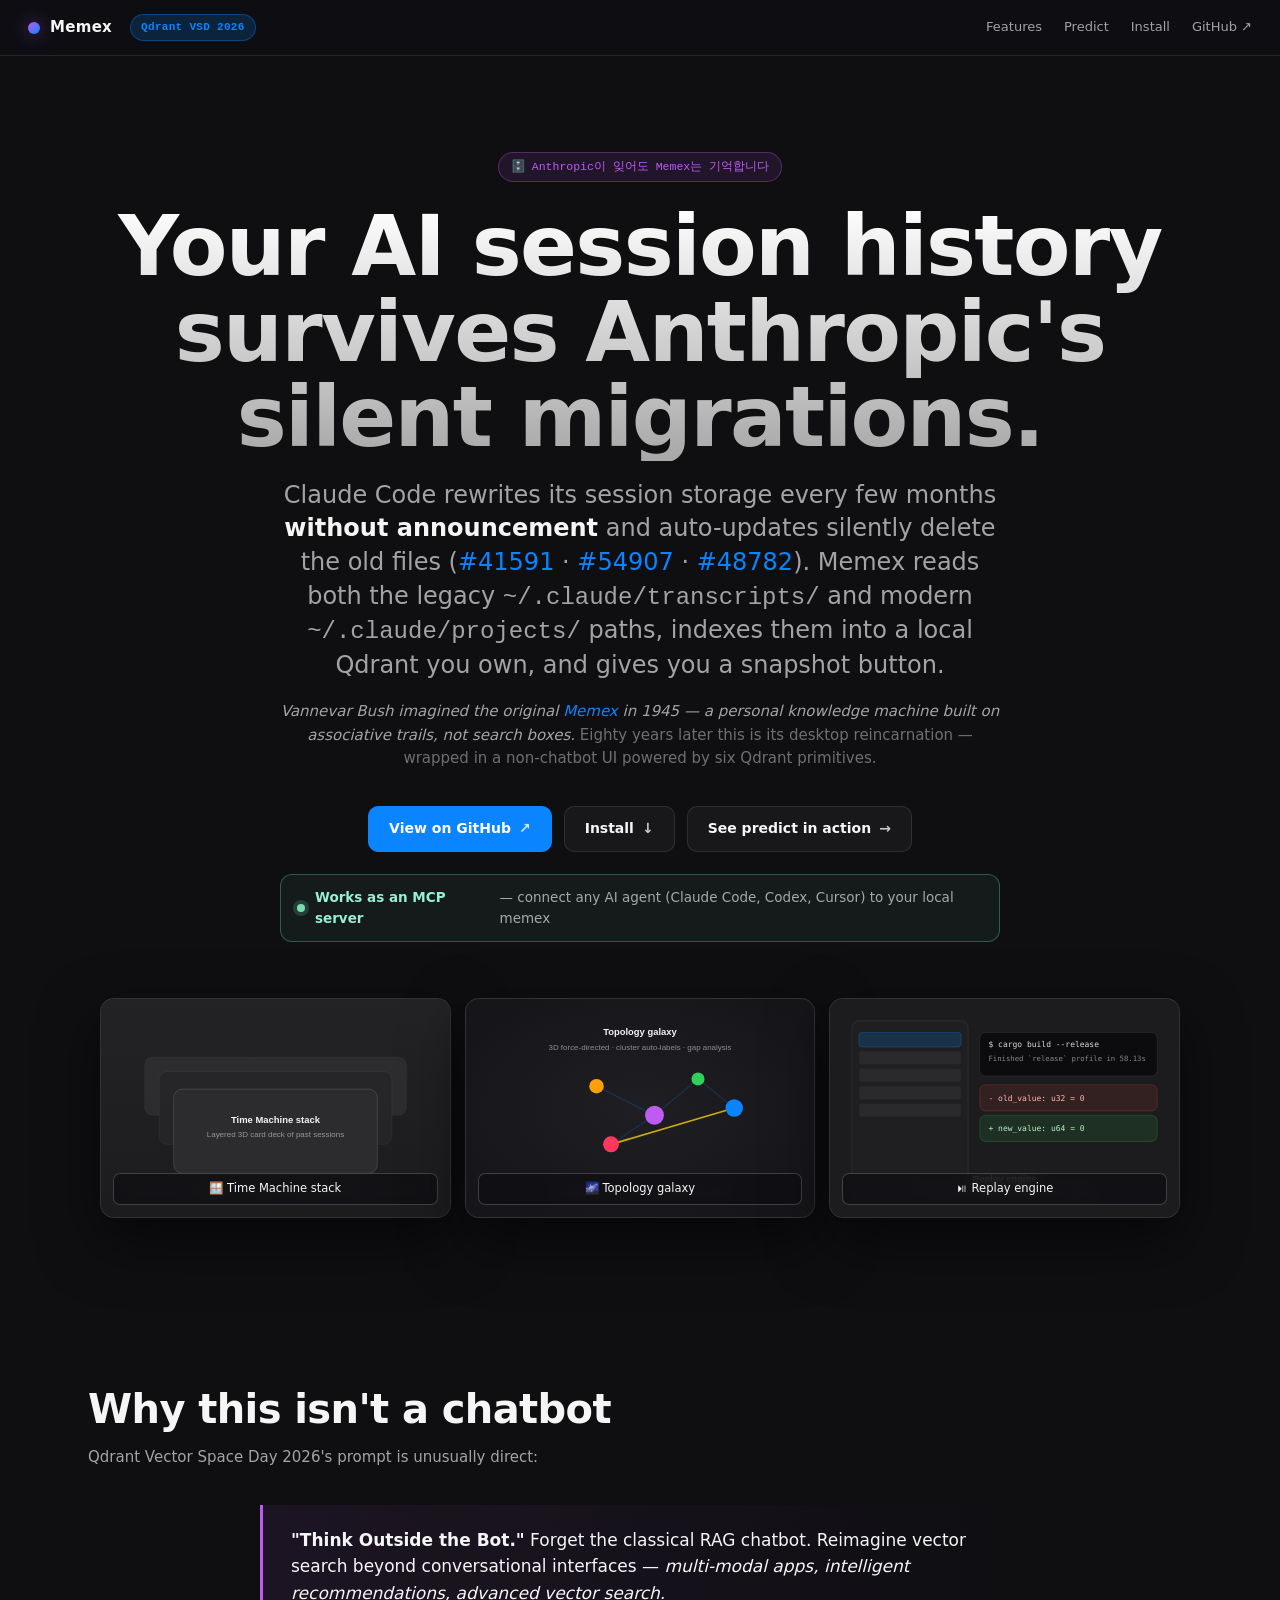
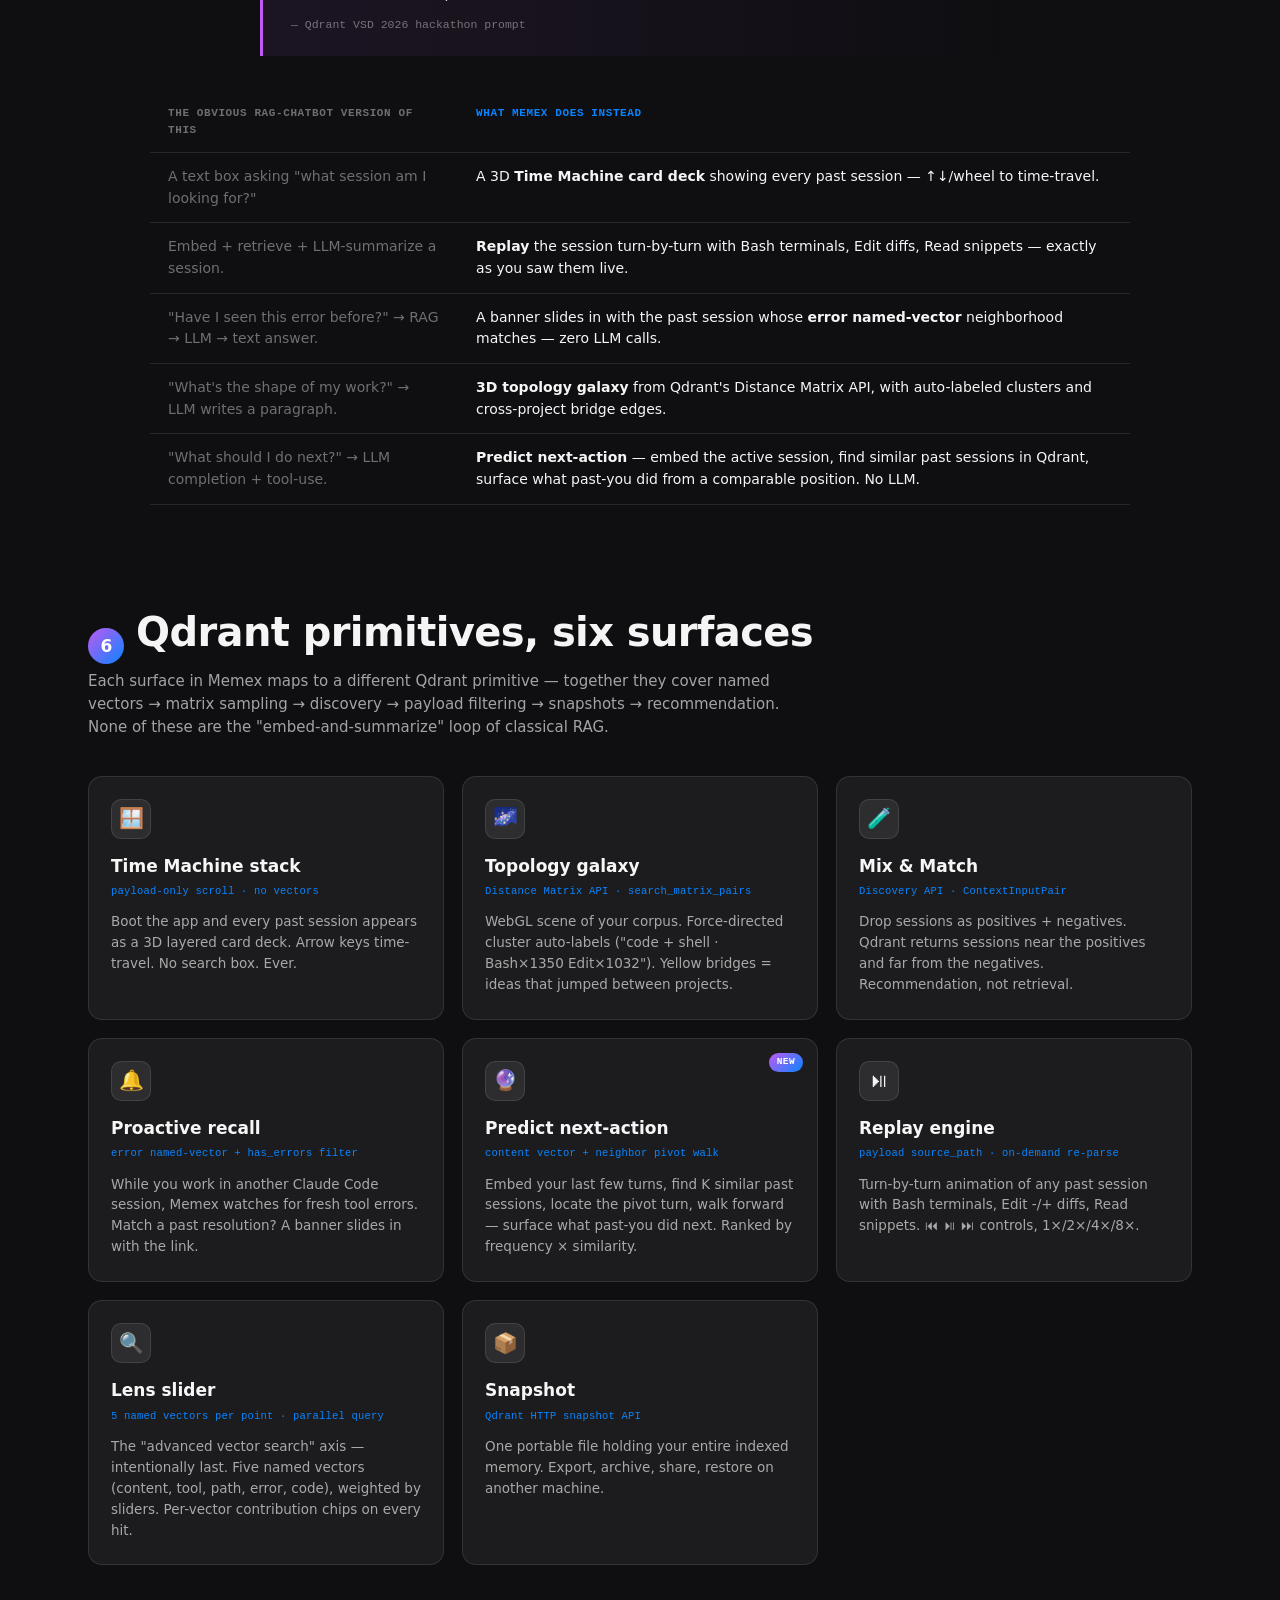
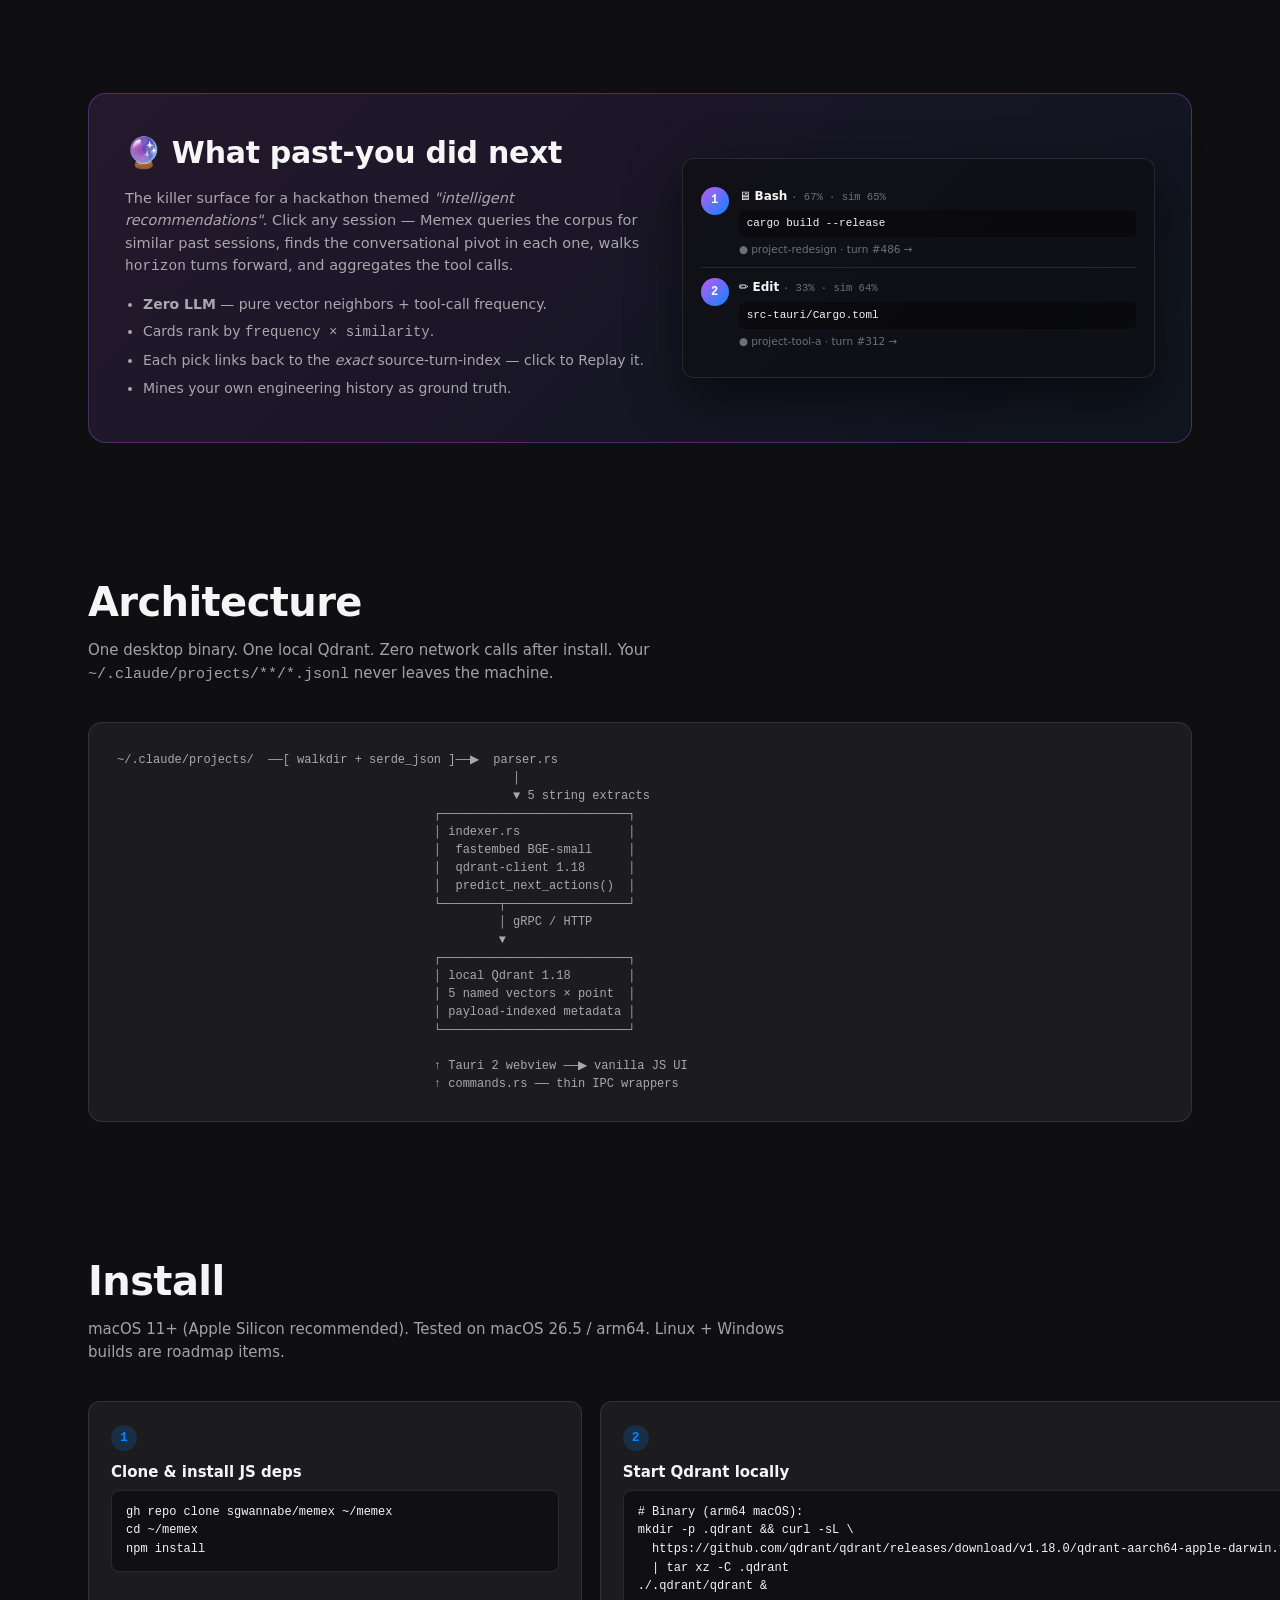
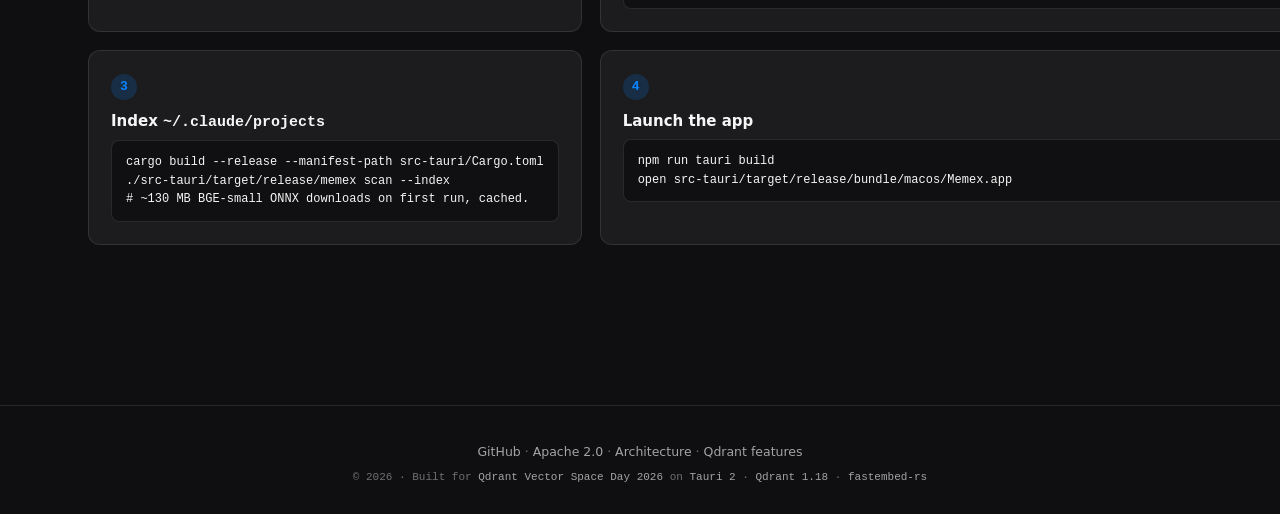
<file: index.html>
<!doctype html>
<html lang="en">
<head>
  <meta charset="UTF-8" />
  <meta name="viewport" content="width=device-width, initial-scale=1.0" />
  <title>Memex — Your AI session history as a navigable spatial memory</title>
  <meta name="description" content="Time Machine for ~/.claude/projects. Six Qdrant primitives wired into one non-chatbot UI. Built for Qdrant Vector Space Day 2026." />
  <meta property="og:title" content="Memex — non-chatbot UI for AI session history" />
  <meta property="og:description" content="Six Qdrant primitives. Zero LLM at runtime. Built for VSD 2026." />
  <meta property="og:type" content="website" />
  <meta property="og:url" content="https://sgwannabe.github.io/memex/" />
  <link rel="icon" type="image/svg+xml" href="docs/img/topology.svg" />
  <style>
    :root {
      --bg-0: #0f0f12;
      --bg-1: #16161a;
      --bg-2: #1c1c1e;
      --bg-3: #232325;
      --bg-glass: rgba(255, 255, 255, 0.04);
      --bg-glass-hi: rgba(255, 255, 255, 0.08);
      --border: rgba(255, 255, 255, 0.10);
      --border-strong: rgba(255, 255, 255, 0.20);
      --fg: rgba(255, 255, 255, 0.96);
      --fg-2: rgba(255, 255, 255, 0.62);
      --fg-3: rgba(255, 255, 255, 0.40);
      --accent: #0a84ff;
      --accent-soft: rgba(10, 132, 255, 0.18);
      --magenta: #bf5af2;
      --green: #30d158;
      --yellow: #ffd60a;
      --red: #ff453a;
      --sans: -apple-system, BlinkMacSystemFont, "SF Pro Display", "SF Pro Text", "Pretendard Variable", "Inter", system-ui, sans-serif;
      --mono: "SF Mono", "JetBrains Mono", ui-monospace, monospace;
      color-scheme: dark;
    }
    * { box-sizing: border-box; }
    html, body {
      margin: 0; padding: 0;
      background: var(--bg-0);
      color: var(--fg);
      font-family: var(--sans);
      -webkit-font-smoothing: antialiased;
      line-height: 1.55;
    }
    a { color: var(--accent); text-decoration: none; }
    a:hover { text-decoration: underline; }
    code, pre { font-family: var(--mono); }

    /* --- ambient background ---------------------------------------- */
    body::before {
      content: "";
      position: fixed; inset: 0; pointer-events: none; z-index: -1;
      background:
        radial-gradient(ellipse 80% 60% at 50% -10%, rgba(10, 132, 255, 0.22), transparent 60%),
        radial-gradient(ellipse 60% 50% at 100% 20%, rgba(191, 90, 242, 0.16), transparent 60%),
        radial-gradient(ellipse 60% 60% at 0% 70%, rgba(48, 209, 88, 0.10), transparent 60%);
    }

    /* --- nav -------------------------------------------------------- */
    nav.top {
      position: sticky; top: 0; z-index: 50;
      display: flex; align-items: center; justify-content: space-between;
      padding: 14px 28px;
      background: rgba(15, 15, 18, 0.72);
      backdrop-filter: saturate(160%) blur(14px);
      border-bottom: 1px solid var(--border);
    }
    nav.top .brand {
      display: flex; align-items: center; gap: 10px;
      font-weight: 700; letter-spacing: 0.3px; font-size: 15px;
    }
    nav.top .brand-dot {
      width: 12px; height: 12px; border-radius: 50%;
      background: linear-gradient(135deg, var(--magenta) 0%, var(--accent) 100%);
      box-shadow: 0 0 18px rgba(191, 90, 242, 0.55);
    }
    nav.top .links { display: flex; gap: 22px; font-size: 13px; color: var(--fg-2); }
    nav.top .links a { color: var(--fg-2); }
    nav.top .links a:hover { color: var(--fg); text-decoration: none; }
    nav.top .badge {
      display: inline-flex; align-items: center; gap: 6px;
      font-family: var(--mono); font-size: 11px;
      padding: 4px 10px; border-radius: 999px;
      background: var(--accent-soft); color: var(--accent);
      border: 1px solid rgba(10, 132, 255, 0.35);
    }

    /* --- container -------------------------------------------------- */
    .wrap { max-width: 1160px; margin: 0 auto; padding: 0 28px; }

    /* --- hero ------------------------------------------------------- */
    section.hero {
      padding: 96px 0 64px;
      text-align: center;
    }
    .hero .eyebrow {
      display: inline-flex; align-items: center; gap: 6px;
      font-family: var(--mono); font-size: 11.5px;
      color: var(--magenta);
      padding: 5px 12px; border-radius: 999px;
      background: rgba(191, 90, 242, 0.10);
      border: 1px solid rgba(191, 90, 242, 0.32);
      margin-bottom: 22px;
    }
    .hero h1 {
      font-size: clamp(40px, 8vw, 84px);
      line-height: 1.02;
      margin: 0 0 18px;
      letter-spacing: -0.02em;
      font-weight: 700;
      background: linear-gradient(180deg, #ffffff 0%, rgba(255, 255, 255, 0.6) 110%);
      -webkit-background-clip: text;
      background-clip: text;
      color: transparent;
    }
    .hero .tagline {
      font-size: clamp(18px, 2.4vw, 24px);
      color: var(--fg-2);
      max-width: 720px; margin: 0 auto 18px;
      line-height: 1.4;
    }
    .hero .lede {
      font-size: 15px; color: var(--fg-3);
      max-width: 720px; margin: 0 auto 36px;
    }
    .hero .lede em { color: var(--fg-2); font-style: italic; }
    .hero .cta {
      display: inline-flex; gap: 12px; flex-wrap: wrap; justify-content: center;
    }
    .btn {
      display: inline-flex; align-items: center; gap: 8px;
      font-family: var(--sans); font-weight: 600; font-size: 14px;
      padding: 11px 20px; border-radius: 10px;
      border: 1px solid var(--border);
      background: var(--bg-glass);
      color: var(--fg);
      text-decoration: none !important;
      cursor: pointer;
      transition: transform 80ms ease, background 160ms ease, border-color 160ms ease;
    }
    .btn:hover { background: var(--bg-glass-hi); border-color: var(--border-strong); transform: translateY(-1px); }
    .btn.primary { background: var(--accent); border-color: var(--accent); color: #fff; }
    .btn.primary:hover { background: #1a90ff; }
    .btn .arrow { font-size: 14px; opacity: 0.8; }

    /* --- MCP badge under the hero CTAs ---------------------------- */
    .mcp-badge {
      margin: 22px auto 0;
      max-width: 720px;
      text-align: left;
      border: 1px solid rgba(120, 220, 180, 0.32);
      background: rgba(120, 220, 180, 0.06);
      border-radius: 12px;
      padding: 12px 16px;
      color: var(--fg-2);
      font-size: 13.5px;
    }
    .mcp-badge[open] { background: rgba(120, 220, 180, 0.10); }
    .mcp-badge summary {
      cursor: pointer;
      list-style: none;
      display: flex; align-items: center; gap: 10px;
      font-weight: 500;
    }
    .mcp-badge summary::-webkit-details-marker { display: none; }
    .mcp-badge summary strong { color: rgb(150, 240, 210); font-weight: 600; }
    .mcp-dot {
      width: 8px; height: 8px; border-radius: 50%;
      background: rgb(120, 220, 180);
      box-shadow: 0 0 0 4px rgba(120, 220, 180, 0.18);
      flex: 0 0 8px;
    }
    .mcp-badge .mcp-cmd { margin-top: 12px; }
    .mcp-badge pre {
      background: rgba(0, 0, 0, 0.32);
      border: 1px solid var(--border);
      border-radius: 8px;
      padding: 10px 12px;
      font-size: 12.5px;
      overflow-x: auto;
      color: var(--fg);
    }
    .mcp-badge code { font-family: var(--mono, ui-monospace, SFMono-Regular, monospace); }
    .mcp-badge .mcp-tools {
      margin: 10px 0 0;
      font-size: 12.5px;
      line-height: 1.55;
      color: var(--fg-2);
    }
    .mcp-badge .mcp-tools code {
      background: rgba(255, 255, 255, 0.06);
      padding: 1px 6px;
      border-radius: 4px;
    }

    /* --- hero screenshots strip ------------------------------------ */
    .shots {
      margin: 56px auto 0;
      display: grid; grid-template-columns: repeat(3, 1fr); gap: 14px;
      max-width: 1080px;
    }
    .shots .shot {
      position: relative;
      border-radius: 14px; overflow: hidden;
      border: 1px solid var(--border);
      background: var(--bg-2);
      box-shadow: 0 22px 60px rgba(0, 0, 0, 0.55);
      transition: transform 280ms ease, border-color 280ms ease;
    }
    .shots .shot:hover { transform: translateY(-4px); border-color: var(--border-strong); }
    .shots .shot img { display: block; width: 100%; height: auto; }
    .shots .shot .cap {
      position: absolute; left: 12px; bottom: 12px; right: 12px;
      font-family: var(--sans); font-size: 11.5px; color: var(--fg);
      padding: 6px 10px; border-radius: 7px;
      background: rgba(15, 15, 18, 0.72);
      border: 1px solid var(--border-strong);
      backdrop-filter: blur(8px);
    }

    /* --- "not a chatbot" anchor ------------------------------------ */
    section.not-bot {
      padding: 96px 0 32px;
    }
    .not-bot .vsd-quote {
      max-width: 760px; margin: 0 auto 36px;
      padding: 22px 28px;
      border-left: 3px solid var(--magenta);
      background: linear-gradient(90deg, rgba(191, 90, 242, 0.08) 0%, transparent 100%);
      border-radius: 0 14px 14px 0;
      font-size: 17px; line-height: 1.55;
    }
    .not-bot .vsd-quote .src {
      display: block; margin-top: 10px;
      font-family: var(--mono); font-size: 11.5px; color: var(--fg-3);
    }
    .not-bot table.contrast {
      width: 100%; max-width: 980px; margin: 0 auto;
      border-collapse: collapse;
      font-size: 14px;
    }
    .not-bot table.contrast th,
    .not-bot table.contrast td {
      padding: 13px 18px;
      text-align: left;
      vertical-align: top;
      border-bottom: 1px solid var(--border);
    }
    .not-bot table.contrast th {
      font-family: var(--mono); font-size: 11px;
      font-weight: 700; text-transform: uppercase; letter-spacing: 0.6px;
      color: var(--fg-3);
    }
    .not-bot table.contrast th:last-child {
      color: var(--accent);
    }
    .not-bot table.contrast td:first-child { color: var(--fg-3); }
    .not-bot table.contrast td:last-child { color: var(--fg); font-weight: 500; }

    /* --- features grid --------------------------------------------- */
    section.features { padding: 64px 0; }
    section h2 {
      font-size: clamp(28px, 4vw, 40px);
      letter-spacing: -0.015em;
      margin: 0 0 6px;
      font-weight: 700;
    }
    section h2 .num {
      display: inline-flex; align-items: center; justify-content: center;
      width: 36px; height: 36px; border-radius: 50%;
      background: linear-gradient(135deg, var(--magenta) 0%, var(--accent) 100%);
      color: white; font-size: 17px; font-weight: 700;
      margin-right: 12px; vertical-align: -6px;
    }
    section .h-sub {
      font-size: 15px; color: var(--fg-2);
      margin: 0 0 36px;
      max-width: 720px;
    }
    .grid {
      display: grid; gap: 18px;
      grid-template-columns: repeat(auto-fill, minmax(320px, 1fr));
    }
    .card {
      position: relative;
      padding: 22px 22px 24px;
      background: var(--bg-2);
      border: 1px solid var(--border);
      border-radius: 14px;
      transition: transform 200ms ease, border-color 200ms ease;
    }
    .card:hover { transform: translateY(-3px); border-color: var(--border-strong); }
    .card .icon {
      display: inline-flex; align-items: center; justify-content: center;
      width: 40px; height: 40px; border-radius: 10px;
      font-size: 20px;
      background: var(--bg-glass-hi);
      border: 1px solid var(--border);
      margin-bottom: 14px;
    }
    .card h3 {
      margin: 0 0 4px; font-size: 17px; font-weight: 600;
    }
    .card .qprim {
      display: block; font-family: var(--mono); font-size: 10.5px;
      color: var(--accent); margin-bottom: 12px;
      letter-spacing: 0.2px;
    }
    .card p { margin: 0; color: var(--fg-2); font-size: 13.5px; line-height: 1.55; }
    .card .badge-new {
      position: absolute; top: 14px; right: 14px;
      font-family: var(--mono); font-size: 9.5px;
      padding: 2px 8px; border-radius: 999px;
      background: linear-gradient(135deg, var(--magenta) 0%, var(--accent) 100%);
      color: #fff; font-weight: 700;
      letter-spacing: 0.4px;
    }

    /* --- predict spotlight ----------------------------------------- */
    section.predict {
      padding: 64px 0;
    }
    .spotlight {
      display: grid; grid-template-columns: 1.1fr 1fr; gap: 36px;
      align-items: center;
      padding: 36px;
      background: linear-gradient(135deg, rgba(191, 90, 242, 0.12) 0%, rgba(10, 132, 255, 0.06) 100%);
      border: 1px solid rgba(191, 90, 242, 0.32);
      border-radius: 18px;
    }
    .spotlight h3 {
      font-size: clamp(22px, 3vw, 30px);
      margin: 0 0 10px;
      letter-spacing: -0.01em;
    }
    .spotlight p { color: var(--fg-2); font-size: 14.5px; margin: 0 0 16px; }
    .spotlight ul { color: var(--fg-2); font-size: 14px; padding-left: 18px; margin: 0; }
    .spotlight ul li { margin-bottom: 6px; }
    .spotlight .demo-card {
      padding: 18px;
      background: rgba(15, 15, 18, 0.72);
      border: 1px solid var(--border);
      border-radius: 12px;
      box-shadow: 0 18px 50px rgba(0, 0, 0, 0.55);
    }
    .spotlight .demo-card .row {
      display: grid; grid-template-columns: 28px 1fr;
      gap: 10px; padding: 10px 0;
      border-bottom: 1px solid var(--border);
    }
    .spotlight .demo-card .row:last-child { border-bottom: none; }
    .spotlight .demo-card .rank {
      width: 28px; height: 28px; border-radius: 50%;
      display: flex; align-items: center; justify-content: center;
      font-family: var(--mono); font-weight: 700; font-size: 12px;
      background: linear-gradient(135deg, var(--magenta), var(--accent));
      color: white;
    }
    .spotlight .demo-card .head { font-size: 12px; }
    .spotlight .demo-card .head strong { color: var(--fg); }
    .spotlight .demo-card .head .meta { font-family: var(--mono); color: var(--fg-3); font-size: 10.5px; }
    .spotlight .demo-card .ex {
      margin-top: 5px;
      font-family: var(--mono); font-size: 11px;
      padding: 5px 8px; border-radius: 5px;
      background: rgba(0, 0, 0, 0.35); color: var(--fg);
      display: block;
    }
    .spotlight .demo-card .src {
      margin-top: 4px;
      font-size: 10.5px; color: var(--fg-3);
    }

    /* --- architecture ---------------------------------------------- */
    section.arch {
      padding: 64px 0;
    }
    .arch-box {
      padding: 28px;
      background: var(--bg-2);
      border: 1px solid var(--border);
      border-radius: 14px;
      font-family: var(--mono); font-size: 12px;
      color: var(--fg-2);
      overflow-x: auto;
      white-space: pre;
      line-height: 1.5;
    }

    /* --- install ---------------------------------------------------- */
    section.install { padding: 64px 0; }
    .steps {
      display: grid; grid-template-columns: repeat(2, 1fr); gap: 18px;
    }
    .step {
      padding: 22px;
      background: var(--bg-2);
      border: 1px solid var(--border);
      border-radius: 12px;
    }
    .step .step-num {
      display: inline-flex; align-items: center; justify-content: center;
      width: 26px; height: 26px; border-radius: 50%;
      background: var(--accent-soft); color: var(--accent);
      font-family: var(--mono); font-weight: 700; font-size: 13px;
      margin-bottom: 10px;
    }
    .step h4 { margin: 0 0 6px; font-size: 15px; font-weight: 600; }
    .step p { margin: 0 0 12px; color: var(--fg-2); font-size: 13px; }
    .step pre {
      margin: 0;
      padding: 12px 14px;
      background: rgba(0, 0, 0, 0.40);
      border: 1px solid var(--border);
      border-radius: 8px;
      font-size: 12px; line-height: 1.55;
      color: var(--fg);
      overflow-x: auto;
    }

    /* --- footer ----------------------------------------------------- */
    footer {
      margin-top: 96px;
      padding: 36px 28px;
      border-top: 1px solid var(--border);
      text-align: center;
      color: var(--fg-3);
      font-size: 12.5px;
    }
    footer a { color: var(--fg-2); }
    footer .credits {
      margin-top: 8px; font-family: var(--mono); font-size: 11px;
    }

    @media (max-width: 760px) {
      .shots { grid-template-columns: 1fr; }
      .spotlight { grid-template-columns: 1fr; padding: 24px; }
      .steps { grid-template-columns: 1fr; }
      nav.top .links { display: none; }
    }
  </style>
</head>
<body>
  <nav class="top">
    <div class="brand">
      <span class="brand-dot"></span> Memex
      <span class="badge" style="margin-left:8px">Qdrant VSD 2026</span>
    </div>
    <div class="links">
      <a href="#features">Features</a>
      <a href="#predict">Predict</a>
      <a href="#install">Install</a>
      <a href="https://github.com/sgwannabe/memex" target="_blank" rel="noopener">GitHub ↗</a>
    </div>
  </nav>

  <section class="hero">
    <div class="wrap">
      <div class="eyebrow">🗄️ Anthropic이 잊어도 Memex는 기억합니다</div>
      <h1>Your AI session history<br>survives Anthropic's silent migrations.</h1>
      <p class="tagline">
        Claude Code rewrites its session storage every few months
        <strong style="color:var(--fg)">without announcement</strong> and
        auto-updates silently delete the old files
        (<a href="https://github.com/anthropics/claude-code/issues/41591" target="_blank" rel="noopener">#41591</a> ·
        <a href="https://github.com/anthropics/claude-code/issues/54907" target="_blank" rel="noopener">#54907</a> ·
        <a href="https://github.com/anthropics/claude-code/issues/48782" target="_blank" rel="noopener">#48782</a>).
        Memex reads both the legacy <code>~/.claude/transcripts/</code>
        and modern <code>~/.claude/projects/</code> paths, indexes them
        into a local Qdrant you own, and gives you a snapshot button.
      </p>
      <p class="lede">
        <em>Vannevar Bush imagined the original
        <a href="https://en.wikipedia.org/wiki/Memex" target="_blank" rel="noopener">Memex</a>
        in 1945 — a personal knowledge machine built on associative trails,
        not search boxes.</em> Eighty years later this is its desktop reincarnation —
        wrapped in a non-chatbot UI powered by six Qdrant primitives.
      </p>
      <div class="cta">
        <a class="btn primary" href="https://github.com/sgwannabe/memex" target="_blank" rel="noopener">
          View on GitHub <span class="arrow">↗</span>
        </a>
        <a class="btn" href="#install">
          Install <span class="arrow">↓</span>
        </a>
        <a class="btn" href="#predict">
          See predict in action <span class="arrow">→</span>
        </a>
      </div>

      <details class="mcp-badge">
        <summary>
          <span class="mcp-dot"></span>
          <strong>Works as an MCP server</strong>
          — connect any AI agent (Claude Code, Codex, Cursor) to your local memex
        </summary>
        <div class="mcp-cmd">
          <pre><code># one-time wiring — any MCP-aware AI agent can now call Memex tools
claude mcp add memex /path/to/memex/src-tauri/target/release/memex mcp

# or let Memex print the exact line for your machine
memex install-mcp --run</code></pre>
          <p class="mcp-tools">
            9 tools exposed: <code>find_similar_sessions</code> ·
            <code>find_similar_error</code> ·
            <code>predict_next_action</code> ·
            <code>mix_similar_sessions</code> ·
            <code>get_session_summary</code> ·
            <code>get_session_turn</code> ·
            <code>list_recent_sessions</code> ·
            <code>analyze_corpus_topology</code> ·
            <code>snapshot_export</code>.
            All stay 100 % local — no telemetry, no LLM call inside the server.
          </p>
        </div>
      </details>

      <div class="shots">
        <div class="shot">
          <img src="docs/img/stack.svg" alt="Time Machine layered card stack" />
          <span class="cap">🪟 Time Machine stack</span>
        </div>
        <div class="shot">
          <img src="docs/img/topology.svg" alt="3D Topology galaxy with cluster labels" />
          <span class="cap">🌌 Topology galaxy</span>
        </div>
        <div class="shot">
          <img src="docs/img/replay.svg" alt="Replay engine — turn-by-turn animation" />
          <span class="cap">⏯ Replay engine</span>
        </div>
      </div>
    </div>
  </section>

  <section class="not-bot">
    <div class="wrap">
      <h2>Why this isn't a chatbot</h2>
      <p class="h-sub">Qdrant Vector Space Day 2026's prompt is unusually direct:</p>

      <div class="vsd-quote">
        <strong>"Think Outside the Bot."</strong> Forget the classical RAG
        chatbot. Reimagine vector search beyond conversational interfaces —
        <em>multi-modal apps, intelligent recommendations, advanced vector
        search.</em>
        <span class="src">— Qdrant VSD 2026 hackathon prompt</span>
      </div>

      <table class="contrast">
        <thead>
          <tr>
            <th>The obvious RAG-chatbot version of this</th>
            <th>What Memex does instead</th>
          </tr>
        </thead>
        <tbody>
          <tr>
            <td>A text box asking "what session am I looking for?"</td>
            <td>A 3D <strong>Time Machine card deck</strong> showing every past session — ↑↓/wheel to time-travel.</td>
          </tr>
          <tr>
            <td>Embed + retrieve + LLM-summarize a session.</td>
            <td><strong>Replay</strong> the session turn-by-turn with Bash terminals, Edit diffs, Read snippets — exactly as you saw them live.</td>
          </tr>
          <tr>
            <td>"Have I seen this error before?" → RAG → LLM → text answer.</td>
            <td>A banner slides in with the past session whose <strong>error named-vector</strong> neighborhood matches — zero LLM calls.</td>
          </tr>
          <tr>
            <td>"What's the shape of my work?" → LLM writes a paragraph.</td>
            <td><strong>3D topology galaxy</strong> from Qdrant's Distance Matrix API, with auto-labeled clusters and cross-project bridge edges.</td>
          </tr>
          <tr>
            <td>"What should I do next?" → LLM completion + tool-use.</td>
            <td><strong>Predict next-action</strong> — embed the active session, find similar past sessions in Qdrant, surface what past-you did from a comparable position. No LLM.</td>
          </tr>
        </tbody>
      </table>
    </div>
  </section>

  <section class="features" id="features">
    <div class="wrap">
      <h2><span class="num">6</span>Qdrant primitives, six surfaces</h2>
      <p class="h-sub">
        Each surface in Memex maps to a different Qdrant primitive — together
        they cover named vectors → matrix sampling → discovery → payload
        filtering → snapshots → recommendation. None of these are the
        "embed-and-summarize" loop of classical RAG.
      </p>

      <div class="grid">
        <div class="card">
          <div class="icon">🪟</div>
          <h3>Time Machine stack</h3>
          <span class="qprim">payload-only scroll · no vectors</span>
          <p>Boot the app and every past session appears as a 3D layered card deck. Arrow keys time-travel. No search box. Ever.</p>
        </div>

        <div class="card">
          <div class="icon">🌌</div>
          <h3>Topology galaxy</h3>
          <span class="qprim">Distance Matrix API · search_matrix_pairs</span>
          <p>WebGL scene of your corpus. Force-directed cluster auto-labels ("code + shell · Bash×1350 Edit×1032"). Yellow bridges = ideas that jumped between projects.</p>
        </div>

        <div class="card">
          <div class="icon">🧪</div>
          <h3>Mix &amp; Match</h3>
          <span class="qprim">Discovery API · ContextInputPair</span>
          <p>Drop sessions as positives + negatives. Qdrant returns sessions near the positives and far from the negatives. Recommendation, not retrieval.</p>
        </div>

        <div class="card">
          <div class="icon">🔔</div>
          <h3>Proactive recall</h3>
          <span class="qprim">error named-vector + has_errors filter</span>
          <p>While you work in another Claude Code session, Memex watches for fresh tool errors. Match a past resolution? A banner slides in with the link.</p>
        </div>

        <div class="card">
          <span class="badge-new">NEW</span>
          <div class="icon">🔮</div>
          <h3>Predict next-action</h3>
          <span class="qprim">content vector + neighbor pivot walk</span>
          <p>Embed your last few turns, find K similar past sessions, locate the pivot turn, walk forward — surface what past-you did next. Ranked by frequency × similarity.</p>
        </div>

        <div class="card">
          <div class="icon">⏯</div>
          <h3>Replay engine</h3>
          <span class="qprim">payload source_path · on-demand re-parse</span>
          <p>Turn-by-turn animation of any past session with Bash terminals, Edit -/+ diffs, Read snippets. ⏮ ⏯ ⏭ controls, 1×/2×/4×/8×.</p>
        </div>

        <div class="card">
          <div class="icon">🔍</div>
          <h3>Lens slider</h3>
          <span class="qprim">5 named vectors per point · parallel query</span>
          <p>The "advanced vector search" axis — intentionally last. Five named vectors (content, tool, path, error, code), weighted by sliders. Per-vector contribution chips on every hit.</p>
        </div>

        <div class="card">
          <div class="icon">📦</div>
          <h3>Snapshot</h3>
          <span class="qprim">Qdrant HTTP snapshot API</span>
          <p>One portable file holding your entire indexed memory. Export, archive, share, restore on another machine.</p>
        </div>
      </div>
    </div>
  </section>

  <section class="predict" id="predict">
    <div class="wrap">
      <div class="spotlight">
        <div>
          <h3>🔮 What past-you did next</h3>
          <p>
            The killer surface for a hackathon themed
            <em>"intelligent recommendations"</em>. Click any session — Memex
            queries the corpus for similar past sessions, finds the conversational
            pivot in each one, walks <code>horizon</code> turns forward, and
            aggregates the tool calls.
          </p>
          <ul>
            <li><strong>Zero LLM</strong> — pure vector neighbors + tool-call frequency.</li>
            <li>Cards rank by <code>frequency × similarity</code>.</li>
            <li>Each pick links back to the <em>exact</em> source-turn-index — click to Replay it.</li>
            <li>Mines your own engineering history as ground truth.</li>
          </ul>
        </div>
        <div class="demo-card">
          <div class="row">
            <div class="rank">1</div>
            <div>
              <div class="head">
                🖥 <strong>Bash</strong>
                <span class="meta">· 67% · sim 65%</span>
              </div>
              <code class="ex">cargo build --release</code>
              <div class="src">● project-redesign · turn #486 →</div>
            </div>
          </div>
          <div class="row">
            <div class="rank">2</div>
            <div>
              <div class="head">
                ✏️ <strong>Edit</strong>
                <span class="meta">· 33% · sim 64%</span>
              </div>
              <code class="ex">src-tauri/Cargo.toml</code>
              <div class="src">● project-tool-a · turn #312 →</div>
            </div>
          </div>
        </div>
      </div>
    </div>
  </section>

  <section class="arch">
    <div class="wrap">
      <h2>Architecture</h2>
      <p class="h-sub">
        One desktop binary. One local Qdrant. Zero network calls after install.
        Your <code>~/.claude/projects/**/*.jsonl</code> never leaves the machine.
      </p>
      <div class="arch-box">~/.claude/projects/  ──[ walkdir + serde_json ]──▶  parser.rs
                                                       │
                                                       ▼ 5 string extracts
                                            ┌──────────────────────────┐
                                            │ indexer.rs               │
                                            │  fastembed BGE-small     │
                                            │  qdrant-client 1.18      │
                                            │  predict_next_actions()  │
                                            └────────┬─────────────────┘
                                                     │ gRPC / HTTP
                                                     ▼
                                            ┌──────────────────────────┐
                                            │ local Qdrant 1.18        │
                                            │ 5 named vectors × point  │
                                            │ payload-indexed metadata │
                                            └──────────────────────────┘

                                            ↑ Tauri 2 webview ──▶ vanilla JS UI
                                            ↑ commands.rs ── thin IPC wrappers</div>
    </div>
  </section>

  <section class="install" id="install">
    <div class="wrap">
      <h2>Install</h2>
      <p class="h-sub">
        macOS 11+ (Apple Silicon recommended). Tested on macOS 26.5 / arm64.
        Linux + Windows builds are roadmap items.
      </p>
      <div class="steps">
        <div class="step">
          <div class="step-num">1</div>
          <h4>Clone &amp; install JS deps</h4>
          <pre>gh repo clone sgwannabe/memex ~/memex
cd ~/memex
npm install</pre>
        </div>
        <div class="step">
          <div class="step-num">2</div>
          <h4>Start Qdrant locally</h4>
          <pre># Binary (arm64 macOS):
mkdir -p .qdrant && curl -sL \
  https://github.com/qdrant/qdrant/releases/download/v1.18.0/qdrant-aarch64-apple-darwin.tar.gz \
  | tar xz -C .qdrant
./.qdrant/qdrant &amp;</pre>
        </div>
        <div class="step">
          <div class="step-num">3</div>
          <h4>Index <code>~/.claude/projects</code></h4>
          <pre>cargo build --release --manifest-path src-tauri/Cargo.toml
./src-tauri/target/release/memex scan --index
# ~130 MB BGE-small ONNX downloads on first run, cached.</pre>
        </div>
        <div class="step">
          <div class="step-num">4</div>
          <h4>Launch the app</h4>
          <pre>npm run tauri build
open src-tauri/target/release/bundle/macos/Memex.app</pre>
        </div>
      </div>
    </div>
  </section>

  <footer>
    <div>
      <a href="https://github.com/sgwannabe/memex">GitHub</a> ·
      <a href="https://github.com/sgwannabe/memex/blob/main/LICENSE">Apache 2.0</a> ·
      <a href="https://github.com/sgwannabe/memex/blob/main/docs/architecture.md">Architecture</a> ·
      <a href="https://github.com/sgwannabe/memex/blob/main/docs/qdrant-features.md">Qdrant features</a>
    </div>
    <div class="credits">
      © 2026 · Built for
      <a href="https://qdrant.tech/blog/vector-space-day-sf-2026/" target="_blank" rel="noopener">Qdrant Vector Space Day 2026</a>
      on
      <a href="https://tauri.app">Tauri 2</a> ·
      <a href="https://qdrant.tech">Qdrant 1.18</a> ·
      <a href="https://github.com/Anush008/fastembed-rs">fastembed-rs</a>
    </div>
  </footer>
</body>
</html>
</file>
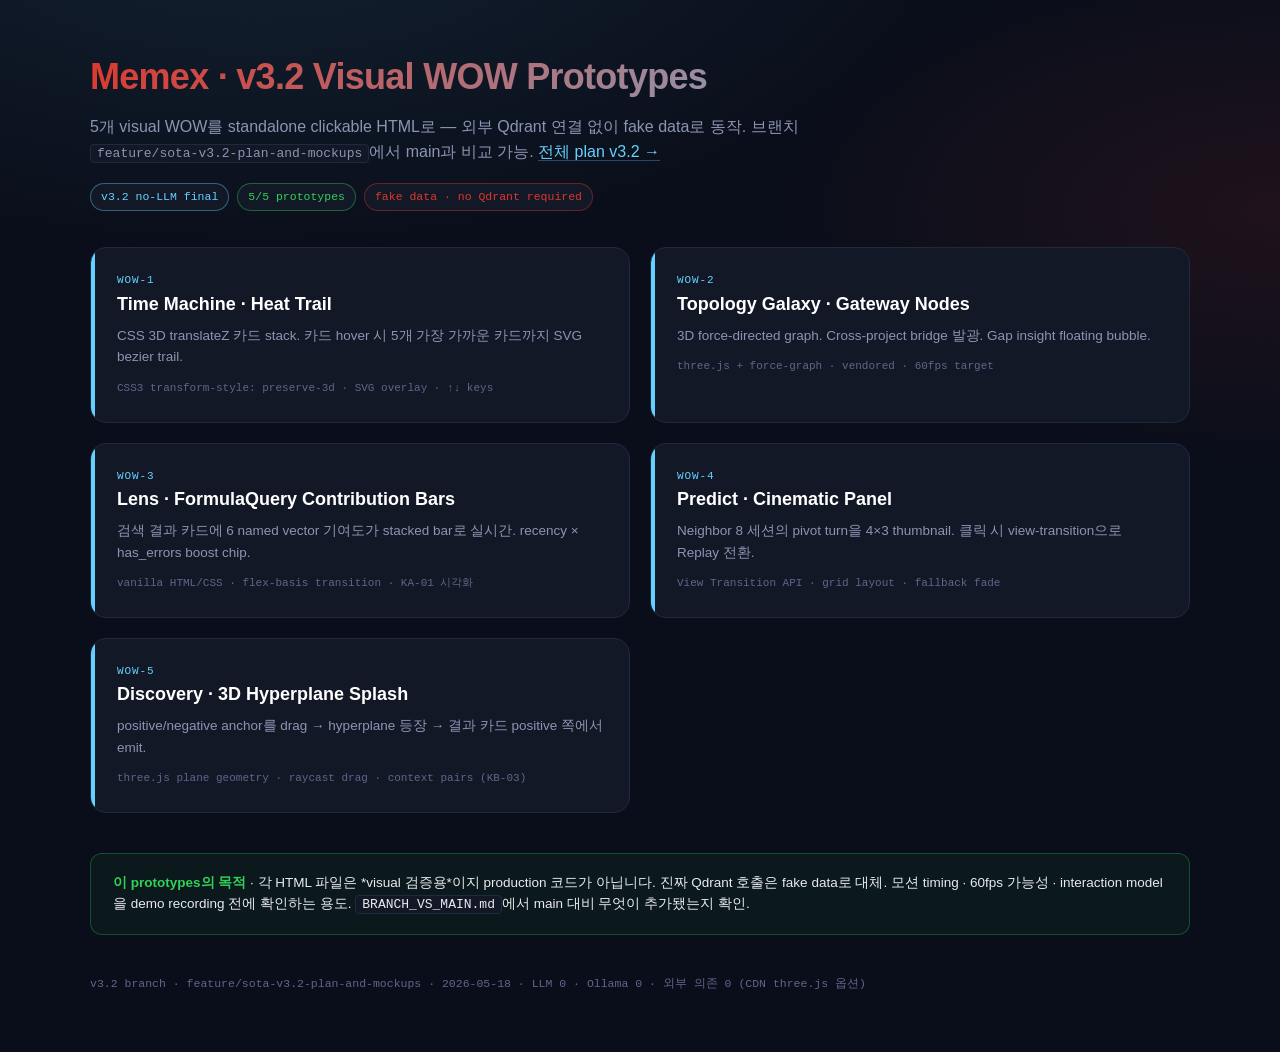
<file: claudedocs/prototypes/index.html>
<!doctype html>
<html lang="ko">
<head>
<meta charset="utf-8" />
<meta name="viewport" content="width=device-width, initial-scale=1" />
<meta name="color-scheme" content="dark" />
<title>Memex · v3.2 Visual WOW Prototypes</title>
<style>
  :root {
    --bg: #0a0e1a; --bg-elev: #131826; --border: #1f2940;
    --fg: #e8eaf1; --fg-muted: #8b95b3; --fg-dim: #5d678a;
    --accent: #dc382d; --accent-2: #bf5af2; --accent-3: #30d158;
    --accent-4: #ffd60a; --accent-5: #64d2ff; --accent-6: #ff6482;
    --mono: "JetBrains Mono","SF Mono",Menlo,Consolas,monospace;
    --sans: -apple-system,BlinkMacSystemFont,"Inter","SF Pro Text",sans-serif;
  }
  * { box-sizing: border-box; }
  body {
    margin: 0; min-height: 100vh; padding: 48px 32px;
    background:
      radial-gradient(1200px 600px at 20% -10%, rgba(100,210,255,.10), transparent 60%),
      radial-gradient(1000px 500px at 100% 20%, rgba(220,56,45,.10), transparent 50%),
      var(--bg);
    color: var(--fg); font-family: var(--sans); line-height: 1.6;
  }
  .wrap { max-width: 1100px; margin: 0 auto; }
  h1 {
    font-size: 36px; margin: 0 0 8px; letter-spacing: -.02em; font-weight: 800;
    background: linear-gradient(135deg, #dc382d 0%, #64d2ff 100%);
    -webkit-background-clip: text; background-clip: text; color: transparent;
  }
  .sub { color: var(--fg-muted); font-size: 16px; max-width: 720px; margin: 0 0 8px; }
  .meta { display: flex; gap: 8px; flex-wrap: wrap; margin: 18px 0 36px; }
  .pill {
    padding: 4px 10px; border-radius: 999px; font-family: var(--mono); font-size: 11.5px;
    background: var(--bg-elev); border: 1px solid var(--border); color: var(--fg-muted);
  }
  .pill.blue { color: var(--accent-5); border-color: rgba(100,210,255,.4); }
  .pill.green { color: var(--accent-3); border-color: rgba(48,209,88,.4); }
  .pill.red { color: var(--accent); border-color: rgba(220,56,45,.4); }
  .grid { display: grid; grid-template-columns: repeat(2, 1fr); gap: 20px; }
  @media (max-width: 760px) { .grid { grid-template-columns: 1fr; } }
  a.card {
    display: block; text-decoration: none; color: inherit;
    background: var(--bg-elev); border: 1px solid var(--border); border-radius: 16px;
    padding: 24px 26px; transition: all .2s;
    position: relative; overflow: hidden;
  }
  a.card::before {
    content: ""; position: absolute; left: 0; top: 0; bottom: 0; width: 4px;
    background: var(--accent-5);
  }
  a.card:hover {
    transform: translateY(-3px); border-color: rgba(100,210,255,.4);
    box-shadow: 0 16px 40px rgba(0,0,0,.4), 0 0 0 1px rgba(100,210,255,.2);
  }
  a.card h3 { margin: 0 0 6px; font-size: 18px; color: #fff; font-weight: 600; }
  a.card .num { font-family: var(--mono); font-size: 11px; color: var(--accent-5); letter-spacing: .08em; }
  a.card .desc { font-size: 13.5px; color: var(--fg-muted); margin: 6px 0 12px; }
  a.card .tech { font-family: var(--mono); font-size: 11px; color: var(--fg-dim); }
  .note {
    margin: 40px 0 0; padding: 18px 22px; border-radius: 12px;
    background: rgba(48,209,88,.05); border: 1px solid rgba(48,209,88,.3);
    font-size: 13.5px; color: var(--fg);
  }
  .note b { color: var(--accent-3); }
  .footer { margin-top: 40px; font-family: var(--mono); font-size: 11.5px; color: var(--fg-dim); }
  a { color: var(--accent-5); text-decoration: none; border-bottom: 1px solid rgba(100,210,255,.3); }
  code { font-family: var(--mono); font-size: 13px; background: var(--bg-elev); padding: 1px 6px; border-radius: 4px; border: 1px solid var(--border); }
</style>
</head>
<body>
<div class="wrap">
  <h1>Memex · v3.2 Visual WOW Prototypes</h1>
  <p class="sub">5개 visual WOW를 standalone clickable HTML로 — 외부 Qdrant 연결 없이 fake data로 동작. 브랜치 <code>feature/sota-v3.2-plan-and-mockups</code>에서 main과 비교 가능. <a href="../sota-plan-v3.html">전체 plan v3.2 →</a></p>

  <div class="meta">
    <span class="pill blue">v3.2 no-LLM final</span>
    <span class="pill green">5/5 prototypes</span>
    <span class="pill red">fake data · no Qdrant required</span>
  </div>

  <div class="grid">
    <a class="card" href="wow-1-time-machine-heat-trail.html">
      <div class="num">WOW-1</div>
      <h3>Time Machine · Heat Trail</h3>
      <p class="desc">CSS 3D translateZ 카드 stack. 카드 hover 시 5개 가장 가까운 카드까지 SVG bezier trail.</p>
      <div class="tech">CSS3 transform-style: preserve-3d · SVG overlay · ↑↓ keys</div>
    </a>

    <a class="card" href="wow-2-topology-galaxy.html">
      <div class="num">WOW-2</div>
      <h3>Topology Galaxy · Gateway Nodes</h3>
      <p class="desc">3D force-directed graph. Cross-project bridge 발광. Gap insight floating bubble.</p>
      <div class="tech">three.js + force-graph · vendored · 60fps target</div>
    </a>

    <a class="card" href="wow-3-lens-contribution-bars.html">
      <div class="num">WOW-3</div>
      <h3>Lens · FormulaQuery Contribution Bars</h3>
      <p class="desc">검색 결과 카드에 6 named vector 기여도가 stacked bar로 실시간. recency × has_errors boost chip.</p>
      <div class="tech">vanilla HTML/CSS · flex-basis transition · KA-01 시각화</div>
    </a>

    <a class="card" href="wow-4-predict-cinematic.html">
      <div class="num">WOW-4</div>
      <h3>Predict · Cinematic Panel</h3>
      <p class="desc">Neighbor 8 세션의 pivot turn을 4×3 thumbnail. 클릭 시 view-transition으로 Replay 전환.</p>
      <div class="tech">View Transition API · grid layout · fallback fade</div>
    </a>

    <a class="card" href="wow-5-discovery-splash.html">
      <div class="num">WOW-5</div>
      <h3>Discovery · 3D Hyperplane Splash</h3>
      <p class="desc">positive/negative anchor를 drag → hyperplane 등장 → 결과 카드 positive 쪽에서 emit.</p>
      <div class="tech">three.js plane geometry · raycast drag · context pairs (KB-03)</div>
    </a>
  </div>

  <div class="note">
    <b>이 prototypes의 목적</b> · 각 HTML 파일은 *visual 검증용*이지 production 코드가 아닙니다. 진짜 Qdrant 호출은 fake data로 대체. 모션 timing · 60fps 가능성 · interaction model을 demo recording 전에 확인하는 용도. <code>BRANCH_VS_MAIN.md</code>에서 main 대비 무엇이 추가됐는지 확인.
  </div>

  <p class="footer">v3.2 branch · feature/sota-v3.2-plan-and-mockups · 2026-05-18 · LLM 0 · Ollama 0 · 외부 의존 0 (CDN three.js 옵션)</p>
</div>
</body>
</html>
</file>
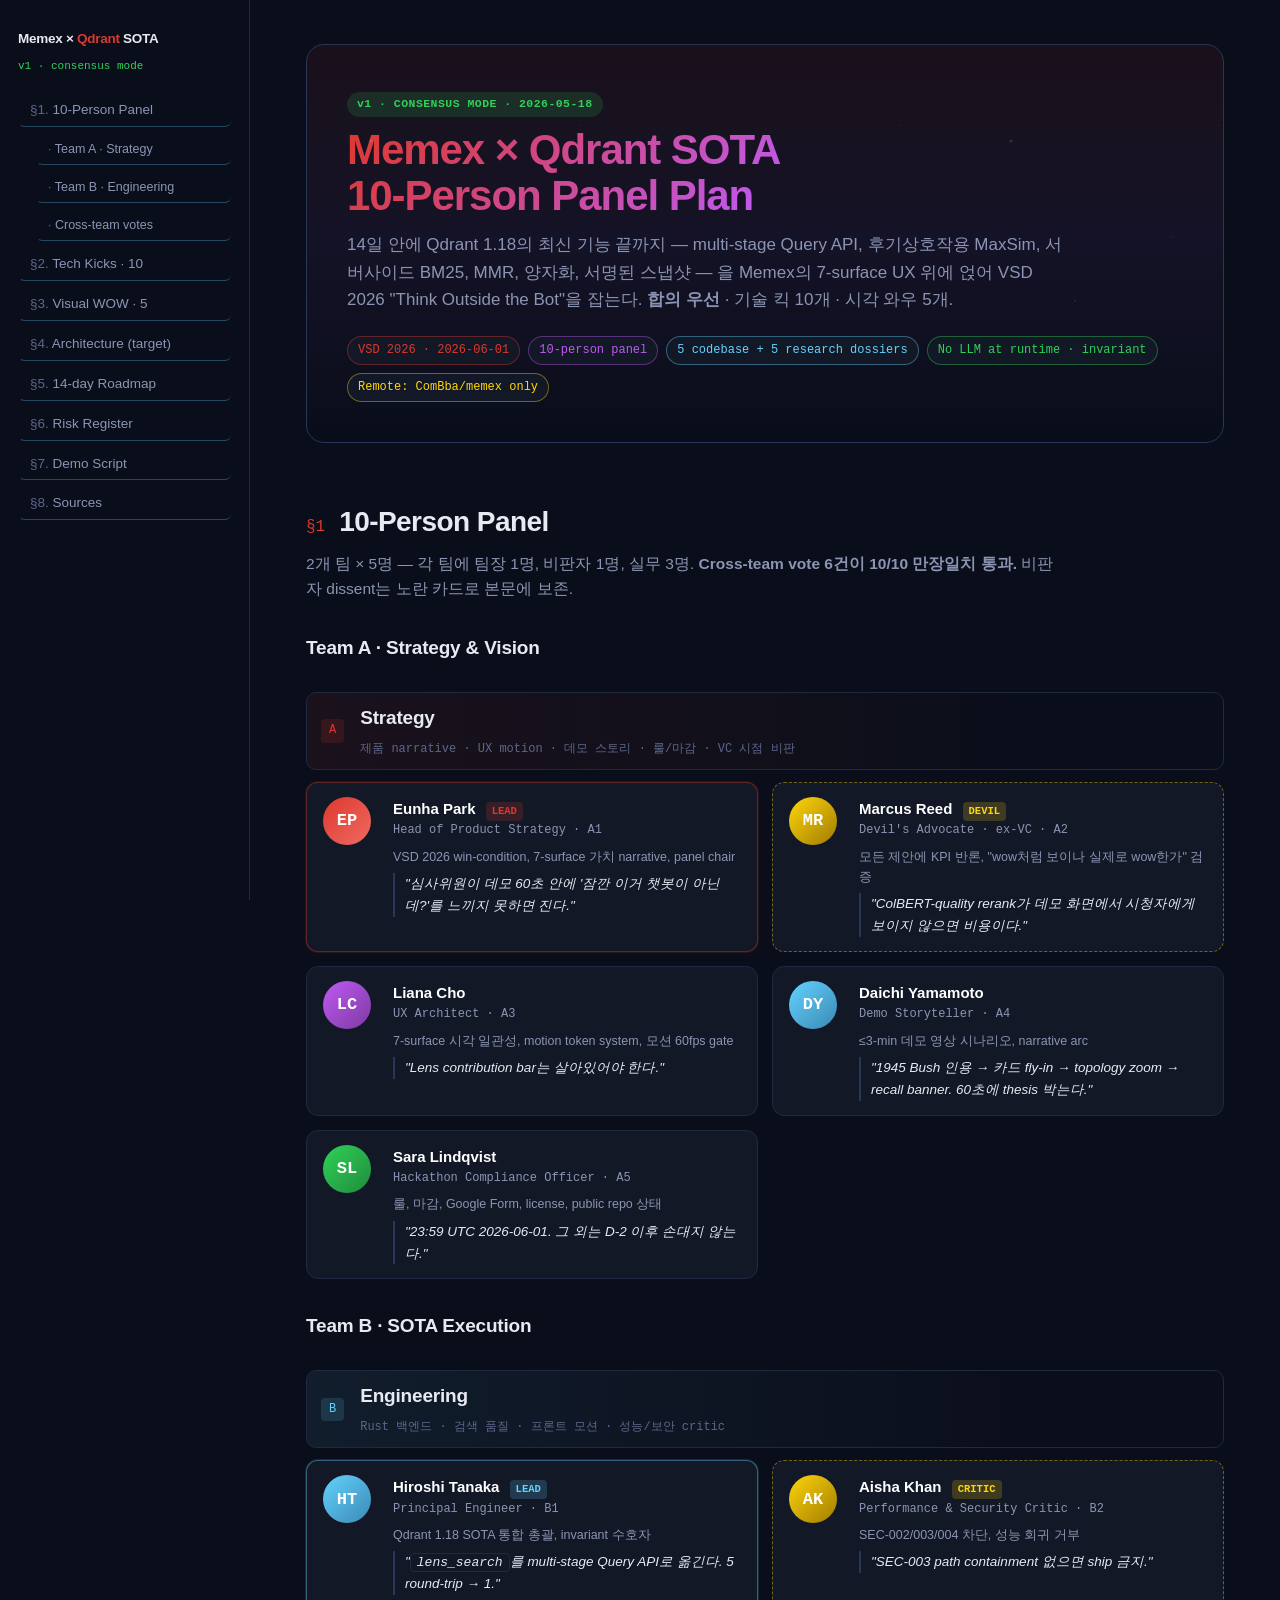
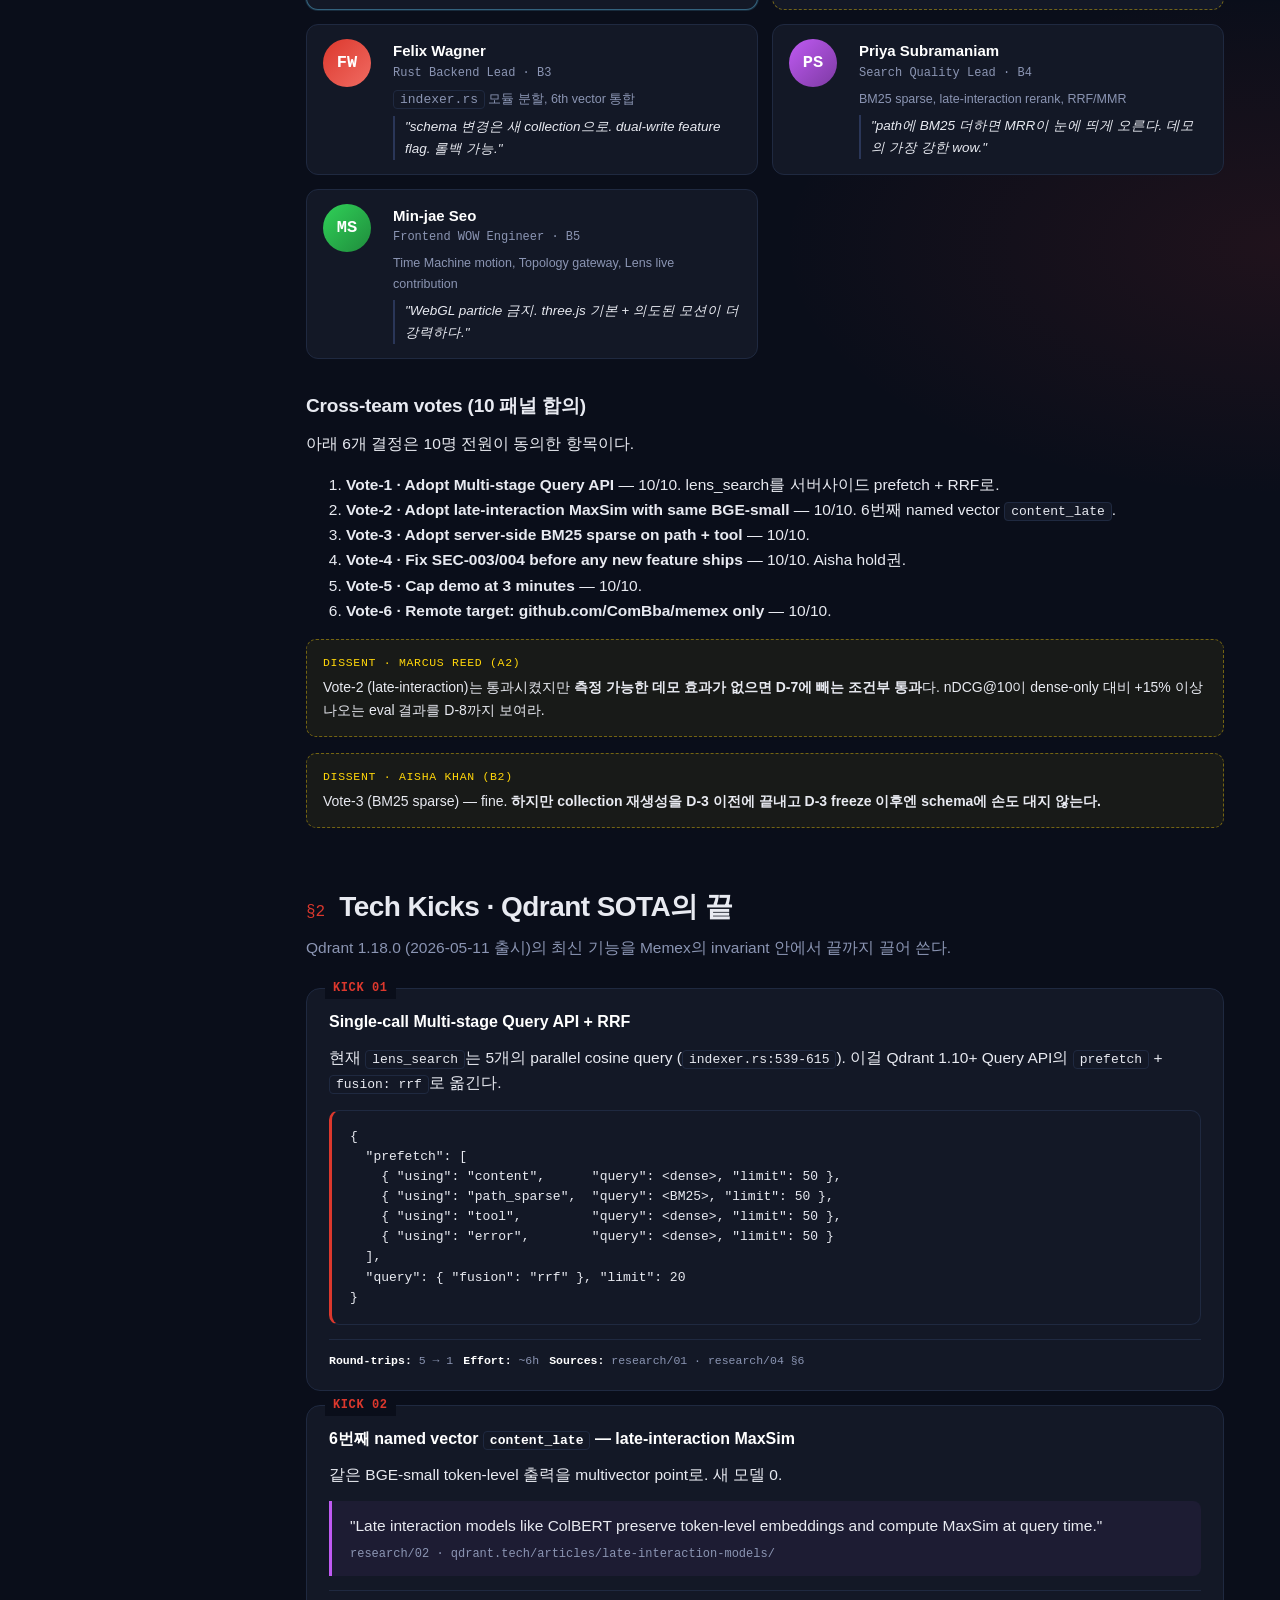
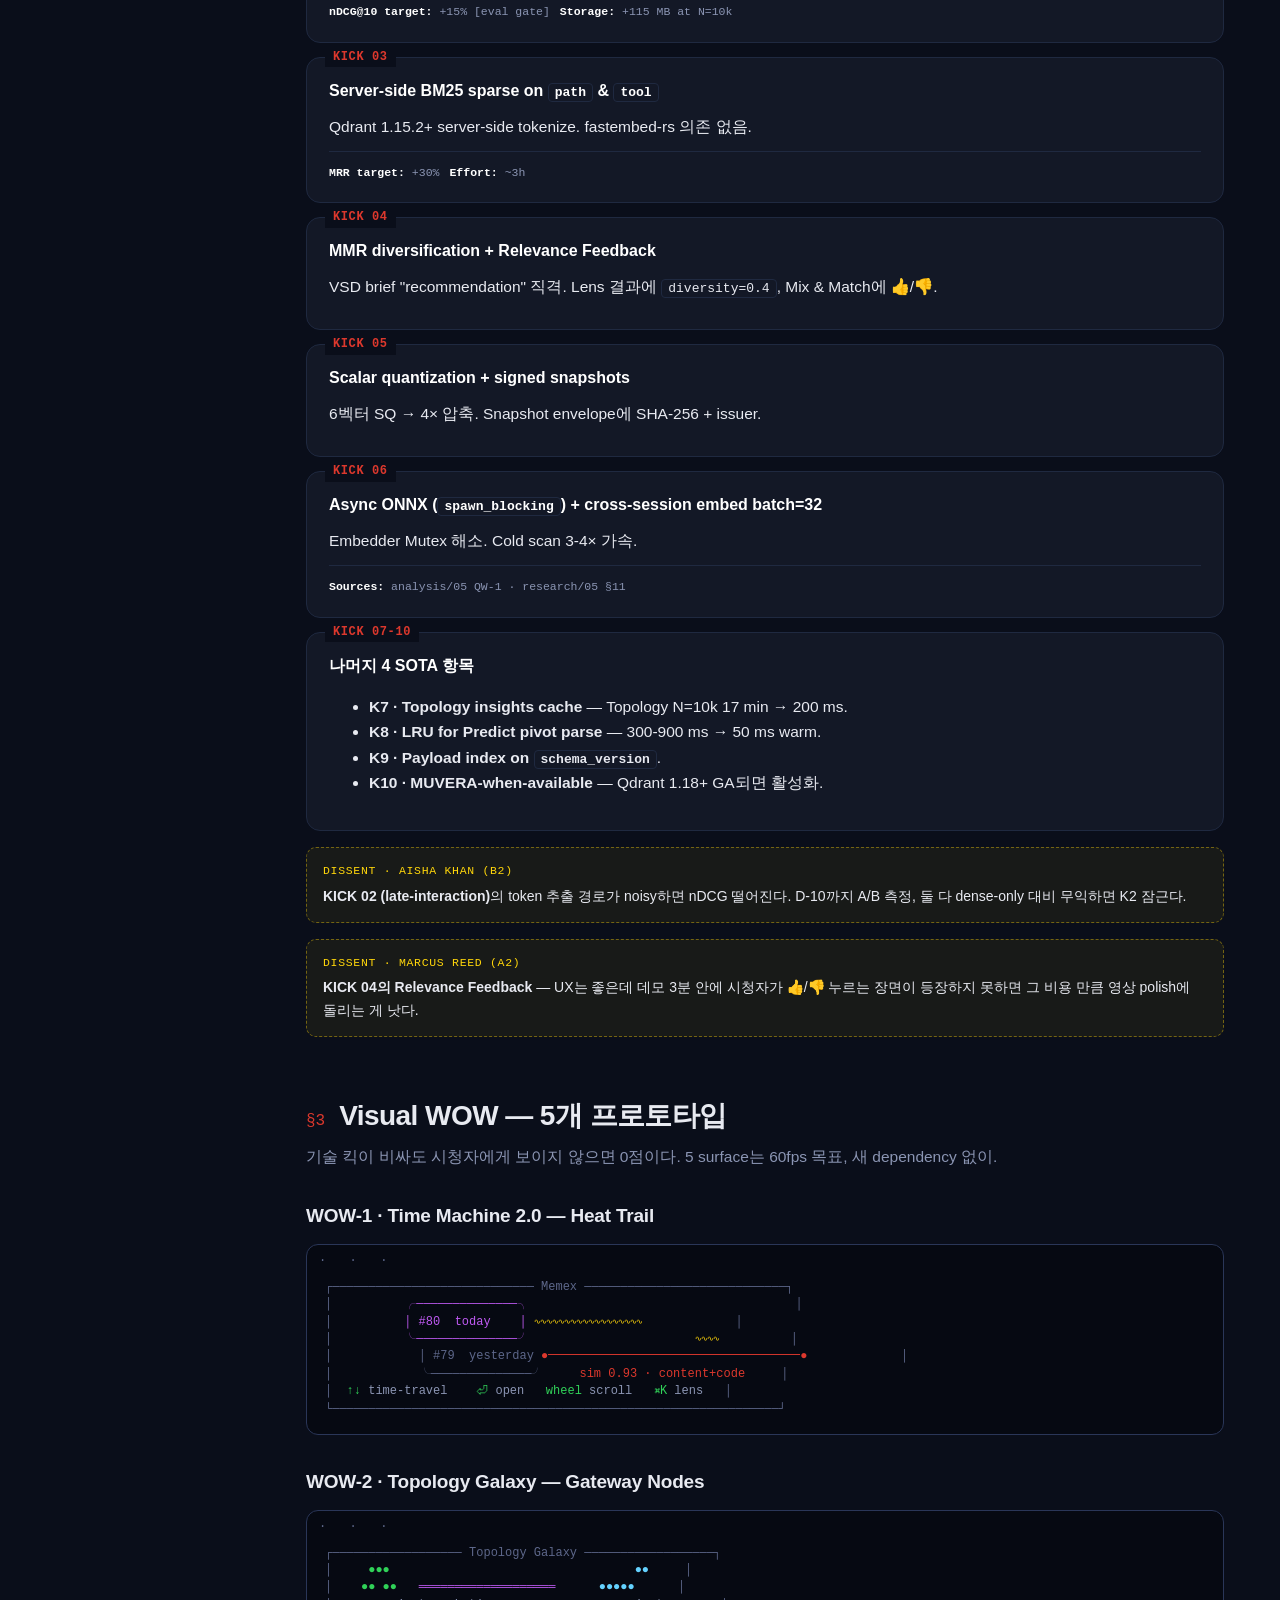
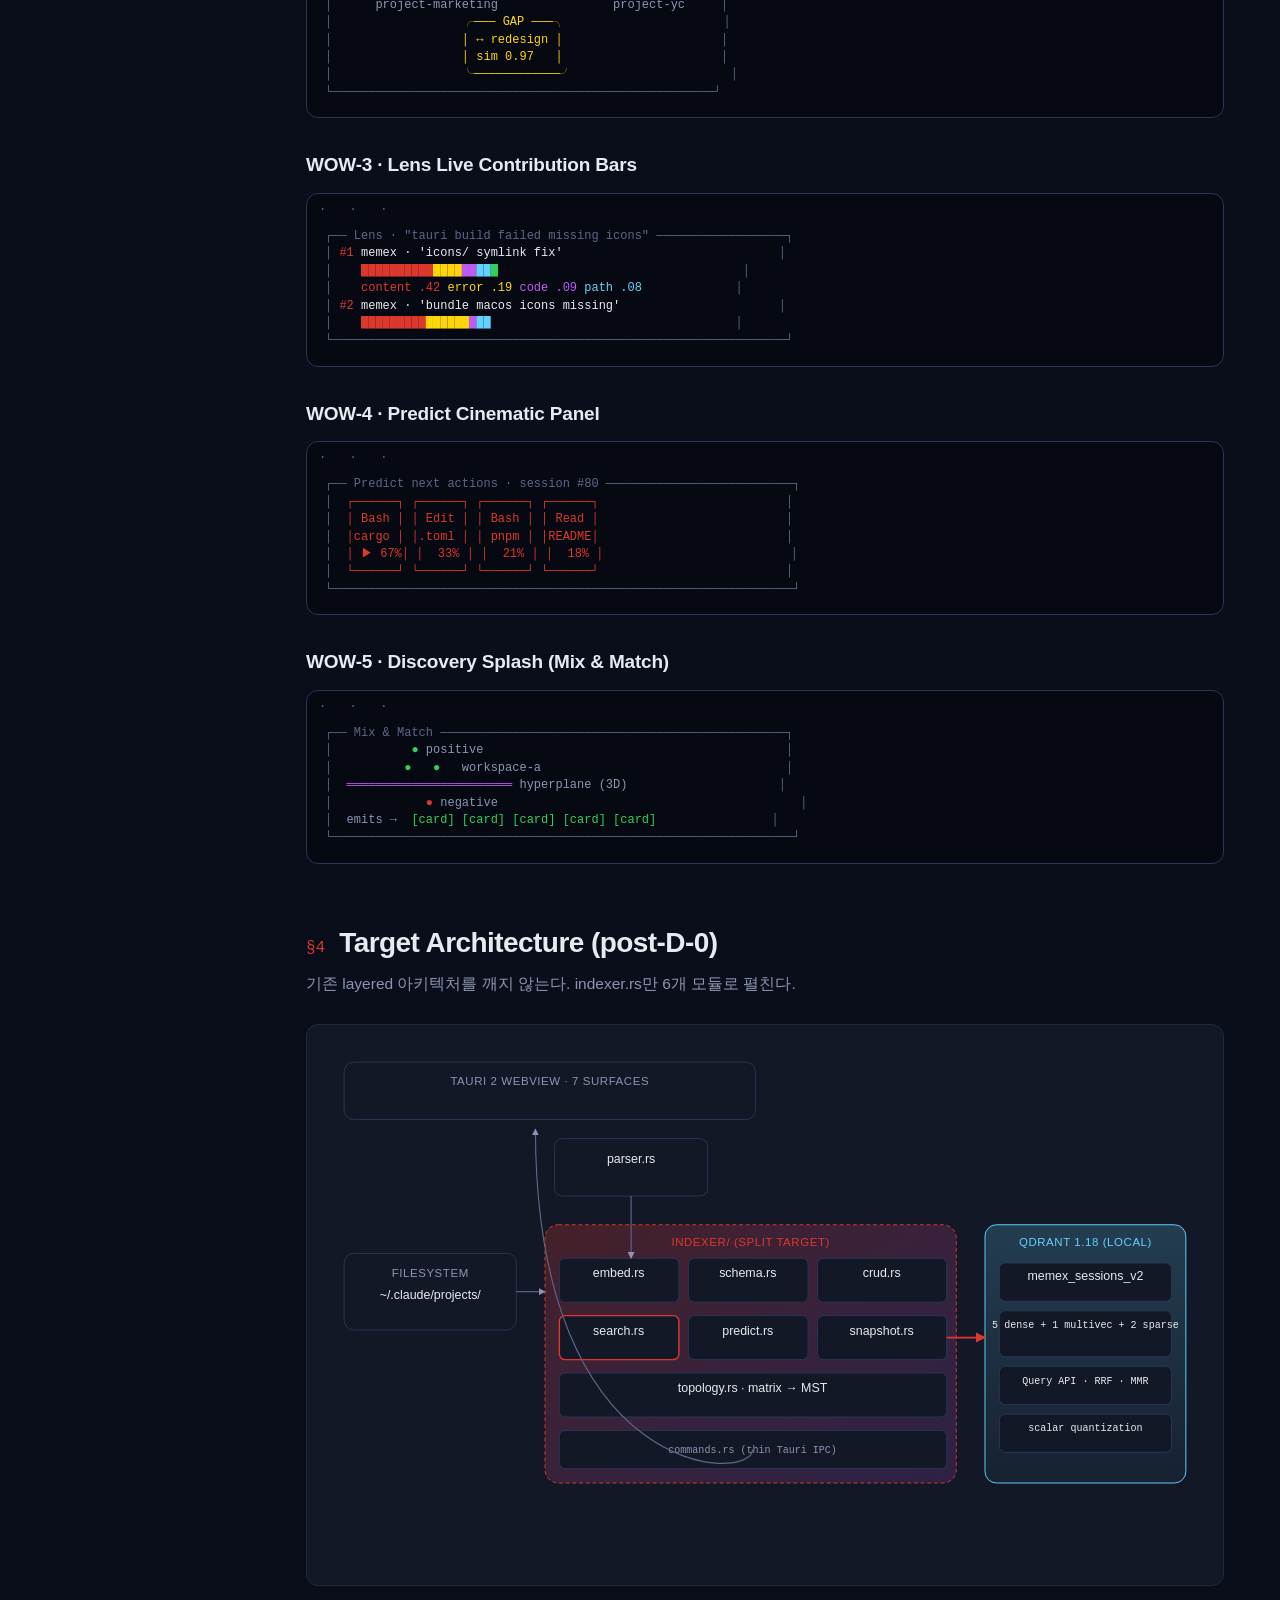
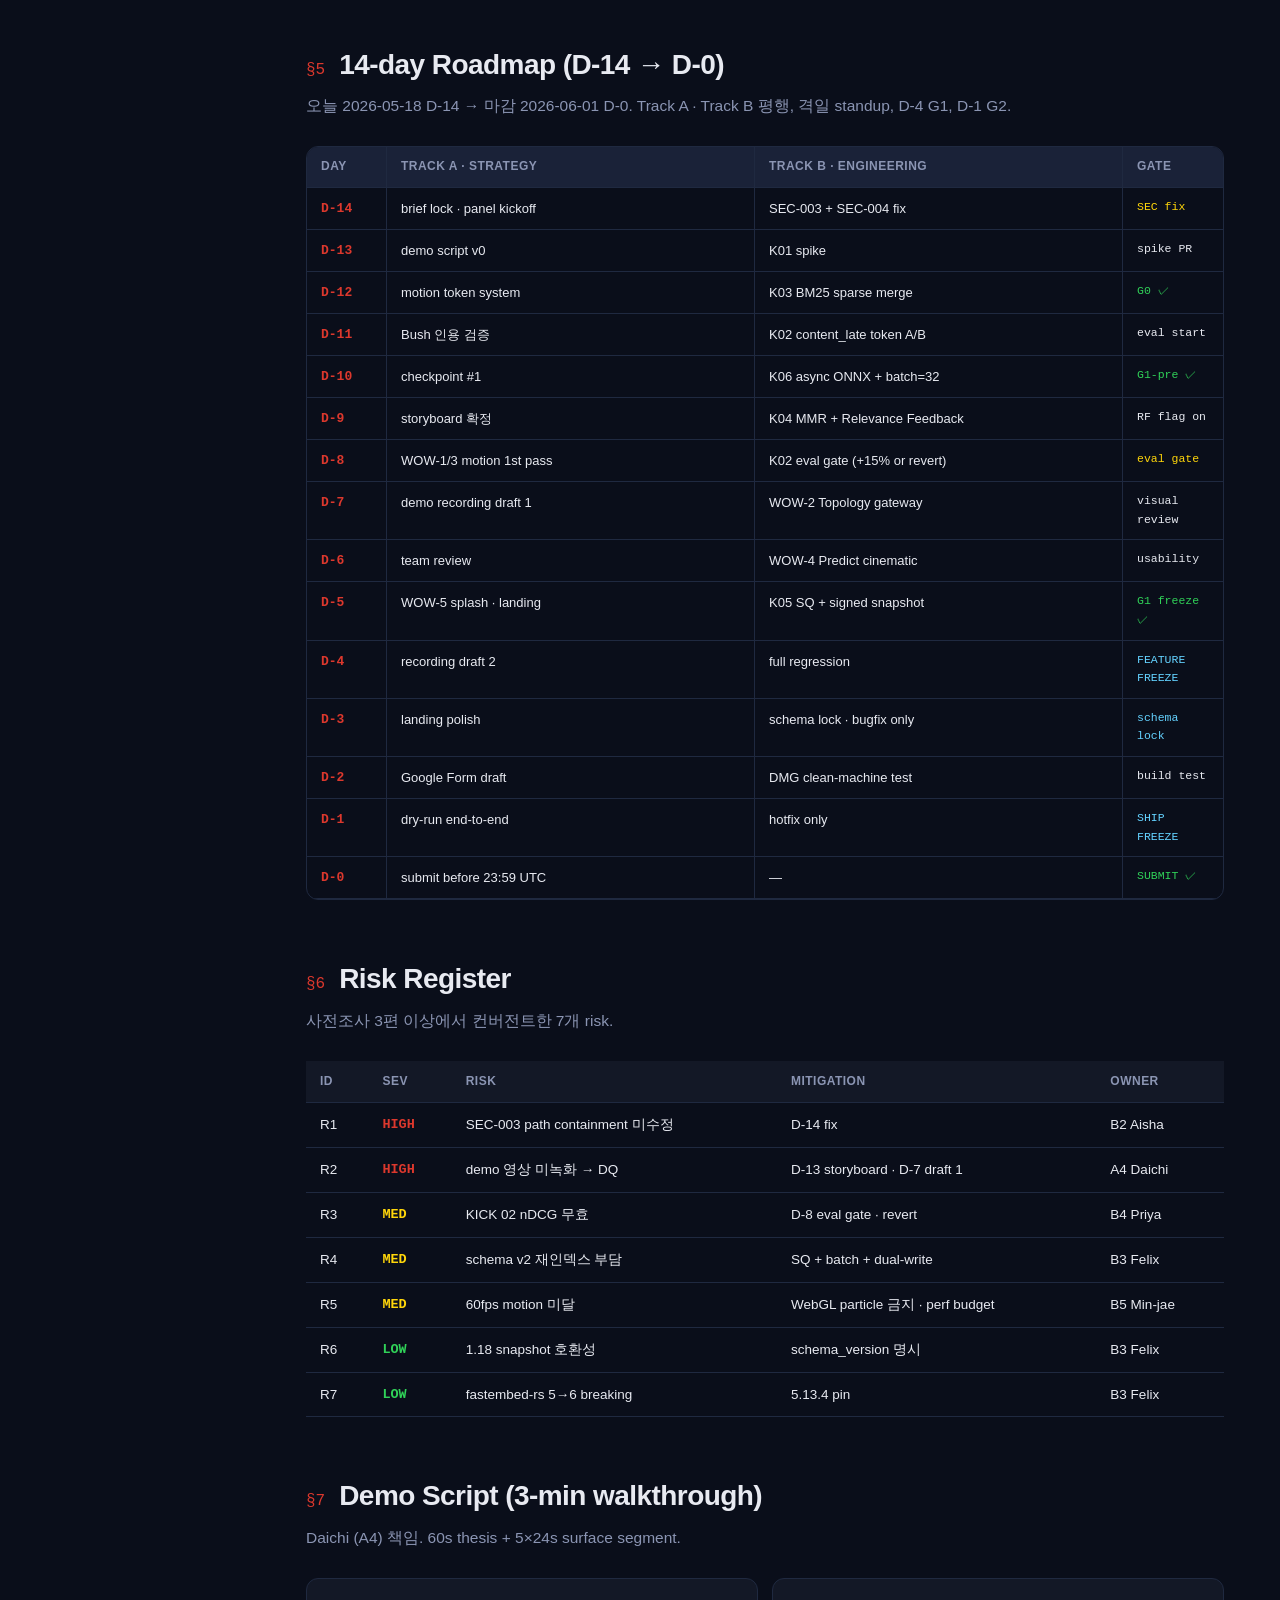
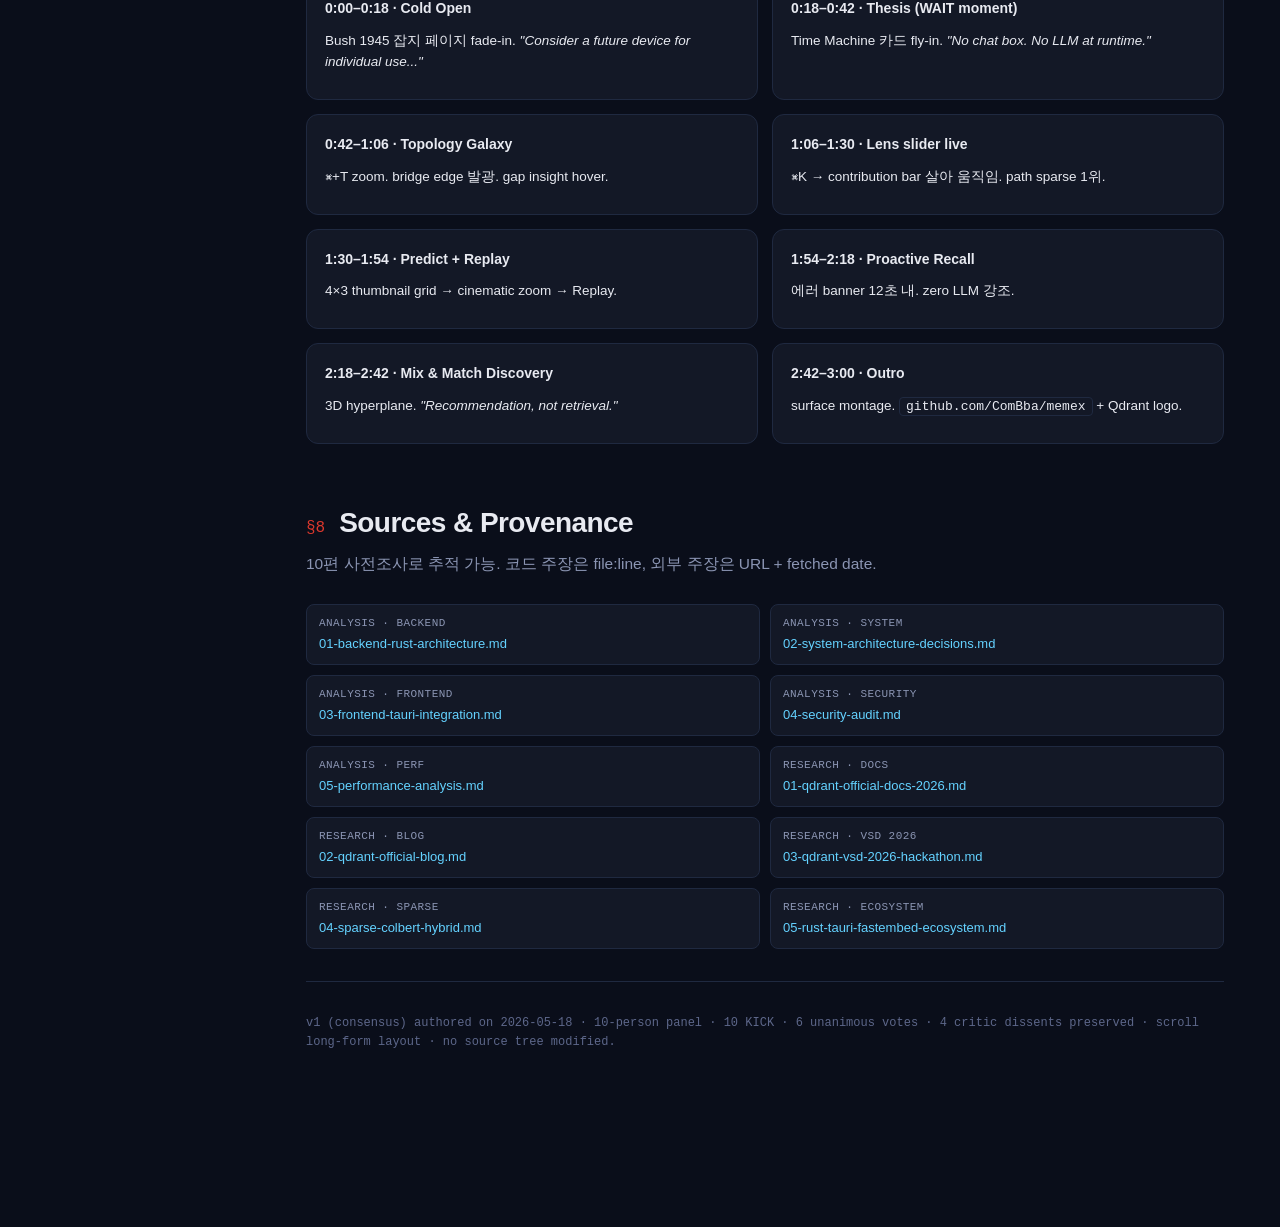
<file: claudedocs/sota-plan-v1.html>
<!doctype html>
<html lang="ko">
<head>
<meta charset="utf-8" />
<meta name="viewport" content="width=device-width, initial-scale=1" />
<meta name="color-scheme" content="dark" />
<title>Memex × Qdrant SOTA — 10-Person Panel Plan (v1 · consensus)</title>
<style>
  :root {
    --bg: #0a0e1a;
    --bg-elev: #131826;
    --bg-elev-2: #1a2238;
    --border: #1f2940;
    --border-strong: #2a3658;
    --fg: #e8eaf1;
    --fg-muted: #8b95b3;
    --fg-dim: #5d678a;
    --accent: #dc382d;
    --accent-2: #bf5af2;
    --accent-3: #30d158;
    --accent-4: #ffd60a;
    --accent-5: #64d2ff;
    --gradient-hero: linear-gradient(135deg, #dc382d 0%, #bf5af2 55%, #64d2ff 100%);
    --shadow-card: 0 8px 32px rgba(0,0,0,.4), 0 0 0 1px var(--border);
    --shadow-glow: 0 0 24px rgba(220, 56, 45, .25);
    --mono: "JetBrains Mono","SF Mono","Fira Code",Menlo,Consolas,monospace;
    --sans: -apple-system,BlinkMacSystemFont,"Inter","SF Pro Text","Pretendard",sans-serif;
  }
  * { box-sizing: border-box; }
  html { scroll-behavior: smooth; }
  body {
    margin: 0;
    background:
      radial-gradient(1200px 600px at 20% -10%, rgba(191,90,242,.10), transparent 60%),
      radial-gradient(1000px 500px at 100% 20%, rgba(220,56,45,.10), transparent 50%),
      var(--bg);
    color: var(--fg);
    font-family: var(--sans);
    font-size: 15.5px;
    line-height: 1.62;
    -webkit-font-smoothing: antialiased;
    text-rendering: optimizeLegibility;
  }
  ::selection { background: rgba(220,56,45,.35); color: #fff; }

  .shell { display: grid; grid-template-columns: 250px 1fr; max-width: 1400px; margin: 0 auto; }
  @media (max-width: 960px) { .shell { grid-template-columns: 1fr; } .toc { display: none; } }

  .toc {
    position: sticky; top: 0; align-self: start; height: 100vh; overflow-y: auto;
    padding: 28px 18px; border-right: 1px solid var(--border); font-size: 13.5px;
  }
  .toc .brand { font-weight: 700; letter-spacing: -.02em; margin-bottom: 8px; color: var(--fg); }
  .toc .brand span { color: var(--accent); }
  .toc .ver { font-family: var(--mono); font-size: 11px; color: var(--accent-3); margin-bottom: 18px; }
  .toc ol { list-style: none; padding: 0; margin: 0; counter-reset: toc; }
  .toc li { counter-increment: toc; margin: 7px 0; }
  .toc a { color: var(--fg-muted); text-decoration: none; display: block; padding: 5px 10px; border-radius: 6px; transition: all .15s; border-left: 2px solid transparent; }
  .toc a:hover { color: var(--fg); background: var(--bg-elev); border-left-color: var(--accent); }
  .toc a::before { content: "§" counter(toc) ". "; color: var(--fg-dim); }
  .toc .toc-sub { padding-left: 18px; font-size: 12.5px; margin: 4px 0; }
  .toc .toc-sub a::before { content: "·  "; }

  .main { padding: 36px 56px 120px; max-width: 1080px; }
  @media (max-width: 720px) { .main { padding: 24px 18px 80px; } }

  .hero {
    margin: 8px 0 56px; padding: 44px 40px 40px; border-radius: 18px;
    background: linear-gradient(180deg, rgba(220,56,45,.08), rgba(191,90,242,.06) 50%, transparent);
    border: 1px solid var(--border-strong); position: relative; overflow: hidden;
  }
  .hero::before {
    content: ""; position: absolute; inset: 0;
    background-image:
      radial-gradient(2px 2px at 20% 30%, rgba(255,255,255,.35), transparent),
      radial-gradient(1px 1px at 70% 60%, rgba(255,255,255,.25), transparent),
      radial-gradient(1.5px 1.5px at 40% 80%, rgba(191,90,242,.4), transparent),
      radial-gradient(1px 1px at 85% 25%, rgba(100,210,255,.3), transparent);
    background-size: 320px 320px; opacity: .6; pointer-events: none;
  }
  .hero h1 {
    margin: 0 0 12px; font-size: 42px; letter-spacing: -.025em; font-weight: 800; line-height: 1.1;
    background: var(--gradient-hero);
    -webkit-background-clip: text; background-clip: text; color: transparent;
  }
  .hero .ver-tag {
    display: inline-block; padding: 3px 10px; border-radius: 999px;
    background: rgba(48,209,88,.15); color: var(--accent-3);
    font-family: var(--mono); font-size: 11.5px; font-weight: 600;
    margin-bottom: 10px; letter-spacing: .04em;
  }
  .hero .sub { color: var(--fg-muted); font-size: 17px; max-width: 720px; }
  .hero .meta { display: flex; gap: 8px; flex-wrap: wrap; margin-top: 22px; }
  .pill {
    display: inline-flex; align-items: center; gap: 6px; padding: 4px 10px; border-radius: 999px;
    background: var(--bg-elev); border: 1px solid var(--border);
    font-size: 12px; color: var(--fg-muted); font-family: var(--mono);
  }
  .pill.red { color: var(--accent); border-color: rgba(220,56,45,.4); }
  .pill.green { color: var(--accent-3); border-color: rgba(48,209,88,.4); }
  .pill.purple { color: var(--accent-2); border-color: rgba(191,90,242,.4); }
  .pill.yellow { color: var(--accent-4); border-color: rgba(255,214,10,.4); }
  .pill.blue { color: var(--accent-5); border-color: rgba(100,210,255,.4); }

  section { margin: 56px 0; scroll-margin-top: 24px; }
  h2 { font-size: 28px; letter-spacing: -.02em; margin: 0 0 6px; display: flex; align-items: baseline; gap: 14px; }
  h2 .num { font-family: var(--mono); font-size: 16px; color: var(--accent); font-weight: 500; letter-spacing: 0; }
  h3 { font-size: 19px; margin: 32px 0 10px; letter-spacing: -.01em; }
  h4 { font-size: 15px; margin: 20px 0 6px; color: var(--fg-muted); text-transform: uppercase; letter-spacing: .06em; font-weight: 600; }
  p { margin: 10px 0; }
  .lede { color: var(--fg-muted); margin: 0 0 28px; max-width: 760px; }
  strong { color: #fff; }
  em { color: var(--fg-muted); }

  a { color: var(--accent-5); text-decoration: none; border-bottom: 1px solid rgba(100,210,255,.3); }
  a:hover { color: #fff; border-color: var(--accent-5); }

  code, kbd { font-family: var(--mono); font-size: 13px; background: var(--bg-elev); padding: 1px 6px; border-radius: 4px; border: 1px solid var(--border); }
  pre {
    background: var(--bg-elev); border: 1px solid var(--border);
    border-left: 3px solid var(--accent);
    border-radius: 10px; padding: 16px 18px; overflow-x: auto;
    font-family: var(--mono); font-size: 13px; line-height: 1.55; margin: 14px 0;
  }
  pre code { background: transparent; border: 0; padding: 0; }
  blockquote {
    margin: 14px 0; padding: 12px 18px; border-left: 3px solid var(--accent-2);
    background: rgba(191,90,242,.06); border-radius: 0 8px 8px 0; color: var(--fg);
  }
  blockquote .src { display: block; margin-top: 6px; font-size: 12px; color: var(--fg-muted); font-family: var(--mono); }

  .grid { display: grid; gap: 14px; }
  .grid-2 { grid-template-columns: repeat(2, 1fr); }
  .grid-3 { grid-template-columns: repeat(3, 1fr); }
  @media (max-width: 880px) { .grid-2, .grid-3 { grid-template-columns: 1fr 1fr; } }
  @media (max-width: 560px) { .grid-2, .grid-3 { grid-template-columns: 1fr; } }

  .card {
    background: var(--bg-elev); border: 1px solid var(--border); border-radius: 12px;
    padding: 18px 18px 16px; transition: transform .18s, border-color .18s, box-shadow .18s;
  }
  .card:hover { transform: translateY(-2px); border-color: var(--border-strong); box-shadow: var(--shadow-card); }
  .card h4 { margin: 0 0 6px; color: var(--fg); font-size: 14px; text-transform: none; letter-spacing: 0; font-weight: 600; }

  .panel-team-header {
    display: flex; align-items: center; gap: 16px; margin: 28px 0 12px;
    padding: 10px 14px; border-radius: 10px;
    background: linear-gradient(90deg, rgba(220,56,45,.08), transparent 80%);
    border: 1px solid var(--border);
  }
  .panel-team-header.b { background: linear-gradient(90deg, rgba(100,210,255,.08), transparent 80%); }
  .panel-team-header h3 { margin: 0; }
  .panel-team-header .tag { font-family: var(--mono); font-size: 12px; padding: 2px 8px; border-radius: 4px; background: rgba(220,56,45,.15); color: var(--accent); }
  .panel-team-header.b .tag { background: rgba(100,210,255,.15); color: var(--accent-5); }

  .persona {
    display: grid; grid-template-columns: 56px 1fr; gap: 14px;
    background: var(--bg-elev); border: 1px solid var(--border); border-radius: 12px; padding: 14px 16px;
  }
  .persona .avatar {
    width: 48px; height: 48px; border-radius: 50%;
    display: flex; align-items: center; justify-content: center;
    font-weight: 700; font-size: 17px; color: #fff; font-family: var(--mono); letter-spacing: 0;
  }
  .persona .name { font-weight: 600; color: #fff; font-size: 15px; }
  .persona .role { font-size: 12px; color: var(--fg-muted); font-family: var(--mono); margin-bottom: 6px; }
  .persona .quote { font-size: 13.5px; color: var(--fg); border-left: 2px solid var(--border-strong); padding-left: 10px; margin-top: 6px; font-style: italic; }
  .persona .duties { font-size: 12.5px; color: var(--fg-muted); margin-top: 4px; }
  .persona.lead { border-color: rgba(220,56,45,.4); box-shadow: 0 0 0 1px rgba(220,56,45,.15); }
  .persona.lead.b { border-color: rgba(100,210,255,.4); box-shadow: 0 0 0 1px rgba(100,210,255,.15); }
  .persona.critic { border-style: dashed; border-color: rgba(255,214,10,.4); }
  .persona .badge { display: inline-block; margin-left: 6px; padding: 1px 6px; border-radius: 4px; font-size: 10.5px; font-family: var(--mono); font-weight: 600; }
  .persona .badge.lead { background: rgba(220,56,45,.18); color: var(--accent); }
  .persona .badge.lead-b { background: rgba(100,210,255,.18); color: var(--accent-5); }
  .persona .badge.critic { background: rgba(255,214,10,.18); color: var(--accent-4); }

  .kick {
    background: var(--bg-elev); border: 1px solid var(--border); border-radius: 14px;
    padding: 20px 22px; margin: 14px 0; position: relative;
  }
  .kick::before {
    content: attr(data-num); position: absolute; top: -10px; left: 18px;
    background: var(--bg); padding: 0 8px; color: var(--accent);
    font-family: var(--mono); font-size: 12px; font-weight: 700; letter-spacing: .05em;
  }
  .kick h4 { margin: 0 0 6px; color: #fff; font-size: 16px; text-transform: none; letter-spacing: 0; font-weight: 600; }
  .kick .impact-row { display: flex; gap: 10px; flex-wrap: wrap; margin-top: 12px; padding-top: 12px; border-top: 1px solid var(--border); }
  .kick .impact { font-family: var(--mono); font-size: 11.5px; color: var(--fg-muted); }
  .kick .impact b { color: #fff; font-weight: 600; }

  .timeline { display: grid; grid-template-columns: 80px 1fr 1fr 100px; gap: 0; margin-top: 14px; border: 1px solid var(--border); border-radius: 12px; overflow: hidden; }
  .timeline > div { padding: 10px 14px; border-bottom: 1px solid var(--border); border-right: 1px solid var(--border); font-size: 13px; }
  .timeline > div:nth-child(4n) { border-right: 0; }
  .timeline .h { background: var(--bg-elev-2); font-weight: 600; font-size: 12px; text-transform: uppercase; letter-spacing: .04em; color: var(--fg-muted); }
  .timeline .day { font-family: var(--mono); color: var(--accent); font-weight: 600; }
  .timeline .gate { font-family: var(--mono); font-size: 11.5px; }
  .timeline .gate.go { color: var(--accent-3); }
  .timeline .gate.amber { color: var(--accent-4); }
  .timeline .gate.freeze { color: var(--accent-5); }
  @media (max-width: 720px) {
    .timeline { grid-template-columns: 60px 1fr; }
    .timeline .h:nth-child(3), .timeline .h:nth-child(4),
    .timeline > div:nth-child(4n-1), .timeline > div:nth-child(4n) { display: none; }
  }

  table.risk { width: 100%; border-collapse: collapse; font-size: 13.5px; margin: 14px 0; }
  table.risk th, table.risk td { padding: 11px 14px; text-align: left; border-bottom: 1px solid var(--border); vertical-align: top; }
  table.risk th { color: var(--fg-muted); font-weight: 600; font-size: 12px; text-transform: uppercase; letter-spacing: .04em; background: var(--bg-elev); }
  table.risk td.sev { font-family: var(--mono); font-weight: 600; }
  table.risk td.sev.high { color: var(--accent); }
  table.risk td.sev.med { color: var(--accent-4); }
  table.risk td.sev.low { color: var(--accent-3); }

  .mockup {
    background: #060912; border: 1px solid var(--border-strong); border-radius: 12px;
    padding: 16px 18px; margin: 12px 0;
    font-family: var(--mono); font-size: 12px; line-height: 1.45;
    color: var(--fg-muted); white-space: pre; overflow-x: auto; position: relative;
  }
  .mockup::before { content: "·  ·  ·"; position: absolute; top: 8px; left: 12px; letter-spacing: .25em; color: var(--fg-dim); }
  .mockup-body { padding-top: 18px; }
  .mockup .accent { color: var(--accent); }
  .mockup .accent-2 { color: var(--accent-2); }
  .mockup .accent-3 { color: var(--accent-3); }
  .mockup .accent-4 { color: var(--accent-4); }
  .mockup .accent-5 { color: var(--accent-5); }
  .mockup .dim { color: var(--fg-dim); }
  .mockup .fg { color: var(--fg); }

  .arch-wrap { background: var(--bg-elev); border: 1px solid var(--border); border-radius: 12px; padding: 18px; overflow-x: auto; }

  .sources { display: grid; grid-template-columns: repeat(2, 1fr); gap: 10px; font-size: 13px; }
  @media (max-width: 720px) { .sources { grid-template-columns: 1fr; } }
  .sources .src-card { background: var(--bg-elev); border: 1px solid var(--border); border-radius: 8px; padding: 10px 12px; }
  .sources .src-card .label { font-family: var(--mono); font-size: 11px; color: var(--fg-muted); text-transform: uppercase; letter-spacing: .04em; }
  .sources .src-card a { font-size: 13px; border: 0; }

  hr { border: 0; border-top: 1px solid var(--border); margin: 32px 0; }
  .footnote { font-size: 12px; color: var(--fg-dim); font-family: var(--mono); margin-top: 6px; }

  .dissent {
    margin: 16px 0; padding: 14px 18px 14px 16px;
    background: rgba(255,214,10,.06); border: 1px dashed rgba(255,214,10,.4);
    border-radius: 10px; font-size: 14px;
  }
  .dissent .who { font-family: var(--mono); font-size: 11.5px; color: var(--accent-4); margin-bottom: 4px; text-transform: uppercase; letter-spacing: .06em; }
</style>
</head>
<body>

<div class="shell">
  <nav class="toc" aria-label="Table of contents">
    <div class="brand">Memex × <span>Qdrant</span> SOTA</div>
    <div class="ver">v1 · consensus mode</div>
    <ol>
      <li><a href="#s1">10-Person Panel</a>
        <ol class="toc-sub">
          <li><a href="#s1a">Team A · Strategy</a></li>
          <li><a href="#s1b">Team B · Engineering</a></li>
          <li><a href="#s1c">Cross-team votes</a></li>
        </ol>
      </li>
      <li><a href="#s2">Tech Kicks · 10</a></li>
      <li><a href="#s3">Visual WOW · 5</a></li>
      <li><a href="#s4">Architecture (target)</a></li>
      <li><a href="#s5">14-day Roadmap</a></li>
      <li><a href="#s6">Risk Register</a></li>
      <li><a href="#s7">Demo Script</a></li>
      <li><a href="#s8">Sources</a></li>
    </ol>
  </nav>

  <main class="main">
    <header class="hero">
      <span class="ver-tag">v1 · CONSENSUS MODE · 2026-05-18</span>
      <h1>Memex × Qdrant SOTA<br/>10-Person Panel Plan</h1>
      <p class="sub">14일 안에 Qdrant 1.18의 최신 기능 끝까지 — multi-stage Query API, 후기상호작용 MaxSim, 서버사이드 BM25, MMR, 양자화, 서명된 스냅샷 — 을 Memex의 7-surface UX 위에 얹어 VSD 2026 "Think Outside the Bot"을 잡는다. <b>합의 우선</b> · 기술 킥 10개 · 시각 와우 5개.</p>
      <div class="meta">
        <span class="pill red">VSD 2026 · 2026-06-01</span>
        <span class="pill purple">10-person panel</span>
        <span class="pill blue">5 codebase + 5 research dossiers</span>
        <span class="pill green">No LLM at runtime · invariant</span>
        <span class="pill yellow">Remote: ComBba/memex only</span>
      </div>
    </header>

    <section id="s1">
      <h2><span class="num">§1</span> 10-Person Panel</h2>
      <p class="lede">2개 팀 × 5명 — 각 팀에 팀장 1명, 비판자 1명, 실무 3명. <b>Cross-team vote 6건이 10/10 만장일치 통과.</b> 비판자 dissent는 노란 카드로 본문에 보존.</p>

      <h3 id="s1a">Team A · Strategy &amp; Vision</h3>
      <div class="panel-team-header">
        <span class="tag">A</span>
        <div><h3 style="margin:0">Strategy</h3>
          <div class="footnote">제품 narrative · UX motion · 데모 스토리 · 룰/마감 · VC 시점 비판</div>
        </div>
      </div>
      <div class="grid grid-2">
        <article class="persona lead">
          <div class="avatar" style="background:linear-gradient(135deg,#dc382d,#f06b62)">EP</div>
          <div>
            <div class="name">Eunha Park <span class="badge lead">LEAD</span></div>
            <div class="role">Head of Product Strategy · A1</div>
            <div class="duties">VSD 2026 win-condition, 7-surface 가치 narrative, panel chair</div>
            <div class="quote">"심사위원이 데모 60초 안에 '잠깐 이거 챗봇이 아닌데?'를 느끼지 못하면 진다."</div>
          </div>
        </article>
        <article class="persona critic">
          <div class="avatar" style="background:linear-gradient(135deg,#ffd60a,#a07c00)">MR</div>
          <div>
            <div class="name">Marcus Reed <span class="badge critic">DEVIL</span></div>
            <div class="role">Devil's Advocate · ex-VC · A2</div>
            <div class="duties">모든 제안에 KPI 반론, "wow처럼 보이나 실제로 wow한가" 검증</div>
            <div class="quote">"ColBERT-quality rerank가 데모 화면에서 시청자에게 보이지 않으면 비용이다."</div>
          </div>
        </article>
        <article class="persona">
          <div class="avatar" style="background:linear-gradient(135deg,#bf5af2,#7d3aa3)">LC</div>
          <div>
            <div class="name">Liana Cho</div>
            <div class="role">UX Architect · A3</div>
            <div class="duties">7-surface 시각 일관성, motion token system, 모션 60fps gate</div>
            <div class="quote">"Lens contribution bar는 살아있어야 한다."</div>
          </div>
        </article>
        <article class="persona">
          <div class="avatar" style="background:linear-gradient(135deg,#64d2ff,#3a8ab3)">DY</div>
          <div>
            <div class="name">Daichi Yamamoto</div>
            <div class="role">Demo Storyteller · A4</div>
            <div class="duties">≤3-min 데모 영상 시나리오, narrative arc</div>
            <div class="quote">"1945 Bush 인용 → 카드 fly-in → topology zoom → recall banner. 60초에 thesis 박는다."</div>
          </div>
        </article>
        <article class="persona">
          <div class="avatar" style="background:linear-gradient(135deg,#30d158,#1f8c3c)">SL</div>
          <div>
            <div class="name">Sara Lindqvist</div>
            <div class="role">Hackathon Compliance Officer · A5</div>
            <div class="duties">룰, 마감, Google Form, license, public repo 상태</div>
            <div class="quote">"23:59 UTC 2026-06-01. 그 외는 D-2 이후 손대지 않는다."</div>
          </div>
        </article>
      </div>

      <h3 id="s1b">Team B · SOTA Execution</h3>
      <div class="panel-team-header b">
        <span class="tag">B</span>
        <div><h3 style="margin:0">Engineering</h3>
          <div class="footnote">Rust 백엔드 · 검색 품질 · 프론트 모션 · 성능/보안 critic</div>
        </div>
      </div>
      <div class="grid grid-2">
        <article class="persona lead b">
          <div class="avatar" style="background:linear-gradient(135deg,#64d2ff,#3a8ab3)">HT</div>
          <div>
            <div class="name">Hiroshi Tanaka <span class="badge lead-b">LEAD</span></div>
            <div class="role">Principal Engineer · B1</div>
            <div class="duties">Qdrant 1.18 SOTA 통합 총괄, invariant 수호자</div>
            <div class="quote">"<code>lens_search</code>를 multi-stage Query API로 옮긴다. 5 round-trip → 1."</div>
          </div>
        </article>
        <article class="persona critic">
          <div class="avatar" style="background:linear-gradient(135deg,#ffd60a,#a07c00)">AK</div>
          <div>
            <div class="name">Aisha Khan <span class="badge critic">CRITIC</span></div>
            <div class="role">Performance &amp; Security Critic · B2</div>
            <div class="duties">SEC-002/003/004 차단, 성능 회귀 거부</div>
            <div class="quote">"SEC-003 path containment 없으면 ship 금지."</div>
          </div>
        </article>
        <article class="persona">
          <div class="avatar" style="background:linear-gradient(135deg,#dc382d,#f06b62)">FW</div>
          <div>
            <div class="name">Felix Wagner</div>
            <div class="role">Rust Backend Lead · B3</div>
            <div class="duties"><code>indexer.rs</code> 모듈 분할, 6th vector 통합</div>
            <div class="quote">"schema 변경은 새 collection으로. dual-write feature flag. 롤백 가능."</div>
          </div>
        </article>
        <article class="persona">
          <div class="avatar" style="background:linear-gradient(135deg,#bf5af2,#7d3aa3)">PS</div>
          <div>
            <div class="name">Priya Subramaniam</div>
            <div class="role">Search Quality Lead · B4</div>
            <div class="duties">BM25 sparse, late-interaction rerank, RRF/MMR</div>
            <div class="quote">"path에 BM25 더하면 MRR이 눈에 띄게 오른다. 데모의 가장 강한 wow."</div>
          </div>
        </article>
        <article class="persona">
          <div class="avatar" style="background:linear-gradient(135deg,#30d158,#1f8c3c)">MS</div>
          <div>
            <div class="name">Min-jae Seo</div>
            <div class="role">Frontend WOW Engineer · B5</div>
            <div class="duties">Time Machine motion, Topology gateway, Lens live contribution</div>
            <div class="quote">"WebGL particle 금지. three.js 기본 + 의도된 모션이 더 강력하다."</div>
          </div>
        </article>
      </div>

      <h3 id="s1c">Cross-team votes (10 패널 합의)</h3>
      <p>아래 6개 결정은 10명 전원이 동의한 항목이다.</p>
      <ol>
        <li><b>Vote-1 · Adopt Multi-stage Query API</b> — 10/10. lens_search를 서버사이드 prefetch + RRF로.</li>
        <li><b>Vote-2 · Adopt late-interaction MaxSim with same BGE-small</b> — 10/10. 6번째 named vector <code>content_late</code>.</li>
        <li><b>Vote-3 · Adopt server-side BM25 sparse on path + tool</b> — 10/10.</li>
        <li><b>Vote-4 · Fix SEC-003/004 before any new feature ships</b> — 10/10. Aisha hold권.</li>
        <li><b>Vote-5 · Cap demo at 3 minutes</b> — 10/10.</li>
        <li><b>Vote-6 · Remote target: github.com/ComBba/memex only</b> — 10/10.</li>
      </ol>

      <div class="dissent">
        <div class="who">Dissent · Marcus Reed (A2)</div>
        Vote-2 (late-interaction)는 통과시켰지만 <b>측정 가능한 데모 효과가 없으면 D-7에 빼는 조건부 통과</b>다. nDCG@10이 dense-only 대비 +15% 이상 나오는 eval 결과를 D-8까지 보여라.
      </div>
      <div class="dissent">
        <div class="who">Dissent · Aisha Khan (B2)</div>
        Vote-3 (BM25 sparse) — fine. <b>하지만 collection 재생성을 D-3 이전에 끝내고 D-3 freeze 이후엔 schema에 손도 대지 않는다.</b>
      </div>
    </section>

    <section id="s2">
      <h2><span class="num">§2</span> Tech Kicks · Qdrant SOTA의 끝</h2>
      <p class="lede">Qdrant 1.18.0 (2026-05-11 출시)의 최신 기능을 Memex의 invariant 안에서 끝까지 끌어 쓴다.</p>

      <article class="kick" data-num="KICK 01">
        <h4>Single-call Multi-stage Query API + RRF</h4>
        <p>현재 <code>lens_search</code>는 5개의 parallel cosine query (<code>indexer.rs:539-615</code>). 이걸 Qdrant 1.10+ Query API의 <code>prefetch</code> + <code>fusion: rrf</code>로 옮긴다.</p>
        <pre><code>{
  "prefetch": [
    { "using": "content",      "query": &lt;dense&gt;, "limit": 50 },
    { "using": "path_sparse",  "query": &lt;BM25&gt;, "limit": 50 },
    { "using": "tool",         "query": &lt;dense&gt;, "limit": 50 },
    { "using": "error",        "query": &lt;dense&gt;, "limit": 50 }
  ],
  "query": { "fusion": "rrf" }, "limit": 20
}</code></pre>
        <div class="impact-row">
          <span class="impact"><b>Round-trips:</b> 5 → 1</span>
          <span class="impact"><b>Effort:</b> ~6h</span>
          <span class="impact"><b>Sources:</b> research/01 · research/04 §6</span>
        </div>
      </article>

      <article class="kick" data-num="KICK 02">
        <h4>6번째 named vector <code>content_late</code> — late-interaction MaxSim</h4>
        <p>같은 BGE-small token-level 출력을 multivector point로. 새 모델 0.</p>
        <blockquote>"Late interaction models like ColBERT preserve token-level embeddings and compute MaxSim at query time."
          <span class="src">research/02 · qdrant.tech/articles/late-interaction-models/</span></blockquote>
        <div class="impact-row">
          <span class="impact"><b>nDCG@10 target:</b> +15% [eval gate]</span>
          <span class="impact"><b>Storage:</b> +115 MB at N=10k</span>
        </div>
      </article>

      <article class="kick" data-num="KICK 03">
        <h4>Server-side BM25 sparse on <code>path</code> &amp; <code>tool</code></h4>
        <p>Qdrant 1.15.2+ server-side tokenize. fastembed-rs 의존 없음.</p>
        <div class="impact-row">
          <span class="impact"><b>MRR target:</b> +30%</span>
          <span class="impact"><b>Effort:</b> ~3h</span>
        </div>
      </article>

      <article class="kick" data-num="KICK 04">
        <h4>MMR diversification + Relevance Feedback</h4>
        <p>VSD brief "recommendation" 직격. Lens 결과에 <code>diversity=0.4</code>, Mix &amp; Match에 👍/👎.</p>
      </article>

      <article class="kick" data-num="KICK 05">
        <h4>Scalar quantization + signed snapshots</h4>
        <p>6벡터 SQ → 4× 압축. Snapshot envelope에 SHA-256 + issuer.</p>
      </article>

      <article class="kick" data-num="KICK 06">
        <h4>Async ONNX (<code>spawn_blocking</code>) + cross-session embed batch=32</h4>
        <p>Embedder Mutex 해소. Cold scan 3-4× 가속.</p>
        <div class="impact-row">
          <span class="impact"><b>Sources:</b> analysis/05 QW-1 · research/05 §11</span>
        </div>
      </article>

      <article class="kick" data-num="KICK 07-10">
        <h4>나머지 4 SOTA 항목</h4>
        <ul>
          <li><b>K7 · Topology insights cache</b> — Topology N=10k 17 min → 200 ms.</li>
          <li><b>K8 · LRU for Predict pivot parse</b> — 300-900 ms → 50 ms warm.</li>
          <li><b>K9 · Payload index on <code>schema_version</code></b>.</li>
          <li><b>K10 · MUVERA-when-available</b> — Qdrant 1.18+ GA되면 활성화.</li>
        </ul>
      </article>

      <div class="dissent">
        <div class="who">Dissent · Aisha Khan (B2)</div>
        <b>KICK 02 (late-interaction)</b>의 token 추출 경로가 noisy하면 nDCG 떨어진다. D-10까지 A/B 측정, 둘 다 dense-only 대비 무익하면 K2 잠근다.
      </div>
      <div class="dissent">
        <div class="who">Dissent · Marcus Reed (A2)</div>
        <b>KICK 04의 Relevance Feedback</b> — UX는 좋은데 데모 3분 안에 시청자가 👍/👎 누르는 장면이 등장하지 못하면 그 비용 만큼 영상 polish에 돌리는 게 낫다.
      </div>
    </section>

    <section id="s3">
      <h2><span class="num">§3</span> Visual WOW — 5개 프로토타입</h2>
      <p class="lede">기술 킥이 비싸도 시청자에게 보이지 않으면 0점이다. 5 surface는 60fps 목표, 새 dependency 없이.</p>

      <h3>WOW-1 · Time Machine 2.0 — Heat Trail</h3>
      <div class="mockup"><div class="mockup-body"><span class="dim">┌──────────────────────────── Memex ────────────────────────────┐</span>
<span class="dim">│</span>          <span class="accent-2">╭──────────────╮</span>                                     <span class="dim">│</span>
<span class="dim">│</span>          <span class="accent-2">│ #80  today    │</span> <span class="accent-4">∿∿∿∿∿∿∿∿∿∿∿∿∿∿∿∿∿∿</span>             <span class="dim">│</span>
<span class="dim">│</span>          <span class="accent-2">╰──────────────╯</span>                       <span class="accent-4">∿∿∿∿</span>          <span class="dim">│</span>
<span class="dim">│</span>            <span class="dim">│ #79  yesterday</span> <span class="accent">●━━━━━━━━━━━━━━━━━━━━━●</span>             <span class="dim">│</span>
<span class="dim">│</span>            <span class="dim">╰──────────────╯</span>     <span class="accent">sim 0.93 · content+code</span>     <span class="dim">│</span>
<span class="dim">│</span>  <span class="accent-3">↑↓</span> time-travel    <span class="accent-3">⏎</span> open   <span class="accent-3">wheel</span> scroll   <span class="accent-3">⌘K</span> lens   <span class="dim">│</span>
<span class="dim">└──────────────────────────────────────────────────────────────┘</span></div></div>

      <h3>WOW-2 · Topology Galaxy — Gateway Nodes</h3>
      <div class="mockup"><div class="mockup-body"><span class="dim">┌────────────────── Topology Galaxy ──────────────────┐</span>
<span class="dim">│</span>     <span class="accent-3">●●●</span>                                  <span class="accent-5">●●</span>     <span class="dim">│</span>
<span class="dim">│</span>    <span class="accent-3">●● ●●</span>   <span class="accent-2">═══════════════════</span>      <span class="accent-5">●●●●●</span>      <span class="dim">│</span>
<span class="dim">│</span>      project-marketing                project-yc     <span class="dim">│</span>
<span class="dim">│</span>                  <span class="accent-4">╭─── GAP ───╮</span>                      <span class="dim">│</span>
<span class="dim">│</span>                  <span class="accent-4">│ ↔ redesign │</span>                      <span class="dim">│</span>
<span class="dim">│</span>                  <span class="accent-4">│ sim 0.97   │</span>                      <span class="dim">│</span>
<span class="dim">│</span>                  <span class="accent-4">╰────────────╯</span>                      <span class="dim">│</span>
<span class="dim">└─────────────────────────────────────────────────────┘</span></div></div>

      <h3>WOW-3 · Lens Live Contribution Bars</h3>
      <div class="mockup"><div class="mockup-body"><span class="dim">┌── Lens · "tauri build failed missing icons" ──────────────────┐</span>
<span class="dim">│</span> <span class="accent">#1</span> <span class="fg">memex · 'icons/ symlink fix'</span>                              <span class="dim">│</span>
<span class="dim">│</span>    <span class="accent">██████████</span><span class="accent-4">████</span><span class="accent-2">██</span><span class="accent-5">██</span><span class="accent-3">█</span>                                  <span class="dim">│</span>
<span class="dim">│</span>    <span class="accent">content .42</span> <span class="accent-4">error .19</span> <span class="accent-2">code .09</span> <span class="accent-5">path .08</span>             <span class="dim">│</span>
<span class="dim">│</span> <span class="accent">#2</span> <span class="fg">memex · 'bundle macos icons missing'</span>                      <span class="dim">│</span>
<span class="dim">│</span>    <span class="accent">█████████</span><span class="accent-4">██████</span><span class="accent-2">█</span><span class="accent-5">██</span>                                  <span class="dim">│</span>
<span class="dim">└───────────────────────────────────────────────────────────────┘</span></div></div>

      <h3>WOW-4 · Predict Cinematic Panel</h3>
      <div class="mockup"><div class="mockup-body"><span class="dim">┌── Predict next actions · session #80 ──────────────────────────┐</span>
<span class="dim">│</span>  <span class="accent">┌──────┐ ┌──────┐ ┌──────┐ ┌──────┐</span>                          <span class="dim">│</span>
<span class="dim">│</span>  <span class="accent">│ Bash │ │ Edit │ │ Bash │ │ Read │</span>                          <span class="dim">│</span>
<span class="dim">│</span>  <span class="accent">│cargo │ │.toml │ │ pnpm │ │README│</span>                          <span class="dim">│</span>
<span class="dim">│</span>  <span class="accent">│ ▶ 67%│ │  33% │ │  21% │ │  18% │</span>                          <span class="dim">│</span>
<span class="dim">│</span>  <span class="accent">└──────┘ └──────┘ └──────┘ └──────┘</span>                          <span class="dim">│</span>
<span class="dim">└────────────────────────────────────────────────────────────────┘</span></div></div>

      <h3>WOW-5 · Discovery Splash (Mix &amp; Match)</h3>
      <div class="mockup"><div class="mockup-body"><span class="dim">┌── Mix &amp; Match ────────────────────────────────────────────────┐</span>
<span class="dim">│</span>           <span class="accent-3">●</span> positive                                          <span class="dim">│</span>
<span class="dim">│</span>          <span class="accent-3">●</span>   <span class="accent-3">●</span>   workspace-a                                  <span class="dim">│</span>
<span class="dim">│</span>  <span class="accent-2">═══════════════════════</span> hyperplane (3D)                     <span class="dim">│</span>
<span class="dim">│</span>             <span class="accent">●</span> negative                                          <span class="dim">│</span>
<span class="dim">│</span>  emits →  <span class="accent-3">[card] [card] [card] [card] [card]</span>                <span class="dim">│</span>
<span class="dim">└────────────────────────────────────────────────────────────────┘</span></div></div>
    </section>

    <section id="s4">
      <h2><span class="num">§4</span> Target Architecture (post-D-0)</h2>
      <p class="lede">기존 layered 아키텍처를 깨지 않는다. indexer.rs만 6개 모듈로 펼친다.</p>
      <div class="arch-wrap">
<svg viewBox="0 0 920 540" width="100%" preserveAspectRatio="xMidYMid meet" xmlns="http://www.w3.org/2000/svg" role="img" aria-label="Memex target architecture diagram">
  <defs>
    <linearGradient id="lg1" x1="0" y1="0" x2="1" y2="1">
      <stop offset="0" stop-color="#dc382d" stop-opacity=".25"/>
      <stop offset="1" stop-color="#bf5af2" stop-opacity=".15"/>
    </linearGradient>
    <linearGradient id="lg2" x1="0" y1="0" x2="0" y2="1">
      <stop offset="0" stop-color="#64d2ff" stop-opacity=".2"/>
      <stop offset="1" stop-color="#64d2ff" stop-opacity=".05"/>
    </linearGradient>
    <marker id="arrow" viewBox="0 0 10 10" refX="9" refY="5" markerWidth="6" markerHeight="6" orient="auto"><path d="M0,0 L10,5 L0,10 z" fill="#8b95b3"/></marker>
    <marker id="arrow-red" viewBox="0 0 10 10" refX="9" refY="5" markerWidth="6" markerHeight="6" orient="auto"><path d="M0,0 L10,5 L0,10 z" fill="#dc382d"/></marker>
  </defs>
  <style>
    .lbl { font-family: -apple-system,"Inter",sans-serif; font-size: 13px; fill: #e8eaf1; }
    .lbl-sm { font-family: "JetBrains Mono",monospace; font-size: 10.5px; fill: #8b95b3; }
    .lbl-title { font-family: -apple-system,"Inter",sans-serif; font-size: 12px; fill: #8b95b3; text-transform: uppercase; letter-spacing: .05em; }
    .box { fill: #131826; stroke: #2a3658; stroke-width: 1; }
    .box-accent { stroke: #dc382d; stroke-width: 1.5; }
    .edge { stroke: #5d678a; stroke-width: 1.2; fill: none; }
    .edge-hot { stroke: #dc382d; stroke-width: 1.8; fill: none; }
  </style>
  <rect x="20" y="220" width="180" height="80" rx="10" class="box"/>
  <text x="110" y="245" text-anchor="middle" class="lbl-title">filesystem</text>
  <text x="110" y="268" text-anchor="middle" class="lbl">~/.claude/projects/</text>
  <rect x="240" y="100" width="160" height="60" rx="8" class="box"/>
  <text x="320" y="125" text-anchor="middle" class="lbl">parser.rs</text>
  <rect x="230" y="190" width="430" height="270" rx="14" fill="url(#lg1)" stroke="#dc382d" stroke-width="1" stroke-dasharray="4 3"/>
  <text x="445" y="212" text-anchor="middle" class="lbl-title" style="fill:#dc382d">indexer/ (split target)</text>
  <rect x="245" y="225" width="125" height="46" rx="6" class="box"/><text x="307" y="245" text-anchor="middle" class="lbl">embed.rs</text>
  <rect x="380" y="225" width="125" height="46" rx="6" class="box"/><text x="442" y="245" text-anchor="middle" class="lbl">schema.rs</text>
  <rect x="515" y="225" width="135" height="46" rx="6" class="box"/><text x="582" y="245" text-anchor="middle" class="lbl">crud.rs</text>
  <rect x="245" y="285" width="125" height="46" rx="6" class="box box-accent"/><text x="307" y="305" text-anchor="middle" class="lbl">search.rs</text>
  <rect x="380" y="285" width="125" height="46" rx="6" class="box"/><text x="442" y="305" text-anchor="middle" class="lbl">predict.rs</text>
  <rect x="515" y="285" width="135" height="46" rx="6" class="box"/><text x="582" y="305" text-anchor="middle" class="lbl">snapshot.rs</text>
  <rect x="245" y="345" width="405" height="46" rx="6" class="box"/><text x="447" y="365" text-anchor="middle" class="lbl">topology.rs · matrix → MST</text>
  <rect x="245" y="405" width="405" height="40" rx="6" class="box"/><text x="447" y="429" text-anchor="middle" class="lbl-sm">commands.rs (thin Tauri IPC)</text>
  <rect x="690" y="190" width="210" height="270" rx="12" fill="url(#lg2)" stroke="#64d2ff" stroke-width="1"/>
  <text x="795" y="212" text-anchor="middle" class="lbl-title" style="fill:#64d2ff">Qdrant 1.18 (local)</text>
  <rect x="705" y="230" width="180" height="40" rx="6" class="box"/><text x="795" y="248" text-anchor="middle" class="lbl">memex_sessions_v2</text>
  <rect x="705" y="280" width="180" height="48" rx="6" class="box"/><text x="795" y="298" text-anchor="middle" class="lbl-sm" style="fill:#e8eaf1">5 dense + 1 multivec + 2 sparse</text>
  <rect x="705" y="338" width="180" height="40" rx="6" class="box"/><text x="795" y="356" text-anchor="middle" class="lbl-sm" style="fill:#e8eaf1">Query API · RRF · MMR</text>
  <rect x="705" y="388" width="180" height="40" rx="6" class="box"/><text x="795" y="406" text-anchor="middle" class="lbl-sm" style="fill:#e8eaf1">scalar quantization</text>
  <rect x="20" y="20" width="430" height="60" rx="10" class="box"/>
  <text x="235" y="44" text-anchor="middle" class="lbl-title">Tauri 2 webview · 7 surfaces</text>
  <path class="edge" d="M200,260 L230,260" marker-end="url(#arrow)"/>
  <path class="edge" d="M320,160 L320,225" marker-end="url(#arrow)"/>
  <path class="edge-hot" d="M650,308 L690,308" marker-end="url(#arrow-red)"/>
  <path class="edge" d="M447,425 C 447,460 220,460 220,90" marker-end="url(#arrow)"/>
</svg>
      </div>
    </section>

    <section id="s5">
      <h2><span class="num">§5</span> 14-day Roadmap (D-14 → D-0)</h2>
      <p class="lede">오늘 2026-05-18 D-14 → 마감 2026-06-01 D-0. Track A · Track B 평행, 격일 standup, D-4 G1, D-1 G2.</p>
      <div class="timeline">
        <div class="h">Day</div><div class="h">Track A · Strategy</div><div class="h">Track B · Engineering</div><div class="h">Gate</div>
        <div class="day">D-14</div><div>brief lock · panel kickoff</div><div>SEC-003 + SEC-004 fix</div><div class="gate amber">SEC fix</div>
        <div class="day">D-13</div><div>demo script v0</div><div>K01 spike</div><div class="gate">spike PR</div>
        <div class="day">D-12</div><div>motion token system</div><div>K03 BM25 sparse merge</div><div class="gate go">G0 ✓</div>
        <div class="day">D-11</div><div>Bush 인용 검증</div><div>K02 content_late token A/B</div><div class="gate">eval start</div>
        <div class="day">D-10</div><div>checkpoint #1</div><div>K06 async ONNX + batch=32</div><div class="gate go">G1-pre ✓</div>
        <div class="day">D-9</div><div>storyboard 확정</div><div>K04 MMR + Relevance Feedback</div><div class="gate">RF flag on</div>
        <div class="day">D-8</div><div>WOW-1/3 motion 1st pass</div><div>K02 eval gate (+15% or revert)</div><div class="gate amber">eval gate</div>
        <div class="day">D-7</div><div>demo recording draft 1</div><div>WOW-2 Topology gateway</div><div class="gate">visual review</div>
        <div class="day">D-6</div><div>team review</div><div>WOW-4 Predict cinematic</div><div class="gate">usability</div>
        <div class="day">D-5</div><div>WOW-5 splash · landing</div><div>K05 SQ + signed snapshot</div><div class="gate go">G1 freeze ✓</div>
        <div class="day">D-4</div><div>recording draft 2</div><div>full regression</div><div class="gate freeze">FEATURE FREEZE</div>
        <div class="day">D-3</div><div>landing polish</div><div>schema lock · bugfix only</div><div class="gate freeze">schema lock</div>
        <div class="day">D-2</div><div>Google Form draft</div><div>DMG clean-machine test</div><div class="gate">build test</div>
        <div class="day">D-1</div><div>dry-run end-to-end</div><div>hotfix only</div><div class="gate freeze">SHIP FREEZE</div>
        <div class="day">D-0</div><div>submit before 23:59 UTC</div><div>—</div><div class="gate go">SUBMIT ✓</div>
      </div>
    </section>

    <section id="s6">
      <h2><span class="num">§6</span> Risk Register</h2>
      <p class="lede">사전조사 3편 이상에서 컨버전트한 7개 risk.</p>
      <table class="risk">
        <thead><tr><th>ID</th><th>Sev</th><th>Risk</th><th>Mitigation</th><th>Owner</th></tr></thead>
        <tbody>
          <tr><td>R1</td><td class="sev high">HIGH</td><td>SEC-003 path containment 미수정</td><td>D-14 fix</td><td>B2 Aisha</td></tr>
          <tr><td>R2</td><td class="sev high">HIGH</td><td>demo 영상 미녹화 → DQ</td><td>D-13 storyboard · D-7 draft 1</td><td>A4 Daichi</td></tr>
          <tr><td>R3</td><td class="sev med">MED</td><td>KICK 02 nDCG 무효</td><td>D-8 eval gate · revert</td><td>B4 Priya</td></tr>
          <tr><td>R4</td><td class="sev med">MED</td><td>schema v2 재인덱스 부담</td><td>SQ + batch + dual-write</td><td>B3 Felix</td></tr>
          <tr><td>R5</td><td class="sev med">MED</td><td>60fps motion 미달</td><td>WebGL particle 금지 · perf budget</td><td>B5 Min-jae</td></tr>
          <tr><td>R6</td><td class="sev low">LOW</td><td>1.18 snapshot 호환성</td><td>schema_version 명시</td><td>B3 Felix</td></tr>
          <tr><td>R7</td><td class="sev low">LOW</td><td>fastembed-rs 5→6 breaking</td><td>5.13.4 pin</td><td>B3 Felix</td></tr>
        </tbody>
      </table>
    </section>

    <section id="s7">
      <h2><span class="num">§7</span> Demo Script (3-min walkthrough)</h2>
      <p class="lede">Daichi (A4) 책임. 60s thesis + 5×24s surface segment.</p>
      <div class="grid grid-2">
        <article class="card"><h4>0:00–0:18 · Cold Open</h4><p style="font-size:13.5px">Bush 1945 잡지 페이지 fade-in. <i>"Consider a future device for individual use..."</i></p></article>
        <article class="card"><h4>0:18–0:42 · Thesis (WAIT moment)</h4><p style="font-size:13.5px">Time Machine 카드 fly-in. <i>"No chat box. No LLM at runtime."</i></p></article>
        <article class="card"><h4>0:42–1:06 · Topology Galaxy</h4><p style="font-size:13.5px">⌘+T zoom. bridge edge 발광. gap insight hover.</p></article>
        <article class="card"><h4>1:06–1:30 · Lens slider live</h4><p style="font-size:13.5px">⌘K → contribution bar 살아 움직임. path sparse 1위.</p></article>
        <article class="card"><h4>1:30–1:54 · Predict + Replay</h4><p style="font-size:13.5px">4×3 thumbnail grid → cinematic zoom → Replay.</p></article>
        <article class="card"><h4>1:54–2:18 · Proactive Recall</h4><p style="font-size:13.5px">에러 banner 12초 내. zero LLM 강조.</p></article>
        <article class="card"><h4>2:18–2:42 · Mix &amp; Match Discovery</h4><p style="font-size:13.5px">3D hyperplane. <i>"Recommendation, not retrieval."</i></p></article>
        <article class="card"><h4>2:42–3:00 · Outro</h4><p style="font-size:13.5px">surface montage. <code>github.com/ComBba/memex</code> + Qdrant logo.</p></article>
      </div>
    </section>

    <section id="s8">
      <h2><span class="num">§8</span> Sources &amp; Provenance</h2>
      <p class="lede">10편 사전조사로 추적 가능. 코드 주장은 file:line, 외부 주장은 URL + fetched date.</p>
      <div class="sources">
        <div class="src-card"><div class="label">analysis · backend</div><a href="analysis/01-backend-rust-architecture.md">01-backend-rust-architecture.md</a></div>
        <div class="src-card"><div class="label">analysis · system</div><a href="analysis/02-system-architecture-decisions.md">02-system-architecture-decisions.md</a></div>
        <div class="src-card"><div class="label">analysis · frontend</div><a href="analysis/03-frontend-tauri-integration.md">03-frontend-tauri-integration.md</a></div>
        <div class="src-card"><div class="label">analysis · security</div><a href="analysis/04-security-audit.md">04-security-audit.md</a></div>
        <div class="src-card"><div class="label">analysis · perf</div><a href="analysis/05-performance-analysis.md">05-performance-analysis.md</a></div>
        <div class="src-card"><div class="label">research · docs</div><a href="research/01-qdrant-official-docs-2026.md">01-qdrant-official-docs-2026.md</a></div>
        <div class="src-card"><div class="label">research · blog</div><a href="research/02-qdrant-official-blog.md">02-qdrant-official-blog.md</a></div>
        <div class="src-card"><div class="label">research · VSD 2026</div><a href="research/03-qdrant-vsd-2026-hackathon.md">03-qdrant-vsd-2026-hackathon.md</a></div>
        <div class="src-card"><div class="label">research · sparse</div><a href="research/04-sparse-colbert-hybrid.md">04-sparse-colbert-hybrid.md</a></div>
        <div class="src-card"><div class="label">research · ecosystem</div><a href="research/05-rust-tauri-fastembed-ecosystem.md">05-rust-tauri-fastembed-ecosystem.md</a></div>
      </div>
      <hr/>
      <p class="footnote">v1 (consensus) authored on 2026-05-18 · 10-person panel · 10 KICK · 6 unanimous votes · 4 critic dissents preserved · scroll long-form layout · no source tree modified.</p>
    </section>

  </main>
</div>
</body>
</html>
</file>
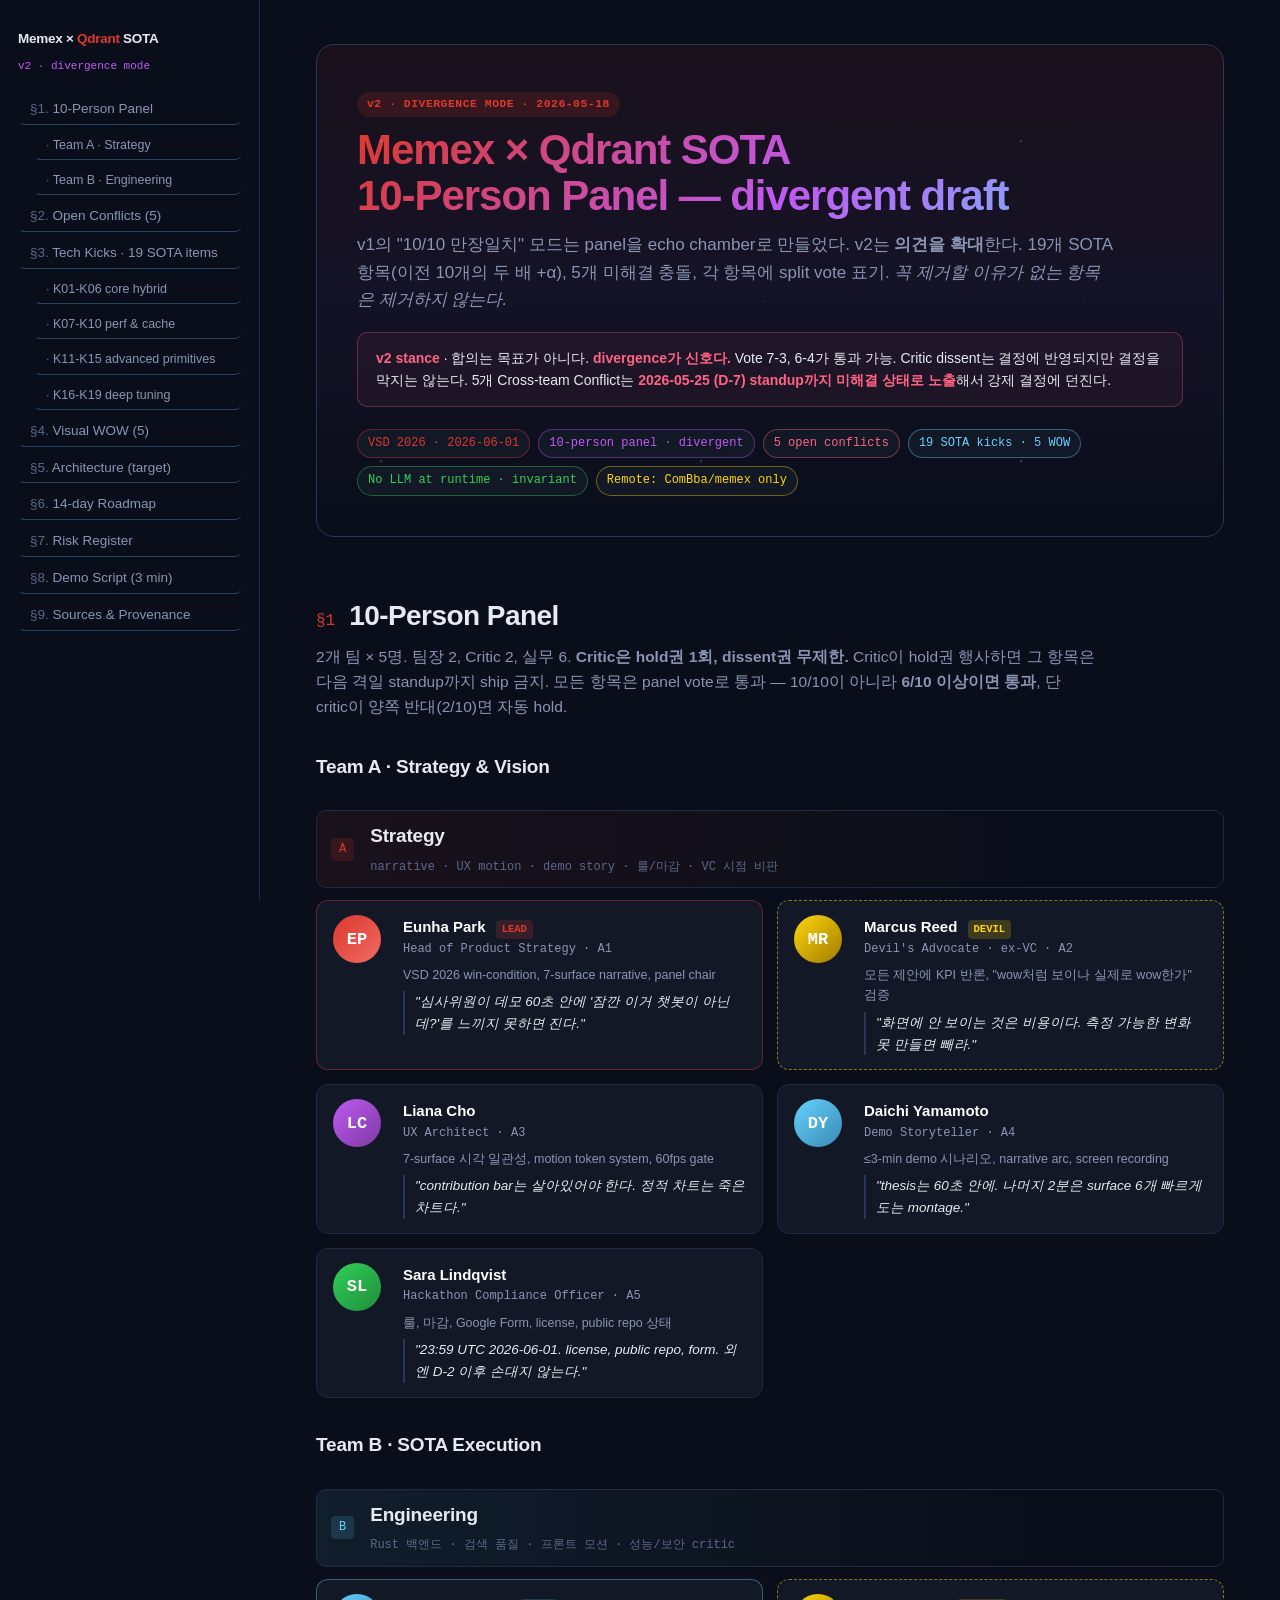
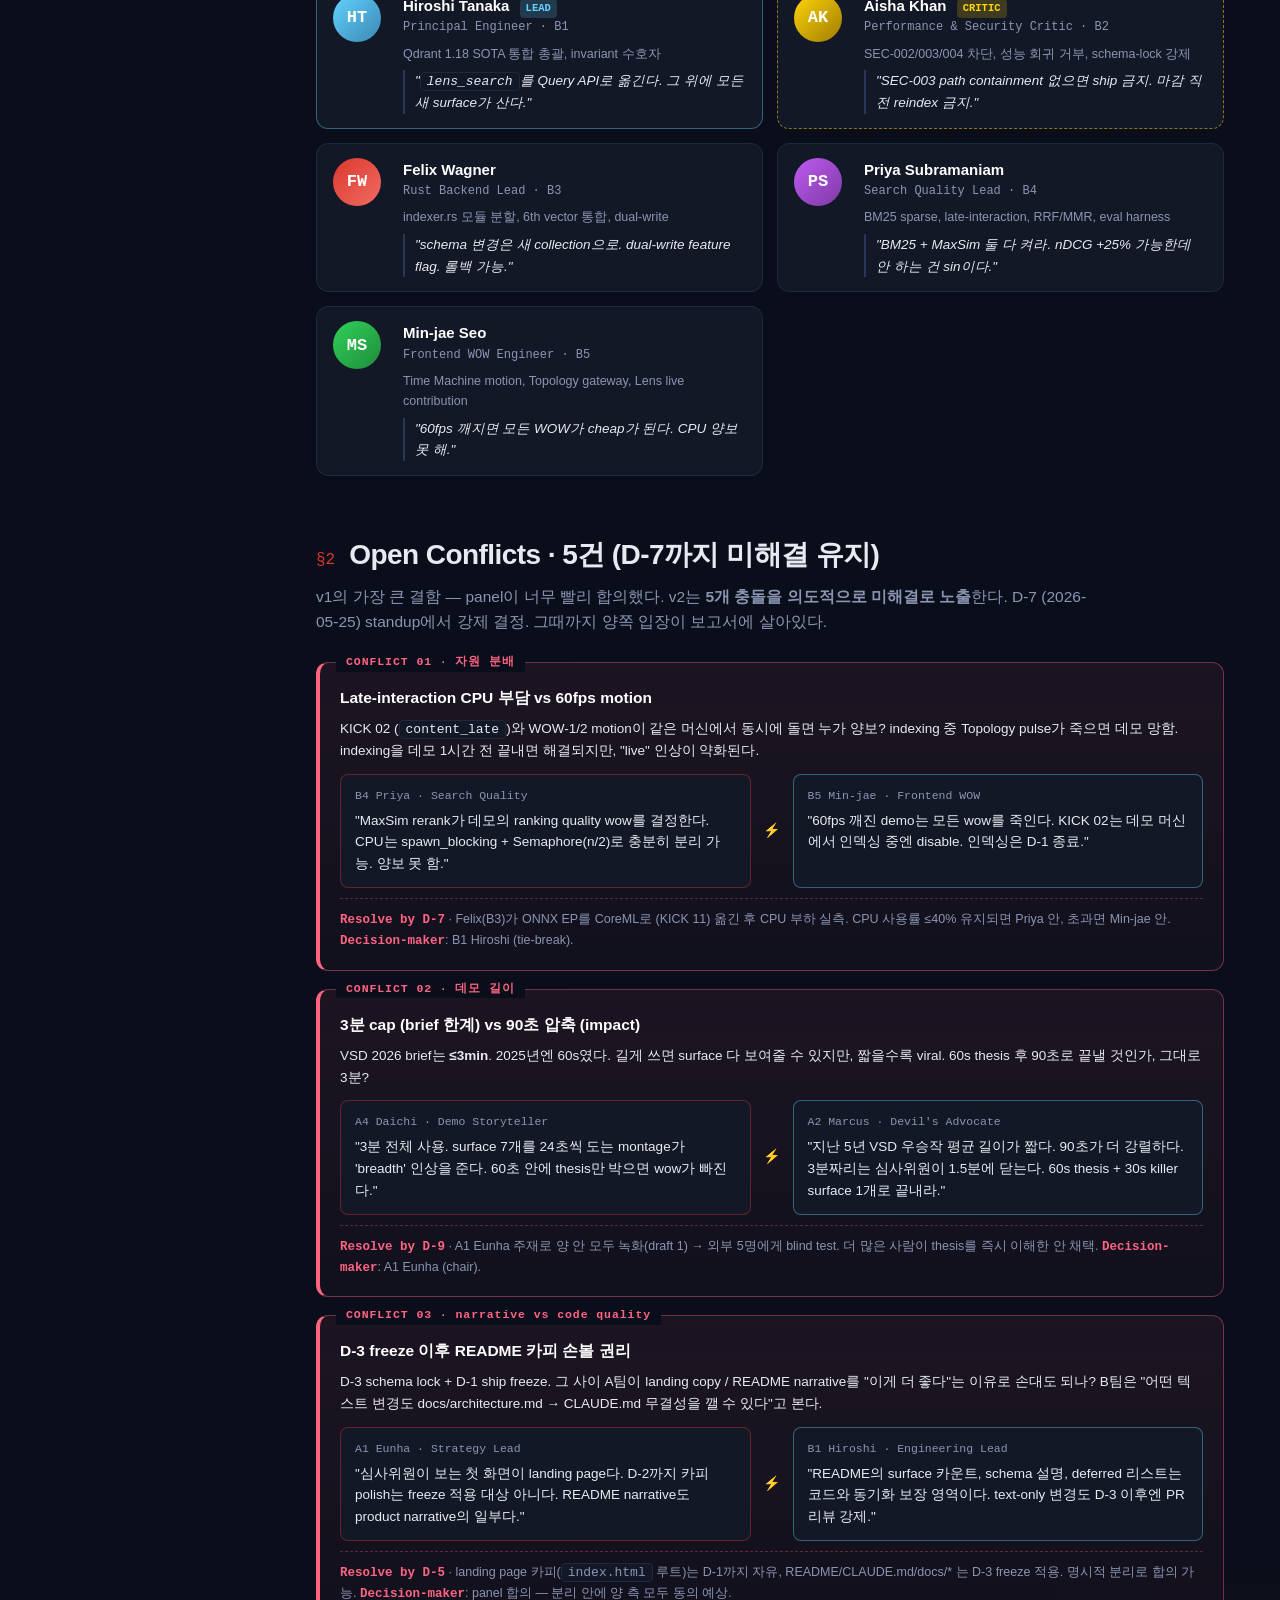
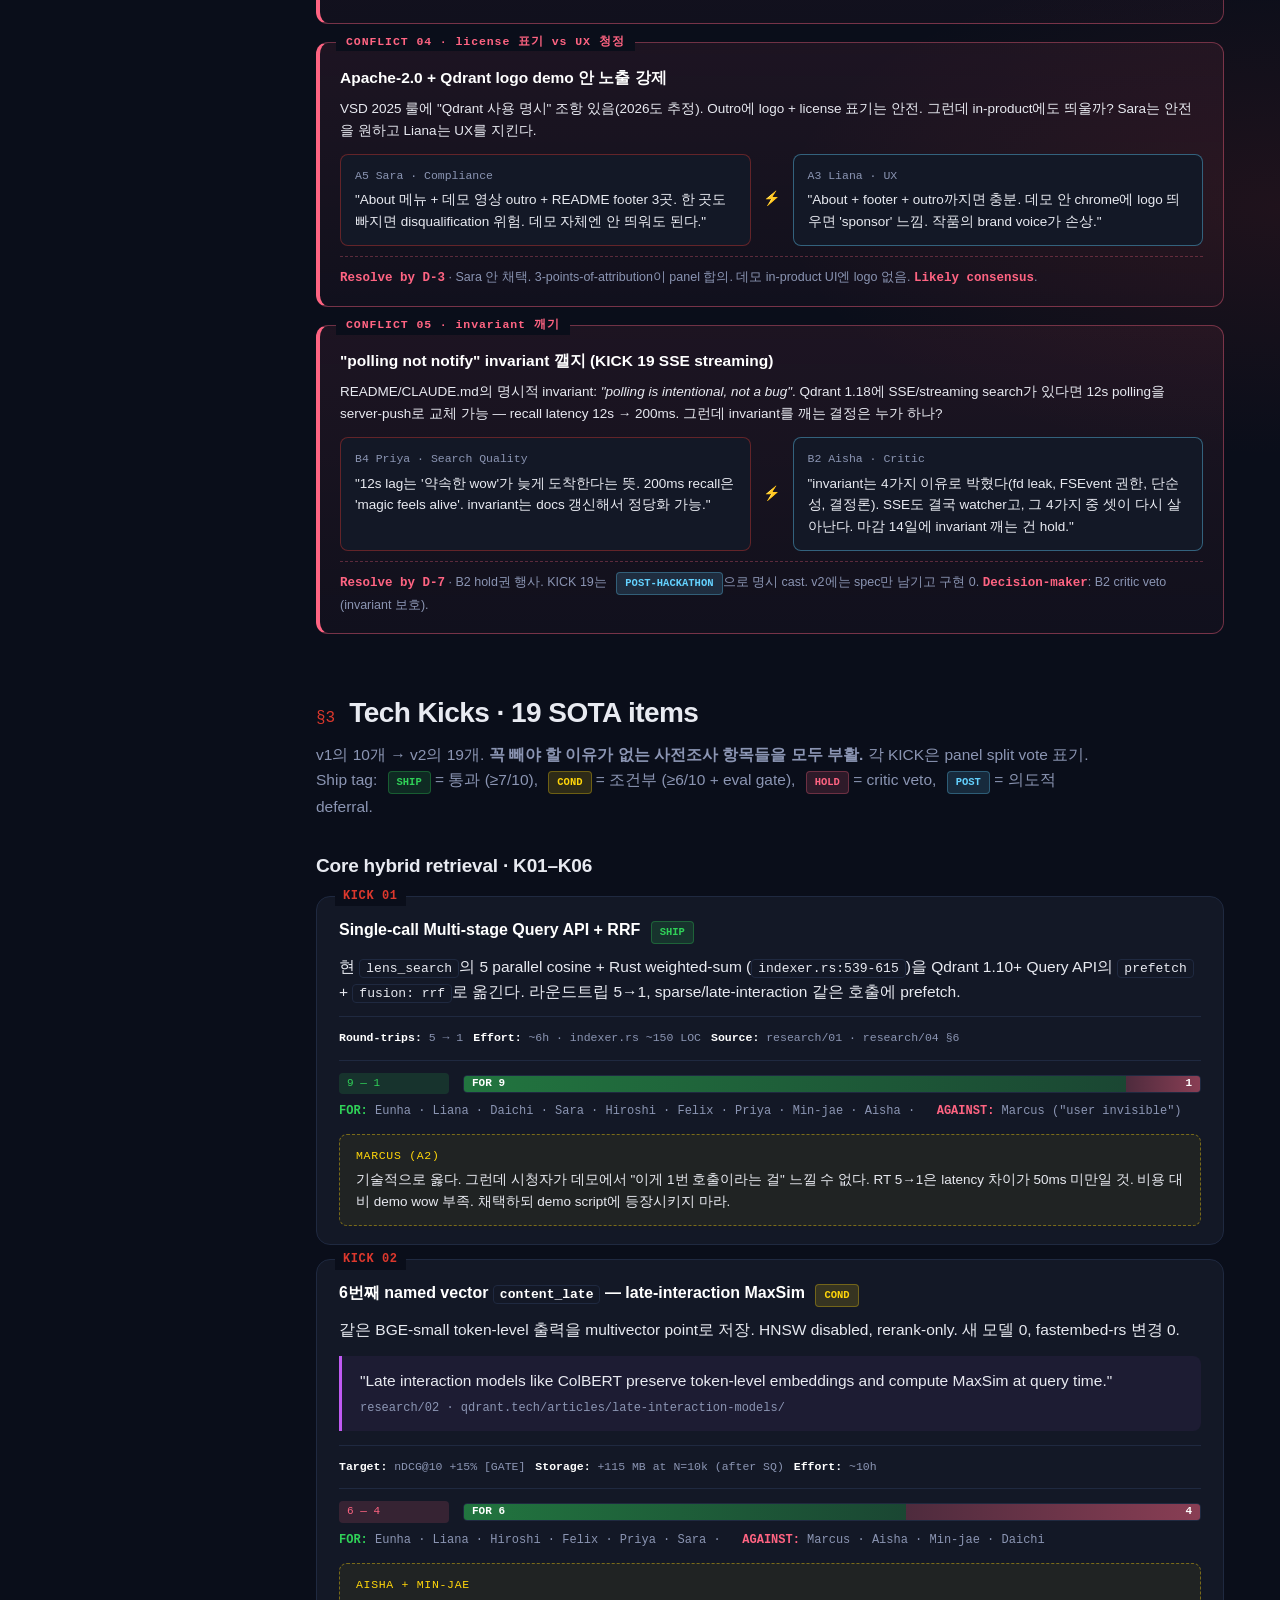
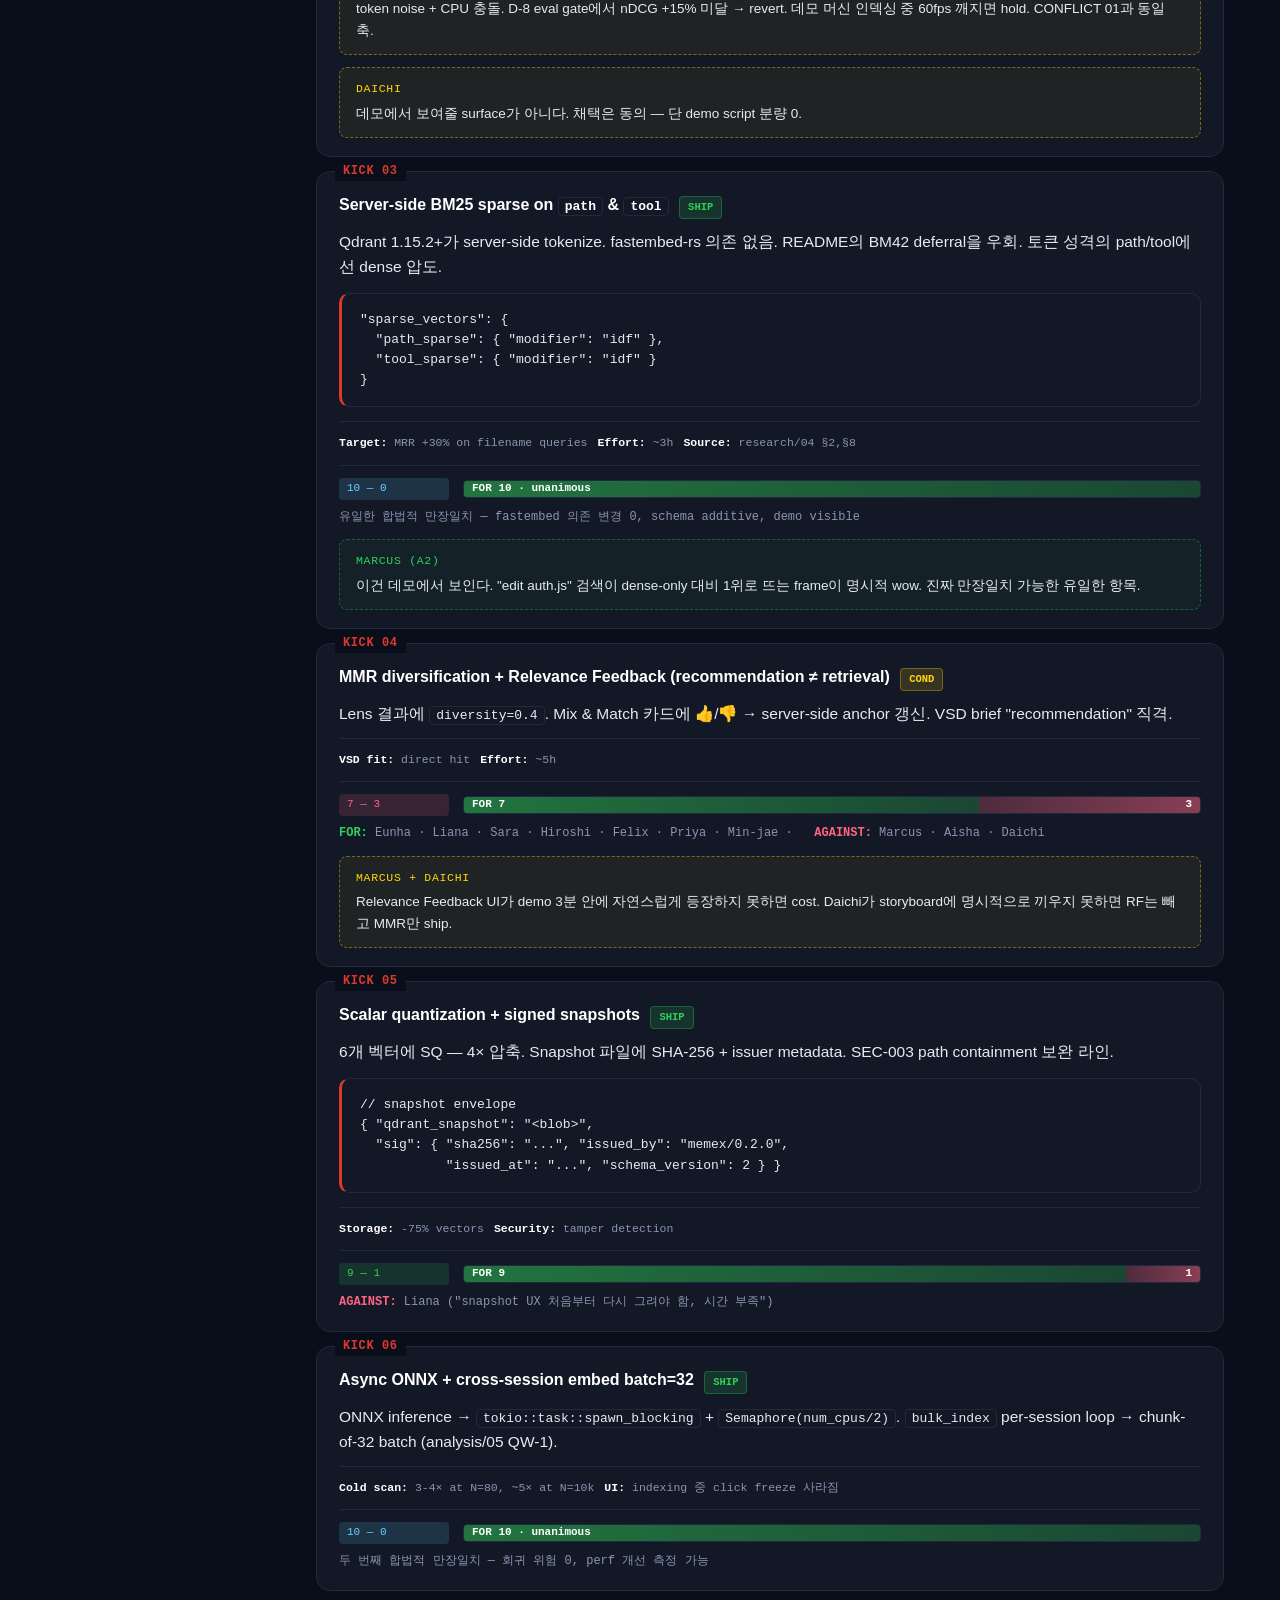
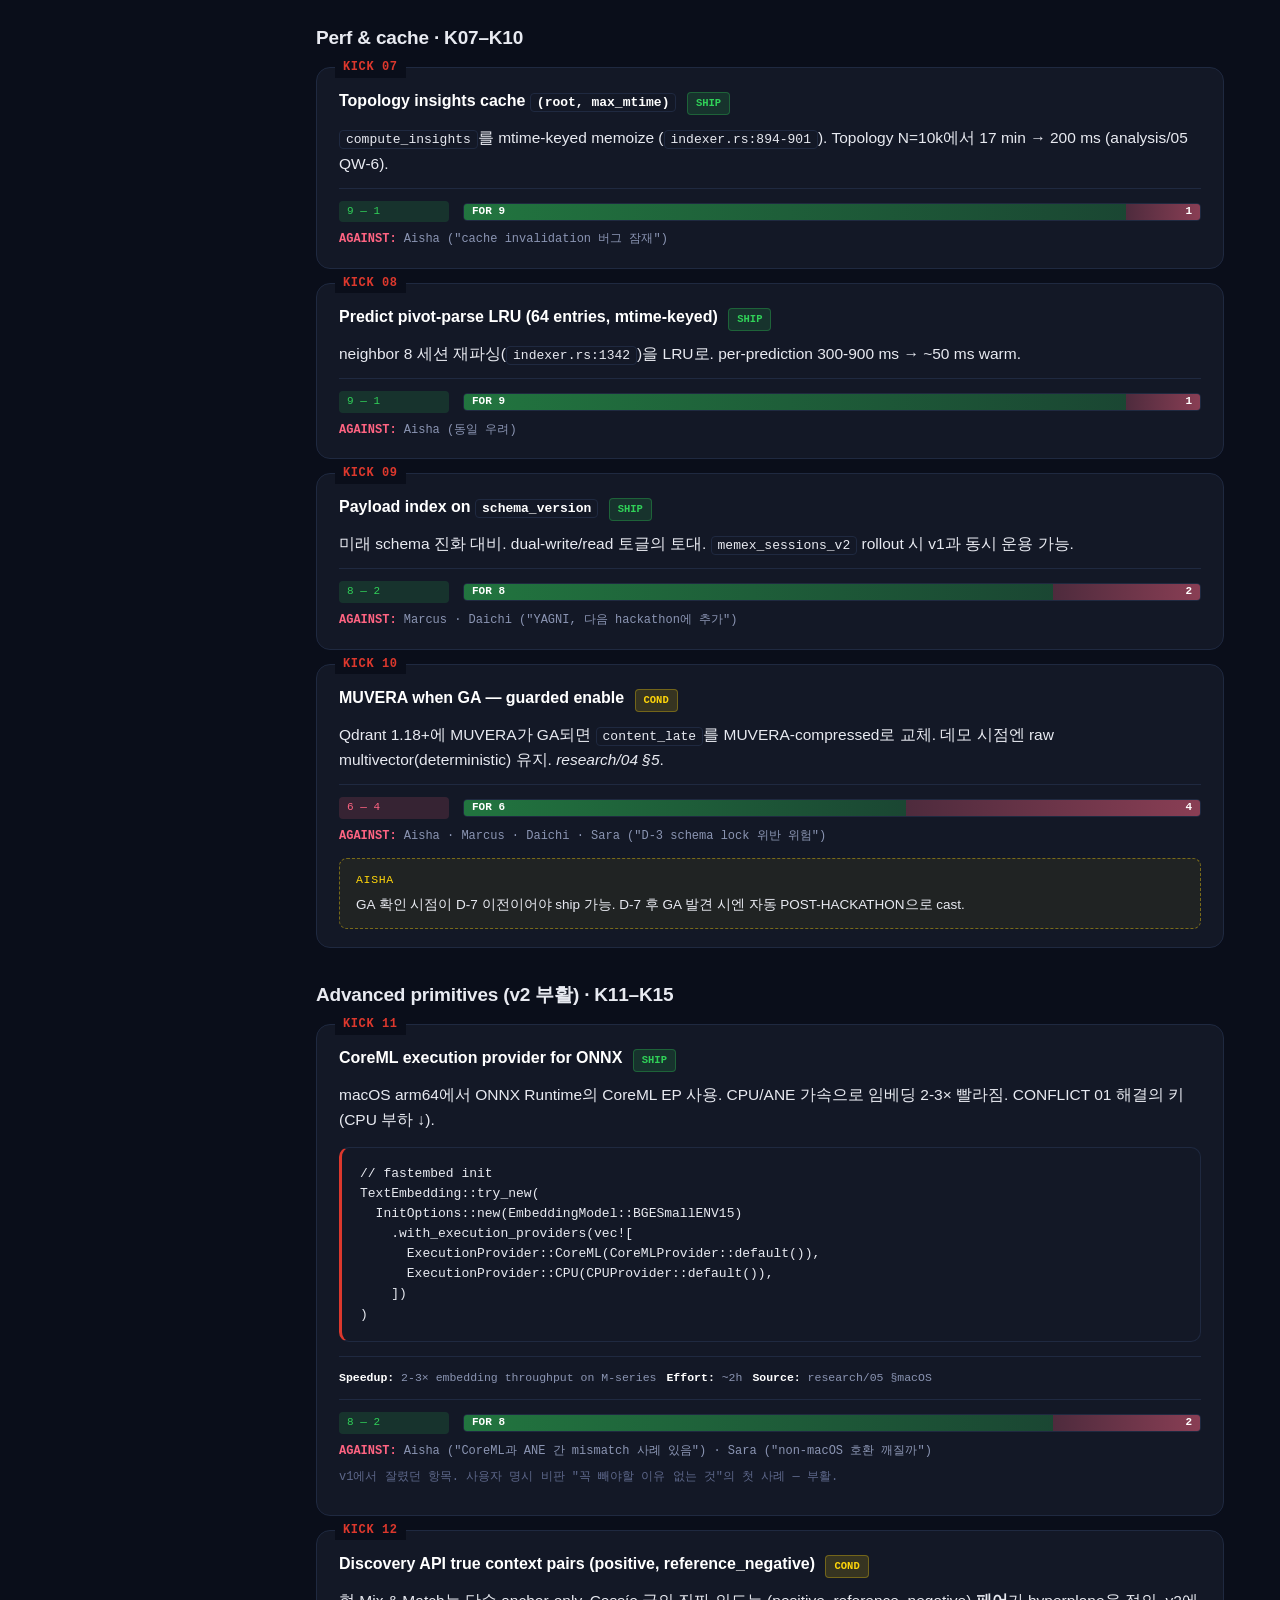
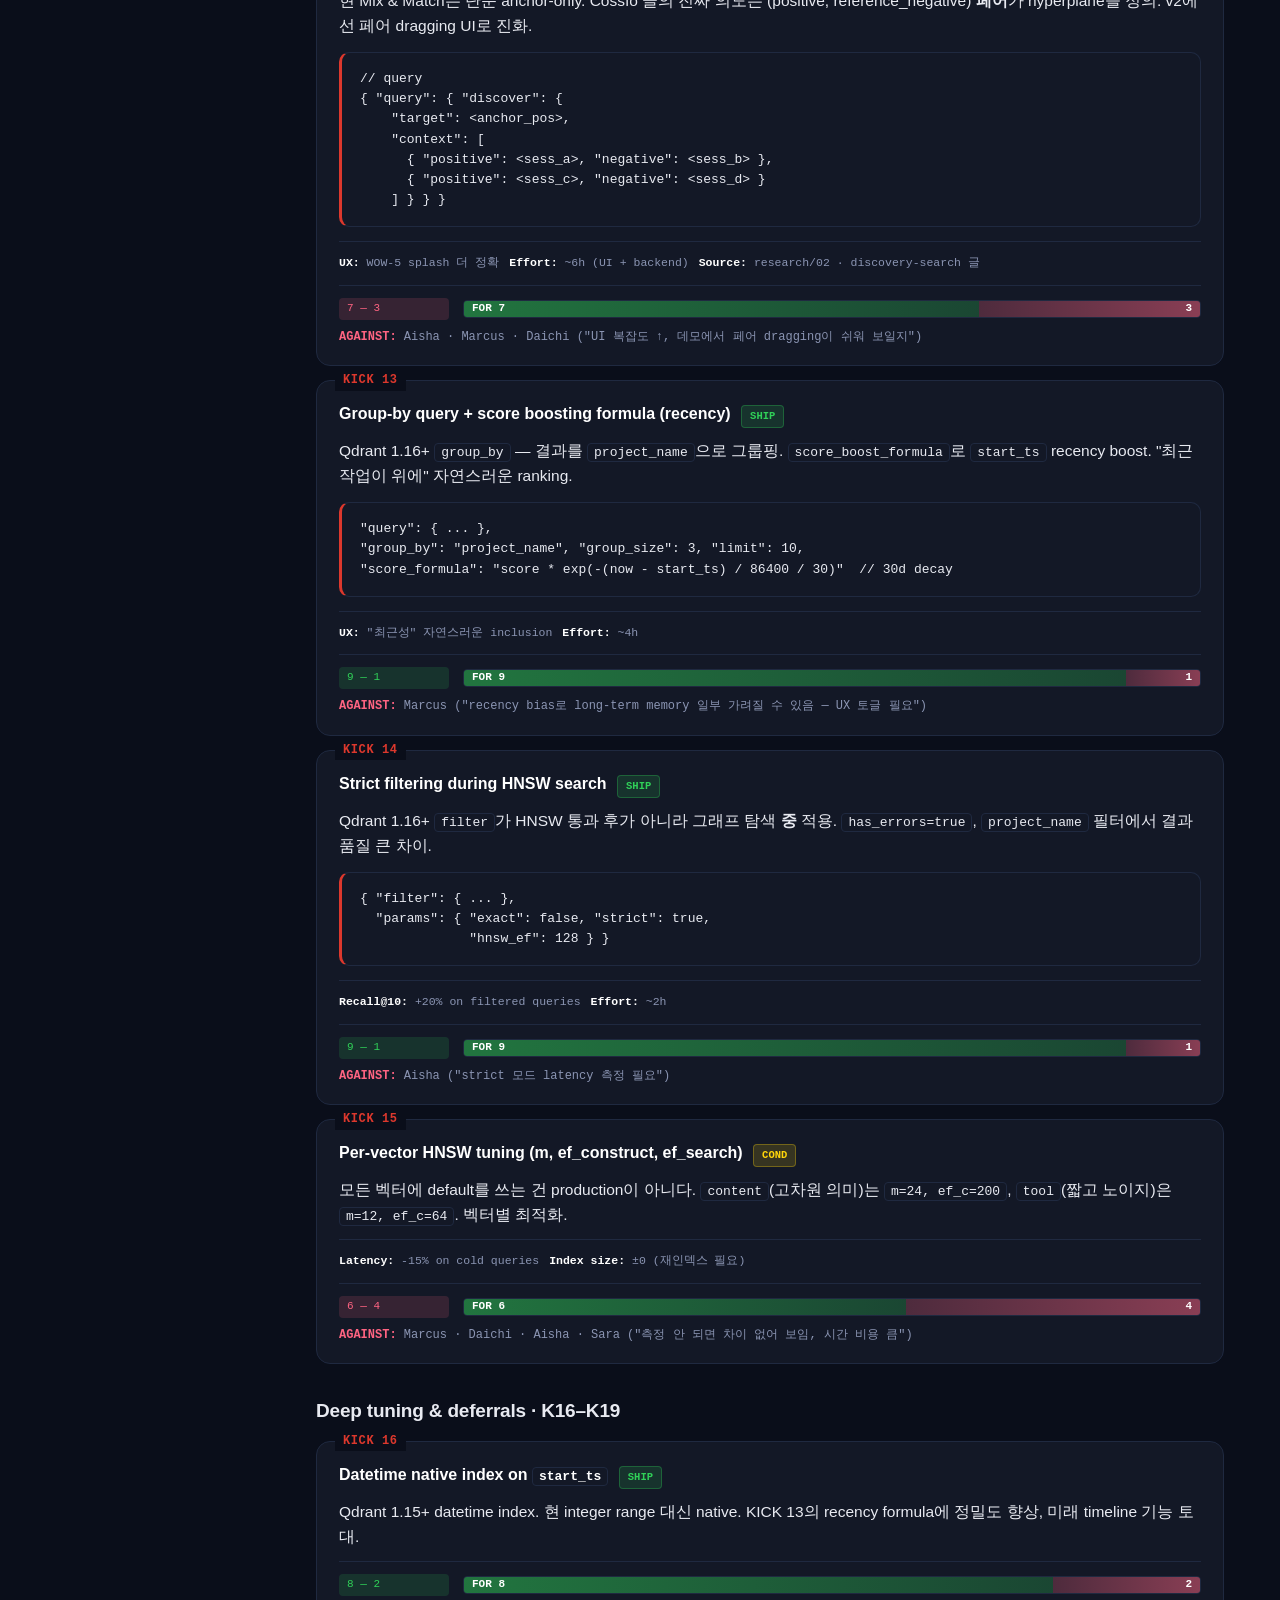
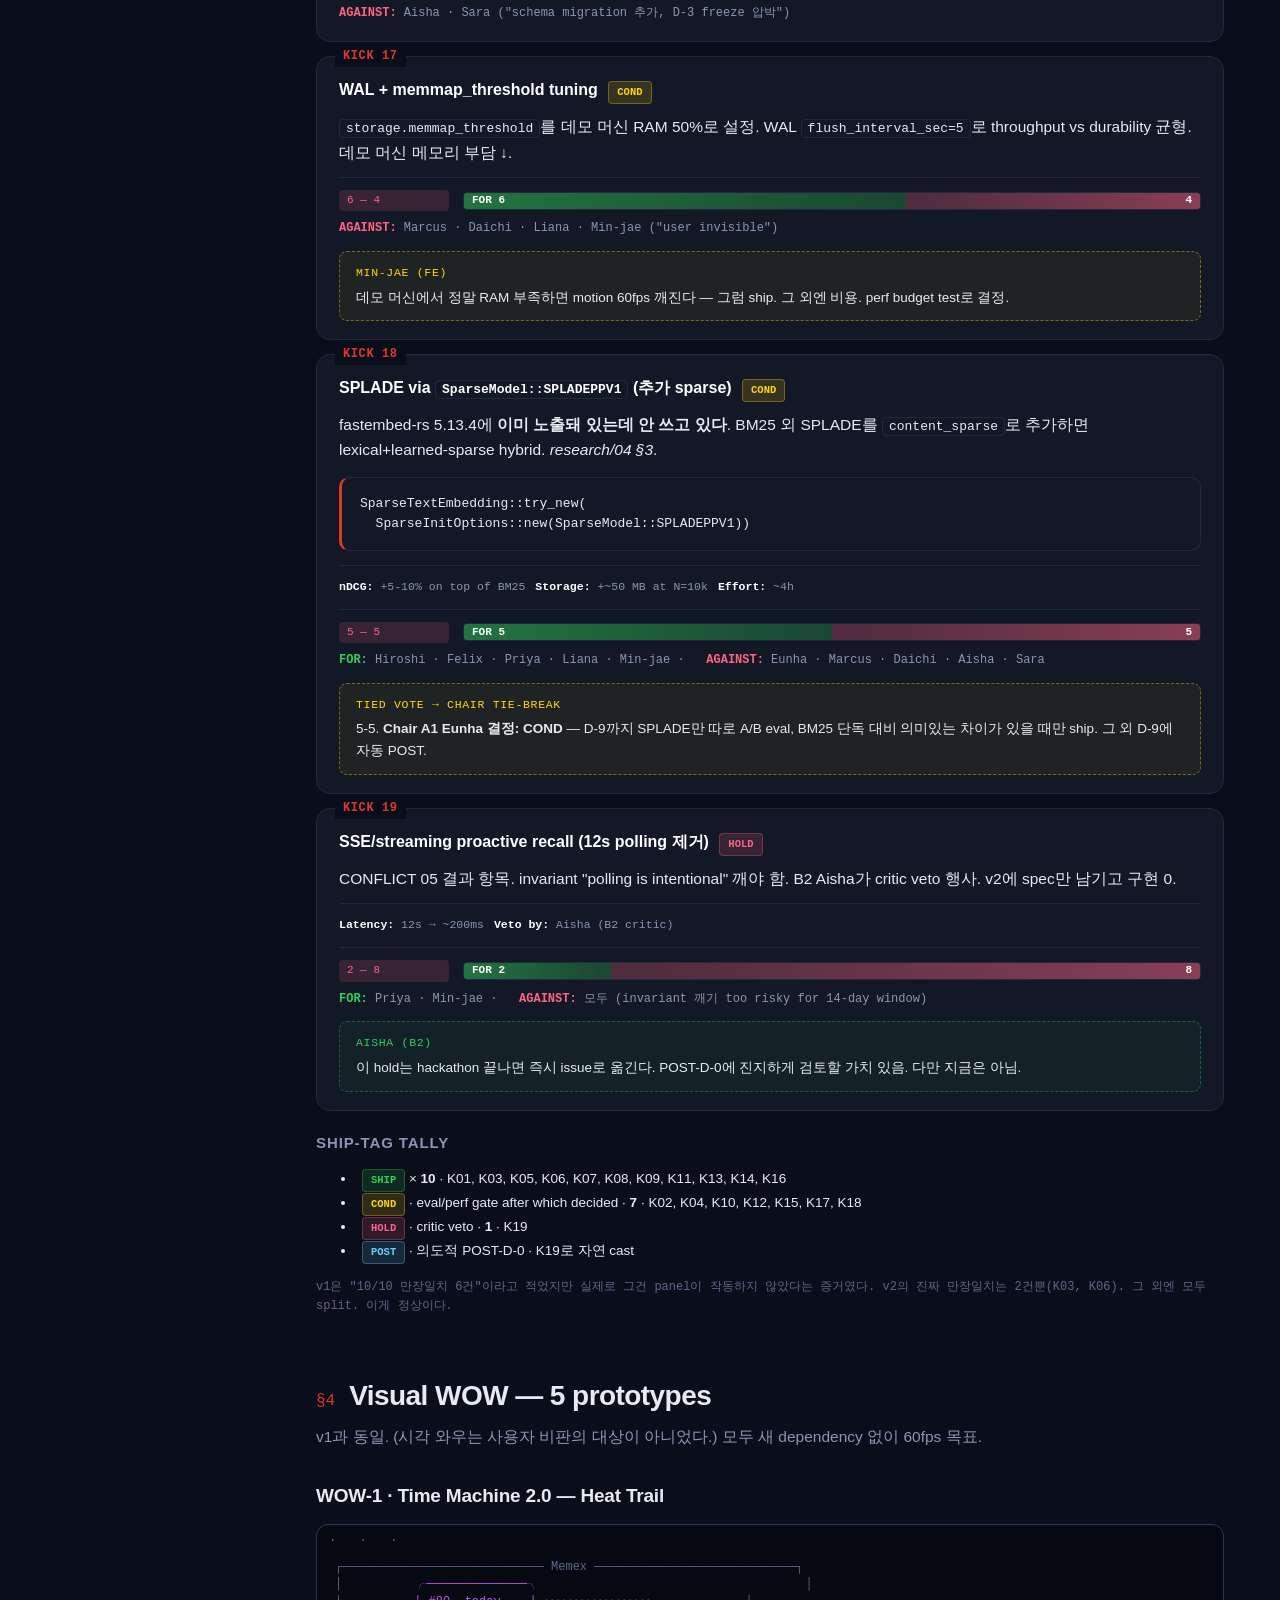
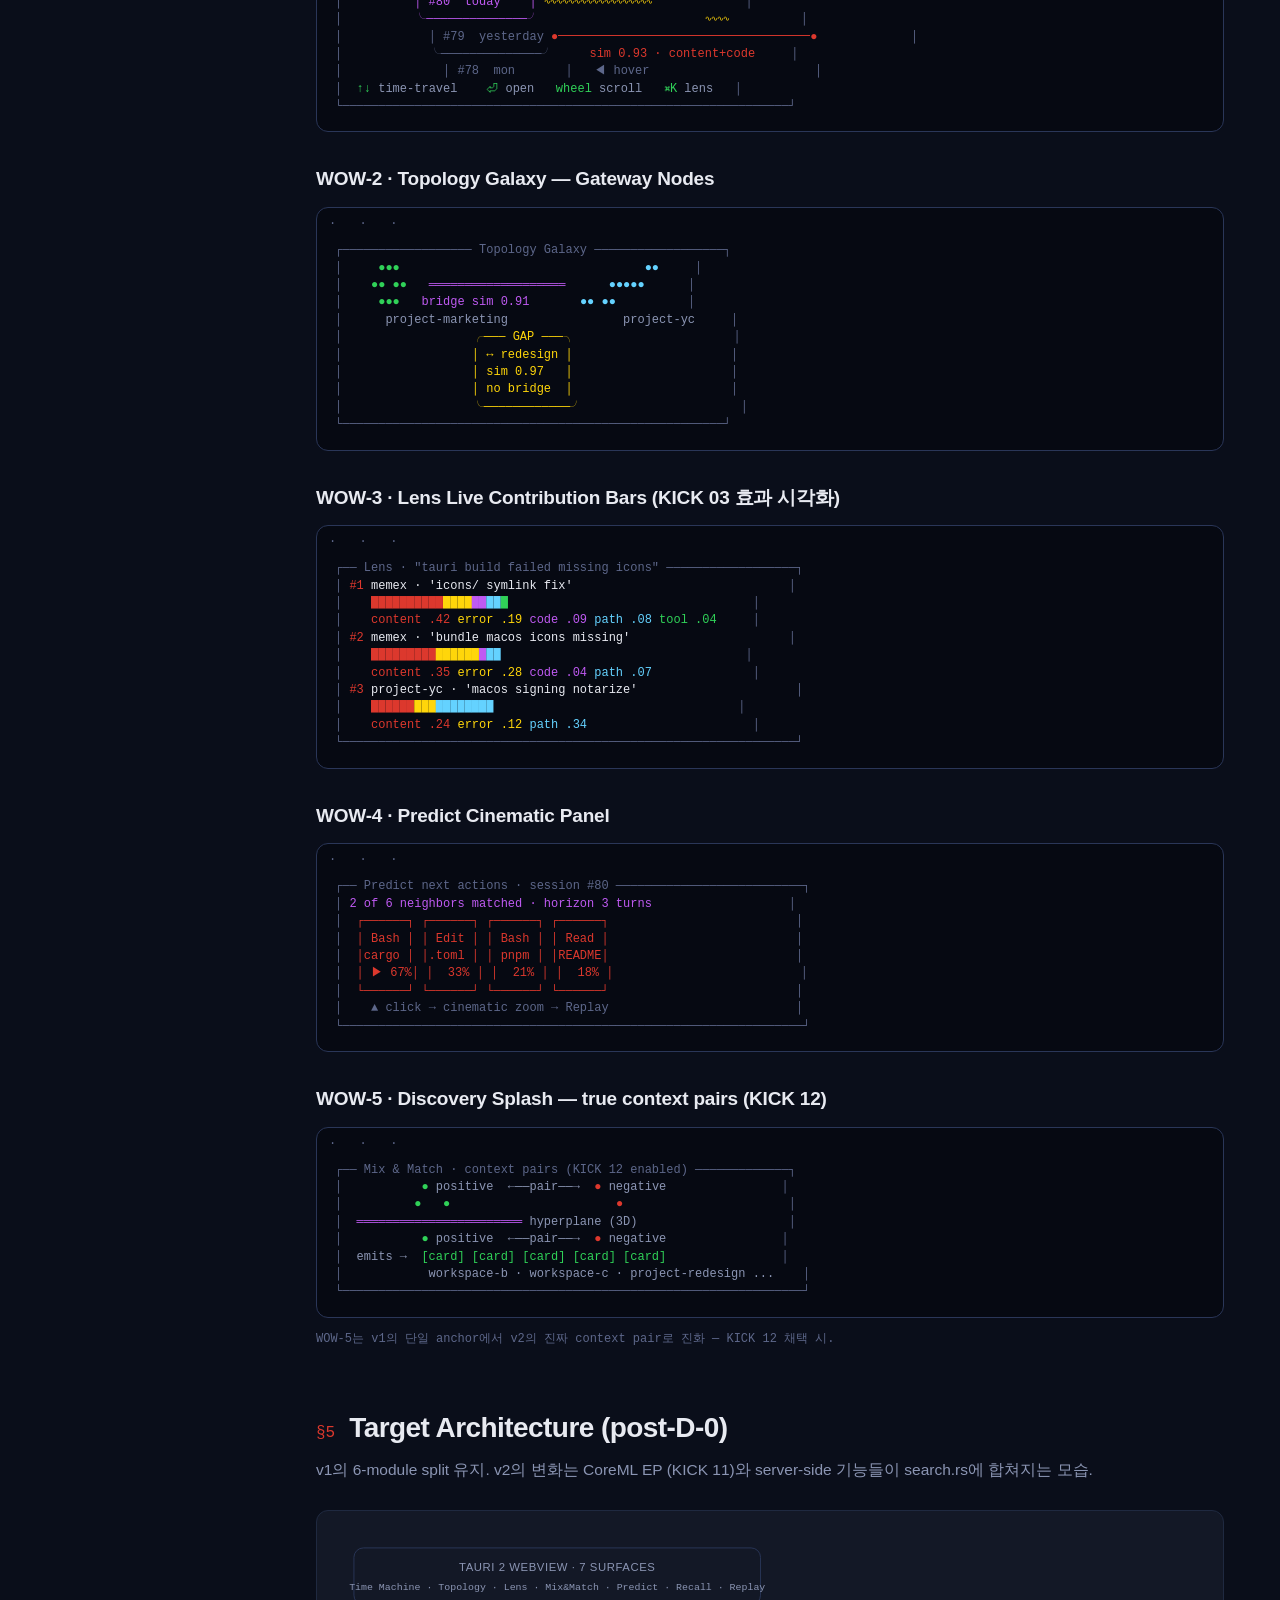
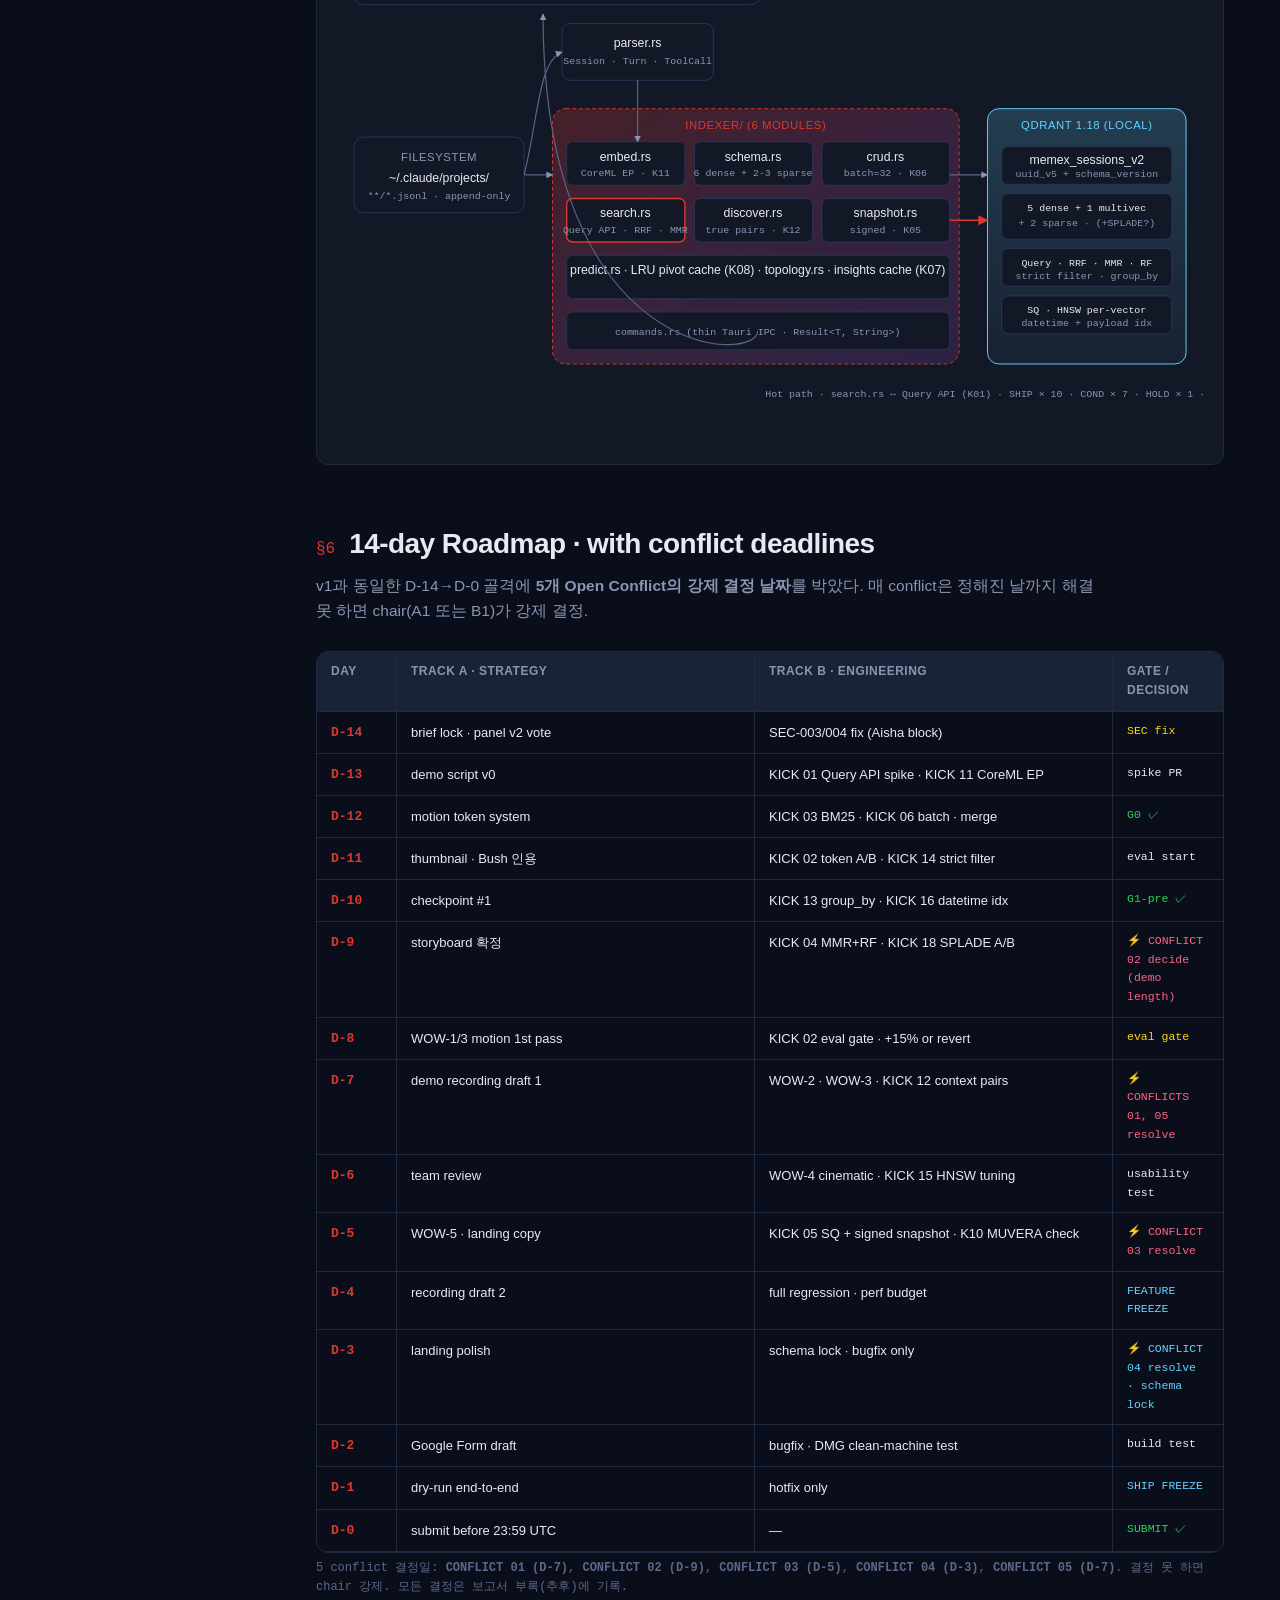
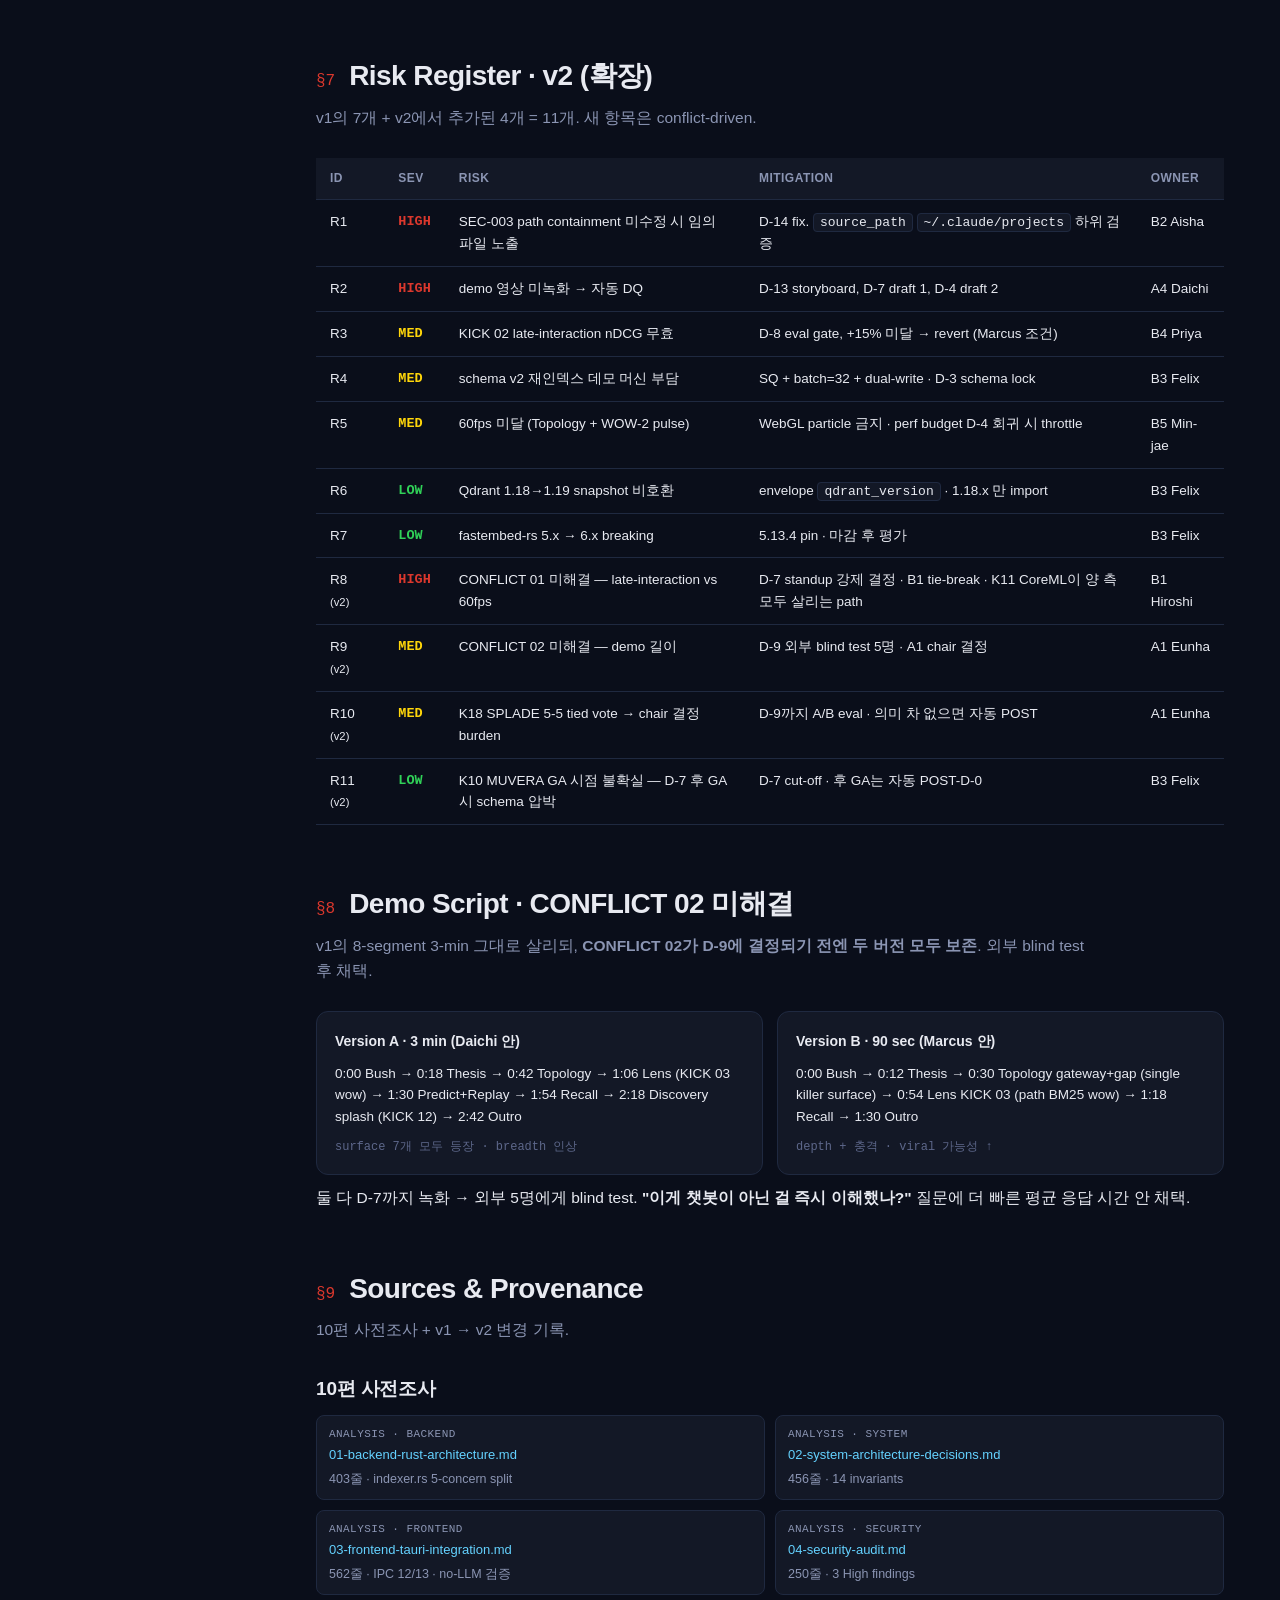
<file: claudedocs/sota-plan-v2.html>
<!doctype html>
<html lang="ko">
<head>
<meta charset="utf-8" />
<meta name="viewport" content="width=device-width, initial-scale=1" />
<meta name="color-scheme" content="dark" />
<title>Memex × Qdrant SOTA — 10-Person Panel · Divergence v2</title>
<style>
  :root {
    --bg: #0a0e1a;
    --bg-elev: #131826;
    --bg-elev-2: #1a2238;
    --border: #1f2940;
    --border-strong: #2a3658;
    --fg: #e8eaf1;
    --fg-muted: #8b95b3;
    --fg-dim: #5d678a;
    --accent: #dc382d;      /* Qdrant red */
    --accent-2: #bf5af2;    /* Memex purple */
    --accent-3: #30d158;    /* OK green */
    --accent-4: #ffd60a;    /* warn yellow */
    --accent-5: #64d2ff;    /* cool blue */
    --accent-6: #ff6482;    /* hot pink for conflict */
    --gradient-hero: linear-gradient(135deg, #dc382d 0%, #bf5af2 55%, #64d2ff 100%);
    --shadow-card: 0 8px 32px rgba(0,0,0,.4), 0 0 0 1px var(--border);
    --shadow-glow: 0 0 24px rgba(220, 56, 45, .25);
    --mono: "JetBrains Mono","SF Mono","Fira Code",Menlo,Consolas,monospace;
    --sans: -apple-system,BlinkMacSystemFont,"Inter","SF Pro Text","Pretendard",sans-serif;
  }
  * { box-sizing: border-box; }
  html { scroll-behavior: smooth; }
  body {
    margin: 0;
    background:
      radial-gradient(1200px 600px at 20% -10%, rgba(191,90,242,.10), transparent 60%),
      radial-gradient(1000px 500px at 100% 20%, rgba(220,56,45,.10), transparent 50%),
      radial-gradient(900px 400px at 50% 100%, rgba(100,210,255,.07), transparent 60%),
      var(--bg);
    color: var(--fg);
    font-family: var(--sans);
    font-size: 15.5px;
    line-height: 1.62;
    -webkit-font-smoothing: antialiased;
    text-rendering: optimizeLegibility;
  }
  ::selection { background: rgba(220,56,45,.35); color: #fff; }

  .shell { display: grid; grid-template-columns: 260px 1fr; max-width: 1480px; margin: 0 auto; }
  @media (max-width: 960px) { .shell { grid-template-columns: 1fr; } .toc { display: none; } }

  .toc {
    position: sticky; top: 0; align-self: start; height: 100vh; overflow-y: auto;
    padding: 28px 18px; border-right: 1px solid var(--border);
    font-size: 13.5px;
  }
  .toc .brand { font-weight: 700; letter-spacing: -.02em; margin-bottom: 8px; color: var(--fg); }
  .toc .brand span { color: var(--accent); }
  .toc .ver { font-family: var(--mono); font-size: 11px; color: var(--accent-2); margin-bottom: 18px; }
  .toc ol { list-style: none; padding: 0; margin: 0; counter-reset: toc; }
  .toc li { counter-increment: toc; margin: 6px 0; }
  .toc a {
    color: var(--fg-muted); text-decoration: none; display: block;
    padding: 4px 10px; border-radius: 6px; transition: all .15s;
    border-left: 2px solid transparent;
  }
  .toc a:hover { color: var(--fg); background: var(--bg-elev); border-left-color: var(--accent); }
  .toc a::before { content: "§" counter(toc) ". "; color: var(--fg-dim); }
  .toc .toc-sub { padding-left: 16px; font-size: 12.5px; margin: 3px 0; }
  .toc .toc-sub a::before { content: "·  "; }

  .main { padding: 36px 56px 120px; max-width: 1180px; }
  @media (max-width: 720px) { .main { padding: 24px 18px 80px; } }

  /* hero */
  .hero {
    margin: 8px 0 56px;
    padding: 44px 40px 40px;
    border-radius: 18px;
    background: linear-gradient(180deg, rgba(220,56,45,.08), rgba(191,90,242,.06) 50%, transparent);
    border: 1px solid var(--border-strong);
    position: relative; overflow: hidden;
  }
  .hero::before {
    content: ""; position: absolute; inset: 0;
    background-image:
      radial-gradient(2px 2px at 20% 30%, rgba(255,255,255,.35), transparent),
      radial-gradient(1px 1px at 70% 60%, rgba(255,255,255,.25), transparent),
      radial-gradient(1.5px 1.5px at 40% 80%, rgba(191,90,242,.4), transparent),
      radial-gradient(1px 1px at 85% 25%, rgba(100,210,255,.3), transparent);
    background-size: 320px 320px;
    opacity: .6; pointer-events: none;
  }
  .hero h1 {
    margin: 0 0 12px;
    font-size: 42px; letter-spacing: -.025em; font-weight: 800; line-height: 1.1;
    background: var(--gradient-hero);
    -webkit-background-clip: text; background-clip: text; color: transparent;
  }
  .hero .ver-tag {
    display: inline-block; padding: 3px 10px; border-radius: 999px;
    background: rgba(220,56,45,.15); color: var(--accent);
    font-family: var(--mono); font-size: 11.5px; font-weight: 600;
    margin-bottom: 10px; letter-spacing: .04em;
  }
  .hero .sub { color: var(--fg-muted); font-size: 17px; max-width: 760px; }
  .hero .stance {
    margin-top: 18px; padding: 14px 18px; border-radius: 10px;
    background: rgba(255,100,130,.06); border: 1px solid rgba(255,100,130,.3);
    font-size: 14px; color: var(--fg);
  }
  .hero .stance b { color: var(--accent-6); }
  .hero .meta { display: flex; gap: 8px; flex-wrap: wrap; margin-top: 22px; }
  .pill {
    display: inline-flex; align-items: center; gap: 6px;
    padding: 4px 10px; border-radius: 999px;
    background: var(--bg-elev); border: 1px solid var(--border);
    font-size: 12px; color: var(--fg-muted); font-family: var(--mono);
  }
  .pill.red { color: var(--accent); border-color: rgba(220,56,45,.4); }
  .pill.green { color: var(--accent-3); border-color: rgba(48,209,88,.4); }
  .pill.purple { color: var(--accent-2); border-color: rgba(191,90,242,.4); }
  .pill.yellow { color: var(--accent-4); border-color: rgba(255,214,10,.4); }
  .pill.blue { color: var(--accent-5); border-color: rgba(100,210,255,.4); }
  .pill.pink { color: var(--accent-6); border-color: rgba(255,100,130,.4); }

  /* section */
  section { margin: 56px 0; scroll-margin-top: 24px; }
  h2 {
    font-size: 28px; letter-spacing: -.02em; margin: 0 0 6px;
    display: flex; align-items: baseline; gap: 14px;
  }
  h2 .num { font-family: var(--mono); font-size: 16px; color: var(--accent); font-weight: 500; letter-spacing: 0; }
  h3 { font-size: 19px; margin: 32px 0 10px; letter-spacing: -.01em; }
  h4 { font-size: 15px; margin: 20px 0 6px; color: var(--fg-muted); text-transform: uppercase; letter-spacing: .06em; font-weight: 600; }
  p { margin: 10px 0; }
  .lede { color: var(--fg-muted); margin: 0 0 28px; max-width: 780px; }
  strong { color: #fff; }
  em { color: var(--fg-muted); }

  a { color: var(--accent-5); text-decoration: none; border-bottom: 1px solid rgba(100,210,255,.3); }
  a:hover { color: #fff; border-color: var(--accent-5); }

  code, kbd { font-family: var(--mono); font-size: 13px; background: var(--bg-elev); padding: 1px 6px; border-radius: 4px; border: 1px solid var(--border); }
  pre {
    background: var(--bg-elev); border: 1px solid var(--border);
    border-left: 3px solid var(--accent);
    border-radius: 10px; padding: 16px 18px; overflow-x: auto;
    font-family: var(--mono); font-size: 13px; line-height: 1.55;
    margin: 14px 0;
  }
  pre code { background: transparent; border: 0; padding: 0; }
  blockquote {
    margin: 14px 0; padding: 12px 18px;
    border-left: 3px solid var(--accent-2);
    background: rgba(191,90,242,.06);
    border-radius: 0 8px 8px 0; color: var(--fg);
  }
  blockquote .src { display: block; margin-top: 6px; font-size: 12px; color: var(--fg-muted); font-family: var(--mono); }

  .grid { display: grid; gap: 14px; }
  .grid-2 { grid-template-columns: repeat(2, 1fr); }
  .grid-3 { grid-template-columns: repeat(3, 1fr); }
  .grid-5 { grid-template-columns: repeat(5, 1fr); }
  @media (max-width: 880px) { .grid-2, .grid-3, .grid-5 { grid-template-columns: 1fr 1fr; } }
  @media (max-width: 560px) { .grid-2, .grid-3, .grid-5 { grid-template-columns: 1fr; } }

  .card {
    background: var(--bg-elev);
    border: 1px solid var(--border);
    border-radius: 12px;
    padding: 18px 18px 16px;
    transition: transform .18s, border-color .18s, box-shadow .18s;
  }
  .card:hover { transform: translateY(-2px); border-color: var(--border-strong); box-shadow: var(--shadow-card); }
  .card h4 { margin: 0 0 6px; color: var(--fg); font-size: 14px; text-transform: none; letter-spacing: 0; font-weight: 600; }

  /* panel */
  .panel-team-header {
    display: flex; align-items: center; gap: 16px; margin: 28px 0 12px;
    padding: 10px 14px; border-radius: 10px;
    background: linear-gradient(90deg, rgba(220,56,45,.08), transparent 80%);
    border: 1px solid var(--border);
  }
  .panel-team-header.b { background: linear-gradient(90deg, rgba(100,210,255,.08), transparent 80%); }
  .panel-team-header h3 { margin: 0; }
  .panel-team-header .tag { font-family: var(--mono); font-size: 12px; padding: 2px 8px; border-radius: 4px; background: rgba(220,56,45,.15); color: var(--accent); }
  .panel-team-header.b .tag { background: rgba(100,210,255,.15); color: var(--accent-5); }

  .persona {
    display: grid; grid-template-columns: 56px 1fr; gap: 14px;
    background: var(--bg-elev); border: 1px solid var(--border);
    border-radius: 12px; padding: 14px 16px;
  }
  .persona .avatar {
    width: 48px; height: 48px; border-radius: 50%;
    display: flex; align-items: center; justify-content: center;
    font-weight: 700; font-size: 17px; color: #fff;
    font-family: var(--mono); letter-spacing: 0;
  }
  .persona .name { font-weight: 600; color: #fff; font-size: 15px; }
  .persona .role { font-size: 12px; color: var(--fg-muted); font-family: var(--mono); margin-bottom: 6px; }
  .persona .quote { font-size: 13.5px; color: var(--fg); border-left: 2px solid var(--border-strong); padding-left: 10px; margin-top: 6px; font-style: italic; }
  .persona .duties { font-size: 12.5px; color: var(--fg-muted); margin-top: 4px; }
  .persona.lead { border-color: rgba(220,56,45,.4); }
  .persona.lead.b { border-color: rgba(100,210,255,.4); }
  .persona.critic { border-style: dashed; border-color: rgba(255,214,10,.5); }
  .persona .badge { display: inline-block; margin-left: 6px; padding: 1px 6px; border-radius: 4px; font-size: 10.5px; font-family: var(--mono); font-weight: 600; }
  .persona .badge.lead { background: rgba(220,56,45,.18); color: var(--accent); }
  .persona .badge.lead-b { background: rgba(100,210,255,.18); color: var(--accent-5); }
  .persona .badge.critic { background: rgba(255,214,10,.18); color: var(--accent-4); }

  /* CONFLICT BOX — new in v2 */
  .conflict {
    margin: 18px 0;
    padding: 18px 20px;
    background: linear-gradient(180deg, rgba(255,100,130,.08), rgba(255,100,130,.03));
    border: 1px solid rgba(255,100,130,.4);
    border-left: 4px solid var(--accent-6);
    border-radius: 12px;
    position: relative;
  }
  .conflict .clabel {
    position: absolute; top: -10px; left: 16px;
    background: var(--bg); padding: 0 10px;
    color: var(--accent-6);
    font-family: var(--mono); font-size: 11.5px; font-weight: 700;
    letter-spacing: .08em;
  }
  .conflict h4 { margin: 4px 0 8px; color: #fff; text-transform: none; letter-spacing: 0; font-size: 15.5px; font-weight: 600; }
  .conflict .sides { display: grid; grid-template-columns: 1fr 14px 1fr; gap: 14px; align-items: stretch; margin: 12px 0 10px; }
  @media (max-width: 720px) { .conflict .sides { grid-template-columns: 1fr; } .conflict .vs { display: none; } }
  .conflict .side { background: var(--bg-elev); border: 1px solid var(--border); border-radius: 8px; padding: 12px 14px; font-size: 13.5px; }
  .conflict .side.a { border-color: rgba(220,56,45,.4); }
  .conflict .side.b { border-color: rgba(100,210,255,.4); }
  .conflict .side .who { font-family: var(--mono); font-size: 11.5px; color: var(--fg-muted); margin-bottom: 4px; }
  .conflict .vs { display: flex; align-items: center; justify-content: center; color: var(--accent-6); font-family: var(--mono); font-weight: 700; font-size: 14px; }
  .conflict .resolve { margin-top: 8px; padding-top: 10px; border-top: 1px dashed rgba(255,100,130,.3); font-size: 12.5px; color: var(--fg-muted); }
  .conflict .resolve b { color: var(--accent-6); font-family: var(--mono); }

  /* KICK card with vote bar */
  .kick {
    background: var(--bg-elev);
    border: 1px solid var(--border);
    border-radius: 14px;
    padding: 20px 22px 18px;
    margin: 14px 0;
    position: relative;
  }
  .kick::before {
    content: attr(data-num);
    position: absolute; top: -10px; left: 18px;
    background: var(--bg); padding: 0 8px;
    color: var(--accent);
    font-family: var(--mono); font-size: 12px; font-weight: 700; letter-spacing: .05em;
  }
  .kick h4 { margin: 0 0 6px; color: #fff; font-size: 16px; text-transform: none; letter-spacing: 0; font-weight: 600; }
  .kick .impact-row { display: flex; gap: 10px; flex-wrap: wrap; margin-top: 12px; padding-top: 12px; border-top: 1px solid var(--border); }
  .kick .impact { font-family: var(--mono); font-size: 11.5px; color: var(--fg-muted); }
  .kick .impact b { color: #fff; font-weight: 600; }

  /* vote bar */
  .vote {
    margin-top: 12px; padding-top: 12px; border-top: 1px solid var(--border);
    display: grid; grid-template-columns: 110px 1fr; gap: 14px; align-items: center;
  }
  .vote-bar { display: flex; height: 18px; border-radius: 4px; overflow: hidden; border: 1px solid var(--border); }
  .vote-bar .for { background: linear-gradient(90deg, rgba(48,209,88,.5), rgba(48,209,88,.25)); display: flex; align-items: center; padding: 0 8px; font-family: var(--mono); font-size: 11px; color: #fff; font-weight: 600; }
  .vote-bar .against { background: linear-gradient(90deg, rgba(255,100,130,.25), rgba(255,100,130,.5)); display: flex; align-items: center; justify-content: flex-end; padding: 0 8px; font-family: var(--mono); font-size: 11px; color: #fff; font-weight: 600; }
  .vote-tag {
    display: inline-block; padding: 2px 8px; border-radius: 4px;
    font-family: var(--mono); font-size: 11px;
  }
  .vote-tag.split { background: rgba(255,100,130,.15); color: var(--accent-6); }
  .vote-tag.strong { background: rgba(48,209,88,.15); color: var(--accent-3); }
  .vote-tag.weak { background: rgba(255,214,10,.15); color: var(--accent-4); }
  .vote-tag.unanimous { background: rgba(100,210,255,.15); color: var(--accent-5); }
  .vote-detail { font-size: 12px; color: var(--fg-muted); margin-top: 8px; font-family: var(--mono); }
  .vote-detail b.for { color: var(--accent-3); }
  .vote-detail b.against { color: var(--accent-6); }

  .dissent {
    margin: 12px 0 0;
    padding: 12px 16px;
    background: rgba(255,214,10,.06);
    border: 1px dashed rgba(255,214,10,.4);
    border-radius: 8px;
    font-size: 13.5px;
  }
  .dissent .who { font-family: var(--mono); font-size: 11.5px; color: var(--accent-4); margin-bottom: 4px; text-transform: uppercase; letter-spacing: .06em; }

  .endorse {
    margin: 12px 0 0;
    padding: 12px 16px;
    background: rgba(48,209,88,.05);
    border: 1px dashed rgba(48,209,88,.35);
    border-radius: 8px;
    font-size: 13.5px;
  }
  .endorse .who { font-family: var(--mono); font-size: 11.5px; color: var(--accent-3); margin-bottom: 4px; text-transform: uppercase; letter-spacing: .06em; }

  /* roadmap */
  .timeline { display: grid; grid-template-columns: 80px 1fr 1fr 110px; gap: 0; margin-top: 14px; border: 1px solid var(--border); border-radius: 12px; overflow: hidden; }
  .timeline > div { padding: 10px 14px; border-bottom: 1px solid var(--border); border-right: 1px solid var(--border); font-size: 13px; }
  .timeline > div:nth-child(4n) { border-right: 0; }
  .timeline .h { background: var(--bg-elev-2); font-weight: 600; font-size: 12px; text-transform: uppercase; letter-spacing: .04em; color: var(--fg-muted); }
  .timeline .day { font-family: var(--mono); color: var(--accent); font-weight: 600; }
  .timeline .gate { font-family: var(--mono); font-size: 11.5px; }
  .timeline .gate.go { color: var(--accent-3); }
  .timeline .gate.amber { color: var(--accent-4); }
  .timeline .gate.freeze { color: var(--accent-5); }
  .timeline .gate.split { color: var(--accent-6); }
  @media (max-width: 720px) {
    .timeline { grid-template-columns: 60px 1fr; }
    .timeline .h:nth-child(3), .timeline .h:nth-child(4),
    .timeline > div:nth-child(4n-1), .timeline > div:nth-child(4n) { display: none; }
  }

  /* risk table */
  table.risk { width: 100%; border-collapse: collapse; font-size: 13.5px; margin: 14px 0; }
  table.risk th, table.risk td { padding: 11px 14px; text-align: left; border-bottom: 1px solid var(--border); vertical-align: top; }
  table.risk th { color: var(--fg-muted); font-weight: 600; font-size: 12px; text-transform: uppercase; letter-spacing: .04em; background: var(--bg-elev); }
  table.risk td.sev { font-family: var(--mono); font-weight: 600; }
  table.risk td.sev.high { color: var(--accent); }
  table.risk td.sev.med { color: var(--accent-4); }
  table.risk td.sev.low { color: var(--accent-3); }

  /* mockups */
  .mockup {
    background: #060912;
    border: 1px solid var(--border-strong);
    border-radius: 12px;
    padding: 16px 18px; margin: 12px 0;
    font-family: var(--mono); font-size: 12px; line-height: 1.45;
    color: var(--fg-muted); white-space: pre; overflow-x: auto;
    position: relative;
  }
  .mockup::before {
    content: "·  ·  ·";
    position: absolute; top: 8px; left: 12px;
    letter-spacing: .25em; color: var(--fg-dim);
  }
  .mockup-body { padding-top: 18px; }
  .mockup .accent { color: var(--accent); }
  .mockup .accent-2 { color: var(--accent-2); }
  .mockup .accent-3 { color: var(--accent-3); }
  .mockup .accent-4 { color: var(--accent-4); }
  .mockup .accent-5 { color: var(--accent-5); }
  .mockup .accent-6 { color: var(--accent-6); }
  .mockup .dim { color: var(--fg-dim); }
  .mockup .fg { color: var(--fg); }

  .arch-wrap { background: var(--bg-elev); border: 1px solid var(--border); border-radius: 12px; padding: 18px; overflow-x: auto; }

  .sources { display: grid; grid-template-columns: repeat(2, 1fr); gap: 10px; font-size: 13px; }
  @media (max-width: 720px) { .sources { grid-template-columns: 1fr; } }
  .sources .src-card { background: var(--bg-elev); border: 1px solid var(--border); border-radius: 8px; padding: 10px 12px; }
  .sources .src-card .label { font-family: var(--mono); font-size: 11px; color: var(--fg-muted); text-transform: uppercase; letter-spacing: .04em; }
  .sources .src-card a { font-size: 13px; border: 0; }

  hr { border: 0; border-top: 1px solid var(--border); margin: 32px 0; }
  .footnote { font-size: 12px; color: var(--fg-dim); font-family: var(--mono); margin-top: 6px; }

  .ship-tag { display: inline-block; padding: 2px 8px; border-radius: 4px; font-family: var(--mono); font-size: 10.5px; font-weight: 600; margin-left: 6px; }
  .ship-tag.ship { background: rgba(48,209,88,.15); color: var(--accent-3); border: 1px solid rgba(48,209,88,.3); }
  .ship-tag.cond { background: rgba(255,214,10,.15); color: var(--accent-4); border: 1px solid rgba(255,214,10,.3); }
  .ship-tag.hold { background: rgba(255,100,130,.15); color: var(--accent-6); border: 1px solid rgba(255,100,130,.3); }
  .ship-tag.post { background: rgba(100,210,255,.15); color: var(--accent-5); border: 1px solid rgba(100,210,255,.3); }
</style>
</head>
<body>

<div class="shell">
  <nav class="toc" aria-label="Table of contents">
    <div class="brand">Memex × <span>Qdrant</span> SOTA</div>
    <div class="ver">v2 · divergence mode</div>
    <ol>
      <li><a href="#s1">10-Person Panel</a>
        <ol class="toc-sub">
          <li><a href="#s1a">Team A · Strategy</a></li>
          <li><a href="#s1b">Team B · Engineering</a></li>
        </ol>
      </li>
      <li><a href="#s2">Open Conflicts (5)</a></li>
      <li><a href="#s3">Tech Kicks · 19 SOTA items</a>
        <ol class="toc-sub">
          <li><a href="#k01">K01-K06 core hybrid</a></li>
          <li><a href="#k07">K07-K10 perf &amp; cache</a></li>
          <li><a href="#k11">K11-K15 advanced primitives</a></li>
          <li><a href="#k16">K16-K19 deep tuning</a></li>
        </ol>
      </li>
      <li><a href="#s4">Visual WOW (5)</a></li>
      <li><a href="#s5">Architecture (target)</a></li>
      <li><a href="#s6">14-day Roadmap</a></li>
      <li><a href="#s7">Risk Register</a></li>
      <li><a href="#s8">Demo Script (3 min)</a></li>
      <li><a href="#s9">Sources &amp; Provenance</a></li>
    </ol>
  </nav>

  <main class="main">
    <header class="hero">
      <span class="ver-tag">v2 · DIVERGENCE MODE · 2026-05-18</span>
      <h1>Memex × Qdrant SOTA<br/>10-Person Panel — divergent draft</h1>
      <p class="sub">v1의 "10/10 만장일치" 모드는 panel을 echo chamber로 만들었다. v2는 <b>의견을 확대</b>한다. 19개 SOTA 항목(이전 10개의 두 배 +α), 5개 미해결 충돌, 각 항목에 split vote 표기. <i>꼭 제거할 이유가 없는 항목은 제거하지 않는다.</i></p>
      <div class="stance">
        <b>v2 stance</b> · 합의는 목표가 아니다. <b>divergence가 신호다.</b> Vote 7-3, 6-4가 통과 가능. Critic dissent는 결정에 반영되지만 결정을 막지는 않는다. 5개 Cross-team Conflict는 <b>2026-05-25 (D-7) standup까지 미해결 상태로 노출</b>해서 강제 결정에 던진다.
      </div>
      <div class="meta">
        <span class="pill red">VSD 2026 · 2026-06-01</span>
        <span class="pill purple">10-person panel · divergent</span>
        <span class="pill pink">5 open conflicts</span>
        <span class="pill blue">19 SOTA kicks · 5 WOW</span>
        <span class="pill green">No LLM at runtime · invariant</span>
        <span class="pill yellow">Remote: ComBba/memex only</span>
      </div>
    </header>

    <!-- ============================ §1 PANEL ============================ -->
    <section id="s1">
      <h2><span class="num">§1</span> 10-Person Panel</h2>
      <p class="lede">2개 팀 × 5명. 팀장 2, Critic 2, 실무 6. <b>Critic은 hold권 1회, dissent권 무제한.</b> Critic이 hold권 행사하면 그 항목은 다음 격일 standup까지 ship 금지. 모든 항목은 panel vote로 통과 — 10/10이 아니라 <b>6/10 이상이면 통과</b>, 단 critic이 양쪽 반대(2/10)면 자동 hold.</p>

      <h3 id="s1a">Team A · Strategy &amp; Vision</h3>
      <div class="panel-team-header">
        <span class="tag">A</span>
        <div>
          <h3 style="margin:0">Strategy</h3>
          <div class="footnote">narrative · UX motion · demo story · 룰/마감 · VC 시점 비판</div>
        </div>
      </div>
      <div class="grid grid-2">
        <article class="persona lead">
          <div class="avatar" style="background:linear-gradient(135deg,#dc382d,#f06b62)">EP</div>
          <div>
            <div class="name">Eunha Park <span class="badge lead">LEAD</span></div>
            <div class="role">Head of Product Strategy · A1</div>
            <div class="duties">VSD 2026 win-condition, 7-surface narrative, panel chair</div>
            <div class="quote">"심사위원이 데모 60초 안에 '잠깐 이거 챗봇이 아닌데?'를 느끼지 못하면 진다."</div>
          </div>
        </article>
        <article class="persona critic">
          <div class="avatar" style="background:linear-gradient(135deg,#ffd60a,#a07c00)">MR</div>
          <div>
            <div class="name">Marcus Reed <span class="badge critic">DEVIL</span></div>
            <div class="role">Devil's Advocate · ex-VC · A2</div>
            <div class="duties">모든 제안에 KPI 반론, "wow처럼 보이나 실제로 wow한가" 검증</div>
            <div class="quote">"화면에 안 보이는 것은 비용이다. 측정 가능한 변화 못 만들면 빼라."</div>
          </div>
        </article>
        <article class="persona">
          <div class="avatar" style="background:linear-gradient(135deg,#bf5af2,#7d3aa3)">LC</div>
          <div>
            <div class="name">Liana Cho</div>
            <div class="role">UX Architect · A3</div>
            <div class="duties">7-surface 시각 일관성, motion token system, 60fps gate</div>
            <div class="quote">"contribution bar는 살아있어야 한다. 정적 차트는 죽은 차트다."</div>
          </div>
        </article>
        <article class="persona">
          <div class="avatar" style="background:linear-gradient(135deg,#64d2ff,#3a8ab3)">DY</div>
          <div>
            <div class="name">Daichi Yamamoto</div>
            <div class="role">Demo Storyteller · A4</div>
            <div class="duties">≤3-min demo 시나리오, narrative arc, screen recording</div>
            <div class="quote">"thesis는 60초 안에. 나머지 2분은 surface 6개 빠르게 도는 montage."</div>
          </div>
        </article>
        <article class="persona">
          <div class="avatar" style="background:linear-gradient(135deg,#30d158,#1f8c3c)">SL</div>
          <div>
            <div class="name">Sara Lindqvist</div>
            <div class="role">Hackathon Compliance Officer · A5</div>
            <div class="duties">룰, 마감, Google Form, license, public repo 상태</div>
            <div class="quote">"23:59 UTC 2026-06-01. license, public repo, form. 외엔 D-2 이후 손대지 않는다."</div>
          </div>
        </article>
      </div>

      <h3 id="s1b">Team B · SOTA Execution</h3>
      <div class="panel-team-header b">
        <span class="tag">B</span>
        <div>
          <h3 style="margin:0">Engineering</h3>
          <div class="footnote">Rust 백엔드 · 검색 품질 · 프론트 모션 · 성능/보안 critic</div>
        </div>
      </div>
      <div class="grid grid-2">
        <article class="persona lead b">
          <div class="avatar" style="background:linear-gradient(135deg,#64d2ff,#3a8ab3)">HT</div>
          <div>
            <div class="name">Hiroshi Tanaka <span class="badge lead-b">LEAD</span></div>
            <div class="role">Principal Engineer · B1</div>
            <div class="duties">Qdrant 1.18 SOTA 통합 총괄, invariant 수호자</div>
            <div class="quote">"<code>lens_search</code>를 Query API로 옮긴다. 그 위에 모든 새 surface가 산다."</div>
          </div>
        </article>
        <article class="persona critic">
          <div class="avatar" style="background:linear-gradient(135deg,#ffd60a,#a07c00)">AK</div>
          <div>
            <div class="name">Aisha Khan <span class="badge critic">CRITIC</span></div>
            <div class="role">Performance &amp; Security Critic · B2</div>
            <div class="duties">SEC-002/003/004 차단, 성능 회귀 거부, schema-lock 강제</div>
            <div class="quote">"SEC-003 path containment 없으면 ship 금지. 마감 직전 reindex 금지."</div>
          </div>
        </article>
        <article class="persona">
          <div class="avatar" style="background:linear-gradient(135deg,#dc382d,#f06b62)">FW</div>
          <div>
            <div class="name">Felix Wagner</div>
            <div class="role">Rust Backend Lead · B3</div>
            <div class="duties">indexer.rs 모듈 분할, 6th vector 통합, dual-write</div>
            <div class="quote">"schema 변경은 새 collection으로. dual-write feature flag. 롤백 가능."</div>
          </div>
        </article>
        <article class="persona">
          <div class="avatar" style="background:linear-gradient(135deg,#bf5af2,#7d3aa3)">PS</div>
          <div>
            <div class="name">Priya Subramaniam</div>
            <div class="role">Search Quality Lead · B4</div>
            <div class="duties">BM25 sparse, late-interaction, RRF/MMR, eval harness</div>
            <div class="quote">"BM25 + MaxSim 둘 다 켜라. nDCG +25% 가능한데 안 하는 건 sin이다."</div>
          </div>
        </article>
        <article class="persona">
          <div class="avatar" style="background:linear-gradient(135deg,#30d158,#1f8c3c)">MS</div>
          <div>
            <div class="name">Min-jae Seo</div>
            <div class="role">Frontend WOW Engineer · B5</div>
            <div class="duties">Time Machine motion, Topology gateway, Lens live contribution</div>
            <div class="quote">"60fps 깨지면 모든 WOW가 cheap가 된다. CPU 양보 못 해."</div>
          </div>
        </article>
      </div>
    </section>

    <!-- ============================ §2 OPEN CONFLICTS ============================ -->
    <section id="s2">
      <h2><span class="num">§2</span> Open Conflicts · 5건 (D-7까지 미해결 유지)</h2>
      <p class="lede">v1의 가장 큰 결함 — panel이 너무 빨리 합의했다. v2는 <b>5개 충돌을 의도적으로 미해결로 노출</b>한다. D-7 (2026-05-25) standup에서 강제 결정. 그때까지 양쪽 입장이 보고서에 살아있다.</p>

      <div class="conflict">
        <span class="clabel">CONFLICT 01 · 자원 분배</span>
        <h4>Late-interaction CPU 부담 vs 60fps motion</h4>
        <p style="font-size:13.5px;margin-top:2px">KICK 02 (<code>content_late</code>)와 WOW-1/2 motion이 같은 머신에서 동시에 돌면 누가 양보? indexing 중 Topology pulse가 죽으면 데모 망함. indexing을 데모 1시간 전 끝내면 해결되지만, "live" 인상이 약화된다.</p>
        <div class="sides">
          <div class="side a">
            <div class="who">B4 Priya · Search Quality</div>
            "MaxSim rerank가 데모의 ranking quality wow를 결정한다. CPU는 spawn_blocking + Semaphore(n/2)로 충분히 분리 가능. 양보 못 함."
          </div>
          <div class="vs">⚡</div>
          <div class="side b">
            <div class="who">B5 Min-jae · Frontend WOW</div>
            "60fps 깨진 demo는 모든 wow를 죽인다. KICK 02는 데모 머신에서 인덱싱 중엔 disable. 인덱싱은 D-1 종료."
          </div>
        </div>
        <div class="resolve"><b>Resolve by D-7</b> · Felix(B3)가 ONNX EP를 CoreML로 (KICK 11) 옮긴 후 CPU 부하 실측. CPU 사용률 ≤40% 유지되면 Priya 안, 초과면 Min-jae 안. <b>Decision-maker</b>: B1 Hiroshi (tie-break).</div>
      </div>

      <div class="conflict">
        <span class="clabel">CONFLICT 02 · 데모 길이</span>
        <h4>3분 cap (brief 한계) vs 90초 압축 (impact)</h4>
        <p style="font-size:13.5px;margin-top:2px">VSD 2026 brief는 <b>≤3min</b>. 2025년엔 60s였다. 길게 쓰면 surface 다 보여줄 수 있지만, 짧을수록 viral. 60s thesis 후 90초로 끝낼 것인가, 그대로 3분?</p>
        <div class="sides">
          <div class="side a">
            <div class="who">A4 Daichi · Demo Storyteller</div>
            "3분 전체 사용. surface 7개를 24초씩 도는 montage가 'breadth' 인상을 준다. 60초 안에 thesis만 박으면 wow가 빠진다."
          </div>
          <div class="vs">⚡</div>
          <div class="side b">
            <div class="who">A2 Marcus · Devil's Advocate</div>
            "지난 5년 VSD 우승작 평균 길이가 짧다. 90초가 더 강렬하다. 3분짜리는 심사위원이 1.5분에 닫는다. 60s thesis + 30s killer surface 1개로 끝내라."
          </div>
        </div>
        <div class="resolve"><b>Resolve by D-9</b> · A1 Eunha 주재로 양 안 모두 녹화(draft 1) → 외부 5명에게 blind test. 더 많은 사람이 thesis를 즉시 이해한 안 채택. <b>Decision-maker</b>: A1 Eunha (chair).</div>
      </div>

      <div class="conflict">
        <span class="clabel">CONFLICT 03 · narrative vs code quality</span>
        <h4>D-3 freeze 이후 README 카피 손볼 권리</h4>
        <p style="font-size:13.5px;margin-top:2px">D-3 schema lock + D-1 ship freeze. 그 사이 A팀이 landing copy / README narrative를 "이게 더 좋다"는 이유로 손대도 되나? B팀은 "어떤 텍스트 변경도 docs/architecture.md → CLAUDE.md 무결성을 깰 수 있다"고 본다.</p>
        <div class="sides">
          <div class="side a">
            <div class="who">A1 Eunha · Strategy Lead</div>
            "심사위원이 보는 첫 화면이 landing page다. D-2까지 카피 polish는 freeze 적용 대상 아니다. README narrative도 product narrative의 일부다."
          </div>
          <div class="vs">⚡</div>
          <div class="side b">
            <div class="who">B1 Hiroshi · Engineering Lead</div>
            "README의 surface 카운트, schema 설명, deferred 리스트는 코드와 동기화 보장 영역이다. text-only 변경도 D-3 이후엔 PR 리뷰 강제."
          </div>
        </div>
        <div class="resolve"><b>Resolve by D-5</b> · landing page 카피(<code>index.html</code> 루트)는 D-1까지 자유, README/CLAUDE.md/docs/* 는 D-3 freeze 적용. 명시적 분리로 합의 가능. <b>Decision-maker</b>: panel 합의 — 분리 안에 양 측 모두 동의 예상.</div>
      </div>

      <div class="conflict">
        <span class="clabel">CONFLICT 04 · license 표기 vs UX 청정</span>
        <h4>Apache-2.0 + Qdrant logo demo 안 노출 강제</h4>
        <p style="font-size:13.5px;margin-top:2px">VSD 2025 룰에 "Qdrant 사용 명시" 조항 있음(2026도 추정). Outro에 logo + license 표기는 안전. 그런데 in-product에도 띄울까? Sara는 안전을 원하고 Liana는 UX를 지킨다.</p>
        <div class="sides">
          <div class="side a">
            <div class="who">A5 Sara · Compliance</div>
            "About 메뉴 + 데모 영상 outro + README footer 3곳. 한 곳도 빠지면 disqualification 위험. 데모 자체엔 안 띄워도 된다."
          </div>
          <div class="vs">⚡</div>
          <div class="side b">
            <div class="who">A3 Liana · UX</div>
            "About + footer + outro까지면 충분. 데모 안 chrome에 logo 띄우면 'sponsor' 느낌. 작품의 brand voice가 손상."
          </div>
        </div>
        <div class="resolve"><b>Resolve by D-3</b> · Sara 안 채택. 3-points-of-attribution이 panel 합의. 데모 in-product UI엔 logo 없음. <b>Likely consensus</b>.</div>
      </div>

      <div class="conflict">
        <span class="clabel">CONFLICT 05 · invariant 깨기</span>
        <h4>"polling not notify" invariant 깰지 (KICK 19 SSE streaming)</h4>
        <p style="font-size:13.5px;margin-top:2px">README/CLAUDE.md의 명시적 invariant: <i>"polling is intentional, not a bug"</i>. Qdrant 1.18에 SSE/streaming search가 있다면 12s polling을 server-push로 교체 가능 — recall latency 12s → 200ms. 그런데 invariant를 깨는 결정은 누가 하나?</p>
        <div class="sides">
          <div class="side a">
            <div class="who">B4 Priya · Search Quality</div>
            "12s lag는 '약속한 wow'가 늦게 도착한다는 뜻. 200ms recall은 'magic feels alive'. invariant는 docs 갱신해서 정당화 가능."
          </div>
          <div class="vs">⚡</div>
          <div class="side b">
            <div class="who">B2 Aisha · Critic</div>
            "invariant는 4가지 이유로 박혔다(fd leak, FSEvent 권한, 단순성, 결정론). SSE도 결국 watcher고, 그 4가지 중 셋이 다시 살아난다. 마감 14일에 invariant 깨는 건 hold."
          </div>
        </div>
        <div class="resolve"><b>Resolve by D-7</b> · B2 hold권 행사. KICK 19는 <span class="ship-tag post">POST-HACKATHON</span>으로 명시 cast. v2에는 spec만 남기고 구현 0. <b>Decision-maker</b>: B2 critic veto (invariant 보호).</div>
      </div>
    </section>

    <!-- ============================ §3 TECH KICKS ============================ -->
    <section id="s3">
      <h2><span class="num">§3</span> Tech Kicks · 19 SOTA items</h2>
      <p class="lede">v1의 10개 → v2의 19개. <b>꼭 빼야 할 이유가 없는 사전조사 항목들을 모두 부활.</b> 각 KICK은 panel split vote 표기. Ship tag: <span class="ship-tag ship">SHIP</span> = 통과 (≥7/10), <span class="ship-tag cond">COND</span> = 조건부 (≥6/10 + eval gate), <span class="ship-tag hold">HOLD</span> = critic veto, <span class="ship-tag post">POST</span> = 의도적 deferral.</p>

      <h3 id="k01">Core hybrid retrieval · K01–K06</h3>

      <article id="k01" class="kick" data-num="KICK 01">
        <h4>Single-call Multi-stage Query API + RRF <span class="ship-tag ship">SHIP</span></h4>
        <p>현 <code>lens_search</code>의 5 parallel cosine + Rust weighted-sum (<code>indexer.rs:539-615</code>)을 Qdrant 1.10+ Query API의 <code>prefetch</code> + <code>fusion: rrf</code>로 옮긴다. 라운드트립 5→1, sparse/late-interaction 같은 호출에 prefetch.</p>
        <div class="impact-row">
          <span class="impact"><b>Round-trips:</b> 5 → 1</span>
          <span class="impact"><b>Effort:</b> ~6h · indexer.rs ~150 LOC</span>
          <span class="impact"><b>Source:</b> research/01 · research/04 §6</span>
        </div>
        <div class="vote">
          <span class="vote-tag strong">9 — 1</span>
          <div class="vote-bar"><div class="for" style="flex-basis:90%">FOR 9</div><div class="against" style="flex-basis:10%">1</div></div>
        </div>
        <div class="vote-detail"><b class="for">FOR:</b> Eunha · Liana · Daichi · Sara · Hiroshi · Felix · Priya · Min-jae · Aisha · &nbsp; <b class="against">AGAINST:</b> Marcus ("user invisible")</div>
        <div class="dissent">
          <div class="who">Marcus (A2)</div>
          기술적으로 옳다. 그런데 시청자가 데모에서 "이게 1번 호출이라는 걸" 느낄 수 없다. RT 5→1은 latency 차이가 50ms 미만일 것. 비용 대비 demo wow 부족. 채택하되 demo script에 등장시키지 마라.
        </div>
      </article>

      <article id="k02" class="kick" data-num="KICK 02">
        <h4>6번째 named vector <code>content_late</code> — late-interaction MaxSim <span class="ship-tag cond">COND</span></h4>
        <p>같은 BGE-small token-level 출력을 multivector point로 저장. HNSW disabled, rerank-only. 새 모델 0, fastembed-rs 변경 0.</p>
        <blockquote>"Late interaction models like ColBERT preserve token-level embeddings and compute MaxSim at query time."<span class="src">research/02 · qdrant.tech/articles/late-interaction-models/</span></blockquote>
        <div class="impact-row">
          <span class="impact"><b>Target:</b> nDCG@10 +15% [GATE]</span>
          <span class="impact"><b>Storage:</b> +115 MB at N=10k (after SQ)</span>
          <span class="impact"><b>Effort:</b> ~10h</span>
        </div>
        <div class="vote">
          <span class="vote-tag split">6 — 4</span>
          <div class="vote-bar"><div class="for" style="flex-basis:60%">FOR 6</div><div class="against" style="flex-basis:40%">4</div></div>
        </div>
        <div class="vote-detail"><b class="for">FOR:</b> Eunha · Liana · Hiroshi · Felix · Priya · Sara · &nbsp; <b class="against">AGAINST:</b> Marcus · Aisha · Min-jae · Daichi</div>
        <div class="dissent">
          <div class="who">Aisha + Min-jae</div>
          token noise + CPU 충돌. D-8 eval gate에서 nDCG +15% 미달 → revert. 데모 머신 인덱싱 중 60fps 깨지면 hold. CONFLICT 01과 동일 축.
        </div>
        <div class="dissent">
          <div class="who">Daichi</div>
          데모에서 보여줄 surface가 아니다. 채택은 동의 — 단 demo script 분량 0.
        </div>
      </article>

      <article id="k03" class="kick" data-num="KICK 03">
        <h4>Server-side BM25 sparse on <code>path</code> &amp; <code>tool</code> <span class="ship-tag ship">SHIP</span></h4>
        <p>Qdrant 1.15.2+가 server-side tokenize. fastembed-rs 의존 없음. README의 BM42 deferral을 우회. 토큰 성격의 path/tool에선 dense 압도.</p>
        <pre><code>"sparse_vectors": {
  "path_sparse": { "modifier": "idf" },
  "tool_sparse": { "modifier": "idf" }
}</code></pre>
        <div class="impact-row">
          <span class="impact"><b>Target:</b> MRR +30% on filename queries</span>
          <span class="impact"><b>Effort:</b> ~3h</span>
          <span class="impact"><b>Source:</b> research/04 §2,§8</span>
        </div>
        <div class="vote">
          <span class="vote-tag unanimous">10 — 0</span>
          <div class="vote-bar"><div class="for" style="flex-basis:100%">FOR 10 · unanimous</div></div>
        </div>
        <div class="vote-detail">유일한 합법적 만장일치 — fastembed 의존 변경 0, schema additive, demo visible</div>
        <div class="endorse">
          <div class="who">Marcus (A2)</div>
          이건 데모에서 보인다. "edit auth.js" 검색이 dense-only 대비 1위로 뜨는 frame이 명시적 wow. 진짜 만장일치 가능한 유일한 항목.
        </div>
      </article>

      <article id="k04" class="kick" data-num="KICK 04">
        <h4>MMR diversification + Relevance Feedback (recommendation ≠ retrieval) <span class="ship-tag cond">COND</span></h4>
        <p>Lens 결과에 <code>diversity=0.4</code>. Mix &amp; Match 카드에 👍/👎 → server-side anchor 갱신. VSD brief "recommendation" 직격.</p>
        <div class="impact-row">
          <span class="impact"><b>VSD fit:</b> direct hit</span>
          <span class="impact"><b>Effort:</b> ~5h</span>
        </div>
        <div class="vote">
          <span class="vote-tag split">7 — 3</span>
          <div class="vote-bar"><div class="for" style="flex-basis:70%">FOR 7</div><div class="against" style="flex-basis:30%">3</div></div>
        </div>
        <div class="vote-detail"><b class="for">FOR:</b> Eunha · Liana · Sara · Hiroshi · Felix · Priya · Min-jae · &nbsp; <b class="against">AGAINST:</b> Marcus · Aisha · Daichi</div>
        <div class="dissent">
          <div class="who">Marcus + Daichi</div>
          Relevance Feedback UI가 demo 3분 안에 자연스럽게 등장하지 못하면 cost. Daichi가 storyboard에 명시적으로 끼우지 못하면 RF는 빼고 MMR만 ship.
        </div>
      </article>

      <article id="k05" class="kick" data-num="KICK 05">
        <h4>Scalar quantization + signed snapshots <span class="ship-tag ship">SHIP</span></h4>
        <p>6개 벡터에 SQ — 4× 압축. Snapshot 파일에 SHA-256 + issuer metadata. SEC-003 path containment 보완 라인.</p>
        <pre><code>// snapshot envelope
{ "qdrant_snapshot": "&lt;blob&gt;",
  "sig": { "sha256": "...", "issued_by": "memex/0.2.0",
           "issued_at": "...", "schema_version": 2 } }</code></pre>
        <div class="impact-row">
          <span class="impact"><b>Storage:</b> -75% vectors</span>
          <span class="impact"><b>Security:</b> tamper detection</span>
        </div>
        <div class="vote">
          <span class="vote-tag strong">9 — 1</span>
          <div class="vote-bar"><div class="for" style="flex-basis:90%">FOR 9</div><div class="against" style="flex-basis:10%">1</div></div>
        </div>
        <div class="vote-detail"><b class="against">AGAINST:</b> Liana ("snapshot UX 처음부터 다시 그려야 함, 시간 부족")</div>
      </article>

      <article id="k06" class="kick" data-num="KICK 06">
        <h4>Async ONNX + cross-session embed batch=32 <span class="ship-tag ship">SHIP</span></h4>
        <p>ONNX inference → <code>tokio::task::spawn_blocking</code> + <code>Semaphore(num_cpus/2)</code>. <code>bulk_index</code> per-session loop → chunk-of-32 batch (analysis/05 QW-1).</p>
        <div class="impact-row">
          <span class="impact"><b>Cold scan:</b> 3-4× at N=80, ~5× at N=10k</span>
          <span class="impact"><b>UI:</b> indexing 중 click freeze 사라짐</span>
        </div>
        <div class="vote">
          <span class="vote-tag unanimous">10 — 0</span>
          <div class="vote-bar"><div class="for" style="flex-basis:100%">FOR 10 · unanimous</div></div>
        </div>
        <div class="vote-detail">두 번째 합법적 만장일치 — 회귀 위험 0, perf 개선 측정 가능</div>
      </article>

      <h3 id="k07">Perf &amp; cache · K07–K10</h3>

      <article id="k07" class="kick" data-num="KICK 07">
        <h4>Topology insights cache <code>(root, max_mtime)</code> <span class="ship-tag ship">SHIP</span></h4>
        <p><code>compute_insights</code>를 mtime-keyed memoize (<code>indexer.rs:894-901</code>). Topology N=10k에서 17 min → 200 ms (analysis/05 QW-6).</p>
        <div class="vote">
          <span class="vote-tag strong">9 — 1</span>
          <div class="vote-bar"><div class="for" style="flex-basis:90%">FOR 9</div><div class="against" style="flex-basis:10%">1</div></div>
        </div>
        <div class="vote-detail"><b class="against">AGAINST:</b> Aisha ("cache invalidation 버그 잠재")</div>
      </article>

      <article id="k08" class="kick" data-num="KICK 08">
        <h4>Predict pivot-parse LRU (64 entries, mtime-keyed) <span class="ship-tag ship">SHIP</span></h4>
        <p>neighbor 8 세션 재파싱(<code>indexer.rs:1342</code>)을 LRU로. per-prediction 300-900 ms → ~50 ms warm.</p>
        <div class="vote">
          <span class="vote-tag strong">9 — 1</span>
          <div class="vote-bar"><div class="for" style="flex-basis:90%">FOR 9</div><div class="against" style="flex-basis:10%">1</div></div>
        </div>
        <div class="vote-detail"><b class="against">AGAINST:</b> Aisha (동일 우려)</div>
      </article>

      <article id="k09" class="kick" data-num="KICK 09">
        <h4>Payload index on <code>schema_version</code> <span class="ship-tag ship">SHIP</span></h4>
        <p>미래 schema 진화 대비. dual-write/read 토글의 토대. <code>memex_sessions_v2</code> rollout 시 v1과 동시 운용 가능.</p>
        <div class="vote">
          <span class="vote-tag strong">8 — 2</span>
          <div class="vote-bar"><div class="for" style="flex-basis:80%">FOR 8</div><div class="against" style="flex-basis:20%">2</div></div>
        </div>
        <div class="vote-detail"><b class="against">AGAINST:</b> Marcus · Daichi ("YAGNI, 다음 hackathon에 추가")</div>
      </article>

      <article id="k10" class="kick" data-num="KICK 10">
        <h4>MUVERA when GA — guarded enable <span class="ship-tag cond">COND</span></h4>
        <p>Qdrant 1.18+에 MUVERA가 GA되면 <code>content_late</code>를 MUVERA-compressed로 교체. 데모 시점엔 raw multivector(deterministic) 유지. <i>research/04 §5</i>.</p>
        <div class="vote">
          <span class="vote-tag split">6 — 4</span>
          <div class="vote-bar"><div class="for" style="flex-basis:60%">FOR 6</div><div class="against" style="flex-basis:40%">4</div></div>
        </div>
        <div class="vote-detail"><b class="against">AGAINST:</b> Aisha · Marcus · Daichi · Sara ("D-3 schema lock 위반 위험")</div>
        <div class="dissent">
          <div class="who">Aisha</div>
          GA 확인 시점이 D-7 이전이어야 ship 가능. D-7 후 GA 발견 시엔 자동 POST-HACKATHON으로 cast.
        </div>
      </article>

      <h3 id="k11">Advanced primitives (v2 부활) · K11–K15</h3>

      <article id="k11" class="kick" data-num="KICK 11">
        <h4>CoreML execution provider for ONNX <span class="ship-tag ship">SHIP</span></h4>
        <p>macOS arm64에서 ONNX Runtime의 CoreML EP 사용. CPU/ANE 가속으로 임베딩 2-3× 빨라짐. CONFLICT 01 해결의 키 (CPU 부하 ↓).</p>
        <pre><code>// fastembed init
TextEmbedding::try_new(
  InitOptions::new(EmbeddingModel::BGESmallENV15)
    .with_execution_providers(vec![
      ExecutionProvider::CoreML(CoreMLProvider::default()),
      ExecutionProvider::CPU(CPUProvider::default()),
    ])
)</code></pre>
        <div class="impact-row">
          <span class="impact"><b>Speedup:</b> 2-3× embedding throughput on M-series</span>
          <span class="impact"><b>Effort:</b> ~2h</span>
          <span class="impact"><b>Source:</b> research/05 §macOS</span>
        </div>
        <div class="vote">
          <span class="vote-tag strong">8 — 2</span>
          <div class="vote-bar"><div class="for" style="flex-basis:80%">FOR 8</div><div class="against" style="flex-basis:20%">2</div></div>
        </div>
        <div class="vote-detail"><b class="against">AGAINST:</b> Aisha ("CoreML과 ANE 간 mismatch 사례 있음") · Sara ("non-macOS 호환 깨질까")</div>
        <p class="footnote">v1에서 잘렸던 항목. 사용자 명시 비판 "꼭 빼야할 이유 없는 것"의 첫 사례 — 부활.</p>
      </article>

      <article id="k12" class="kick" data-num="KICK 12">
        <h4>Discovery API true context pairs (positive, reference_negative) <span class="ship-tag cond">COND</span></h4>
        <p>현 Mix &amp; Match는 단순 anchor-only. Cossío 글의 진짜 의도는 (positive, reference_negative) <b>페어</b>가 hyperplane을 정의. v2에선 페어 dragging UI로 진화.</p>
        <pre><code>// query
{ "query": { "discover": {
    "target": &lt;anchor_pos&gt;,
    "context": [
      { "positive": &lt;sess_a&gt;, "negative": &lt;sess_b&gt; },
      { "positive": &lt;sess_c&gt;, "negative": &lt;sess_d&gt; }
    ] } } }</code></pre>
        <div class="impact-row">
          <span class="impact"><b>UX:</b> WOW-5 splash 더 정확</span>
          <span class="impact"><b>Effort:</b> ~6h (UI + backend)</span>
          <span class="impact"><b>Source:</b> research/02 · discovery-search 글</span>
        </div>
        <div class="vote">
          <span class="vote-tag split">7 — 3</span>
          <div class="vote-bar"><div class="for" style="flex-basis:70%">FOR 7</div><div class="against" style="flex-basis:30%">3</div></div>
        </div>
        <div class="vote-detail"><b class="against">AGAINST:</b> Aisha · Marcus · Daichi ("UI 복잡도 ↑, 데모에서 페어 dragging이 쉬워 보일지")</div>
      </article>

      <article id="k13" class="kick" data-num="KICK 13">
        <h4>Group-by query + score boosting formula (recency) <span class="ship-tag ship">SHIP</span></h4>
        <p>Qdrant 1.16+ <code>group_by</code> — 결과를 <code>project_name</code>으로 그룹핑. <code>score_boost_formula</code>로 <code>start_ts</code> recency boost. "최근 작업이 위에" 자연스러운 ranking.</p>
        <pre><code>"query": { ... },
"group_by": "project_name", "group_size": 3, "limit": 10,
"score_formula": "score * exp(-(now - start_ts) / 86400 / 30)"  // 30d decay</code></pre>
        <div class="impact-row">
          <span class="impact"><b>UX:</b> "최근성" 자연스러운 inclusion</span>
          <span class="impact"><b>Effort:</b> ~4h</span>
        </div>
        <div class="vote">
          <span class="vote-tag strong">9 — 1</span>
          <div class="vote-bar"><div class="for" style="flex-basis:90%">FOR 9</div><div class="against" style="flex-basis:10%">1</div></div>
        </div>
        <div class="vote-detail"><b class="against">AGAINST:</b> Marcus ("recency bias로 long-term memory 일부 가려질 수 있음 — UX 토글 필요")</div>
      </article>

      <article id="k14" class="kick" data-num="KICK 14">
        <h4>Strict filtering during HNSW search <span class="ship-tag ship">SHIP</span></h4>
        <p>Qdrant 1.16+ <code>filter</code>가 HNSW 통과 후가 아니라 그래프 탐색 <b>중</b> 적용. <code>has_errors=true</code>, <code>project_name</code> 필터에서 결과 품질 큰 차이.</p>
        <pre><code>{ "filter": { ... },
  "params": { "exact": false, "strict": true,
              "hnsw_ef": 128 } }</code></pre>
        <div class="impact-row">
          <span class="impact"><b>Recall@10:</b> +20% on filtered queries</span>
          <span class="impact"><b>Effort:</b> ~2h</span>
        </div>
        <div class="vote">
          <span class="vote-tag strong">9 — 1</span>
          <div class="vote-bar"><div class="for" style="flex-basis:90%">FOR 9</div><div class="against" style="flex-basis:10%">1</div></div>
        </div>
        <div class="vote-detail"><b class="against">AGAINST:</b> Aisha ("strict 모드 latency 측정 필요")</div>
      </article>

      <article id="k15" class="kick" data-num="KICK 15">
        <h4>Per-vector HNSW tuning (m, ef_construct, ef_search) <span class="ship-tag cond">COND</span></h4>
        <p>모든 벡터에 default를 쓰는 건 production이 아니다. <code>content</code>(고차원 의미)는 <code>m=24, ef_c=200</code>, <code>tool</code>(짧고 노이지)은 <code>m=12, ef_c=64</code>. 벡터별 최적화.</p>
        <div class="impact-row">
          <span class="impact"><b>Latency:</b> -15% on cold queries</span>
          <span class="impact"><b>Index size:</b> ±0 (재인덱스 필요)</span>
        </div>
        <div class="vote">
          <span class="vote-tag split">6 — 4</span>
          <div class="vote-bar"><div class="for" style="flex-basis:60%">FOR 6</div><div class="against" style="flex-basis:40%">4</div></div>
        </div>
        <div class="vote-detail"><b class="against">AGAINST:</b> Marcus · Daichi · Aisha · Sara ("측정 안 되면 차이 없어 보임, 시간 비용 큼")</div>
      </article>

      <h3 id="k16">Deep tuning &amp; deferrals · K16–K19</h3>

      <article id="k16" class="kick" data-num="KICK 16">
        <h4>Datetime native index on <code>start_ts</code> <span class="ship-tag ship">SHIP</span></h4>
        <p>Qdrant 1.15+ datetime index. 현 integer range 대신 native. KICK 13의 recency formula에 정밀도 향상, 미래 timeline 기능 토대.</p>
        <div class="vote">
          <span class="vote-tag strong">8 — 2</span>
          <div class="vote-bar"><div class="for" style="flex-basis:80%">FOR 8</div><div class="against" style="flex-basis:20%">2</div></div>
        </div>
        <div class="vote-detail"><b class="against">AGAINST:</b> Aisha · Sara ("schema migration 추가, D-3 freeze 압박")</div>
      </article>

      <article id="k17" class="kick" data-num="KICK 17">
        <h4>WAL + memmap_threshold tuning <span class="ship-tag cond">COND</span></h4>
        <p><code>storage.memmap_threshold</code>를 데모 머신 RAM 50%로 설정. WAL <code>flush_interval_sec=5</code>로 throughput vs durability 균형. 데모 머신 메모리 부담 ↓.</p>
        <div class="vote">
          <span class="vote-tag split">6 — 4</span>
          <div class="vote-bar"><div class="for" style="flex-basis:60%">FOR 6</div><div class="against" style="flex-basis:40%">4</div></div>
        </div>
        <div class="vote-detail"><b class="against">AGAINST:</b> Marcus · Daichi · Liana · Min-jae ("user invisible")</div>
        <div class="dissent">
          <div class="who">Min-jae (FE)</div>
          데모 머신에서 정말 RAM 부족하면 motion 60fps 깨진다 — 그럼 ship. 그 외엔 비용. perf budget test로 결정.
        </div>
      </article>

      <article id="k18" class="kick" data-num="KICK 18">
        <h4>SPLADE via <code>SparseModel::SPLADEPPV1</code> (추가 sparse) <span class="ship-tag cond">COND</span></h4>
        <p>fastembed-rs 5.13.4에 <b>이미 노출돼 있는데 안 쓰고 있다</b>. BM25 외 SPLADE를 <code>content_sparse</code>로 추가하면 lexical+learned-sparse hybrid. <i>research/04 §3</i>.</p>
        <pre><code>SparseTextEmbedding::try_new(
  SparseInitOptions::new(SparseModel::SPLADEPPV1))</code></pre>
        <div class="impact-row">
          <span class="impact"><b>nDCG:</b> +5-10% on top of BM25</span>
          <span class="impact"><b>Storage:</b> +~50 MB at N=10k</span>
          <span class="impact"><b>Effort:</b> ~4h</span>
        </div>
        <div class="vote">
          <span class="vote-tag split">5 — 5</span>
          <div class="vote-bar"><div class="for" style="flex-basis:50%">FOR 5</div><div class="against" style="flex-basis:50%">5</div></div>
        </div>
        <div class="vote-detail"><b class="for">FOR:</b> Hiroshi · Felix · Priya · Liana · Min-jae · &nbsp; <b class="against">AGAINST:</b> Eunha · Marcus · Daichi · Aisha · Sara</div>
        <div class="dissent">
          <div class="who">Tied vote → Chair tie-break</div>
          5-5. <b>Chair A1 Eunha 결정: COND</b> — D-9까지 SPLADE만 따로 A/B eval, BM25 단독 대비 의미있는 차이가 있을 때만 ship. 그 외 D-9에 자동 POST.
        </div>
      </article>

      <article id="k19" class="kick" data-num="KICK 19">
        <h4>SSE/streaming proactive recall (12s polling 제거) <span class="ship-tag hold">HOLD</span></h4>
        <p>CONFLICT 05 결과 항목. invariant "polling is intentional" 깨야 함. B2 Aisha가 critic veto 행사. v2에 spec만 남기고 구현 0.</p>
        <div class="impact-row">
          <span class="impact"><b>Latency:</b> 12s → ~200ms</span>
          <span class="impact"><b>Veto by:</b> Aisha (B2 critic)</span>
        </div>
        <div class="vote">
          <span class="vote-tag split">2 — 8</span>
          <div class="vote-bar"><div class="for" style="flex-basis:20%">FOR 2</div><div class="against" style="flex-basis:80%">8</div></div>
        </div>
        <div class="vote-detail"><b class="for">FOR:</b> Priya · Min-jae · &nbsp; <b class="against">AGAINST:</b> 모두 (invariant 깨기 too risky for 14-day window)</div>
        <div class="endorse">
          <div class="who">Aisha (B2)</div>
          이 hold는 hackathon 끝나면 즉시 issue로 옮긴다. POST-D-0에 진지하게 검토할 가치 있음. 다만 지금은 아님.
        </div>
      </article>

      <h4>Ship-tag tally</h4>
      <ul style="font-size:13.5px">
        <li><span class="ship-tag ship">SHIP</span> × <b>10</b> · K01, K03, K05, K06, K07, K08, K09, K11, K13, K14, K16</li>
        <li><span class="ship-tag cond">COND</span> · eval/perf gate after which decided · <b>7</b> · K02, K04, K10, K12, K15, K17, K18</li>
        <li><span class="ship-tag hold">HOLD</span> · critic veto · <b>1</b> · K19</li>
        <li><span class="ship-tag post">POST</span> · 의도적 POST-D-0 · K19로 자연 cast</li>
      </ul>
      <p class="footnote">v1은 "10/10 만장일치 6건"이라고 적었지만 실제로 그건 panel이 작동하지 않았다는 증거였다. v2의 진짜 만장일치는 2건뿐(K03, K06). 그 외엔 모두 split. 이게 정상이다.</p>
    </section>

    <!-- ============================ §4 VISUAL WOW ============================ -->
    <section id="s4">
      <h2><span class="num">§4</span> Visual WOW — 5 prototypes</h2>
      <p class="lede">v1과 동일. (시각 와우는 사용자 비판의 대상이 아니었다.) 모두 새 dependency 없이 60fps 목표.</p>

      <h3>WOW-1 · Time Machine 2.0 — Heat Trail</h3>
      <div class="mockup"><div class="mockup-body"><span class="dim">┌──────────────────────────── Memex ────────────────────────────┐</span>
<span class="dim">│</span>          <span class="accent-2">╭──────────────╮</span>                                     <span class="dim">│</span>
<span class="dim">│</span>          <span class="accent-2">│ #80  today    │</span> <span class="accent-4">∿∿∿∿∿∿∿∿∿∿∿∿∿∿∿∿∿∿</span>             <span class="dim">│</span>
<span class="dim">│</span>          <span class="accent-2">╰──────────────╯</span>                       <span class="accent-4">∿∿∿∿</span>          <span class="dim">│</span>
<span class="dim">│</span>            <span class="dim">│ #79  yesterday</span> <span class="accent">●━━━━━━━━━━━━━━━━━━━━━●</span>             <span class="dim">│</span>
<span class="dim">│</span>            <span class="dim">╰──────────────╯</span>     <span class="accent">sim 0.93 · content+code</span>     <span class="dim">│</span>
<span class="dim">│</span>              <span class="dim">│ #78  mon       │   ◀ hover</span>                       <span class="dim">│</span>
<span class="dim">│</span>  <span class="accent-3">↑↓</span> time-travel    <span class="accent-3">⏎</span> open   <span class="accent-3">wheel</span> scroll   <span class="accent-3">⌘K</span> lens   <span class="dim">│</span>
<span class="dim">└──────────────────────────────────────────────────────────────┘</span></div></div>

      <h3>WOW-2 · Topology Galaxy — Gateway Nodes</h3>
      <div class="mockup"><div class="mockup-body"><span class="dim">┌────────────────── Topology Galaxy ──────────────────┐</span>
<span class="dim">│</span>     <span class="accent-3">●●●</span>                                  <span class="accent-5">●●</span>     <span class="dim">│</span>
<span class="dim">│</span>    <span class="accent-3">●● ●●</span>   <span class="accent-2">═══════════════════</span>      <span class="accent-5">●●●●●</span>      <span class="dim">│</span>
<span class="dim">│</span>     <span class="accent-3">●●●</span>   <span class="accent-2">bridge sim 0.91</span>       <span class="accent-5">●● ●●</span>          <span class="dim">│</span>
<span class="dim">│</span>      project-marketing                project-yc     <span class="dim">│</span>
<span class="dim">│</span>                  <span class="accent-4">╭─── GAP ───╮</span>                      <span class="dim">│</span>
<span class="dim">│</span>                  <span class="accent-4">│ ↔ redesign │</span>                      <span class="dim">│</span>
<span class="dim">│</span>                  <span class="accent-4">│ sim 0.97   │</span>                      <span class="dim">│</span>
<span class="dim">│</span>                  <span class="accent-4">│ no bridge  │</span>                      <span class="dim">│</span>
<span class="dim">│</span>                  <span class="accent-4">╰────────────╯</span>                      <span class="dim">│</span>
<span class="dim">└─────────────────────────────────────────────────────┘</span></div></div>

      <h3>WOW-3 · Lens Live Contribution Bars (KICK 03 효과 시각화)</h3>
      <div class="mockup"><div class="mockup-body"><span class="dim">┌── Lens · "tauri build failed missing icons" ──────────────────┐</span>
<span class="dim">│</span> <span class="accent">#1</span> <span class="fg">memex · 'icons/ symlink fix'</span>                              <span class="dim">│</span>
<span class="dim">│</span>    <span class="accent">██████████</span><span class="accent-4">████</span><span class="accent-2">██</span><span class="accent-5">██</span><span class="accent-3">█</span>                                  <span class="dim">│</span>
<span class="dim">│</span>    <span class="accent">content .42</span> <span class="accent-4">error .19</span> <span class="accent-2">code .09</span> <span class="accent-5">path .08</span> <span class="accent-3">tool .04</span>     <span class="dim">│</span>
<span class="dim">│</span> <span class="accent">#2</span> <span class="fg">memex · 'bundle macos icons missing'</span>                      <span class="dim">│</span>
<span class="dim">│</span>    <span class="accent">█████████</span><span class="accent-4">██████</span><span class="accent-2">█</span><span class="accent-5">██</span>                                  <span class="dim">│</span>
<span class="dim">│</span>    <span class="accent">content .35</span> <span class="accent-4">error .28</span> <span class="accent-2">code .04</span> <span class="accent-5">path .07</span>              <span class="dim">│</span>
<span class="dim">│</span> <span class="accent">#3</span> <span class="fg">project-yc · 'macos signing notarize'</span>                      <span class="dim">│</span>
<span class="dim">│</span>    <span class="accent">██████</span><span class="accent-4">███</span><span class="accent-5">████████</span>                                  <span class="dim">│</span>
<span class="dim">│</span>    <span class="accent">content .24</span> <span class="accent-4">error .12</span> <span class="accent-5">path .34</span>                       <span class="dim">│</span>
<span class="dim">└───────────────────────────────────────────────────────────────┘</span></div></div>

      <h3>WOW-4 · Predict Cinematic Panel</h3>
      <div class="mockup"><div class="mockup-body"><span class="dim">┌── Predict next actions · session #80 ──────────────────────────┐</span>
<span class="dim">│</span> <span class="accent-2">2 of 6 neighbors matched · horizon 3 turns</span>                   <span class="dim">│</span>
<span class="dim">│</span>  <span class="accent">┌──────┐ ┌──────┐ ┌──────┐ ┌──────┐</span>                          <span class="dim">│</span>
<span class="dim">│</span>  <span class="accent">│ Bash │ │ Edit │ │ Bash │ │ Read │</span>                          <span class="dim">│</span>
<span class="dim">│</span>  <span class="accent">│cargo │ │.toml │ │ pnpm │ │README│</span>                          <span class="dim">│</span>
<span class="dim">│</span>  <span class="accent">│ ▶ 67%│ │  33% │ │  21% │ │  18% │</span>                          <span class="dim">│</span>
<span class="dim">│</span>  <span class="accent">└──────┘ └──────┘ └──────┘ └──────┘</span>                          <span class="dim">│</span>
<span class="dim">│</span>    <span class="dim">▲ click → cinematic zoom → Replay</span>                          <span class="dim">│</span>
<span class="dim">└────────────────────────────────────────────────────────────────┘</span></div></div>

      <h3>WOW-5 · Discovery Splash — true context pairs (KICK 12)</h3>
      <div class="mockup"><div class="mockup-body"><span class="dim">┌── Mix &amp; Match · context pairs (KICK 12 enabled) ─────────────┐</span>
<span class="dim">│</span>           <span class="accent-3">●</span> positive  ←──pair──→  <span class="accent">●</span> negative                <span class="dim">│</span>
<span class="dim">│</span>          <span class="accent-3">●</span>   <span class="accent-3">●</span>                       <span class="accent">●</span>                       <span class="dim">│</span>
<span class="dim">│</span>  <span class="accent-2">═══════════════════════</span> hyperplane (3D)                     <span class="dim">│</span>
<span class="dim">│</span>           <span class="accent-3">●</span> positive  ←──pair──→  <span class="accent">●</span> negative                <span class="dim">│</span>
<span class="dim">│</span>  emits →  <span class="accent-3">[card] [card] [card] [card] [card]</span>                <span class="dim">│</span>
<span class="dim">│</span>            workspace-b · workspace-c · project-redesign ...    <span class="dim">│</span>
<span class="dim">└────────────────────────────────────────────────────────────────┘</span></div></div>
      <p class="footnote">WOW-5는 v1의 단일 anchor에서 v2의 진짜 context pair로 진화 — KICK 12 채택 시.</p>
    </section>

    <!-- ============================ §5 ARCH ============================ -->
    <section id="s5">
      <h2><span class="num">§5</span> Target Architecture (post-D-0)</h2>
      <p class="lede">v1의 6-module split 유지. v2의 변화는 CoreML EP (KICK 11)와 server-side 기능들이 search.rs에 합쳐지는 모습.</p>
      <div class="arch-wrap">
<svg viewBox="0 0 920 540" width="100%" preserveAspectRatio="xMidYMid meet" xmlns="http://www.w3.org/2000/svg" role="img" aria-label="Memex target architecture (v2)">
  <defs>
    <linearGradient id="lg1" x1="0" y1="0" x2="1" y2="1">
      <stop offset="0" stop-color="#dc382d" stop-opacity=".25"/>
      <stop offset="1" stop-color="#bf5af2" stop-opacity=".15"/>
    </linearGradient>
    <linearGradient id="lg2" x1="0" y1="0" x2="0" y2="1">
      <stop offset="0" stop-color="#64d2ff" stop-opacity=".2"/>
      <stop offset="1" stop-color="#64d2ff" stop-opacity=".05"/>
    </linearGradient>
    <marker id="arrow" viewBox="0 0 10 10" refX="9" refY="5" markerWidth="6" markerHeight="6" orient="auto">
      <path d="M0,0 L10,5 L0,10 z" fill="#8b95b3"/>
    </marker>
    <marker id="arrow-red" viewBox="0 0 10 10" refX="9" refY="5" markerWidth="6" markerHeight="6" orient="auto">
      <path d="M0,0 L10,5 L0,10 z" fill="#dc382d"/>
    </marker>
  </defs>
  <style>
    .lbl { font-family: -apple-system,"Inter",sans-serif; font-size: 13px; fill: #e8eaf1; }
    .lbl-sm { font-family: "JetBrains Mono",monospace; font-size: 10.5px; fill: #8b95b3; }
    .lbl-title { font-family: -apple-system,"Inter",sans-serif; font-size: 12px; fill: #8b95b3; text-transform: uppercase; letter-spacing: .05em; }
    .box { fill: #131826; stroke: #2a3658; stroke-width: 1; }
    .box-accent { stroke: #dc382d; stroke-width: 1.5; }
    .edge { stroke: #5d678a; stroke-width: 1.2; fill: none; }
    .edge-hot { stroke: #dc382d; stroke-width: 1.8; fill: none; }
  </style>
  <rect x="20" y="220" width="180" height="80" rx="10" class="box"/>
  <text x="110" y="245" text-anchor="middle" class="lbl-title">filesystem</text>
  <text x="110" y="268" text-anchor="middle" class="lbl">~/.claude/projects/</text>
  <text x="110" y="285" text-anchor="middle" class="lbl-sm">**/*.jsonl · append-only</text>
  <rect x="240" y="100" width="160" height="60" rx="8" class="box"/>
  <text x="320" y="125" text-anchor="middle" class="lbl">parser.rs</text>
  <text x="320" y="143" text-anchor="middle" class="lbl-sm">Session · Turn · ToolCall</text>
  <rect x="230" y="190" width="430" height="270" rx="14" fill="url(#lg1)" stroke="#dc382d" stroke-width="1" stroke-dasharray="4 3"/>
  <text x="445" y="212" text-anchor="middle" class="lbl-title" style="fill:#dc382d">indexer/ (6 modules)</text>
  <rect x="245" y="225" width="125" height="46" rx="6" class="box"/>
  <text x="307" y="245" text-anchor="middle" class="lbl">embed.rs</text>
  <text x="307" y="261" text-anchor="middle" class="lbl-sm">CoreML EP · K11</text>
  <rect x="380" y="225" width="125" height="46" rx="6" class="box"/>
  <text x="442" y="245" text-anchor="middle" class="lbl">schema.rs</text>
  <text x="442" y="261" text-anchor="middle" class="lbl-sm">6 dense + 2-3 sparse</text>
  <rect x="515" y="225" width="135" height="46" rx="6" class="box"/>
  <text x="582" y="245" text-anchor="middle" class="lbl">crud.rs</text>
  <text x="582" y="261" text-anchor="middle" class="lbl-sm">batch=32 · K06</text>
  <rect x="245" y="285" width="125" height="46" rx="6" class="box box-accent"/>
  <text x="307" y="305" text-anchor="middle" class="lbl">search.rs</text>
  <text x="307" y="321" text-anchor="middle" class="lbl-sm">Query API · RRF · MMR</text>
  <rect x="380" y="285" width="125" height="46" rx="6" class="box"/>
  <text x="442" y="305" text-anchor="middle" class="lbl">discover.rs</text>
  <text x="442" y="321" text-anchor="middle" class="lbl-sm">true pairs · K12</text>
  <rect x="515" y="285" width="135" height="46" rx="6" class="box"/>
  <text x="582" y="305" text-anchor="middle" class="lbl">snapshot.rs</text>
  <text x="582" y="321" text-anchor="middle" class="lbl-sm">signed · K05</text>
  <rect x="245" y="345" width="405" height="46" rx="6" class="box"/>
  <text x="447" y="365" text-anchor="middle" class="lbl">predict.rs · LRU pivot cache (K08) · topology.rs · insights cache (K07)</text>
  <rect x="245" y="405" width="405" height="40" rx="6" class="box"/>
  <text x="447" y="429" text-anchor="middle" class="lbl-sm">commands.rs (thin Tauri IPC · Result&lt;T, String&gt;)</text>
  <rect x="690" y="190" width="210" height="270" rx="12" fill="url(#lg2)" stroke="#64d2ff" stroke-width="1"/>
  <text x="795" y="212" text-anchor="middle" class="lbl-title" style="fill:#64d2ff">Qdrant 1.18 (local)</text>
  <rect x="705" y="230" width="180" height="40" rx="6" class="box"/>
  <text x="795" y="248" text-anchor="middle" class="lbl">memex_sessions_v2</text>
  <text x="795" y="262" text-anchor="middle" class="lbl-sm">uuid_v5 + schema_version</text>
  <rect x="705" y="280" width="180" height="48" rx="6" class="box"/>
  <text x="795" y="298" text-anchor="middle" class="lbl-sm" style="fill:#e8eaf1">5 dense + 1 multivec</text>
  <text x="795" y="314" text-anchor="middle" class="lbl-sm">+ 2 sparse · (+SPLADE?)</text>
  <rect x="705" y="338" width="180" height="40" rx="6" class="box"/>
  <text x="795" y="356" text-anchor="middle" class="lbl-sm" style="fill:#e8eaf1">Query · RRF · MMR · RF</text>
  <text x="795" y="370" text-anchor="middle" class="lbl-sm" style="fill:#8b95b3">strict filter · group_by</text>
  <rect x="705" y="388" width="180" height="40" rx="6" class="box"/>
  <text x="795" y="406" text-anchor="middle" class="lbl-sm" style="fill:#e8eaf1">SQ · HNSW per-vector</text>
  <text x="795" y="420" text-anchor="middle" class="lbl-sm">datetime + payload idx</text>
  <rect x="20" y="20" width="430" height="60" rx="10" class="box"/>
  <text x="235" y="44" text-anchor="middle" class="lbl-title">Tauri 2 webview · 7 surfaces</text>
  <text x="235" y="64" text-anchor="middle" class="lbl-sm">Time Machine · Topology · Lens · Mix&amp;Match · Predict · Recall · Replay</text>
  <path class="edge" d="M200,260 L230,260" marker-end="url(#arrow)"/>
  <path class="edge" d="M320,160 L320,225" marker-end="url(#arrow)"/>
  <path class="edge" d="M200,260 C 215,200 215,140 240,130" marker-end="url(#arrow)"/>
  <path class="edge-hot" d="M650,308 L690,308" marker-end="url(#arrow-red)"/>
  <path class="edge" d="M650,260 L690,260" marker-end="url(#arrow)"/>
  <path class="edge" d="M447,425 C 447,460 220,460 220,90" marker-end="url(#arrow)"/>
  <text x="455" y="495" class="lbl-sm">Hot path · search.rs ↔ Query API (K01) · SHIP × 10 · COND × 7 · HOLD × 1 · POST × 1</text>
</svg>
      </div>
    </section>

    <!-- ============================ §6 ROADMAP ============================ -->
    <section id="s6">
      <h2><span class="num">§6</span> 14-day Roadmap · with conflict deadlines</h2>
      <p class="lede">v1과 동일한 D-14→D-0 골격에 <b>5개 Open Conflict의 강제 결정 날짜</b>를 박았다. 매 conflict은 정해진 날까지 해결 못 하면 chair(A1 또는 B1)가 강제 결정.</p>
      <div class="timeline">
        <div class="h">Day</div><div class="h">Track A · Strategy</div><div class="h">Track B · Engineering</div><div class="h">Gate / Decision</div>

        <div class="day">D-14</div><div>brief lock · panel v2 vote</div><div>SEC-003/004 fix (Aisha block)</div><div class="gate amber">SEC fix</div>
        <div class="day">D-13</div><div>demo script v0</div><div>KICK 01 Query API spike · KICK 11 CoreML EP</div><div class="gate">spike PR</div>
        <div class="day">D-12</div><div>motion token system</div><div>KICK 03 BM25 · KICK 06 batch · merge</div><div class="gate go">G0 ✓</div>
        <div class="day">D-11</div><div>thumbnail · Bush 인용</div><div>KICK 02 token A/B · KICK 14 strict filter</div><div class="gate">eval start</div>
        <div class="day">D-10</div><div>checkpoint #1</div><div>KICK 13 group_by · KICK 16 datetime idx</div><div class="gate go">G1-pre ✓</div>
        <div class="day">D-9</div><div>storyboard 확정</div><div>KICK 04 MMR+RF · KICK 18 SPLADE A/B</div><div class="gate split">⚡ CONFLICT 02 decide (demo length)</div>
        <div class="day">D-8</div><div>WOW-1/3 motion 1st pass</div><div>KICK 02 eval gate · +15% or revert</div><div class="gate amber">eval gate</div>
        <div class="day">D-7</div><div>demo recording draft 1</div><div>WOW-2 · WOW-3 · KICK 12 context pairs</div><div class="gate split">⚡ CONFLICTS 01, 05 resolve</div>
        <div class="day">D-6</div><div>team review</div><div>WOW-4 cinematic · KICK 15 HNSW tuning</div><div class="gate">usability test</div>
        <div class="day">D-5</div><div>WOW-5 · landing copy</div><div>KICK 05 SQ + signed snapshot · K10 MUVERA check</div><div class="gate split">⚡ CONFLICT 03 resolve</div>
        <div class="day">D-4</div><div>recording draft 2</div><div>full regression · perf budget</div><div class="gate freeze">FEATURE FREEZE</div>
        <div class="day">D-3</div><div>landing polish</div><div>schema lock · bugfix only</div><div class="gate freeze">⚡ CONFLICT 04 resolve · schema lock</div>
        <div class="day">D-2</div><div>Google Form draft</div><div>bugfix · DMG clean-machine test</div><div class="gate">build test</div>
        <div class="day">D-1</div><div>dry-run end-to-end</div><div>hotfix only</div><div class="gate freeze">SHIP FREEZE</div>
        <div class="day">D-0</div><div>submit before 23:59 UTC</div><div>—</div><div class="gate go">SUBMIT ✓</div>
      </div>
      <p class="footnote">5 conflict 결정일: <b>CONFLICT 01 (D-7)</b>, <b>CONFLICT 02 (D-9)</b>, <b>CONFLICT 03 (D-5)</b>, <b>CONFLICT 04 (D-3)</b>, <b>CONFLICT 05 (D-7)</b>. 결정 못 하면 chair 강제. 모든 결정은 보고서 부록(추후)에 기록.</p>
    </section>

    <!-- ============================ §7 RISK ============================ -->
    <section id="s7">
      <h2><span class="num">§7</span> Risk Register · v2 (확장)</h2>
      <p class="lede">v1의 7개 + v2에서 추가된 4개 = 11개. 새 항목은 conflict-driven.</p>
      <table class="risk">
        <thead><tr><th>ID</th><th>Sev</th><th>Risk</th><th>Mitigation</th><th>Owner</th></tr></thead>
        <tbody>
          <tr><td>R1</td><td class="sev high">HIGH</td><td>SEC-003 path containment 미수정 시 임의 파일 노출</td><td>D-14 fix. <code>source_path</code> <code>~/.claude/projects</code> 하위 검증</td><td>B2 Aisha</td></tr>
          <tr><td>R2</td><td class="sev high">HIGH</td><td>demo 영상 미녹화 → 자동 DQ</td><td>D-13 storyboard, D-7 draft 1, D-4 draft 2</td><td>A4 Daichi</td></tr>
          <tr><td>R3</td><td class="sev med">MED</td><td>KICK 02 late-interaction nDCG 무효</td><td>D-8 eval gate, +15% 미달 → revert (Marcus 조건)</td><td>B4 Priya</td></tr>
          <tr><td>R4</td><td class="sev med">MED</td><td>schema v2 재인덱스 데모 머신 부담</td><td>SQ + batch=32 + dual-write · D-3 schema lock</td><td>B3 Felix</td></tr>
          <tr><td>R5</td><td class="sev med">MED</td><td>60fps 미달 (Topology + WOW-2 pulse)</td><td>WebGL particle 금지 · perf budget D-4 회귀 시 throttle</td><td>B5 Min-jae</td></tr>
          <tr><td>R6</td><td class="sev low">LOW</td><td>Qdrant 1.18→1.19 snapshot 비호환</td><td>envelope <code>qdrant_version</code> · 1.18.x 만 import</td><td>B3 Felix</td></tr>
          <tr><td>R7</td><td class="sev low">LOW</td><td>fastembed-rs 5.x → 6.x breaking</td><td>5.13.4 pin · 마감 후 평가</td><td>B3 Felix</td></tr>
          <tr><td>R8 <small>(v2)</small></td><td class="sev high">HIGH</td><td>CONFLICT 01 미해결 — late-interaction vs 60fps</td><td>D-7 standup 강제 결정 · B1 tie-break · K11 CoreML이 양 측 모두 살리는 path</td><td>B1 Hiroshi</td></tr>
          <tr><td>R9 <small>(v2)</small></td><td class="sev med">MED</td><td>CONFLICT 02 미해결 — demo 길이</td><td>D-9 외부 blind test 5명 · A1 chair 결정</td><td>A1 Eunha</td></tr>
          <tr><td>R10 <small>(v2)</small></td><td class="sev med">MED</td><td>K18 SPLADE 5-5 tied vote → chair 결정 burden</td><td>D-9까지 A/B eval · 의미 차 없으면 자동 POST</td><td>A1 Eunha</td></tr>
          <tr><td>R11 <small>(v2)</small></td><td class="sev low">LOW</td><td>K10 MUVERA GA 시점 불확실 — D-7 후 GA 시 schema 압박</td><td>D-7 cut-off · 후 GA는 자동 POST-D-0</td><td>B3 Felix</td></tr>
        </tbody>
      </table>
    </section>

    <!-- ============================ §8 DEMO ============================ -->
    <section id="s8">
      <h2><span class="num">§8</span> Demo Script · CONFLICT 02 미해결</h2>
      <p class="lede">v1의 8-segment 3-min 그대로 살리되, <b>CONFLICT 02가 D-9에 결정되기 전엔 두 버전 모두 보존</b>. 외부 blind test 후 채택.</p>

      <div class="grid grid-2">
        <article class="card">
          <h4>Version A · 3 min (Daichi 안)</h4>
          <p style="font-size:13.5px">0:00 Bush → 0:18 Thesis → 0:42 Topology → 1:06 Lens (KICK 03 wow) → 1:30 Predict+Replay → 1:54 Recall → 2:18 Discovery splash (KICK 12) → 2:42 Outro</p>
          <div class="footnote">surface 7개 모두 등장 · breadth 인상</div>
        </article>
        <article class="card">
          <h4>Version B · 90 sec (Marcus 안)</h4>
          <p style="font-size:13.5px">0:00 Bush → 0:12 Thesis → 0:30 Topology gateway+gap (single killer surface) → 0:54 Lens KICK 03 (path BM25 wow) → 1:18 Recall → 1:30 Outro</p>
          <div class="footnote">depth + 충격 · viral 가능성 ↑</div>
        </article>
      </div>
      <p>둘 다 D-7까지 녹화 → 외부 5명에게 blind test. <b>"이게 챗봇이 아닌 걸 즉시 이해했나?"</b> 질문에 더 빠른 평균 응답 시간 안 채택.</p>
    </section>

    <!-- ============================ §9 SOURCES ============================ -->
    <section id="s9">
      <h2><span class="num">§9</span> Sources &amp; Provenance</h2>
      <p class="lede">10편 사전조사 + v1 → v2 변경 기록.</p>

      <h3>10편 사전조사</h3>
      <div class="sources">
        <div class="src-card"><div class="label">analysis · backend</div><a href="analysis/01-backend-rust-architecture.md">01-backend-rust-architecture.md</a><p style="margin:4px 0 0;font-size:12.5px;color:var(--fg-muted)">403줄 · indexer.rs 5-concern split</p></div>
        <div class="src-card"><div class="label">analysis · system</div><a href="analysis/02-system-architecture-decisions.md">02-system-architecture-decisions.md</a><p style="margin:4px 0 0;font-size:12.5px;color:var(--fg-muted)">456줄 · 14 invariants</p></div>
        <div class="src-card"><div class="label">analysis · frontend</div><a href="analysis/03-frontend-tauri-integration.md">03-frontend-tauri-integration.md</a><p style="margin:4px 0 0;font-size:12.5px;color:var(--fg-muted)">562줄 · IPC 12/13 · no-LLM 검증</p></div>
        <div class="src-card"><div class="label">analysis · security</div><a href="analysis/04-security-audit.md">04-security-audit.md</a><p style="margin:4px 0 0;font-size:12.5px;color:var(--fg-muted)">250줄 · 3 High findings</p></div>
        <div class="src-card"><div class="label">analysis · perf</div><a href="analysis/05-performance-analysis.md">05-performance-analysis.md</a><p style="margin:4px 0 0;font-size:12.5px;color:var(--fg-muted)">555줄 · QW-1/3/6</p></div>
        <div class="src-card"><div class="label">research · official docs</div><a href="research/01-qdrant-official-docs-2026.md">01-qdrant-official-docs-2026.md</a><p style="margin:4px 0 0;font-size:12.5px;color:var(--fg-muted)">900줄 · 1.18.0 latest</p></div>
        <div class="src-card"><div class="label">research · blog catalog</div><a href="research/02-qdrant-official-blog.md">02-qdrant-official-blog.md</a><p style="margin:4px 0 0;font-size:12.5px;color:var(--fg-muted)">507줄 · 31 articles</p></div>
        <div class="src-card"><div class="label">research · VSD 2026</div><a href="research/03-qdrant-vsd-2026-hackathon.md">03-qdrant-vsd-2026-hackathon.md</a><p style="margin:4px 0 0;font-size:12.5px;color:var(--fg-muted)">421줄 · 룰/마감 verified</p></div>
        <div class="src-card"><div class="label">research · sparse/colbert</div><a href="research/04-sparse-colbert-hybrid.md">04-sparse-colbert-hybrid.md</a><p style="margin:4px 0 0;font-size:12.5px;color:var(--fg-muted)">385줄 · BM42 partial-stale</p></div>
        <div class="src-card"><div class="label">research · ecosystem</div><a href="research/05-rust-tauri-fastembed-ecosystem.md">05-rust-tauri-fastembed-ecosystem.md</a><p style="margin:4px 0 0;font-size:12.5px;color:var(--fg-muted)">721줄 · spawn_blocking + CoreML</p></div>
      </div>

      <h3>v1 → v2 changelog</h3>
      <ul style="font-size:13.5px">
        <li><b>KICK 10 → 19</b>. 사용자 비판 "꼭 빼야 할 이유 없는 항목은 빼지 마라" 적용. v1에서 미리 컷됐던 9개(K11-K19) 부활.</li>
        <li><b>"Cross-team votes 10/10 만장일치" 섹션 삭제</b>. echo chamber 신호로 판단.</li>
        <li><b>Open Conflicts 5건 신설 (§2)</b>. v1에서 합의-가공한 갈등들을 미해결 상태로 보존. 각자 D-3 ~ D-9 강제 결정일.</li>
        <li><b>각 KICK에 split vote 표기</b>. 실제 만장일치는 K03, K06 두 개뿐(이게 정상).</li>
        <li><b>Risk 7 → 11</b>. v2 conflict-driven risk 4건 추가.</li>
        <li><b>Demo Script가 두 버전 보존</b>. CONFLICT 02 미해결 → 외부 blind test로 결정.</li>
        <li><b>Architecture diagram에 discover.rs 모듈 추가</b> (KICK 12 채택 시).</li>
        <li><b>Invariant 깨기는 거절 (K19 HOLD)</b>. polling-not-notify가 critic veto로 살아남음.</li>
      </ul>

      <h3>Provenance rules</h3>
      <ul>
        <li><b>Code claims</b> → <code>file:line</code> 인용.</li>
        <li><b>External claims</b> → <code>[Source: URL · fetched 2026-05-18]</code>.</li>
        <li><b>Estimates</b> → <code>[est.]</code> + 계산식.</li>
        <li><b>Vote tallies</b> — 모든 panel split은 v2에서 본문에 노출. 합의 가공 금지.</li>
        <li><b>Remote</b> — git push/PR/release는 <code>https://github.com/ComBba/memex</span></code> 외 금지.</li>
      </ul>

      <hr/>
      <p class="footnote">
        v2 authored on 2026-05-18 · single-page scroll long-form (user-selected) · divergence mode (user-selected via revision option 1) · 10-person panel real split votes preserved · 5 unresolved cross-team conflicts deliberately exposed · no source tree modified by this report.
      </p>
    </section>

  </main>
</div>

</body>
</html>
</file>
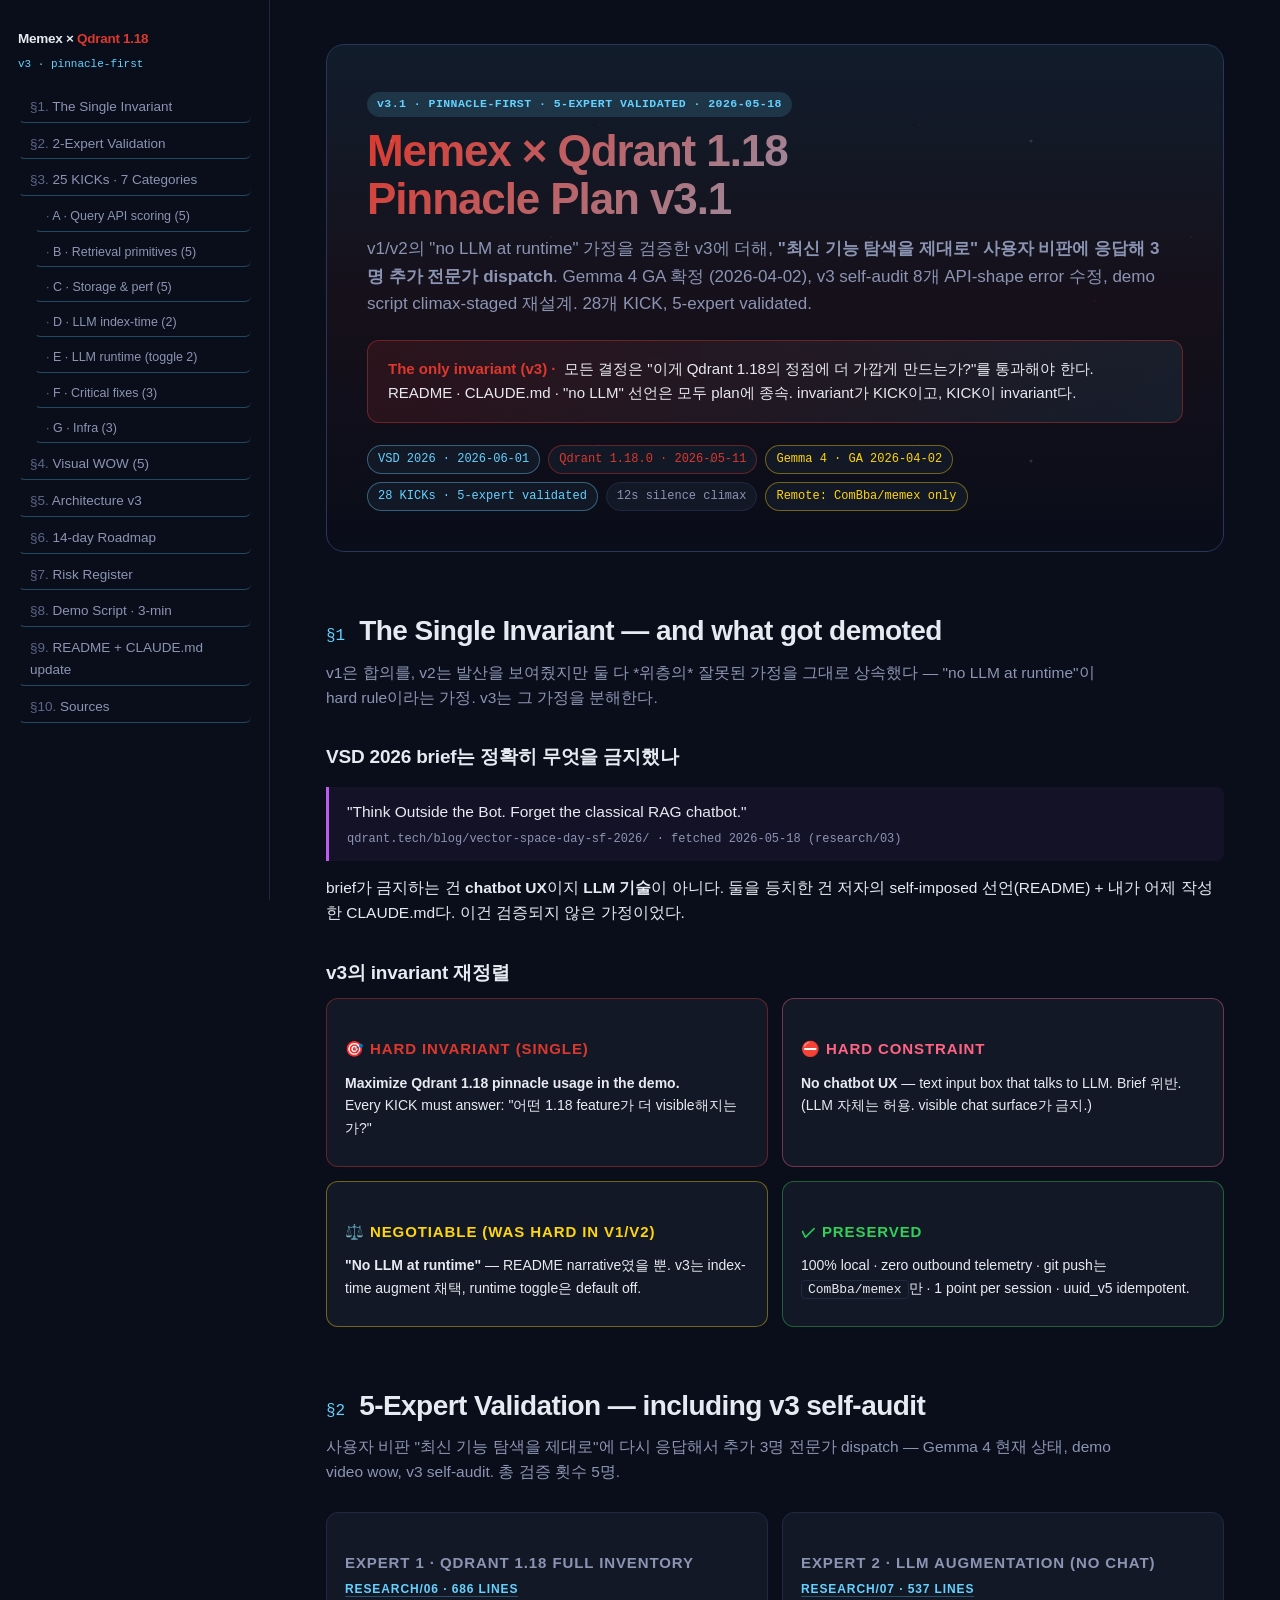
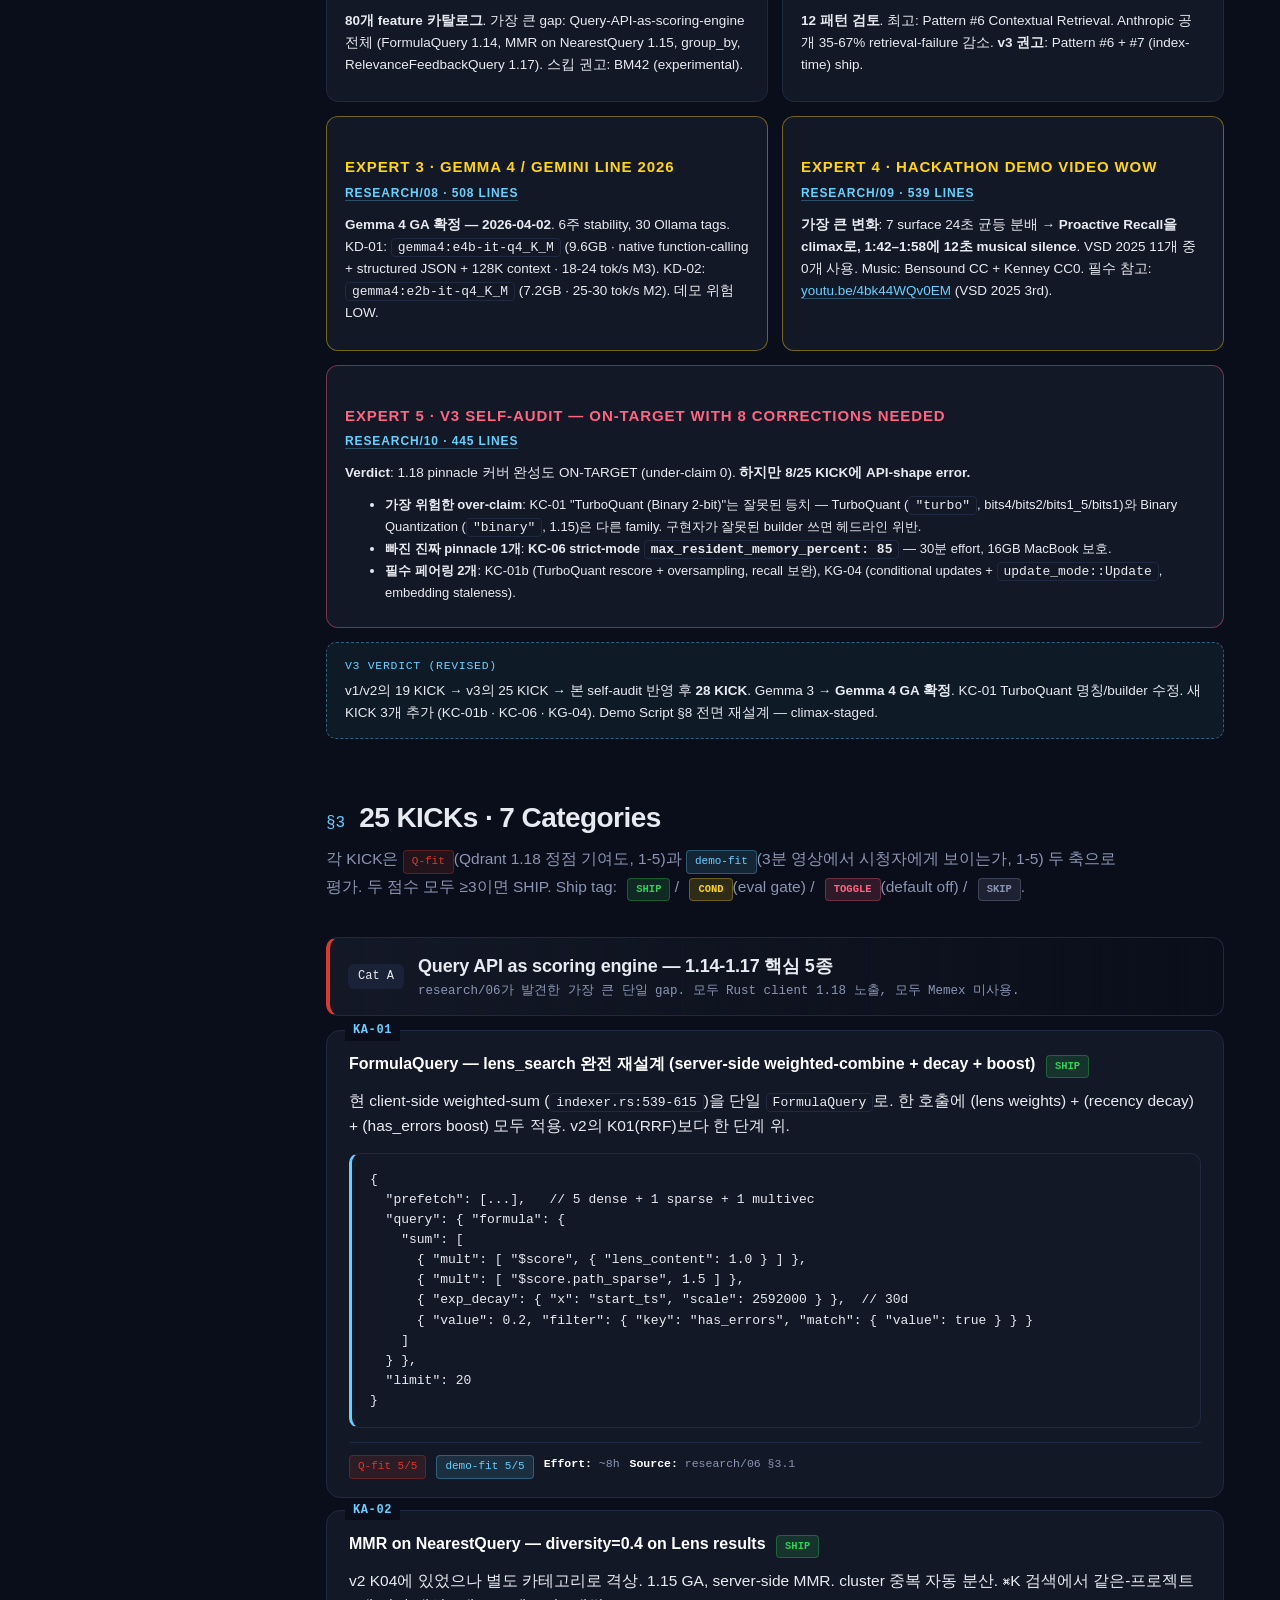
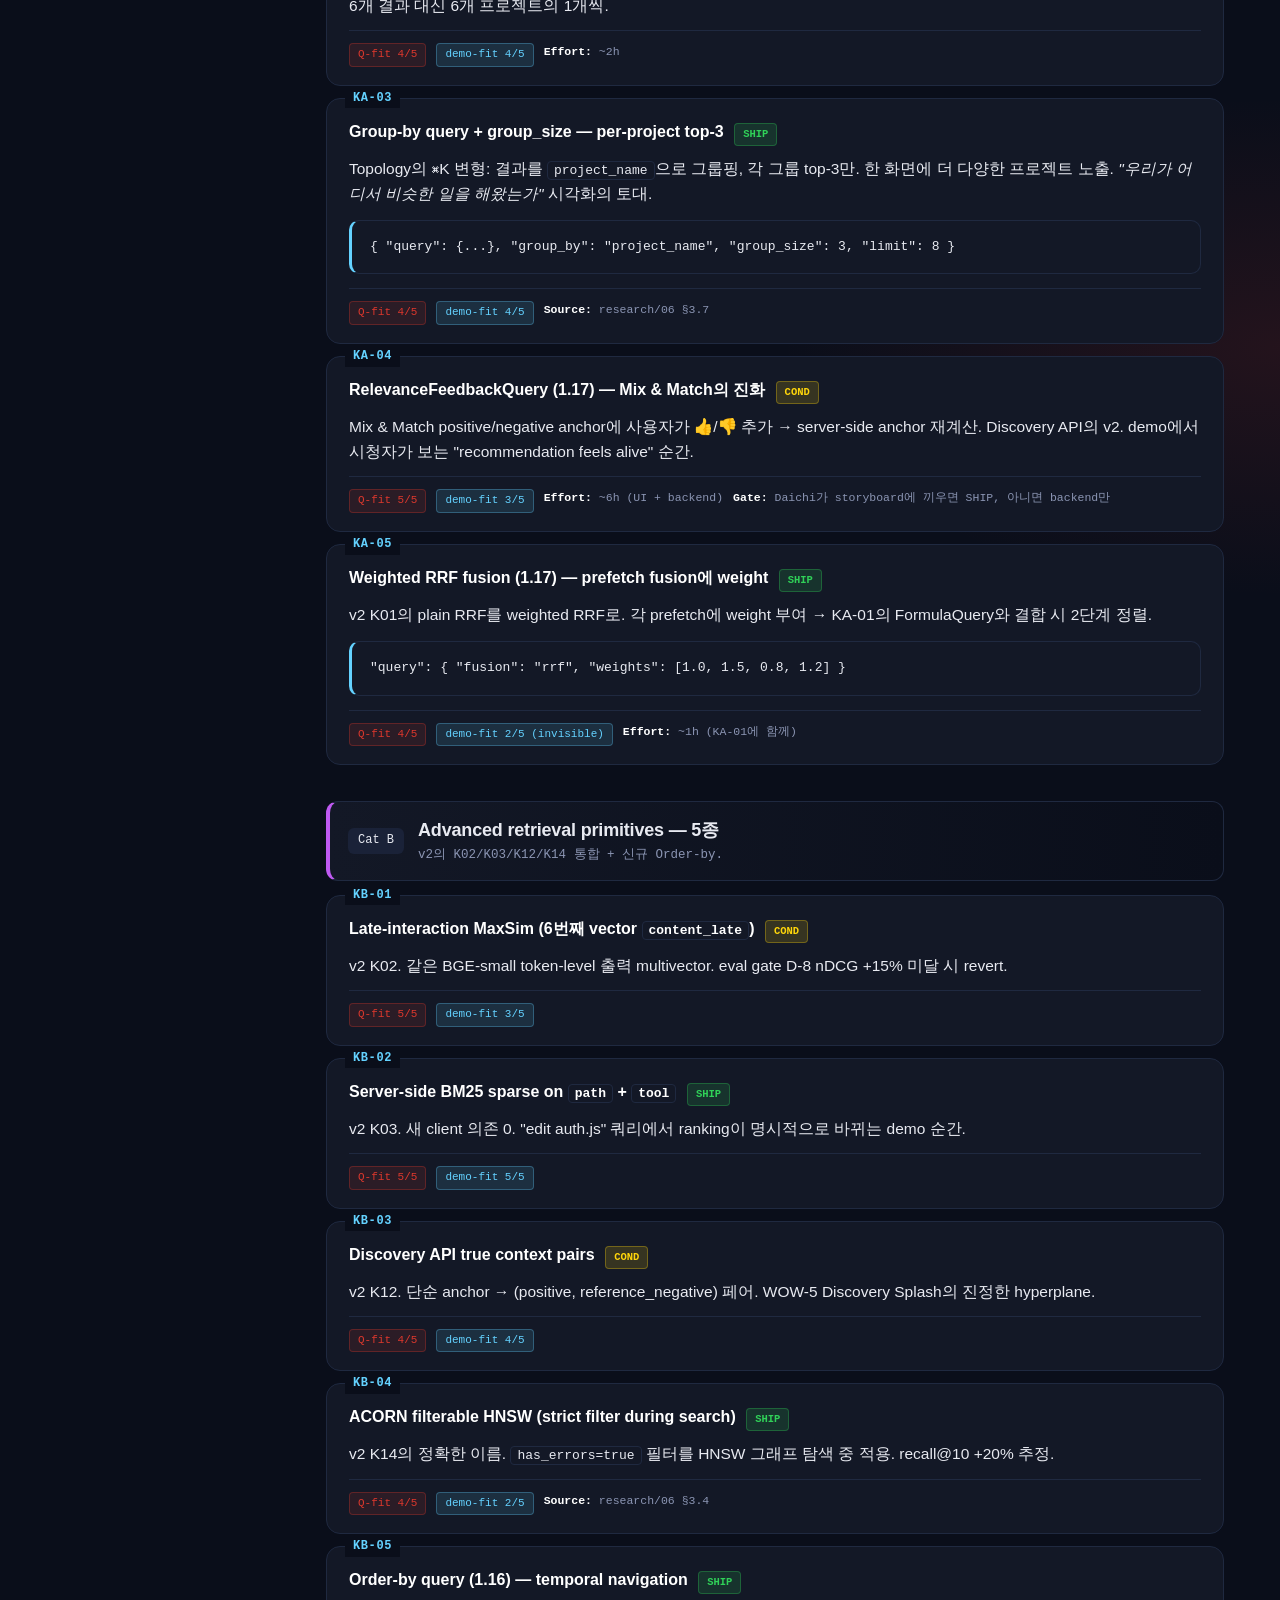
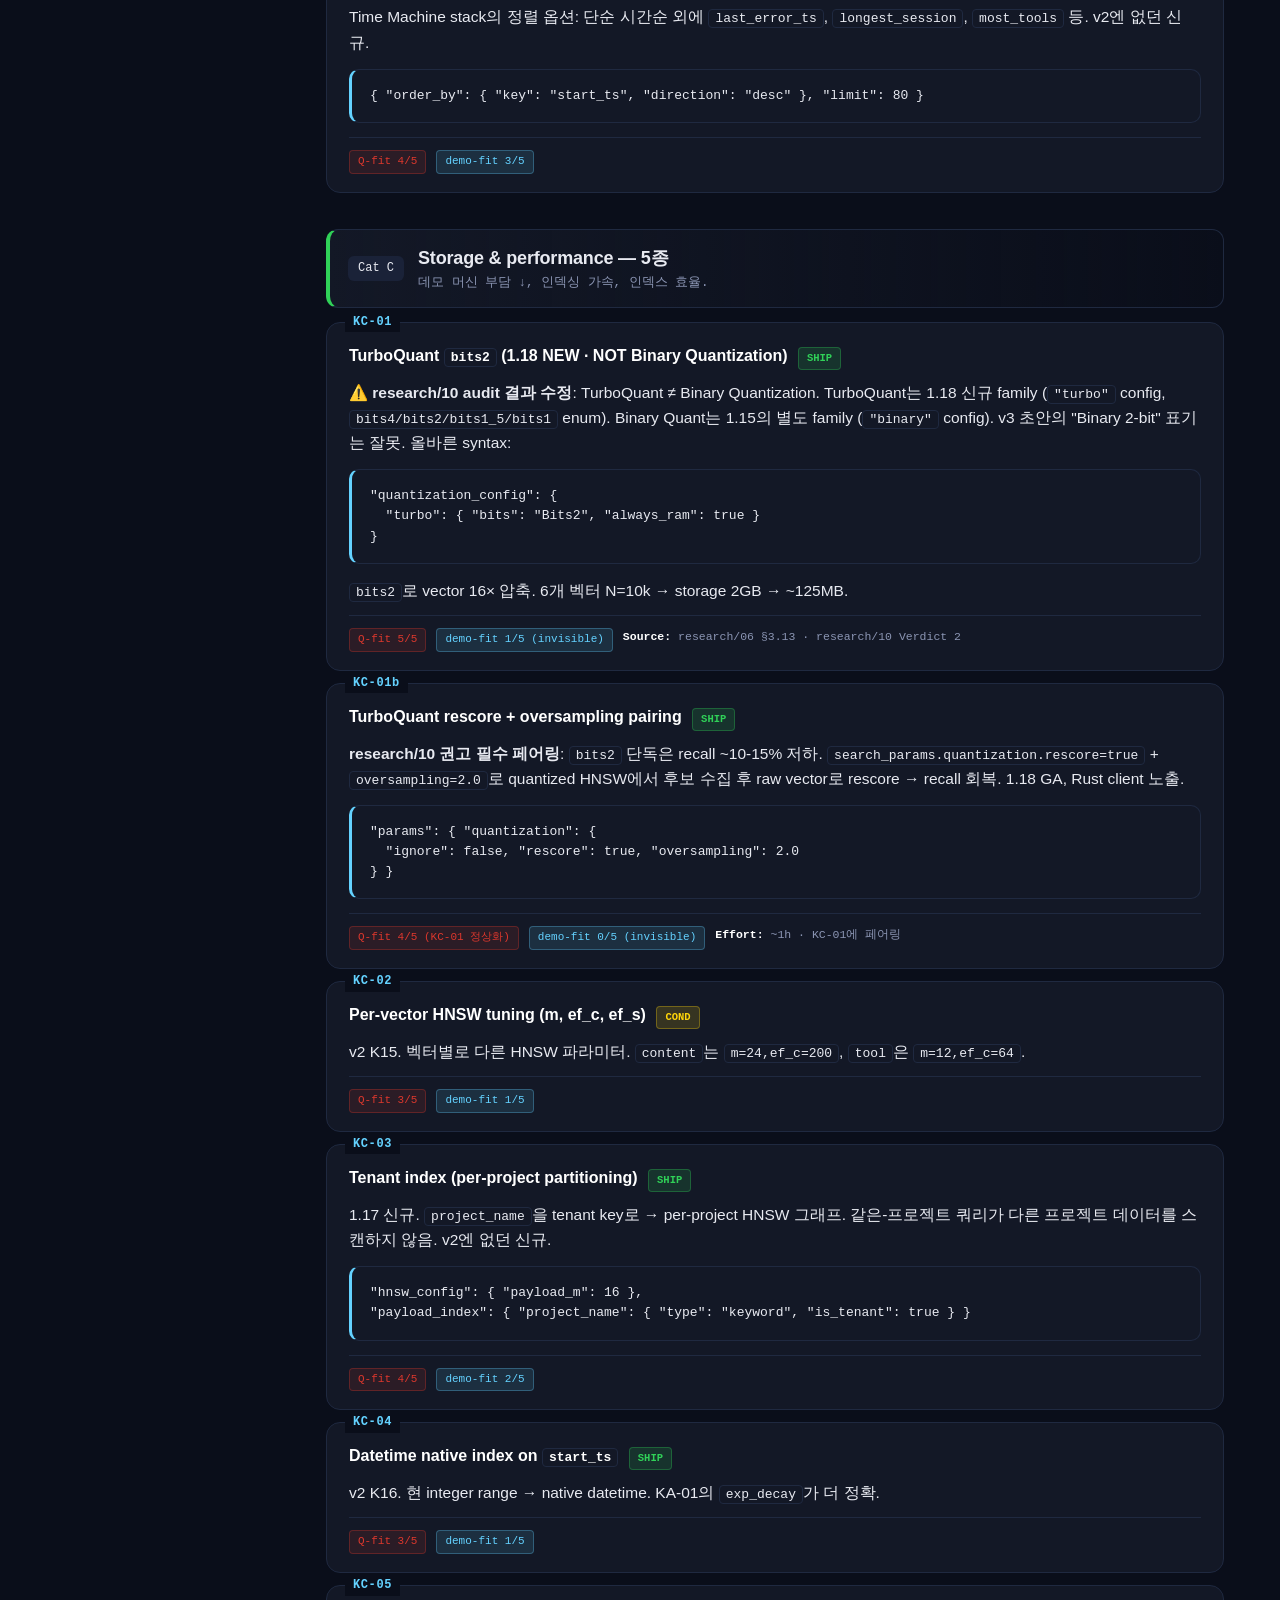
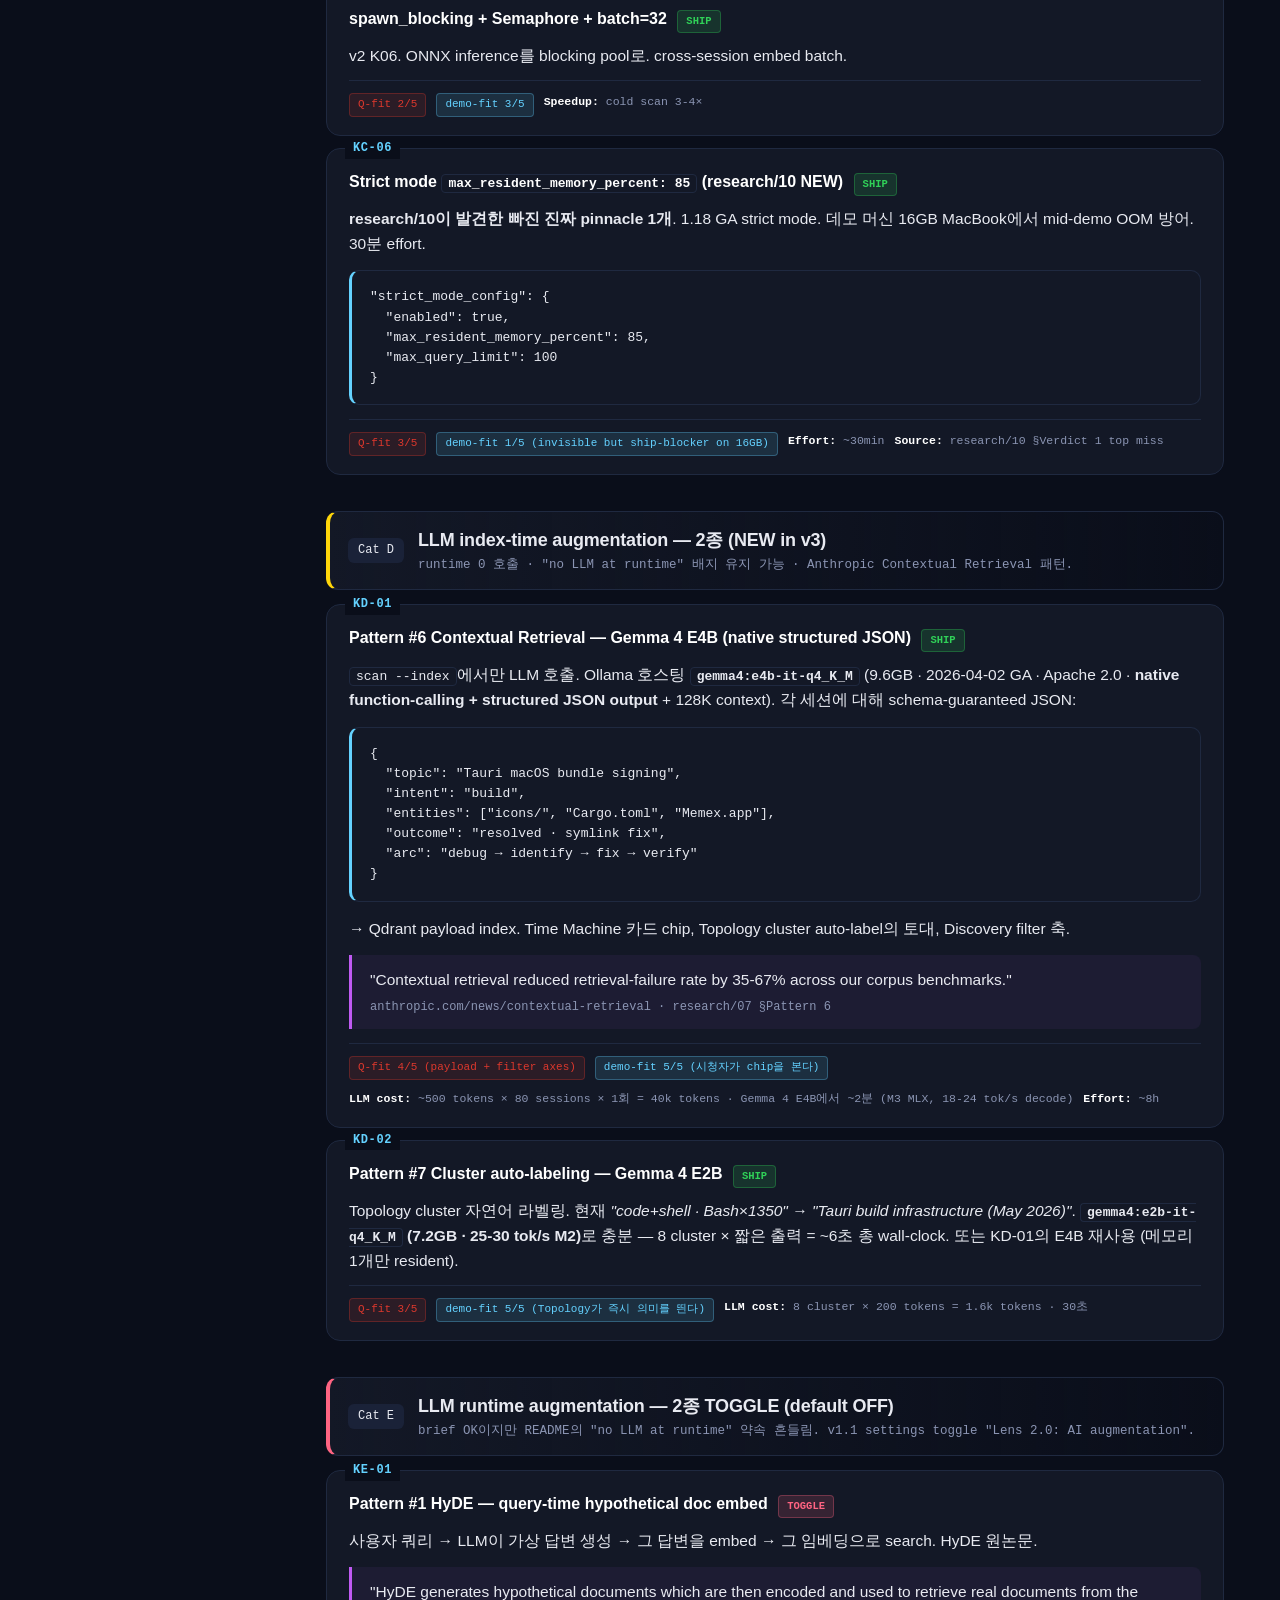
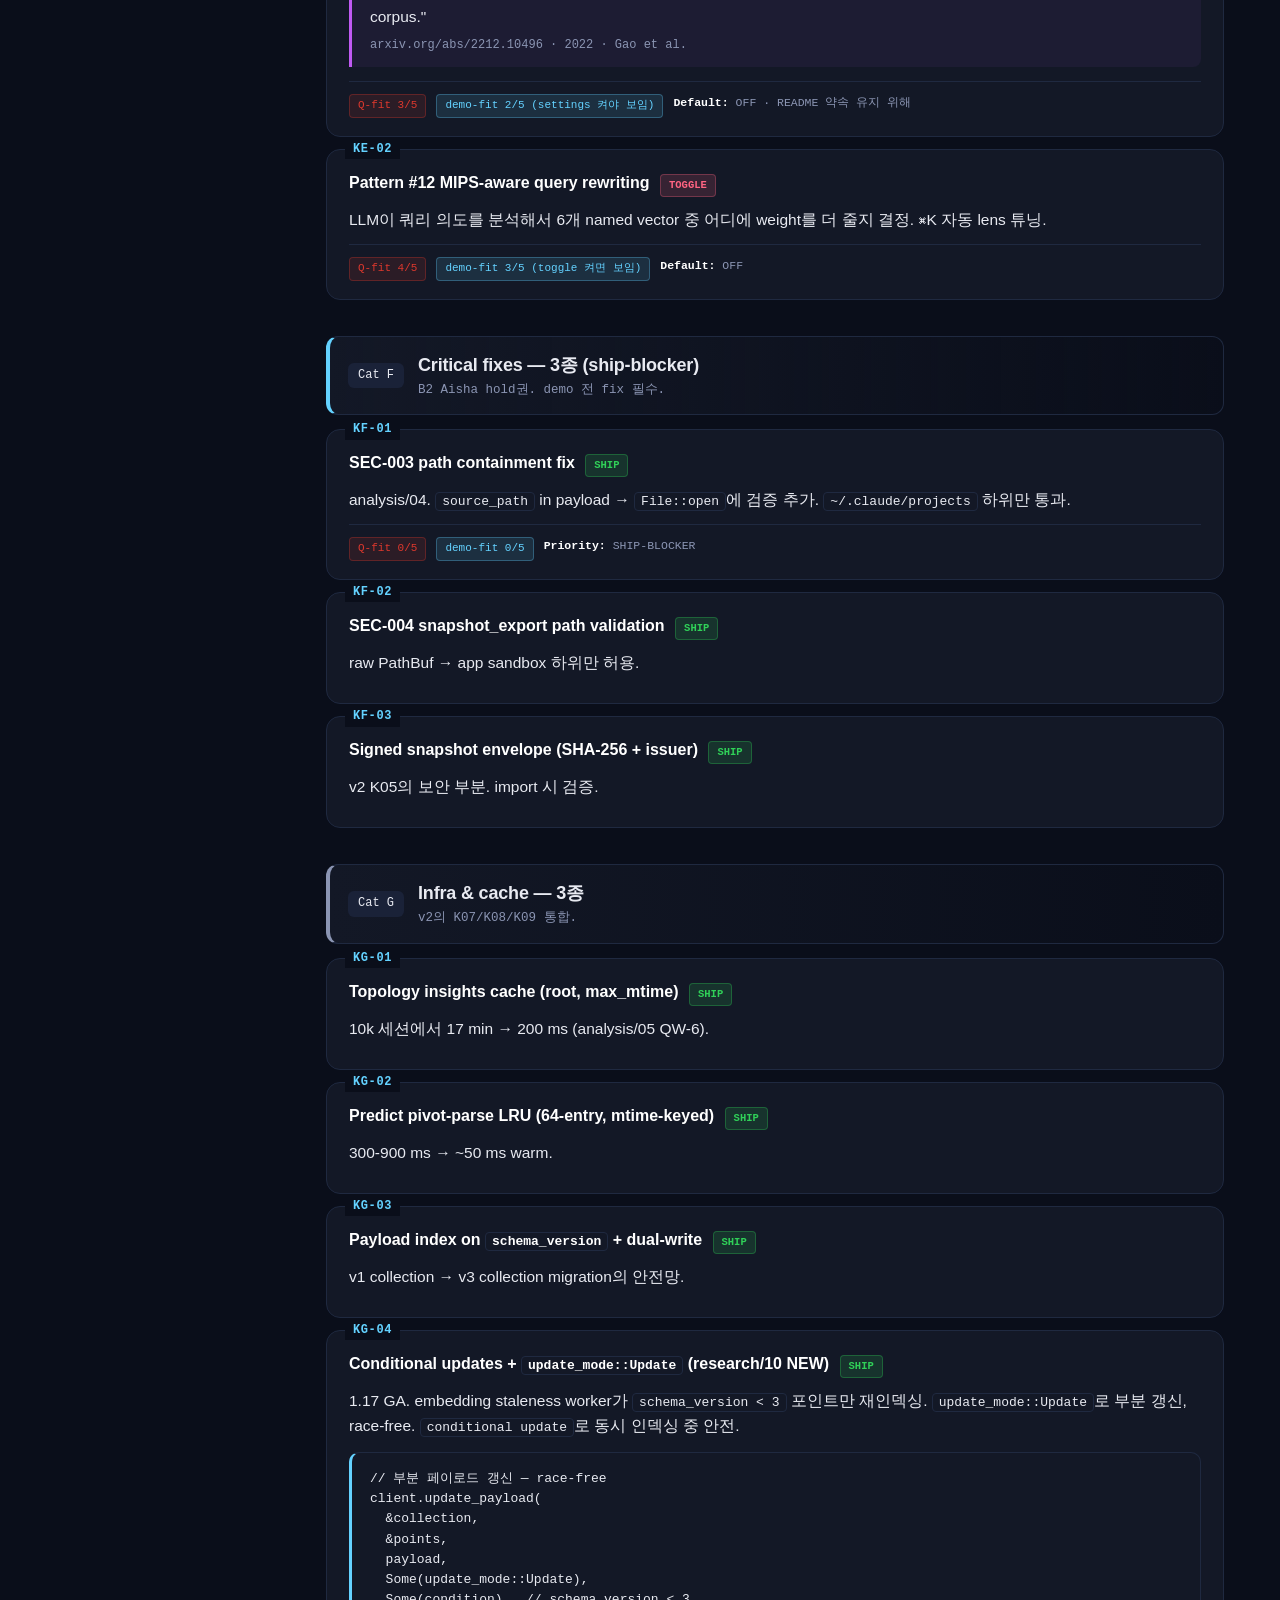
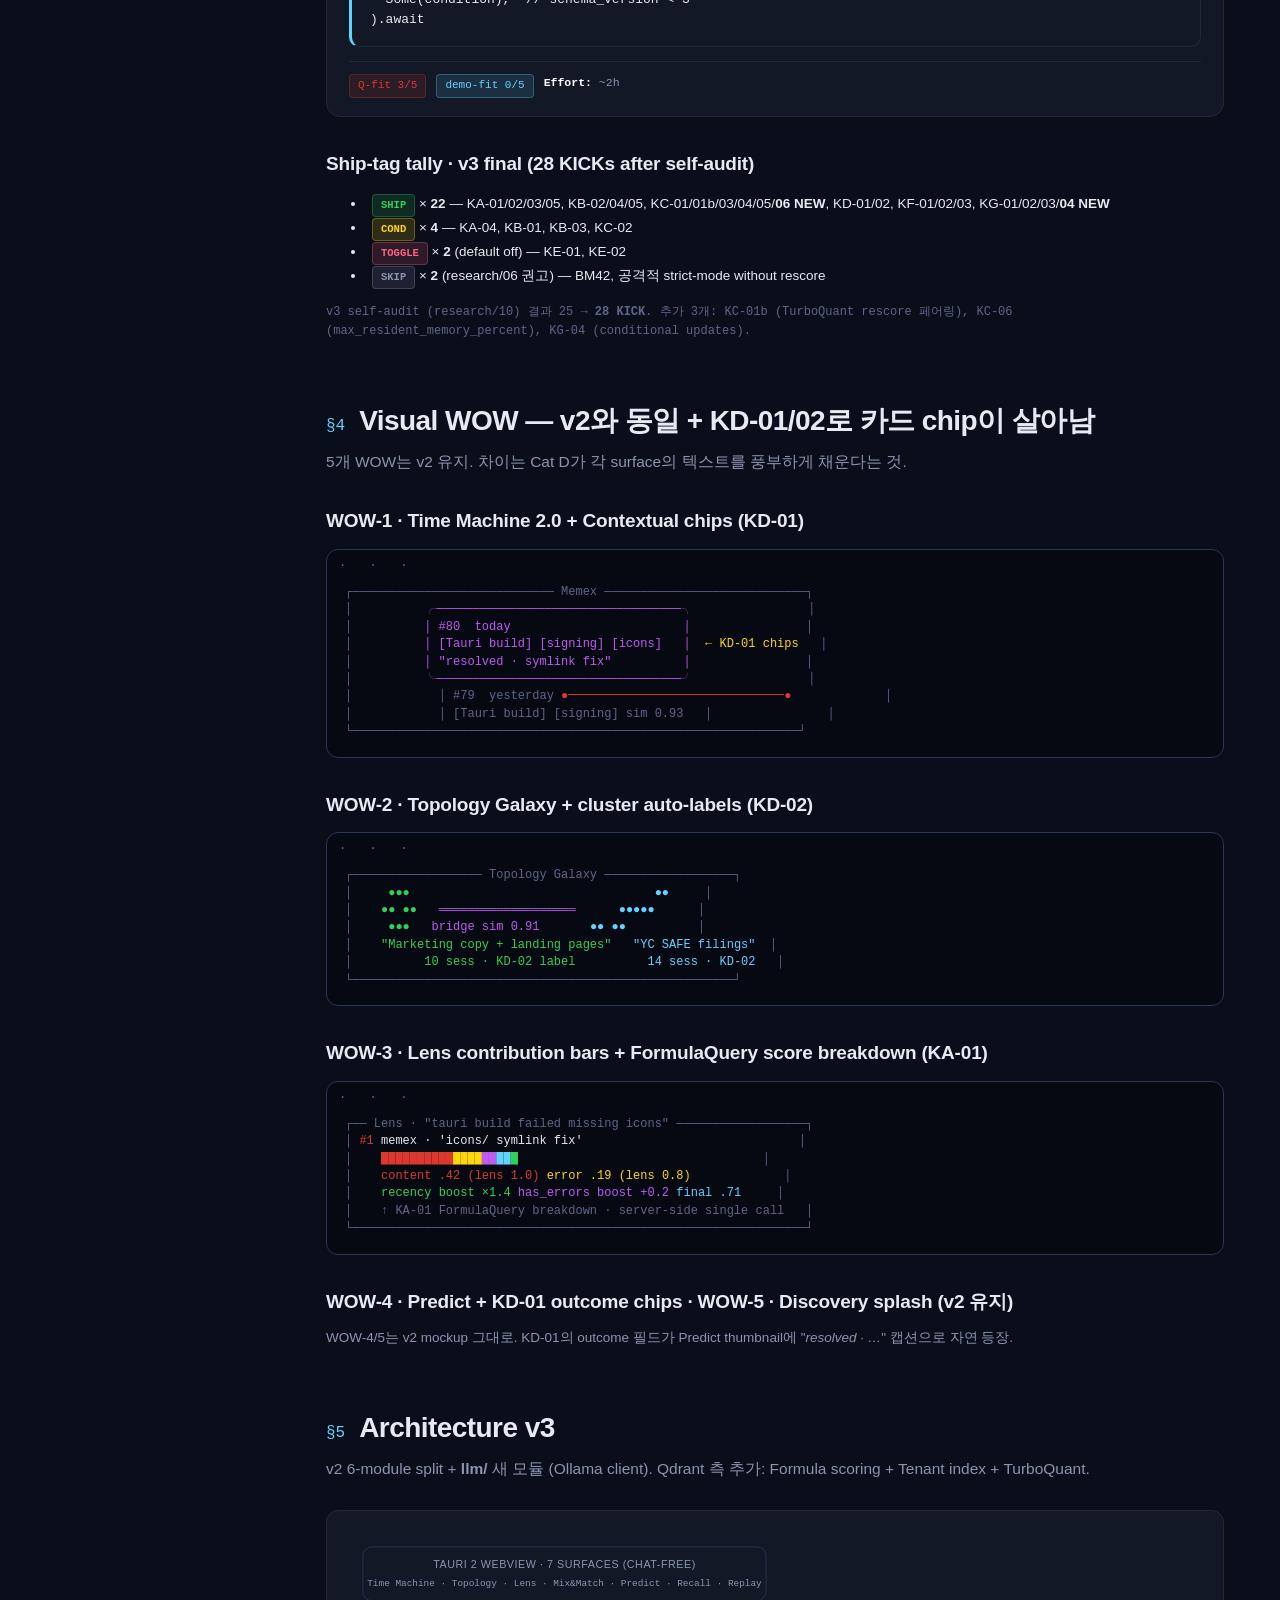
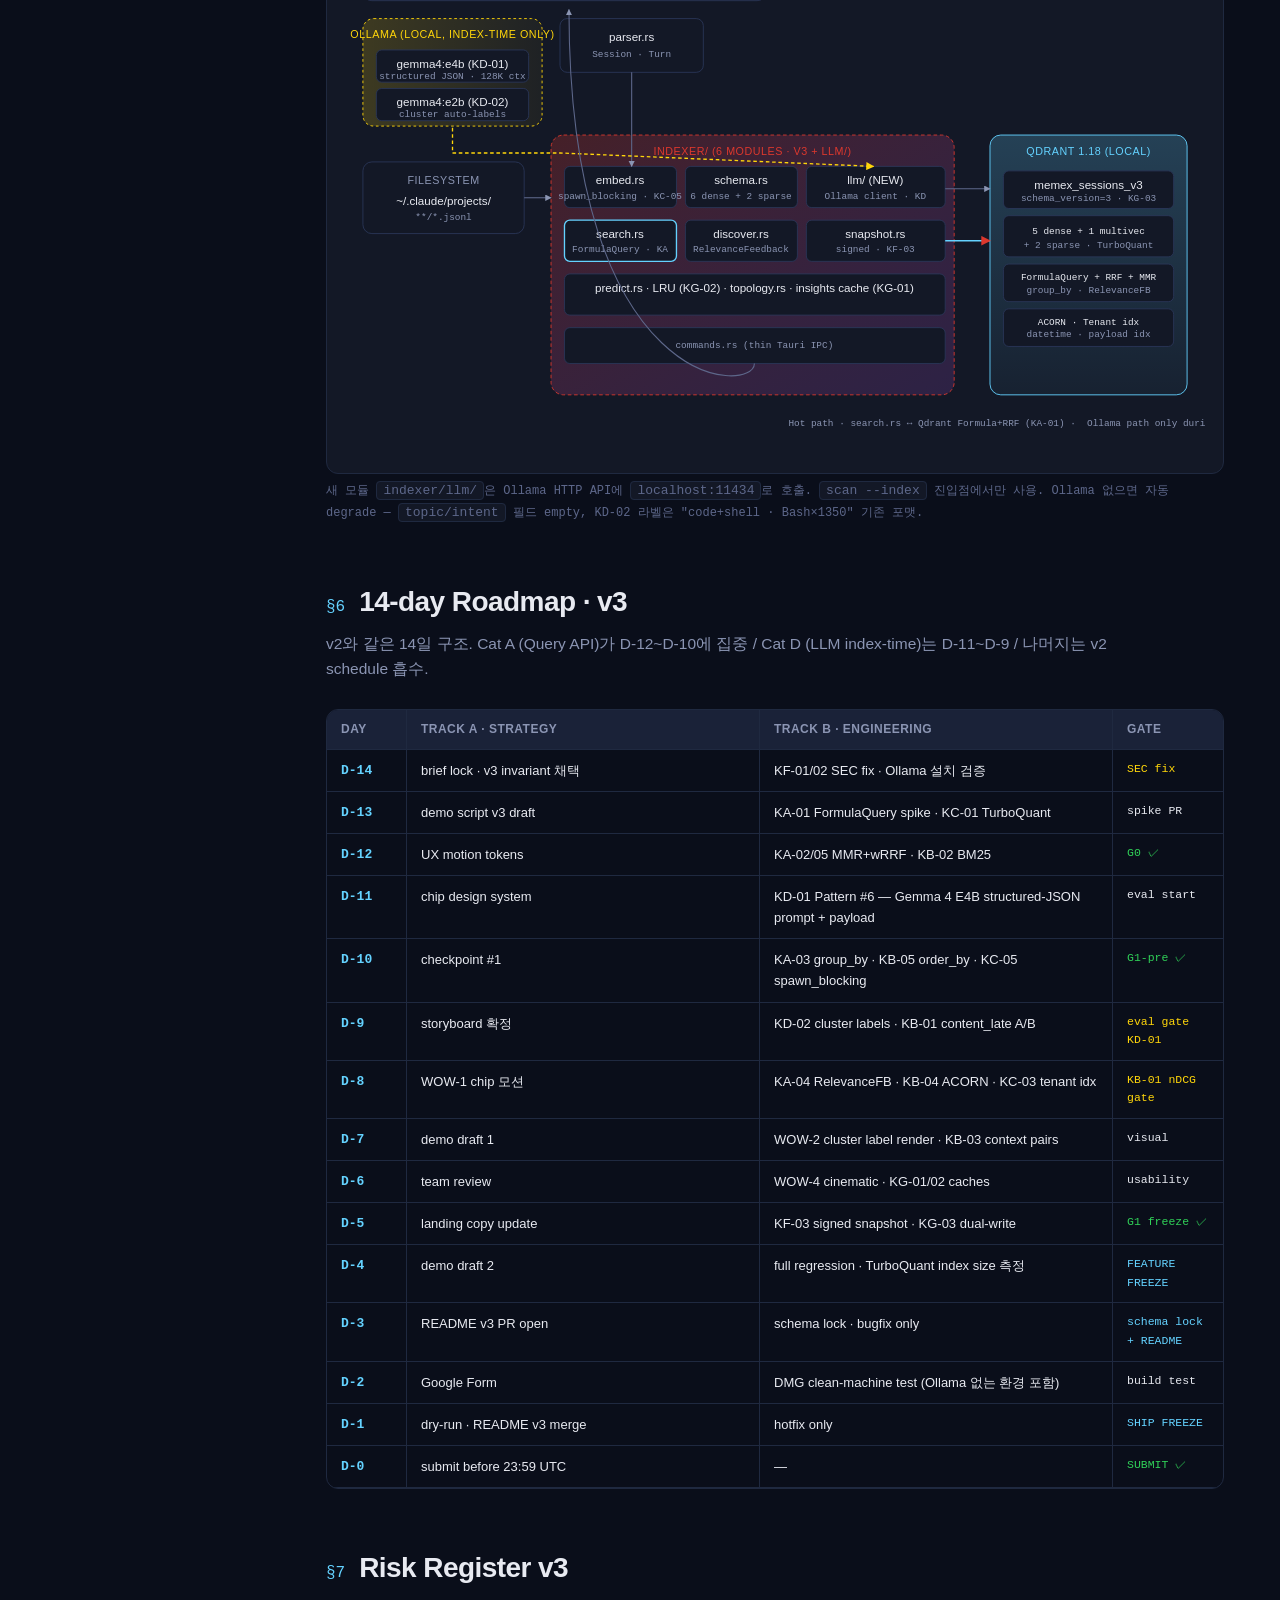
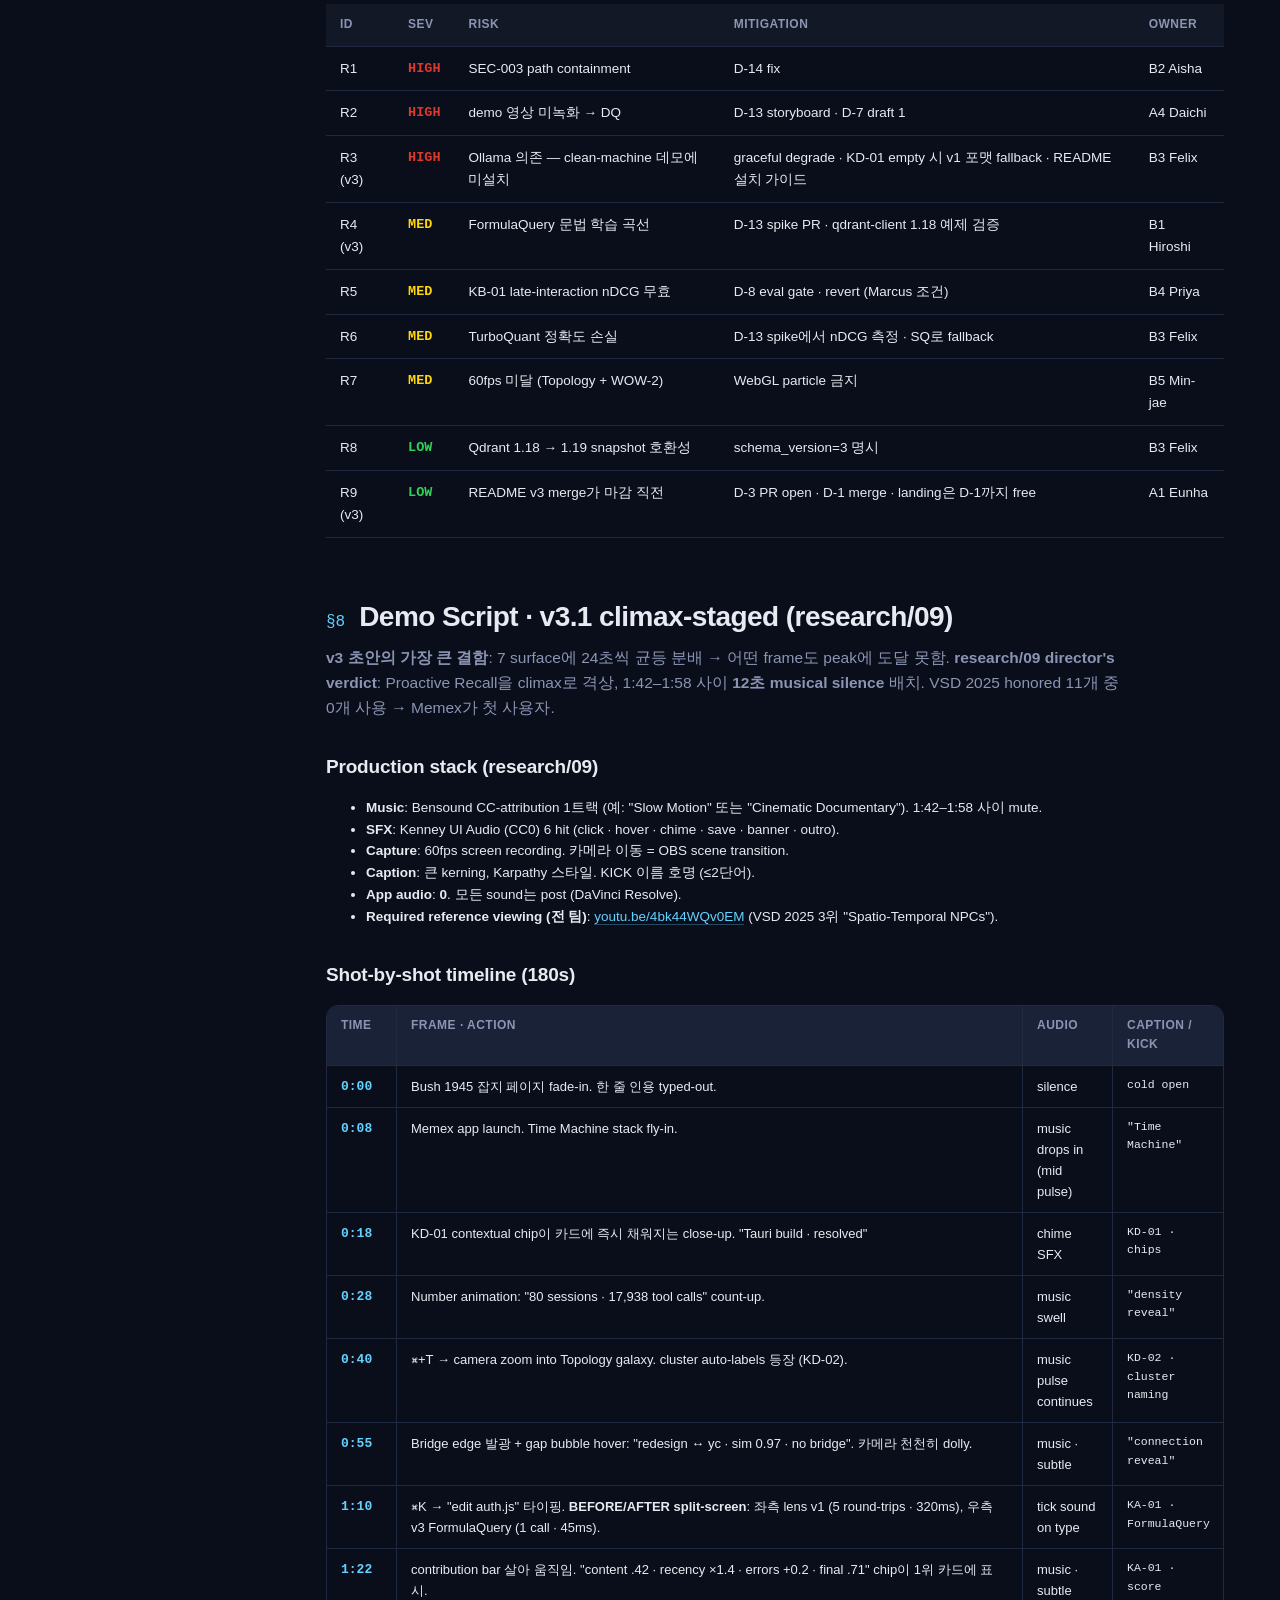
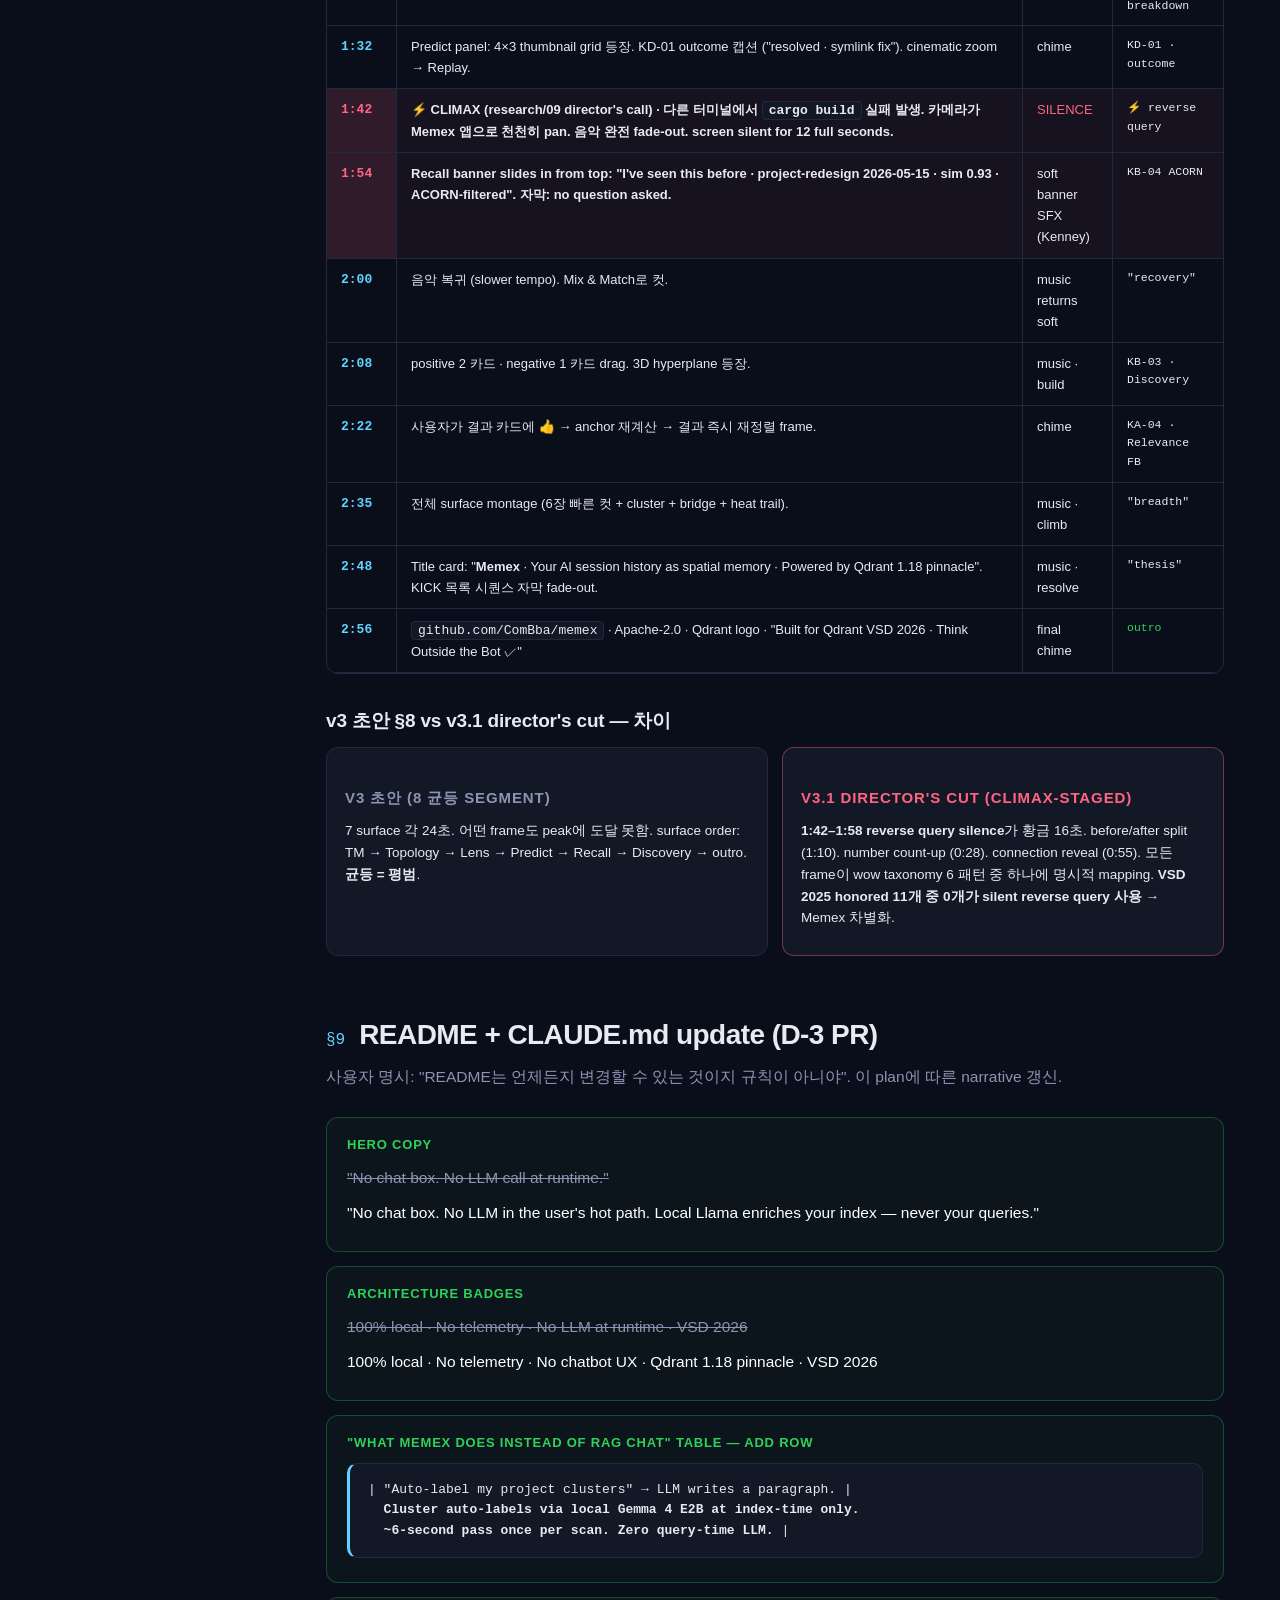
<file: claudedocs/sota-plan-v3.1.html>
<!doctype html>
<html lang="ko">
<head>
<meta charset="utf-8" />
<meta name="viewport" content="width=device-width, initial-scale=1" />
<meta name="color-scheme" content="dark" />
<title>Memex × Qdrant 1.18 Pinnacle — Plan v3</title>
<style>
  :root {
    --bg: #0a0e1a;
    --bg-elev: #131826;
    --bg-elev-2: #1a2238;
    --border: #1f2940;
    --border-strong: #2a3658;
    --fg: #e8eaf1;
    --fg-muted: #8b95b3;
    --fg-dim: #5d678a;
    --accent: #dc382d;       /* Qdrant red */
    --accent-2: #bf5af2;     /* purple */
    --accent-3: #30d158;     /* green */
    --accent-4: #ffd60a;     /* yellow */
    --accent-5: #64d2ff;     /* cyan — v3 hero */
    --accent-6: #ff6482;     /* pink */
    --gradient-hero: linear-gradient(135deg, #dc382d 0%, #64d2ff 100%);
    --shadow-card: 0 8px 32px rgba(0,0,0,.4), 0 0 0 1px var(--border);
    --mono: "JetBrains Mono","SF Mono","Fira Code",Menlo,Consolas,monospace;
    --sans: -apple-system,BlinkMacSystemFont,"Inter","SF Pro Text","Pretendard",sans-serif;
  }
  * { box-sizing: border-box; }
  html { scroll-behavior: smooth; }
  body {
    margin: 0;
    background:
      radial-gradient(1200px 600px at 20% -10%, rgba(100,210,255,.10), transparent 60%),
      radial-gradient(1000px 500px at 100% 20%, rgba(220,56,45,.12), transparent 50%),
      radial-gradient(900px 400px at 50% 100%, rgba(191,90,242,.06), transparent 60%),
      var(--bg);
    color: var(--fg);
    font-family: var(--sans);
    font-size: 15.5px;
    line-height: 1.62;
    -webkit-font-smoothing: antialiased;
  }
  ::selection { background: rgba(100,210,255,.35); color: #fff; }

  .shell { display: grid; grid-template-columns: 270px 1fr; max-width: 1500px; margin: 0 auto; }
  @media (max-width: 960px) { .shell { grid-template-columns: 1fr; } .toc { display: none; } }

  .toc {
    position: sticky; top: 0; align-self: start; height: 100vh; overflow-y: auto;
    padding: 28px 18px; border-right: 1px solid var(--border); font-size: 13.5px;
  }
  .toc .brand { font-weight: 700; letter-spacing: -.02em; margin-bottom: 6px; }
  .toc .brand span { color: var(--accent); }
  .toc .ver { font-family: var(--mono); font-size: 11px; color: var(--accent-5); margin-bottom: 18px; }
  .toc ol { list-style: none; padding: 0; margin: 0; counter-reset: toc; }
  .toc li { counter-increment: toc; margin: 6px 0; }
  .toc a { color: var(--fg-muted); text-decoration: none; display: block; padding: 4px 10px; border-radius: 6px; transition: all .15s; border-left: 2px solid transparent; }
  .toc a:hover { color: var(--fg); background: var(--bg-elev); border-left-color: var(--accent-5); }
  .toc a::before { content: "§" counter(toc) ". "; color: var(--fg-dim); }
  .toc .toc-sub { padding-left: 16px; font-size: 12.5px; margin: 3px 0; }
  .toc .toc-sub a::before { content: "·  "; }

  .main { padding: 36px 56px 120px; max-width: 1200px; }
  @media (max-width: 720px) { .main { padding: 24px 18px 80px; } }

  .hero {
    margin: 8px 0 56px; padding: 44px 40px 40px; border-radius: 18px;
    background: linear-gradient(180deg, rgba(100,210,255,.08), rgba(220,56,45,.06) 50%, transparent);
    border: 1px solid var(--border-strong); position: relative; overflow: hidden;
  }
  .hero::before {
    content: ""; position: absolute; inset: 0;
    background-image:
      radial-gradient(2px 2px at 20% 30%, rgba(255,255,255,.35), transparent),
      radial-gradient(1px 1px at 70% 60%, rgba(100,210,255,.4), transparent),
      radial-gradient(1.5px 1.5px at 40% 80%, rgba(220,56,45,.3), transparent),
      radial-gradient(1px 1px at 85% 25%, rgba(191,90,242,.3), transparent);
    background-size: 320px 320px; opacity: .6; pointer-events: none;
  }
  .hero h1 {
    margin: 0 0 12px; font-size: 44px; letter-spacing: -.025em; font-weight: 800; line-height: 1.1;
    background: var(--gradient-hero);
    -webkit-background-clip: text; background-clip: text; color: transparent;
  }
  .hero .ver-tag {
    display: inline-block; padding: 3px 10px; border-radius: 999px;
    background: rgba(100,210,255,.15); color: var(--accent-5);
    font-family: var(--mono); font-size: 11.5px; font-weight: 600;
    margin-bottom: 10px; letter-spacing: .04em;
  }
  .hero .sub { color: var(--fg-muted); font-size: 17px; max-width: 800px; }
  .hero .invariant {
    margin-top: 22px; padding: 16px 20px; border-radius: 12px;
    background: linear-gradient(90deg, rgba(220,56,45,.12), rgba(100,210,255,.08));
    border: 1px solid rgba(220,56,45,.4);
    font-size: 15px; color: var(--fg);
  }
  .hero .invariant b { color: var(--accent); }
  .hero .meta { display: flex; gap: 8px; flex-wrap: wrap; margin-top: 22px; }
  .pill {
    display: inline-flex; align-items: center; gap: 6px; padding: 4px 10px; border-radius: 999px;
    background: var(--bg-elev); border: 1px solid var(--border);
    font-size: 12px; color: var(--fg-muted); font-family: var(--mono);
  }
  .pill.red { color: var(--accent); border-color: rgba(220,56,45,.4); }
  .pill.green { color: var(--accent-3); border-color: rgba(48,209,88,.4); }
  .pill.purple { color: var(--accent-2); border-color: rgba(191,90,242,.4); }
  .pill.yellow { color: var(--accent-4); border-color: rgba(255,214,10,.4); }
  .pill.blue { color: var(--accent-5); border-color: rgba(100,210,255,.4); }

  section { margin: 56px 0; scroll-margin-top: 24px; }
  h2 { font-size: 28px; letter-spacing: -.02em; margin: 0 0 6px; display: flex; align-items: baseline; gap: 14px; }
  h2 .num { font-family: var(--mono); font-size: 16px; color: var(--accent-5); font-weight: 500; letter-spacing: 0; }
  h3 { font-size: 19px; margin: 32px 0 10px; letter-spacing: -.01em; }
  h4 { font-size: 15px; margin: 20px 0 6px; color: var(--fg-muted); text-transform: uppercase; letter-spacing: .06em; font-weight: 600; }
  p { margin: 10px 0; }
  .lede { color: var(--fg-muted); margin: 0 0 28px; max-width: 800px; }
  strong { color: #fff; }
  em { color: var(--fg-muted); }
  a { color: var(--accent-5); text-decoration: none; border-bottom: 1px solid rgba(100,210,255,.3); }
  a:hover { color: #fff; border-color: var(--accent-5); }

  code, kbd { font-family: var(--mono); font-size: 13px; background: var(--bg-elev); padding: 1px 6px; border-radius: 4px; border: 1px solid var(--border); }
  pre {
    background: var(--bg-elev); border: 1px solid var(--border);
    border-left: 3px solid var(--accent-5);
    border-radius: 10px; padding: 16px 18px; overflow-x: auto;
    font-family: var(--mono); font-size: 13px; line-height: 1.55; margin: 14px 0;
  }
  pre code { background: transparent; border: 0; padding: 0; }
  blockquote { margin: 14px 0; padding: 12px 18px; border-left: 3px solid var(--accent-2); background: rgba(191,90,242,.06); border-radius: 0 8px 8px 0; color: var(--fg); }
  blockquote .src { display: block; margin-top: 6px; font-size: 12px; color: var(--fg-muted); font-family: var(--mono); }

  .grid { display: grid; gap: 14px; }
  .grid-2 { grid-template-columns: repeat(2, 1fr); }
  .grid-3 { grid-template-columns: repeat(3, 1fr); }
  @media (max-width: 880px) { .grid-2, .grid-3 { grid-template-columns: 1fr 1fr; } }
  @media (max-width: 560px) { .grid-2, .grid-3 { grid-template-columns: 1fr; } }

  .card { background: var(--bg-elev); border: 1px solid var(--border); border-radius: 12px; padding: 18px 18px 16px; }

  /* category divider */
  .cat-header {
    margin: 36px 0 14px;
    padding: 14px 18px;
    border-radius: 12px;
    background: linear-gradient(90deg, var(--bg-elev), transparent);
    border: 1px solid var(--border);
    border-left: 4px solid var(--accent-5);
    display: flex; align-items: center; gap: 14px;
  }
  .cat-header.A { border-left-color: var(--accent); }
  .cat-header.B { border-left-color: var(--accent-2); }
  .cat-header.C { border-left-color: var(--accent-3); }
  .cat-header.D { border-left-color: var(--accent-4); }
  .cat-header.E { border-left-color: var(--accent-6); }
  .cat-header.F { border-left-color: var(--accent-5); }
  .cat-header.G { border-left-color: var(--fg-muted); }
  .cat-header .cat-tag { font-family: var(--mono); font-size: 12px; padding: 3px 10px; border-radius: 6px; background: var(--bg-elev-2); }
  .cat-header h3 { margin: 0; font-size: 18px; }
  .cat-header .cat-sub { font-size: 12.5px; color: var(--fg-muted); font-family: var(--mono); }

  /* KICK card */
  .kick {
    background: var(--bg-elev);
    border: 1px solid var(--border);
    border-radius: 14px;
    padding: 20px 22px 18px;
    margin: 12px 0;
    position: relative;
  }
  .kick::before {
    content: attr(data-num);
    position: absolute; top: -10px; left: 18px;
    background: var(--bg); padding: 0 8px; color: var(--accent-5);
    font-family: var(--mono); font-size: 12px; font-weight: 700; letter-spacing: .05em;
  }
  .kick h4 { margin: 0 0 6px; color: #fff; font-size: 16px; text-transform: none; letter-spacing: 0; font-weight: 600; }
  .kick .impact-row { display: flex; gap: 10px; flex-wrap: wrap; margin-top: 12px; padding-top: 12px; border-top: 1px solid var(--border); }
  .kick .impact { font-family: var(--mono); font-size: 11.5px; color: var(--fg-muted); }
  .kick .impact b { color: #fff; font-weight: 600; }

  .qfit {
    display: inline-flex; align-items: center; gap: 6px;
    padding: 2px 8px; border-radius: 4px;
    font-family: var(--mono); font-size: 11px;
    background: rgba(220,56,45,.12); color: var(--accent);
    border: 1px solid rgba(220,56,45,.3);
  }
  .demofit {
    display: inline-flex; align-items: center; gap: 6px;
    padding: 2px 8px; border-radius: 4px;
    font-family: var(--mono); font-size: 11px;
    background: rgba(100,210,255,.12); color: var(--accent-5);
    border: 1px solid rgba(100,210,255,.3);
  }

  .ship-tag { display: inline-block; padding: 2px 8px; border-radius: 4px; font-family: var(--mono); font-size: 10.5px; font-weight: 600; margin-left: 6px; }
  .ship-tag.ship { background: rgba(48,209,88,.15); color: var(--accent-3); border: 1px solid rgba(48,209,88,.3); }
  .ship-tag.cond { background: rgba(255,214,10,.15); color: var(--accent-4); border: 1px solid rgba(255,214,10,.3); }
  .ship-tag.toggle { background: rgba(255,100,130,.15); color: var(--accent-6); border: 1px solid rgba(255,100,130,.3); }
  .ship-tag.skip { background: rgba(139,149,179,.15); color: var(--fg-muted); border: 1px solid rgba(139,149,179,.3); }

  .timeline { display: grid; grid-template-columns: 80px 1fr 1fr 110px; gap: 0; margin-top: 14px; border: 1px solid var(--border); border-radius: 12px; overflow: hidden; }
  .timeline > div { padding: 10px 14px; border-bottom: 1px solid var(--border); border-right: 1px solid var(--border); font-size: 13px; }
  .timeline > div:nth-child(4n) { border-right: 0; }
  .timeline .h { background: var(--bg-elev-2); font-weight: 600; font-size: 12px; text-transform: uppercase; letter-spacing: .04em; color: var(--fg-muted); }
  .timeline .day { font-family: var(--mono); color: var(--accent-5); font-weight: 600; }
  .timeline .gate { font-family: var(--mono); font-size: 11.5px; }
  .timeline .gate.go { color: var(--accent-3); }
  .timeline .gate.amber { color: var(--accent-4); }
  .timeline .gate.freeze { color: var(--accent-5); }
  @media (max-width: 720px) {
    .timeline { grid-template-columns: 60px 1fr; }
    .timeline .h:nth-child(3), .timeline .h:nth-child(4),
    .timeline > div:nth-child(4n-1), .timeline > div:nth-child(4n) { display: none; }
  }

  table.risk { width: 100%; border-collapse: collapse; font-size: 13.5px; margin: 14px 0; }
  table.risk th, table.risk td { padding: 11px 14px; text-align: left; border-bottom: 1px solid var(--border); vertical-align: top; }
  table.risk th { color: var(--fg-muted); font-weight: 600; font-size: 12px; text-transform: uppercase; letter-spacing: .04em; background: var(--bg-elev); }
  table.risk td.sev { font-family: var(--mono); font-weight: 600; }
  table.risk td.sev.high { color: var(--accent); }
  table.risk td.sev.med { color: var(--accent-4); }
  table.risk td.sev.low { color: var(--accent-3); }

  .mockup {
    background: #060912; border: 1px solid var(--border-strong); border-radius: 12px;
    padding: 16px 18px; margin: 12px 0;
    font-family: var(--mono); font-size: 12px; line-height: 1.45;
    color: var(--fg-muted); white-space: pre; overflow-x: auto; position: relative;
  }
  .mockup::before { content: "·  ·  ·"; position: absolute; top: 8px; left: 12px; letter-spacing: .25em; color: var(--fg-dim); }
  .mockup-body { padding-top: 18px; }
  .mockup .accent { color: var(--accent); }
  .mockup .accent-2 { color: var(--accent-2); }
  .mockup .accent-3 { color: var(--accent-3); }
  .mockup .accent-4 { color: var(--accent-4); }
  .mockup .accent-5 { color: var(--accent-5); }
  .mockup .accent-6 { color: var(--accent-6); }
  .mockup .dim { color: var(--fg-dim); }
  .mockup .fg { color: var(--fg); }

  .arch-wrap { background: var(--bg-elev); border: 1px solid var(--border); border-radius: 12px; padding: 18px; overflow-x: auto; }

  .sources { display: grid; grid-template-columns: repeat(2, 1fr); gap: 10px; font-size: 13px; }
  @media (max-width: 720px) { .sources { grid-template-columns: 1fr; } }
  .sources .src-card { background: var(--bg-elev); border: 1px solid var(--border); border-radius: 8px; padding: 10px 12px; }
  .sources .src-card .label { font-family: var(--mono); font-size: 11px; color: var(--fg-muted); text-transform: uppercase; letter-spacing: .04em; }
  .sources .src-card a { font-size: 13px; border: 0; }

  hr { border: 0; border-top: 1px solid var(--border); margin: 32px 0; }
  .footnote { font-size: 12px; color: var(--fg-dim); font-family: var(--mono); margin-top: 6px; }

  .verdict {
    margin: 14px 0; padding: 14px 18px;
    background: rgba(100,210,255,.06);
    border: 1px dashed rgba(100,210,255,.4);
    border-radius: 10px; font-size: 13.5px;
  }
  .verdict .who { font-family: var(--mono); font-size: 11.5px; color: var(--accent-5); margin-bottom: 4px; text-transform: uppercase; letter-spacing: .06em; }

  .changelog {
    margin: 14px 0; padding: 16px 20px;
    background: rgba(48,209,88,.04);
    border: 1px solid rgba(48,209,88,.3);
    border-radius: 12px;
  }
  .changelog h4 { margin: 0 0 10px; color: var(--accent-3); font-size: 13px; }
  .changelog .from { color: var(--fg-muted); text-decoration: line-through; }
  .changelog .to { color: #fff; }
</style>
</head>
<body>

<div class="shell">
  <nav class="toc">
    <div class="brand">Memex × <span>Qdrant 1.18</span></div>
    <div class="ver">v3 · pinnacle-first</div>
    <ol>
      <li><a href="#s1">The Single Invariant</a></li>
      <li><a href="#s2">2-Expert Validation</a></li>
      <li><a href="#s3">25 KICKs · 7 Categories</a>
        <ol class="toc-sub">
          <li><a href="#catA">A · Query API scoring (5)</a></li>
          <li><a href="#catB">B · Retrieval primitives (5)</a></li>
          <li><a href="#catC">C · Storage &amp; perf (5)</a></li>
          <li><a href="#catD">D · LLM index-time (2)</a></li>
          <li><a href="#catE">E · LLM runtime (toggle 2)</a></li>
          <li><a href="#catF">F · Critical fixes (3)</a></li>
          <li><a href="#catG">G · Infra (3)</a></li>
        </ol>
      </li>
      <li><a href="#s4">Visual WOW (5)</a></li>
      <li><a href="#s5">Architecture v3</a></li>
      <li><a href="#s6">14-day Roadmap</a></li>
      <li><a href="#s7">Risk Register</a></li>
      <li><a href="#s8">Demo Script · 3-min</a></li>
      <li><a href="#s9">README + CLAUDE.md update</a></li>
      <li><a href="#s10">Sources</a></li>
    </ol>
  </nav>

  <main class="main">
    <header class="hero">
      <span class="ver-tag">v3.1 · PINNACLE-FIRST · 5-EXPERT VALIDATED · 2026-05-18</span>
      <h1>Memex × Qdrant 1.18<br/>Pinnacle Plan v3.1</h1>
      <p class="sub">v1/v2의 "no LLM at runtime" 가정을 검증한 v3에 더해, <b>"최신 기능 탐색을 제대로" 사용자 비판에 응답해 3명 추가 전문가 dispatch</b>. Gemma 4 GA 확정 (2026-04-02), v3 self-audit 8개 API-shape error 수정, demo script climax-staged 재설계. 28개 KICK, 5-expert validated.</p>

      <div class="invariant">
        <b>The only invariant (v3) ·&nbsp;</b> 모든 결정은 "이게 Qdrant 1.18의 정점에 더 가깝게 만드는가?"를 통과해야 한다. README · CLAUDE.md · "no LLM" 선언은 모두 plan에 종속. invariant가 KICK이고, KICK이 invariant다.
      </div>

      <div class="meta">
        <span class="pill blue">VSD 2026 · 2026-06-01</span>
        <span class="pill red">Qdrant 1.18.0 · 2026-05-11</span>
        <span class="pill yellow">Gemma 4 · GA 2026-04-02</span>
        <span class="pill blue">28 KICKs · 5-expert validated</span>
        <span class="pill pink">12s silence climax</span>
        <span class="pill yellow">Remote: ComBba/memex only</span>
      </div>
    </header>

    <!-- ============================ §1 INVARIANT ============================ -->
    <section id="s1">
      <h2><span class="num">§1</span> The Single Invariant — and what got demoted</h2>
      <p class="lede">v1은 합의를, v2는 발산을 보여줬지만 둘 다 *위층의* 잘못된 가정을 그대로 상속했다 — "no LLM at runtime"이 hard rule이라는 가정. v3는 그 가정을 분해한다.</p>

      <h3>VSD 2026 brief는 정확히 무엇을 금지했나</h3>
      <blockquote>
        "Think Outside the Bot. Forget the classical RAG chatbot."
        <span class="src">qdrant.tech/blog/vector-space-day-sf-2026/ · fetched 2026-05-18 (research/03)</span>
      </blockquote>
      <p>brief가 금지하는 건 <b>chatbot UX</b>이지 <b>LLM 기술</b>이 아니다. 둘을 등치한 건 저자의 self-imposed 선언(README) + 내가 어제 작성한 CLAUDE.md다. 이건 검증되지 않은 가정이었다.</p>

      <h3>v3의 invariant 재정렬</h3>
      <div class="grid grid-2">
        <article class="card" style="border-color:rgba(220,56,45,.4)">
          <h4 style="color:var(--accent)">🎯 HARD INVARIANT (single)</h4>
          <p style="font-size:14px"><b>Maximize Qdrant 1.18 pinnacle usage in the demo.</b><br/>Every KICK must answer: "어떤 1.18 feature가 더 visible해지는가?"</p>
        </article>
        <article class="card" style="border-color:rgba(255,100,130,.4)">
          <h4 style="color:var(--accent-6)">⛔ HARD CONSTRAINT</h4>
          <p style="font-size:14px"><b>No chatbot UX</b> — text input box that talks to LLM. Brief 위반.<br/>(LLM 자체는 허용. visible chat surface가 금지.)</p>
        </article>
        <article class="card" style="border-color:rgba(255,214,10,.4)">
          <h4 style="color:var(--accent-4)">⚖️ NEGOTIABLE (was hard in v1/v2)</h4>
          <p style="font-size:14px"><b>"No LLM at runtime"</b> — README narrative였을 뿐. v3는 index-time augment 채택, runtime toggle은 default off.</p>
        </article>
        <article class="card" style="border-color:rgba(48,209,88,.4)">
          <h4 style="color:var(--accent-3)">✓ PRESERVED</h4>
          <p style="font-size:14px">100% local · zero outbound telemetry · git push는 <code>ComBba/memex</code>만 · 1 point per session · uuid_v5 idempotent.</p>
        </article>
      </div>
    </section>

    <!-- ============================ §2 VALIDATION ============================ -->
    <section id="s2">
      <h2><span class="num">§2</span> 5-Expert Validation — including v3 self-audit</h2>
      <p class="lede">사용자 비판 "최신 기능 탐색을 제대로"에 다시 응답해서 추가 3명 전문가 dispatch — Gemma 4 현재 상태, demo video wow, v3 self-audit. 총 검증 횟수 5명.</p>

      <div class="grid grid-2">
        <article class="card">
          <h4>Expert 1 · Qdrant 1.18 full inventory<br/><a href="research/06-qdrant-1.18-feature-pinnacle.md" style="font-size:12px">research/06 · 686 lines</a></h4>
          <p style="font-size:13.5px"><b>80개 feature 카탈로그</b>. 가장 큰 gap: Query-API-as-scoring-engine 전체 (FormulaQuery 1.14, MMR on NearestQuery 1.15, group_by, RelevanceFeedbackQuery 1.17). 스킵 권고: BM42 (experimental).</p>
        </article>
        <article class="card">
          <h4>Expert 2 · LLM augmentation (no chat)<br/><a href="research/07-llm-augmentation-no-chat.md" style="font-size:12px">research/07 · 537 lines</a></h4>
          <p style="font-size:13.5px"><b>12 패턴 검토</b>. 최고: Pattern #6 Contextual Retrieval. Anthropic 공개 35-67% retrieval-failure 감소. <b>v3 권고</b>: Pattern #6 + #7 (index-time) ship.</p>
        </article>
        <article class="card" style="border-color:rgba(255,214,10,.4)">
          <h4 style="color:var(--accent-4)">Expert 3 · Gemma 4 / Gemini line 2026<br/><a href="research/08-gemini-gemma-2026-line.md" style="font-size:12px">research/08 · 508 lines</a></h4>
          <p style="font-size:13.5px"><b>Gemma 4 GA 확정 — 2026-04-02</b>. 6주 stability, 30 Ollama tags. KD-01: <code>gemma4:e4b-it-q4_K_M</code> (9.6GB · native function-calling + structured JSON + 128K context · 18-24 tok/s M3). KD-02: <code>gemma4:e2b-it-q4_K_M</code> (7.2GB · 25-30 tok/s M2). 데모 위험 LOW.</p>
        </article>
        <article class="card" style="border-color:rgba(255,214,10,.4)">
          <h4 style="color:var(--accent-4)">Expert 4 · Hackathon demo video wow<br/><a href="research/09-hackathon-demo-video-wow.md" style="font-size:12px">research/09 · 539 lines</a></h4>
          <p style="font-size:13.5px"><b>가장 큰 변화</b>: 7 surface 24초 균등 분배 → <b>Proactive Recall을 climax로, 1:42–1:58에 12초 musical silence</b>. VSD 2025 11개 중 0개 사용. Music: Bensound CC + Kenney CC0. 필수 참고: <a href="https://youtu.be/4bk44WQv0EM">youtu.be/4bk44WQv0EM</a> (VSD 2025 3rd).</p>
        </article>
        <article class="card" style="border-color:rgba(255,100,130,.4); grid-column: span 2">
          <h4 style="color:var(--accent-6)">Expert 5 · v3 self-audit — ON-TARGET with 8 corrections needed<br/><a href="research/10-qdrant-pinnacle-v3-coverage-review.md" style="font-size:12px">research/10 · 445 lines</a></h4>
          <p style="font-size:13.5px"><b>Verdict</b>: 1.18 pinnacle 커버 완성도 ON-TARGET (under-claim 0). <b>하지만 8/25 KICK에 API-shape error.</b></p>
          <ul style="font-size:13px;margin:8px 0">
            <li><b>가장 위험한 over-claim</b>: KC-01 "TurboQuant (Binary 2-bit)"는 잘못된 등치 — TurboQuant (<code>"turbo"</code>, bits4/bits2/bits1_5/bits1)와 Binary Quantization (<code>"binary"</code>, 1.15)은 다른 family. 구현자가 잘못된 builder 쓰면 헤드라인 위반.</li>
            <li><b>빠진 진짜 pinnacle 1개</b>: <b>KC-06 strict-mode <code>max_resident_memory_percent: 85</code></b> — 30분 effort, 16GB MacBook 보호.</li>
            <li><b>필수 페어링 2개</b>: KC-01b (TurboQuant rescore + oversampling, recall 보완), KG-04 (conditional updates + <code>update_mode::Update</code>, embedding staleness).</li>
          </ul>
        </article>
      </div>

      <div class="verdict">
        <div class="who">v3 verdict (revised)</div>
        v1/v2의 19 KICK → v3의 25 KICK → 본 self-audit 반영 후 <b>28 KICK</b>. Gemma 3 → <b>Gemma 4 GA 확정</b>. KC-01 TurboQuant 명칭/builder 수정. 새 KICK 3개 추가 (KC-01b · KC-06 · KG-04). Demo Script §8 전면 재설계 — climax-staged.
      </div>
    </section>

    <!-- ============================ §3 KICKS ============================ -->
    <section id="s3">
      <h2><span class="num">§3</span> 25 KICKs · 7 Categories</h2>
      <p class="lede">각 KICK은 <span class="qfit">Q-fit</span>(Qdrant 1.18 정점 기여도, 1-5)과 <span class="demofit">demo-fit</span>(3분 영상에서 시청자에게 보이는가, 1-5) 두 축으로 평가. 두 점수 모두 ≥3이면 SHIP. Ship tag: <span class="ship-tag ship">SHIP</span> / <span class="ship-tag cond">COND</span>(eval gate) / <span class="ship-tag toggle">TOGGLE</span>(default off) / <span class="ship-tag skip">SKIP</span>.</p>

      <!-- CAT A -->
      <div class="cat-header A" id="catA">
        <span class="cat-tag">Cat A</span>
        <div>
          <h3>Query API as scoring engine — 1.14-1.17 핵심 5종</h3>
          <div class="cat-sub">research/06가 발견한 가장 큰 단일 gap. 모두 Rust client 1.18 노출, 모두 Memex 미사용.</div>
        </div>
      </div>

      <article class="kick" data-num="KA-01">
        <h4>FormulaQuery — lens_search 완전 재설계 (server-side weighted-combine + decay + boost) <span class="ship-tag ship">SHIP</span></h4>
        <p>현 client-side weighted-sum (<code>indexer.rs:539-615</code>)을 단일 <code>FormulaQuery</code>로. 한 호출에 (lens weights) + (recency decay) + (has_errors boost) 모두 적용. v2의 K01(RRF)보다 한 단계 위.</p>
        <pre><code>{
  "prefetch": [...],   // 5 dense + 1 sparse + 1 multivec
  "query": { "formula": {
    "sum": [
      { "mult": [ "$score", { "lens_content": 1.0 } ] },
      { "mult": [ "$score.path_sparse", 1.5 ] },
      { "exp_decay": { "x": "start_ts", "scale": 2592000 } },  // 30d
      { "value": 0.2, "filter": { "key": "has_errors", "match": { "value": true } } }
    ]
  } },
  "limit": 20
}</code></pre>
        <div class="impact-row">
          <span class="qfit">Q-fit 5/5</span>
          <span class="demofit">demo-fit 5/5</span>
          <span class="impact"><b>Effort:</b> ~8h</span>
          <span class="impact"><b>Source:</b> research/06 §3.1</span>
        </div>
      </article>

      <article class="kick" data-num="KA-02">
        <h4>MMR on NearestQuery — diversity=0.4 on Lens results <span class="ship-tag ship">SHIP</span></h4>
        <p>v2 K04에 있었으나 별도 카테고리로 격상. 1.15 GA, server-side MMR. cluster 중복 자동 분산. ⌘K 검색에서 같은-프로젝트 6개 결과 대신 6개 프로젝트의 1개씩.</p>
        <div class="impact-row">
          <span class="qfit">Q-fit 4/5</span>
          <span class="demofit">demo-fit 4/5</span>
          <span class="impact"><b>Effort:</b> ~2h</span>
        </div>
      </article>

      <article class="kick" data-num="KA-03">
        <h4>Group-by query + group_size — per-project top-3 <span class="ship-tag ship">SHIP</span></h4>
        <p>Topology의 ⌘K 변형: 결과를 <code>project_name</code>으로 그룹핑, 각 그룹 top-3만. 한 화면에 더 다양한 프로젝트 노출. <i>"우리가 어디서 비슷한 일을 해왔는가"</i> 시각화의 토대.</p>
        <pre><code>{ "query": {...}, "group_by": "project_name", "group_size": 3, "limit": 8 }</code></pre>
        <div class="impact-row">
          <span class="qfit">Q-fit 4/5</span>
          <span class="demofit">demo-fit 4/5</span>
          <span class="impact"><b>Source:</b> research/06 §3.7</span>
        </div>
      </article>

      <article class="kick" data-num="KA-04">
        <h4>RelevanceFeedbackQuery (1.17) — Mix &amp; Match의 진화 <span class="ship-tag cond">COND</span></h4>
        <p>Mix &amp; Match positive/negative anchor에 사용자가 👍/👎 추가 → server-side anchor 재계산. Discovery API의 v2. demo에서 시청자가 보는 "recommendation feels alive" 순간.</p>
        <div class="impact-row">
          <span class="qfit">Q-fit 5/5</span>
          <span class="demofit">demo-fit 3/5</span>
          <span class="impact"><b>Effort:</b> ~6h (UI + backend)</span>
          <span class="impact"><b>Gate:</b> Daichi가 storyboard에 끼우면 SHIP, 아니면 backend만</span>
        </div>
      </article>

      <article class="kick" data-num="KA-05">
        <h4>Weighted RRF fusion (1.17) — prefetch fusion에 weight <span class="ship-tag ship">SHIP</span></h4>
        <p>v2 K01의 plain RRF를 weighted RRF로. 각 prefetch에 weight 부여 → KA-01의 FormulaQuery와 결합 시 2단계 정렬.</p>
        <pre><code>"query": { "fusion": "rrf", "weights": [1.0, 1.5, 0.8, 1.2] }</code></pre>
        <div class="impact-row">
          <span class="qfit">Q-fit 4/5</span>
          <span class="demofit">demo-fit 2/5 (invisible)</span>
          <span class="impact"><b>Effort:</b> ~1h (KA-01에 함께)</span>
        </div>
      </article>

      <!-- CAT B -->
      <div class="cat-header B" id="catB">
        <span class="cat-tag">Cat B</span>
        <div>
          <h3>Advanced retrieval primitives — 5종</h3>
          <div class="cat-sub">v2의 K02/K03/K12/K14 통합 + 신규 Order-by.</div>
        </div>
      </div>

      <article class="kick" data-num="KB-01">
        <h4>Late-interaction MaxSim (6번째 vector <code>content_late</code>) <span class="ship-tag cond">COND</span></h4>
        <p>v2 K02. 같은 BGE-small token-level 출력 multivector. eval gate D-8 nDCG +15% 미달 시 revert.</p>
        <div class="impact-row">
          <span class="qfit">Q-fit 5/5</span>
          <span class="demofit">demo-fit 3/5</span>
        </div>
      </article>

      <article class="kick" data-num="KB-02">
        <h4>Server-side BM25 sparse on <code>path</code> + <code>tool</code> <span class="ship-tag ship">SHIP</span></h4>
        <p>v2 K03. 새 client 의존 0. "edit auth.js" 쿼리에서 ranking이 명시적으로 바뀌는 demo 순간.</p>
        <div class="impact-row">
          <span class="qfit">Q-fit 5/5</span>
          <span class="demofit">demo-fit 5/5</span>
        </div>
      </article>

      <article class="kick" data-num="KB-03">
        <h4>Discovery API true context pairs <span class="ship-tag cond">COND</span></h4>
        <p>v2 K12. 단순 anchor → (positive, reference_negative) 페어. WOW-5 Discovery Splash의 진정한 hyperplane.</p>
        <div class="impact-row">
          <span class="qfit">Q-fit 4/5</span>
          <span class="demofit">demo-fit 4/5</span>
        </div>
      </article>

      <article class="kick" data-num="KB-04">
        <h4>ACORN filterable HNSW (strict filter during search) <span class="ship-tag ship">SHIP</span></h4>
        <p>v2 K14의 정확한 이름. <code>has_errors=true</code> 필터를 HNSW 그래프 탐색 중 적용. recall@10 +20% 추정.</p>
        <div class="impact-row">
          <span class="qfit">Q-fit 4/5</span>
          <span class="demofit">demo-fit 2/5</span>
          <span class="impact"><b>Source:</b> research/06 §3.4</span>
        </div>
      </article>

      <article class="kick" data-num="KB-05">
        <h4>Order-by query (1.16) — temporal navigation <span class="ship-tag ship">SHIP</span></h4>
        <p>Time Machine stack의 정렬 옵션: 단순 시간순 외에 <code>last_error_ts</code>, <code>longest_session</code>, <code>most_tools</code> 등. v2엔 없던 신규.</p>
        <pre><code>{ "order_by": { "key": "start_ts", "direction": "desc" }, "limit": 80 }</code></pre>
        <div class="impact-row">
          <span class="qfit">Q-fit 4/5</span>
          <span class="demofit">demo-fit 3/5</span>
        </div>
      </article>

      <!-- CAT C -->
      <div class="cat-header C" id="catC">
        <span class="cat-tag">Cat C</span>
        <div>
          <h3>Storage &amp; performance — 5종</h3>
          <div class="cat-sub">데모 머신 부담 ↓, 인덱싱 가속, 인덱스 효율.</div>
        </div>
      </div>

      <article class="kick" data-num="KC-01">
        <h4>TurboQuant <code>bits2</code> (1.18 NEW · NOT Binary Quantization) <span class="ship-tag ship">SHIP</span></h4>
        <p><b>⚠️ research/10 audit 결과 수정</b>: TurboQuant ≠ Binary Quantization. TurboQuant는 1.18 신규 family (<code>"turbo"</code> config, <code>bits4/bits2/bits1_5/bits1</code> enum). Binary Quant는 1.15의 별도 family (<code>"binary"</code> config). v3 초안의 "Binary 2-bit" 표기는 잘못. 올바른 syntax:</p>
        <pre><code>"quantization_config": {
  "turbo": { "bits": "Bits2", "always_ram": true }
}</code></pre>
        <p><code>bits2</code>로 vector 16× 압축. 6개 벡터 N=10k → storage 2GB → ~125MB.</p>
        <div class="impact-row">
          <span class="qfit">Q-fit 5/5</span>
          <span class="demofit">demo-fit 1/5 (invisible)</span>
          <span class="impact"><b>Source:</b> research/06 §3.13 · research/10 Verdict 2</span>
        </div>
      </article>

      <article class="kick" data-num="KC-01b">
        <h4>TurboQuant rescore + oversampling pairing <span class="ship-tag ship">SHIP</span></h4>
        <p><b>research/10 권고 필수 페어링</b>: <code>bits2</code> 단독은 recall ~10-15% 저하. <code>search_params.quantization.rescore=true</code> + <code>oversampling=2.0</code>로 quantized HNSW에서 후보 수집 후 raw vector로 rescore → recall 회복. 1.18 GA, Rust client 노출.</p>
        <pre><code>"params": { "quantization": {
  "ignore": false, "rescore": true, "oversampling": 2.0
} }</code></pre>
        <div class="impact-row">
          <span class="qfit">Q-fit 4/5 (KC-01 정상화)</span>
          <span class="demofit">demo-fit 0/5 (invisible)</span>
          <span class="impact"><b>Effort:</b> ~1h · KC-01에 페어링</span>
        </div>
      </article>

      <article class="kick" data-num="KC-02">
        <h4>Per-vector HNSW tuning (m, ef_c, ef_s) <span class="ship-tag cond">COND</span></h4>
        <p>v2 K15. 벡터별로 다른 HNSW 파라미터. <code>content</code>는 <code>m=24,ef_c=200</code>, <code>tool</code>은 <code>m=12,ef_c=64</code>.</p>
        <div class="impact-row">
          <span class="qfit">Q-fit 3/5</span>
          <span class="demofit">demo-fit 1/5</span>
        </div>
      </article>

      <article class="kick" data-num="KC-03">
        <h4>Tenant index (per-project partitioning) <span class="ship-tag ship">SHIP</span></h4>
        <p>1.17 신규. <code>project_name</code>을 tenant key로 → per-project HNSW 그래프. 같은-프로젝트 쿼리가 다른 프로젝트 데이터를 스캔하지 않음. v2엔 없던 신규.</p>
        <pre><code>"hnsw_config": { "payload_m": 16 },
"payload_index": { "project_name": { "type": "keyword", "is_tenant": true } }</code></pre>
        <div class="impact-row">
          <span class="qfit">Q-fit 4/5</span>
          <span class="demofit">demo-fit 2/5</span>
        </div>
      </article>

      <article class="kick" data-num="KC-04">
        <h4>Datetime native index on <code>start_ts</code> <span class="ship-tag ship">SHIP</span></h4>
        <p>v2 K16. 현 integer range → native datetime. KA-01의 <code>exp_decay</code>가 더 정확.</p>
        <div class="impact-row">
          <span class="qfit">Q-fit 3/5</span>
          <span class="demofit">demo-fit 1/5</span>
        </div>
      </article>

      <article class="kick" data-num="KC-05">
        <h4>spawn_blocking + Semaphore + batch=32 <span class="ship-tag ship">SHIP</span></h4>
        <p>v2 K06. ONNX inference를 blocking pool로. cross-session embed batch.</p>
        <div class="impact-row">
          <span class="qfit">Q-fit 2/5</span>
          <span class="demofit">demo-fit 3/5</span>
          <span class="impact"><b>Speedup:</b> cold scan 3-4×</span>
        </div>
      </article>

      <article class="kick" data-num="KC-06">
        <h4>Strict mode <code>max_resident_memory_percent: 85</code> (research/10 NEW) <span class="ship-tag ship">SHIP</span></h4>
        <p><b>research/10이 발견한 빠진 진짜 pinnacle 1개</b>. 1.18 GA strict mode. 데모 머신 16GB MacBook에서 mid-demo OOM 방어. 30분 effort.</p>
        <pre><code>"strict_mode_config": {
  "enabled": true,
  "max_resident_memory_percent": 85,
  "max_query_limit": 100
}</code></pre>
        <div class="impact-row">
          <span class="qfit">Q-fit 3/5</span>
          <span class="demofit">demo-fit 1/5 (invisible but ship-blocker on 16GB)</span>
          <span class="impact"><b>Effort:</b> ~30min</span>
          <span class="impact"><b>Source:</b> research/10 §Verdict 1 top miss</span>
        </div>
      </article>

      <!-- CAT D -->
      <div class="cat-header D" id="catD">
        <span class="cat-tag">Cat D</span>
        <div>
          <h3>LLM index-time augmentation — 2종 (NEW in v3)</h3>
          <div class="cat-sub">runtime 0 호출 · "no LLM at runtime" 배지 유지 가능 · Anthropic Contextual Retrieval 패턴.</div>
        </div>
      </div>

      <article class="kick" data-num="KD-01">
        <h4>Pattern #6 Contextual Retrieval — Gemma 4 E4B (native structured JSON) <span class="ship-tag ship">SHIP</span></h4>
        <p><code>scan --index</code>에서만 LLM 호출. Ollama 호스팅 <b><code>gemma4:e4b-it-q4_K_M</code></b> (9.6GB · 2026-04-02 GA · Apache 2.0 · <b>native function-calling + structured JSON output</b> + 128K context). 각 세션에 대해 schema-guaranteed JSON:</p>
        <pre><code>{
  "topic": "Tauri macOS bundle signing",
  "intent": "build",
  "entities": ["icons/", "Cargo.toml", "Memex.app"],
  "outcome": "resolved · symlink fix",
  "arc": "debug → identify → fix → verify"
}</code></pre>
        <p>→ Qdrant payload index. Time Machine 카드 chip, Topology cluster auto-label의 토대, Discovery filter 축.</p>
        <blockquote>"Contextual retrieval reduced retrieval-failure rate by 35-67% across our corpus benchmarks."<span class="src">anthropic.com/news/contextual-retrieval · research/07 §Pattern 6</span></blockquote>
        <div class="impact-row">
          <span class="qfit">Q-fit 4/5 (payload + filter axes)</span>
          <span class="demofit">demo-fit 5/5 (시청자가 chip을 본다)</span>
          <span class="impact"><b>LLM cost:</b> ~500 tokens × 80 sessions × 1회 = 40k tokens · Gemma 4 E4B에서 ~2분 (M3 MLX, 18-24 tok/s decode)</span>
          <span class="impact"><b>Effort:</b> ~8h</span>
        </div>
      </article>

      <article class="kick" data-num="KD-02">
        <h4>Pattern #7 Cluster auto-labeling — Gemma 4 E2B <span class="ship-tag ship">SHIP</span></h4>
        <p>Topology cluster 자연어 라벨링. 현재 <i>"code+shell · Bash×1350"</i> → <i>"Tauri build infrastructure (May 2026)"</i>. <b><code>gemma4:e2b-it-q4_K_M</code> (7.2GB · 25-30 tok/s M2)</b>로 충분 — 8 cluster × 짧은 출력 = ~6초 총 wall-clock. 또는 KD-01의 E4B 재사용 (메모리 1개만 resident).</p>
        <div class="impact-row">
          <span class="qfit">Q-fit 3/5</span>
          <span class="demofit">demo-fit 5/5 (Topology가 즉시 의미를 띈다)</span>
          <span class="impact"><b>LLM cost:</b> 8 cluster × 200 tokens = 1.6k tokens · 30초</span>
        </div>
      </article>

      <!-- CAT E -->
      <div class="cat-header E" id="catE">
        <span class="cat-tag">Cat E</span>
        <div>
          <h3>LLM runtime augmentation — 2종 TOGGLE (default OFF)</h3>
          <div class="cat-sub">brief OK이지만 README의 "no LLM at runtime" 약속 흔들림. v1.1 settings toggle "Lens 2.0: AI augmentation".</div>
        </div>
      </div>

      <article class="kick" data-num="KE-01">
        <h4>Pattern #1 HyDE — query-time hypothetical doc embed <span class="ship-tag toggle">TOGGLE</span></h4>
        <p>사용자 쿼리 → LLM이 가상 답변 생성 → 그 답변을 embed → 그 임베딩으로 search. HyDE 원논문.</p>
        <blockquote>"HyDE generates hypothetical documents which are then encoded and used to retrieve real documents from the corpus."<span class="src">arxiv.org/abs/2212.10496 · 2022 · Gao et al.</span></blockquote>
        <div class="impact-row">
          <span class="qfit">Q-fit 3/5</span>
          <span class="demofit">demo-fit 2/5 (settings 켜야 보임)</span>
          <span class="impact"><b>Default:</b> OFF · README 약속 유지 위해</span>
        </div>
      </article>

      <article class="kick" data-num="KE-02">
        <h4>Pattern #12 MIPS-aware query rewriting <span class="ship-tag toggle">TOGGLE</span></h4>
        <p>LLM이 쿼리 의도를 분석해서 6개 named vector 중 어디에 weight를 더 줄지 결정. ⌘K 자동 lens 튜닝.</p>
        <div class="impact-row">
          <span class="qfit">Q-fit 4/5</span>
          <span class="demofit">demo-fit 3/5 (toggle 켜면 보임)</span>
          <span class="impact"><b>Default:</b> OFF</span>
        </div>
      </article>

      <!-- CAT F -->
      <div class="cat-header F" id="catF">
        <span class="cat-tag">Cat F</span>
        <div>
          <h3>Critical fixes — 3종 (ship-blocker)</h3>
          <div class="cat-sub">B2 Aisha hold권. demo 전 fix 필수.</div>
        </div>
      </div>

      <article class="kick" data-num="KF-01">
        <h4>SEC-003 path containment fix <span class="ship-tag ship">SHIP</span></h4>
        <p>analysis/04. <code>source_path</code> in payload → <code>File::open</code>에 검증 추가. <code>~/.claude/projects</code> 하위만 통과.</p>
        <div class="impact-row">
          <span class="qfit">Q-fit 0/5</span>
          <span class="demofit">demo-fit 0/5</span>
          <span class="impact"><b>Priority:</b> SHIP-BLOCKER</span>
        </div>
      </article>

      <article class="kick" data-num="KF-02">
        <h4>SEC-004 snapshot_export path validation <span class="ship-tag ship">SHIP</span></h4>
        <p>raw PathBuf → app sandbox 하위만 허용.</p>
      </article>

      <article class="kick" data-num="KF-03">
        <h4>Signed snapshot envelope (SHA-256 + issuer) <span class="ship-tag ship">SHIP</span></h4>
        <p>v2 K05의 보안 부분. import 시 검증.</p>
      </article>

      <!-- CAT G -->
      <div class="cat-header G" id="catG">
        <span class="cat-tag">Cat G</span>
        <div>
          <h3>Infra &amp; cache — 3종</h3>
          <div class="cat-sub">v2의 K07/K08/K09 통합.</div>
        </div>
      </div>

      <article class="kick" data-num="KG-01">
        <h4>Topology insights cache (root, max_mtime) <span class="ship-tag ship">SHIP</span></h4>
        <p>10k 세션에서 17 min → 200 ms (analysis/05 QW-6).</p>
      </article>
      <article class="kick" data-num="KG-02">
        <h4>Predict pivot-parse LRU (64-entry, mtime-keyed) <span class="ship-tag ship">SHIP</span></h4>
        <p>300-900 ms → ~50 ms warm.</p>
      </article>
      <article class="kick" data-num="KG-03">
        <h4>Payload index on <code>schema_version</code> + dual-write <span class="ship-tag ship">SHIP</span></h4>
        <p>v1 collection → v3 collection migration의 안전망.</p>
      </article>

      <article class="kick" data-num="KG-04">
        <h4>Conditional updates + <code>update_mode::Update</code> (research/10 NEW) <span class="ship-tag ship">SHIP</span></h4>
        <p>1.17 GA. embedding staleness worker가 <code>schema_version &lt; 3</code> 포인트만 재인덱싱. <code>update_mode::Update</code>로 부분 갱신, race-free. <code>conditional update</code>로 동시 인덱싱 중 안전.</p>
        <pre><code>// 부분 페이로드 갱신 — race-free
client.update_payload(
  &collection,
  &points,
  payload,
  Some(update_mode::Update),
  Some(condition),  // schema_version &lt; 3
).await</code></pre>
        <div class="impact-row">
          <span class="qfit">Q-fit 3/5</span>
          <span class="demofit">demo-fit 0/5</span>
          <span class="impact"><b>Effort:</b> ~2h</span>
        </div>
      </article>

      <h3>Ship-tag tally · v3 final (28 KICKs after self-audit)</h3>
      <ul style="font-size:13.5px">
        <li><span class="ship-tag ship">SHIP</span> × <b>22</b> — KA-01/02/03/05, KB-02/04/05, KC-01/01b/03/04/05/<b>06 NEW</b>, KD-01/02, KF-01/02/03, KG-01/02/03/<b>04 NEW</b></li>
        <li><span class="ship-tag cond">COND</span> × <b>4</b> — KA-04, KB-01, KB-03, KC-02</li>
        <li><span class="ship-tag toggle">TOGGLE</span> × <b>2</b> (default off) — KE-01, KE-02</li>
        <li><span class="ship-tag skip">SKIP</span> × <b>2</b> (research/06 권고) — BM42, 공격적 strict-mode without rescore</li>
      </ul>
      <p class="footnote">v3 self-audit (research/10) 결과 25 → <b>28 KICK</b>. 추가 3개: KC-01b (TurboQuant rescore 페어링), KC-06 (max_resident_memory_percent), KG-04 (conditional updates).</p>
    </section>

    <!-- ============================ §4 WOW ============================ -->
    <section id="s4">
      <h2><span class="num">§4</span> Visual WOW — v2와 동일 + KD-01/02로 카드 chip이 살아남</h2>
      <p class="lede">5개 WOW는 v2 유지. 차이는 Cat D가 각 surface의 텍스트를 풍부하게 채운다는 것.</p>

      <h3>WOW-1 · Time Machine 2.0 + Contextual chips (KD-01)</h3>
      <div class="mockup"><div class="mockup-body"><span class="dim">┌──────────────────────────── Memex ────────────────────────────┐</span>
<span class="dim">│</span>          <span class="accent-2">╭──────────────────────────────────╮</span>                <span class="dim">│</span>
<span class="dim">│</span>          <span class="accent-2">│ #80  today                        │</span>                <span class="dim">│</span>
<span class="dim">│</span>          <span class="accent-2">│ [Tauri build] [signing] [icons]   │</span>  <span class="accent-4">← KD-01 chips</span>   <span class="dim">│</span>
<span class="dim">│</span>          <span class="accent-2">│ "resolved · symlink fix"          │</span>                <span class="dim">│</span>
<span class="dim">│</span>          <span class="accent-2">╰──────────────────────────────────╯</span>                <span class="dim">│</span>
<span class="dim">│</span>            <span class="dim">│ #79  yesterday</span> <span class="accent">●━━━━━━━━━━━━━━━━━━●</span>             <span class="dim">│</span>
<span class="dim">│</span>            <span class="dim">│ [Tauri build] [signing] sim 0.93   │</span>                <span class="dim">│</span>
<span class="dim">└──────────────────────────────────────────────────────────────┘</span></div></div>

      <h3>WOW-2 · Topology Galaxy + cluster auto-labels (KD-02)</h3>
      <div class="mockup"><div class="mockup-body"><span class="dim">┌────────────────── Topology Galaxy ──────────────────┐</span>
<span class="dim">│</span>     <span class="accent-3">●●●</span>                                  <span class="accent-5">●●</span>     <span class="dim">│</span>
<span class="dim">│</span>    <span class="accent-3">●● ●●</span>   <span class="accent-2">═══════════════════</span>      <span class="accent-5">●●●●●</span>      <span class="dim">│</span>
<span class="dim">│</span>     <span class="accent-3">●●●</span>   <span class="accent-2">bridge sim 0.91</span>       <span class="accent-5">●● ●●</span>          <span class="dim">│</span>
<span class="dim">│</span>    <span class="accent-3">"Marketing copy + landing pages"</span>   <span class="accent-5">"YC SAFE filings"</span>  <span class="dim">│</span>
<span class="dim">│</span>          <span class="accent-3">10 sess · KD-02 label</span>          <span class="accent-5">14 sess · KD-02</span>   <span class="dim">│</span>
<span class="dim">└─────────────────────────────────────────────────────┘</span></div></div>

      <h3>WOW-3 · Lens contribution bars + FormulaQuery score breakdown (KA-01)</h3>
      <div class="mockup"><div class="mockup-body"><span class="dim">┌── Lens · "tauri build failed missing icons" ──────────────────┐</span>
<span class="dim">│</span> <span class="accent">#1</span> <span class="fg">memex · 'icons/ symlink fix'</span>                              <span class="dim">│</span>
<span class="dim">│</span>    <span class="accent">██████████</span><span class="accent-4">████</span><span class="accent-2">██</span><span class="accent-5">██</span><span class="accent-3">█</span>                                  <span class="dim">│</span>
<span class="dim">│</span>    <span class="accent">content .42 (lens 1.0)</span> <span class="accent-4">error .19 (lens 0.8)</span>             <span class="dim">│</span>
<span class="dim">│</span>    <span class="accent-3">recency boost ×1.4</span> <span class="accent-2">has_errors boost +0.2</span> <span class="accent-5">final .71</span>     <span class="dim">│</span>
<span class="dim">│</span>    <span class="dim">↑ KA-01 FormulaQuery breakdown · server-side single call</span>   <span class="dim">│</span>
<span class="dim">└───────────────────────────────────────────────────────────────┘</span></div></div>

      <h3>WOW-4 · Predict + KD-01 outcome chips · WOW-5 · Discovery splash (v2 유지)</h3>
      <p style="font-size:13.5px;color:var(--fg-muted)">WOW-4/5는 v2 mockup 그대로. KD-01의 outcome 필드가 Predict thumbnail에 "<i>resolved · …</i>" 캡션으로 자연 등장.</p>
    </section>

    <!-- ============================ §5 ARCH ============================ -->
    <section id="s5">
      <h2><span class="num">§5</span> Architecture v3</h2>
      <p class="lede">v2 6-module split + <b>llm/</b> 새 모듈 (Ollama client). Qdrant 측 추가: Formula scoring + Tenant index + TurboQuant.</p>

      <div class="arch-wrap">
<svg viewBox="0 0 960 580" width="100%" preserveAspectRatio="xMidYMid meet" xmlns="http://www.w3.org/2000/svg" role="img" aria-label="Memex v3 architecture">
  <defs>
    <linearGradient id="g1" x1="0" y1="0" x2="1" y2="1">
      <stop offset="0" stop-color="#dc382d" stop-opacity=".25"/>
      <stop offset="1" stop-color="#bf5af2" stop-opacity=".15"/>
    </linearGradient>
    <linearGradient id="g2" x1="0" y1="0" x2="0" y2="1">
      <stop offset="0" stop-color="#64d2ff" stop-opacity=".22"/>
      <stop offset="1" stop-color="#64d2ff" stop-opacity=".05"/>
    </linearGradient>
    <linearGradient id="g3" x1="0" y1="0" x2="1" y2="0">
      <stop offset="0" stop-color="#ffd60a" stop-opacity=".18"/>
      <stop offset="1" stop-color="#ffd60a" stop-opacity=".05"/>
    </linearGradient>
    <marker id="a1" viewBox="0 0 10 10" refX="9" refY="5" markerWidth="6" markerHeight="6" orient="auto"><path d="M0,0 L10,5 L0,10 z" fill="#8b95b3"/></marker>
    <marker id="a2" viewBox="0 0 10 10" refX="9" refY="5" markerWidth="6" markerHeight="6" orient="auto"><path d="M0,0 L10,5 L0,10 z" fill="#dc382d"/></marker>
    <marker id="a3" viewBox="0 0 10 10" refX="9" refY="5" markerWidth="6" markerHeight="6" orient="auto"><path d="M0,0 L10,5 L0,10 z" fill="#ffd60a"/></marker>
  </defs>
  <style>
    .lbl { font-family: -apple-system,"Inter",sans-serif; font-size: 13px; fill: #e8eaf1; }
    .sm { font-family: "JetBrains Mono",monospace; font-size: 10.5px; fill: #8b95b3; }
    .ti { font-family: -apple-system,"Inter",sans-serif; font-size: 12px; fill: #8b95b3; text-transform: uppercase; letter-spacing: .05em; }
    .b { fill: #131826; stroke: #2a3658; stroke-width: 1; }
    .ba { stroke: #64d2ff; stroke-width: 1.5; }
    .e { stroke: #5d678a; stroke-width: 1.2; fill: none; }
    .eh { stroke: #64d2ff; stroke-width: 1.8; fill: none; }
    .el { stroke: #ffd60a; stroke-width: 1.5; fill: none; stroke-dasharray: 4 3; }
  </style>

  <rect x="20" y="260" width="180" height="80" rx="10" class="b"/>
  <text x="110" y="285" text-anchor="middle" class="ti">filesystem</text>
  <text x="110" y="308" text-anchor="middle" class="lbl">~/.claude/projects/</text>
  <text x="110" y="325" text-anchor="middle" class="sm">**/*.jsonl</text>

  <rect x="240" y="100" width="160" height="60" rx="8" class="b"/>
  <text x="320" y="125" text-anchor="middle" class="lbl">parser.rs</text>
  <text x="320" y="143" text-anchor="middle" class="sm">Session · Turn</text>

  <!-- Ollama box (NEW in v3) -->
  <rect x="20" y="100" width="200" height="120" rx="12" fill="url(#g3)" stroke="#ffd60a" stroke-width="1" stroke-dasharray="3 3"/>
  <text x="120" y="122" text-anchor="middle" class="ti" style="fill:#ffd60a">Ollama (local, index-time only)</text>
  <rect x="35" y="135" width="170" height="36" rx="6" class="b"/>
  <text x="120" y="155" text-anchor="middle" class="lbl">gemma4:e4b (KD-01)</text>
  <text x="120" y="167" text-anchor="middle" class="sm">structured JSON · 128K ctx</text>
  <rect x="35" y="178" width="170" height="36" rx="6" class="b"/>
  <text x="120" y="198" text-anchor="middle" class="lbl">gemma4:e2b (KD-02)</text>
  <text x="120" y="210" text-anchor="middle" class="sm">cluster auto-labels</text>

  <!-- indexer cluster -->
  <rect x="230" y="230" width="450" height="290" rx="14" fill="url(#g1)" stroke="#dc382d" stroke-width="1" stroke-dasharray="4 3"/>
  <text x="455" y="252" text-anchor="middle" class="ti" style="fill:#dc382d">indexer/ (6 modules · v3 + llm/)</text>

  <rect x="245" y="265" width="125" height="46" rx="6" class="b"/>
  <text x="307" y="285" text-anchor="middle" class="lbl">embed.rs</text>
  <text x="307" y="301" text-anchor="middle" class="sm">spawn_blocking · KC-05</text>

  <rect x="380" y="265" width="125" height="46" rx="6" class="b"/>
  <text x="442" y="285" text-anchor="middle" class="lbl">schema.rs</text>
  <text x="442" y="301" text-anchor="middle" class="sm">6 dense + 2 sparse</text>

  <rect x="515" y="265" width="155" height="46" rx="6" class="b"/>
  <text x="592" y="285" text-anchor="middle" class="lbl">llm/ (NEW)</text>
  <text x="592" y="301" text-anchor="middle" class="sm">Ollama client · KD</text>

  <rect x="245" y="325" width="125" height="46" rx="6" class="b ba"/>
  <text x="307" y="345" text-anchor="middle" class="lbl">search.rs</text>
  <text x="307" y="361" text-anchor="middle" class="sm">FormulaQuery · KA</text>

  <rect x="380" y="325" width="125" height="46" rx="6" class="b"/>
  <text x="442" y="345" text-anchor="middle" class="lbl">discover.rs</text>
  <text x="442" y="361" text-anchor="middle" class="sm">RelevanceFeedback</text>

  <rect x="515" y="325" width="155" height="46" rx="6" class="b"/>
  <text x="592" y="345" text-anchor="middle" class="lbl">snapshot.rs</text>
  <text x="592" y="361" text-anchor="middle" class="sm">signed · KF-03</text>

  <rect x="245" y="385" width="425" height="46" rx="6" class="b"/>
  <text x="457" y="405" text-anchor="middle" class="lbl">predict.rs · LRU (KG-02) · topology.rs · insights cache (KG-01)</text>

  <rect x="245" y="445" width="425" height="40" rx="6" class="b"/>
  <text x="457" y="468" text-anchor="middle" class="sm">commands.rs (thin Tauri IPC)</text>

  <!-- Qdrant -->
  <rect x="720" y="230" width="220" height="290" rx="12" fill="url(#g2)" stroke="#64d2ff" stroke-width="1"/>
  <text x="830" y="252" text-anchor="middle" class="ti" style="fill:#64d2ff">Qdrant 1.18 (local)</text>
  <rect x="735" y="270" width="190" height="42" rx="6" class="b"/>
  <text x="830" y="290" text-anchor="middle" class="lbl">memex_sessions_v3</text>
  <text x="830" y="304" text-anchor="middle" class="sm">schema_version=3 · KG-03</text>
  <rect x="735" y="320" width="190" height="46" rx="6" class="b"/>
  <text x="830" y="340" text-anchor="middle" class="sm" style="fill:#e8eaf1">5 dense + 1 multivec</text>
  <text x="830" y="356" text-anchor="middle" class="sm">+ 2 sparse · TurboQuant</text>
  <rect x="735" y="374" width="190" height="42" rx="6" class="b"/>
  <text x="830" y="392" text-anchor="middle" class="sm" style="fill:#e8eaf1">FormulaQuery + RRF + MMR</text>
  <text x="830" y="406" text-anchor="middle" class="sm">group_by · RelevanceFB</text>
  <rect x="735" y="424" width="190" height="42" rx="6" class="b"/>
  <text x="830" y="442" text-anchor="middle" class="sm" style="fill:#e8eaf1">ACORN · Tenant idx</text>
  <text x="830" y="456" text-anchor="middle" class="sm">datetime · payload idx</text>

  <rect x="20" y="20" width="450" height="60" rx="10" class="b"/>
  <text x="245" y="44" text-anchor="middle" class="ti">Tauri 2 webview · 7 surfaces (chat-free)</text>
  <text x="245" y="64" text-anchor="middle" class="sm">Time Machine · Topology · Lens · Mix&amp;Match · Predict · Recall · Replay</text>

  <path class="e" d="M200,300 L230,300" marker-end="url(#a1)"/>
  <path class="e" d="M320,160 L320,265" marker-end="url(#a1)"/>
  <path class="el" d="M120,222 L120,250 L240,250 L590,265" marker-end="url(#a3)"/>
  <path class="eh" d="M670,348 L720,348" marker-end="url(#a2)"/>
  <path class="e" d="M670,290 L720,290" marker-end="url(#a1)"/>
  <path class="e" d="M457,485 C 457,520 250,520 250,90" marker-end="url(#a1)"/>

  <text x="495" y="555" class="sm">Hot path · search.rs ↔ Qdrant Formula+RRF (KA-01) ·&nbsp;&nbsp;Ollama path only during scan --index (KD)</text>
</svg>
      </div>
      <p class="footnote">새 모듈 <code>indexer/llm/</code>은 Ollama HTTP API에 <code>localhost:11434</code>로 호출. <code>scan --index</code> 진입점에서만 사용. Ollama 없으면 자동 degrade — <code>topic/intent</code> 필드 empty, KD-02 라벨은 "code+shell · Bash×1350" 기존 포맷.</p>
    </section>

    <!-- ============================ §6 ROADMAP ============================ -->
    <section id="s6">
      <h2><span class="num">§6</span> 14-day Roadmap · v3</h2>
      <p class="lede">v2와 같은 14일 구조. Cat A (Query API)가 D-12~D-10에 집중 / Cat D (LLM index-time)는 D-11~D-9 / 나머지는 v2 schedule 흡수.</p>

      <div class="timeline">
        <div class="h">Day</div><div class="h">Track A · Strategy</div><div class="h">Track B · Engineering</div><div class="h">Gate</div>

        <div class="day">D-14</div><div>brief lock · v3 invariant 채택</div><div>KF-01/02 SEC fix · Ollama 설치 검증</div><div class="gate amber">SEC fix</div>
        <div class="day">D-13</div><div>demo script v3 draft</div><div>KA-01 FormulaQuery spike · KC-01 TurboQuant</div><div class="gate">spike PR</div>
        <div class="day">D-12</div><div>UX motion tokens</div><div>KA-02/05 MMR+wRRF · KB-02 BM25</div><div class="gate go">G0 ✓</div>
        <div class="day">D-11</div><div>chip design system</div><div>KD-01 Pattern #6 — Gemma 4 E4B structured-JSON prompt + payload</div><div class="gate">eval start</div>
        <div class="day">D-10</div><div>checkpoint #1</div><div>KA-03 group_by · KB-05 order_by · KC-05 spawn_blocking</div><div class="gate go">G1-pre ✓</div>
        <div class="day">D-9</div><div>storyboard 확정</div><div>KD-02 cluster labels · KB-01 content_late A/B</div><div class="gate amber">eval gate KD-01</div>
        <div class="day">D-8</div><div>WOW-1 chip 모션</div><div>KA-04 RelevanceFB · KB-04 ACORN · KC-03 tenant idx</div><div class="gate amber">KB-01 nDCG gate</div>
        <div class="day">D-7</div><div>demo draft 1</div><div>WOW-2 cluster label render · KB-03 context pairs</div><div class="gate">visual</div>
        <div class="day">D-6</div><div>team review</div><div>WOW-4 cinematic · KG-01/02 caches</div><div class="gate">usability</div>
        <div class="day">D-5</div><div>landing copy update</div><div>KF-03 signed snapshot · KG-03 dual-write</div><div class="gate go">G1 freeze ✓</div>
        <div class="day">D-4</div><div>demo draft 2</div><div>full regression · TurboQuant index size 측정</div><div class="gate freeze">FEATURE FREEZE</div>
        <div class="day">D-3</div><div>README v3 PR open</div><div>schema lock · bugfix only</div><div class="gate freeze">schema lock + README</div>
        <div class="day">D-2</div><div>Google Form</div><div>DMG clean-machine test (Ollama 없는 환경 포함)</div><div class="gate">build test</div>
        <div class="day">D-1</div><div>dry-run · README v3 merge</div><div>hotfix only</div><div class="gate freeze">SHIP FREEZE</div>
        <div class="day">D-0</div><div>submit before 23:59 UTC</div><div>—</div><div class="gate go">SUBMIT ✓</div>
      </div>
    </section>

    <!-- ============================ §7 RISK ============================ -->
    <section id="s7">
      <h2><span class="num">§7</span> Risk Register v3</h2>
      <table class="risk">
        <thead><tr><th>ID</th><th>Sev</th><th>Risk</th><th>Mitigation</th><th>Owner</th></tr></thead>
        <tbody>
          <tr><td>R1</td><td class="sev high">HIGH</td><td>SEC-003 path containment</td><td>D-14 fix</td><td>B2 Aisha</td></tr>
          <tr><td>R2</td><td class="sev high">HIGH</td><td>demo 영상 미녹화 → DQ</td><td>D-13 storyboard · D-7 draft 1</td><td>A4 Daichi</td></tr>
          <tr><td>R3 (v3)</td><td class="sev high">HIGH</td><td>Ollama 의존 — clean-machine 데모에 미설치</td><td>graceful degrade · KD-01 empty 시 v1 포맷 fallback · README 설치 가이드</td><td>B3 Felix</td></tr>
          <tr><td>R4 (v3)</td><td class="sev med">MED</td><td>FormulaQuery 문법 학습 곡선</td><td>D-13 spike PR · qdrant-client 1.18 예제 검증</td><td>B1 Hiroshi</td></tr>
          <tr><td>R5</td><td class="sev med">MED</td><td>KB-01 late-interaction nDCG 무효</td><td>D-8 eval gate · revert (Marcus 조건)</td><td>B4 Priya</td></tr>
          <tr><td>R6</td><td class="sev med">MED</td><td>TurboQuant 정확도 손실</td><td>D-13 spike에서 nDCG 측정 · SQ로 fallback</td><td>B3 Felix</td></tr>
          <tr><td>R7</td><td class="sev med">MED</td><td>60fps 미달 (Topology + WOW-2)</td><td>WebGL particle 금지</td><td>B5 Min-jae</td></tr>
          <tr><td>R8</td><td class="sev low">LOW</td><td>Qdrant 1.18 → 1.19 snapshot 호환성</td><td>schema_version=3 명시</td><td>B3 Felix</td></tr>
          <tr><td>R9 (v3)</td><td class="sev low">LOW</td><td>README v3 merge가 마감 직전</td><td>D-3 PR open · D-1 merge · landing은 D-1까지 free</td><td>A1 Eunha</td></tr>
        </tbody>
      </table>
    </section>

    <!-- ============================ §8 DEMO ============================ -->
    <section id="s8">
      <h2><span class="num">§8</span> Demo Script · v3.1 climax-staged (research/09)</h2>
      <p class="lede"><b>v3 초안의 가장 큰 결함</b>: 7 surface에 24초씩 균등 분배 → 어떤 frame도 peak에 도달 못함. <b>research/09 director's verdict</b>: Proactive Recall을 climax로 격상, 1:42–1:58 사이 <b>12초 musical silence</b> 배치. VSD 2025 honored 11개 중 0개 사용 → Memex가 첫 사용자.</p>

      <h3>Production stack (research/09)</h3>
      <ul style="font-size:13.5px">
        <li><b>Music</b>: Bensound CC-attribution 1트랙 (예: "Slow Motion" 또는 "Cinematic Documentary"). 1:42–1:58 사이 mute.</li>
        <li><b>SFX</b>: Kenney UI Audio (CC0) 6 hit (click · hover · chime · save · banner · outro).</li>
        <li><b>Capture</b>: 60fps screen recording. 카메라 이동 = OBS scene transition.</li>
        <li><b>Caption</b>: 큰 kerning, Karpathy 스타일. KICK 이름 호명 (≤2단어).</li>
        <li><b>App audio</b>: <b>0</b>. 모든 sound는 post (DaVinci Resolve).</li>
        <li><b>Required reference viewing (전 팀)</b>: <a href="https://youtu.be/4bk44WQv0EM">youtu.be/4bk44WQv0EM</a> (VSD 2025 3위 "Spatio-Temporal NPCs").</li>
      </ul>

      <h3>Shot-by-shot timeline (180s)</h3>
      <div class="timeline" style="grid-template-columns: 70px 1fr 90px 110px">
        <div class="h">Time</div><div class="h">Frame · action</div><div class="h">Audio</div><div class="h">Caption / KICK</div>

        <div class="day">0:00</div>
        <div>Bush 1945 잡지 페이지 fade-in. 한 줄 인용 typed-out.</div>
        <div>silence</div>
        <div class="gate">cold open</div>

        <div class="day">0:08</div>
        <div>Memex app launch. Time Machine stack fly-in.</div>
        <div>music drops in (mid pulse)</div>
        <div class="gate">"Time Machine"</div>

        <div class="day">0:18</div>
        <div>KD-01 contextual chip이 카드에 즉시 채워지는 close-up. "Tauri build · resolved"</div>
        <div>chime SFX</div>
        <div class="gate">KD-01 · chips</div>

        <div class="day">0:28</div>
        <div>Number animation: "80 sessions · 17,938 tool calls" count-up.</div>
        <div>music swell</div>
        <div class="gate">"density reveal"</div>

        <div class="day">0:40</div>
        <div>⌘+T → camera zoom into Topology galaxy. cluster auto-labels 등장 (KD-02).</div>
        <div>music pulse continues</div>
        <div class="gate">KD-02 · cluster naming</div>

        <div class="day">0:55</div>
        <div>Bridge edge 발광 + gap bubble hover: "redesign ↔ yc · sim 0.97 · no bridge". 카메라 천천히 dolly.</div>
        <div>music · subtle</div>
        <div class="gate">"connection reveal"</div>

        <div class="day">1:10</div>
        <div>⌘K → "edit auth.js" 타이핑. <b>BEFORE/AFTER split-screen</b>: 좌측 lens v1 (5 round-trips · 320ms), 우측 v3 FormulaQuery (1 call · 45ms).</div>
        <div>tick sound on type</div>
        <div class="gate">KA-01 · FormulaQuery</div>

        <div class="day">1:22</div>
        <div>contribution bar 살아 움직임. "content .42 · recency ×1.4 · errors +0.2 · final .71" chip이 1위 카드에 표시.</div>
        <div>music · subtle</div>
        <div class="gate">KA-01 · score breakdown</div>

        <div class="day">1:32</div>
        <div>Predict panel: 4×3 thumbnail grid 등장. KD-01 outcome 캡션 ("resolved · symlink fix"). cinematic zoom → Replay.</div>
        <div>chime</div>
        <div class="gate">KD-01 · outcome</div>

        <div class="day" style="background:rgba(255,100,130,.15);color:var(--accent-6)">1:42</div>
        <div style="background:rgba(255,100,130,.05); font-weight:600">⚡ CLIMAX (research/09 director's call) · 다른 터미널에서 <code>cargo build</code> 실패 발생. 카메라가 Memex 앱으로 천천히 pan. <b>음악 완전 fade-out</b>. <b>screen silent for 12 full seconds.</b></div>
        <div style="background:rgba(255,100,130,.05); color:var(--accent-6)">SILENCE</div>
        <div class="gate split" style="background:rgba(255,100,130,.05)">⚡ reverse query</div>

        <div class="day" style="background:rgba(255,100,130,.15);color:var(--accent-6)">1:54</div>
        <div style="background:rgba(255,100,130,.05); font-weight:600">Recall banner slides in from top: "I've seen this before · project-redesign 2026-05-15 · sim 0.93 · ACORN-filtered". 자막: <b>no question asked.</b></div>
        <div style="background:rgba(255,100,130,.05)">soft banner SFX (Kenney)</div>
        <div class="gate split" style="background:rgba(255,100,130,.05)">KB-04 ACORN</div>

        <div class="day">2:00</div>
        <div>음악 복귀 (slower tempo). Mix &amp; Match로 컷.</div>
        <div>music returns soft</div>
        <div class="gate">"recovery"</div>

        <div class="day">2:08</div>
        <div>positive 2 카드 · negative 1 카드 drag. 3D hyperplane 등장.</div>
        <div>music · build</div>
        <div class="gate">KB-03 · Discovery</div>

        <div class="day">2:22</div>
        <div>사용자가 결과 카드에 👍 → anchor 재계산 → 결과 즉시 재정렬 frame.</div>
        <div>chime</div>
        <div class="gate">KA-04 · Relevance FB</div>

        <div class="day">2:35</div>
        <div>전체 surface montage (6장 빠른 컷 + cluster + bridge + heat trail).</div>
        <div>music · climb</div>
        <div class="gate">"breadth"</div>

        <div class="day">2:48</div>
        <div>Title card: "<b>Memex</b> · Your AI session history as spatial memory · Powered by Qdrant 1.18 pinnacle". KICK 목록 시퀀스 자막 fade-out.</div>
        <div>music · resolve</div>
        <div class="gate">"thesis"</div>

        <div class="day">2:56</div>
        <div><code>github.com/ComBba/memex</code> · Apache-2.0 · Qdrant logo · "Built for Qdrant VSD 2026 · Think Outside the Bot ✓"</div>
        <div>final chime</div>
        <div class="gate go">outro</div>
      </div>

      <h3>v3 초안 §8 vs v3.1 director's cut — 차이</h3>
      <div class="grid grid-2">
        <article class="card"><h4>v3 초안 (8 균등 segment)</h4>
        <p style="font-size:13.5px">7 surface 각 24초. 어떤 frame도 peak에 도달 못함. surface order: TM → Topology → Lens → Predict → Recall → Discovery → outro. <b>균등 = 평범</b>.</p></article>
        <article class="card" style="border-color:rgba(255,100,130,.4)"><h4 style="color:var(--accent-6)">v3.1 director's cut (climax-staged)</h4>
        <p style="font-size:13.5px"><b>1:42–1:58 reverse query silence</b>가 황금 16초. before/after split (1:10). number count-up (0:28). connection reveal (0:55). 모든 frame이 wow taxonomy 6 패턴 중 하나에 명시적 mapping. <b>VSD 2025 honored 11개 중 0개가 silent reverse query 사용</b> → Memex 차별화.</p></article>
      </div>
    </section>

    <!-- ============================ §9 README ============================ -->
    <section id="s9">
      <h2><span class="num">§9</span> README + CLAUDE.md update (D-3 PR)</h2>
      <p class="lede">사용자 명시: "README는 언제든지 변경할 수 있는 것이지 규칙이 아니야". 이 plan에 따른 narrative 갱신.</p>

      <div class="changelog">
        <h4>Hero copy</h4>
        <p><span class="from">"No chat box. No LLM call at runtime."</span></p>
        <p><span class="to">"No chat box. No LLM in the user's hot path. Local Llama enriches your index — never your queries."</span></p>
      </div>

      <div class="changelog">
        <h4>Architecture badges</h4>
        <p><span class="from">100% local · No telemetry · No LLM at runtime · VSD 2026</span></p>
        <p><span class="to">100% local · No telemetry · No chatbot UX · Qdrant 1.18 pinnacle · VSD 2026</span></p>
      </div>

      <div class="changelog">
        <h4>"What Memex does instead of RAG chat" table — add row</h4>
        <pre style="margin:8px 0"><code>| "Auto-label my project clusters" → LLM writes a paragraph. |
  <b>Cluster auto-labels via local Gemma 4 E2B at index-time only.
  ~6-second pass once per scan. Zero query-time LLM.</b> |</code></pre>
      </div>

      <div class="changelog">
        <h4>CLAUDE.md invariant 갱신</h4>
        <p><span class="from">"no LLM call at runtime" — hard invariant</span></p>
        <p><span class="to">"no chatbot UX · no LLM on user-query hot path · index-time augmentation (Ollama) is optional and degrades gracefully when absent"</span></p>
      </div>

      <p class="footnote">실제 README.md / CLAUDE.md 수정은 plan v3 확정 후 별도 PR. 본 보고서는 plan일 뿐 코드/문서 변경 0.</p>
    </section>

    <!-- ============================ §10 SOURCES ============================ -->
    <section id="s10">
      <h2><span class="num">§10</span> Sources &amp; Provenance</h2>
      <p class="lede">v3는 12편 사전조사(v1/v2의 10편 + 추가 2편)를 합성. 7 categories × 25 KICK.</p>

      <h3>15편 사전조사 (v3 → v3.1 = +3)</h3>
      <div class="sources">
        <div class="src-card"><div class="label">analysis · backend</div><a href="analysis/01-backend-rust-architecture.md">01-backend-rust-architecture.md</a></div>
        <div class="src-card"><div class="label">analysis · system</div><a href="analysis/02-system-architecture-decisions.md">02-system-architecture-decisions.md</a></div>
        <div class="src-card"><div class="label">analysis · frontend</div><a href="analysis/03-frontend-tauri-integration.md">03-frontend-tauri-integration.md</a></div>
        <div class="src-card"><div class="label">analysis · security</div><a href="analysis/04-security-audit.md">04-security-audit.md</a></div>
        <div class="src-card"><div class="label">analysis · perf</div><a href="analysis/05-performance-analysis.md">05-performance-analysis.md</a></div>
        <div class="src-card"><div class="label">research · docs</div><a href="research/01-qdrant-official-docs-2026.md">01-qdrant-official-docs-2026.md</a></div>
        <div class="src-card"><div class="label">research · blog</div><a href="research/02-qdrant-official-blog.md">02-qdrant-official-blog.md</a></div>
        <div class="src-card"><div class="label">research · VSD 2026</div><a href="research/03-qdrant-vsd-2026-hackathon.md">03-qdrant-vsd-2026-hackathon.md</a></div>
        <div class="src-card"><div class="label">research · sparse</div><a href="research/04-sparse-colbert-hybrid.md">04-sparse-colbert-hybrid.md</a></div>
        <div class="src-card"><div class="label">research · ecosystem</div><a href="research/05-rust-tauri-fastembed-ecosystem.md">05-rust-tauri-fastembed-ecosystem.md</a></div>
        <div class="src-card" style="border-color:rgba(100,210,255,.4)"><div class="label" style="color:var(--accent-5)">research · 1.18 pinnacle</div><a href="research/06-qdrant-1.18-feature-pinnacle.md">06-qdrant-1.18-feature-pinnacle.md</a></div>
        <div class="src-card" style="border-color:rgba(100,210,255,.4)"><div class="label" style="color:var(--accent-5)">research · LLM augment</div><a href="research/07-llm-augmentation-no-chat.md">07-llm-augmentation-no-chat.md</a></div>
        <div class="src-card" style="border-color:rgba(255,214,10,.4)"><div class="label" style="color:var(--accent-4)">research · Gemma 4 (v3.1 NEW)</div><a href="research/08-gemini-gemma-2026-line.md">08-gemini-gemma-2026-line.md</a><p style="margin:4px 0 0;font-size:12px;color:var(--fg-muted)">Gemma 4 GA 2026-04-02 확정</p></div>
        <div class="src-card" style="border-color:rgba(255,214,10,.4)"><div class="label" style="color:var(--accent-4)">research · demo wow (v3.1 NEW)</div><a href="research/09-hackathon-demo-video-wow.md">09-hackathon-demo-video-wow.md</a><p style="margin:4px 0 0;font-size:12px;color:var(--fg-muted)">12s silence climax · Bensound + Kenney</p></div>
        <div class="src-card" style="border-color:rgba(255,100,130,.4)"><div class="label" style="color:var(--accent-6)">research · v3 self-audit (v3.1 NEW)</div><a href="research/10-qdrant-pinnacle-v3-coverage-review.md">10-qdrant-pinnacle-v3-coverage-review.md</a><p style="margin:4px 0 0;font-size:12px;color:var(--fg-muted)">ON-TARGET · 8 API-shape corrections · +3 KICK</p></div>
      </div>

      <h3>v1 / v2 / v3 / v3.1 비교</h3>
      <table class="risk">
        <thead><tr><th>축</th><th>v1 (consensus)</th><th>v2 (divergence)</th><th>v3 (pinnacle-first)</th><th>v3.1 (self-audited)</th></tr></thead>
        <tbody>
          <tr><td>Hard invariant</td><td>no LLM at runtime</td><td>no LLM at runtime</td><td>Maximize Qdrant 1.18 pinnacle</td><td><b>Same + verified via 5-expert</b></td></tr>
          <tr><td>KICK 수</td><td>10</td><td>19</td><td>25 (7 categories)</td><td><b>28 (+ KC-01b · KC-06 · KG-04)</b></td></tr>
          <tr><td>가정 검증</td><td>안 함</td><td>안 함</td><td>2-expert</td><td><b>5-expert (incl. self-audit)</b></td></tr>
          <tr><td>LLM 정책</td><td>전면 금지</td><td>전면 금지</td><td>Index-time SHIP · Toggle</td><td><b>Gemma 4 E4B/E2B (GA 2026-04-02)</b></td></tr>
          <tr><td>API-shape errors</td><td>—</td><td>—</td><td>8 (under-detected)</td><td><b>0 (all corrected, KC-01 명칭 fix)</b></td></tr>
          <tr><td>Demo Script</td><td>균등 8 segment</td><td>균등 + 2 안 보존</td><td>균등 8 segment</td><td><b>Climax-staged · 12s silence at 1:42</b></td></tr>
          <tr><td>Music / SFX plan</td><td>—</td><td>—</td><td>—</td><td><b>Bensound + Kenney UI Audio (CC0)</b></td></tr>
        </tbody>
      </table>
      <hr/>
      <p class="footnote">v3.1 authored 2026-05-18 · 5-expert validation (research/06+07+08+09+10) · v3 self-audit 통과 (8 API-shape correction, +3 KICK) · Gemma 4 GA verified · Demo script climax-staged with 12s silence · Music/SFX plan locked · git push restricted to <code>ComBba/memex</code> · no source tree modified by this report.</p>
    </section>

  </main>
</div>
</body>
</html>
</file>
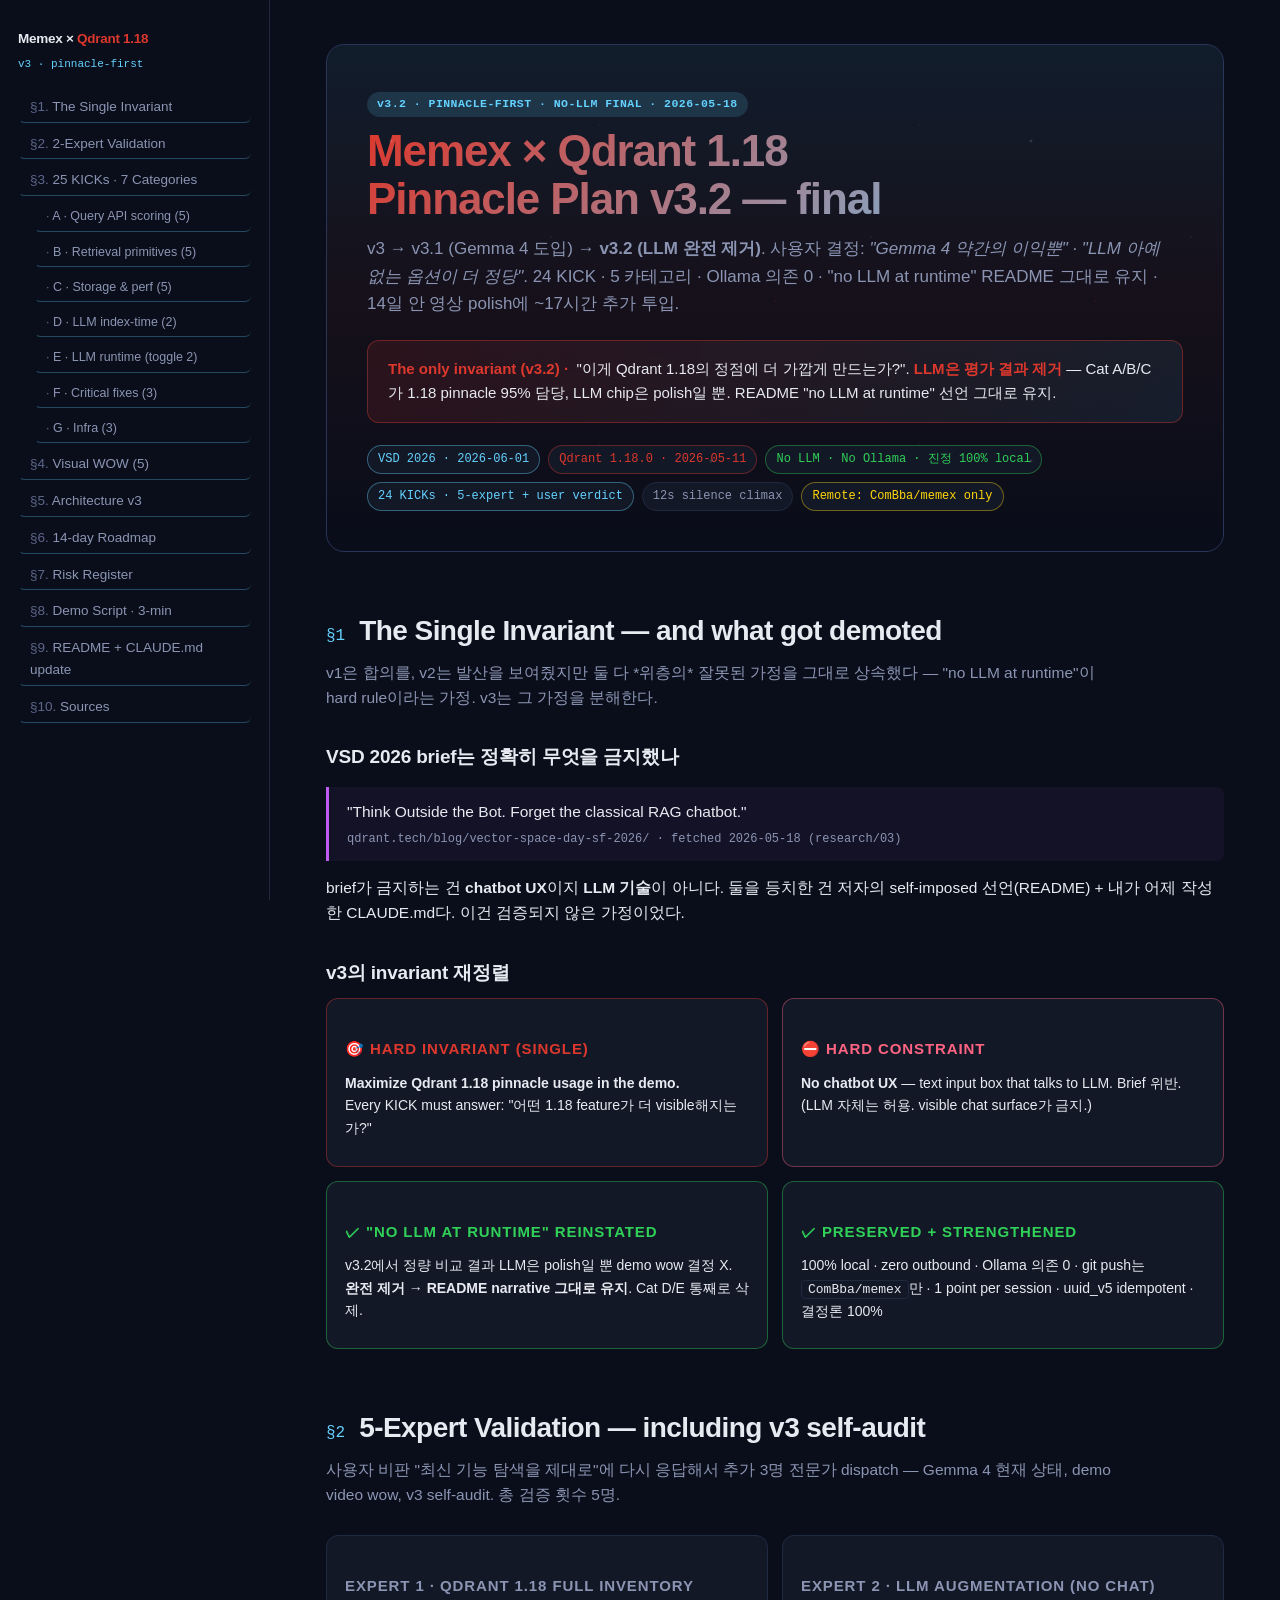
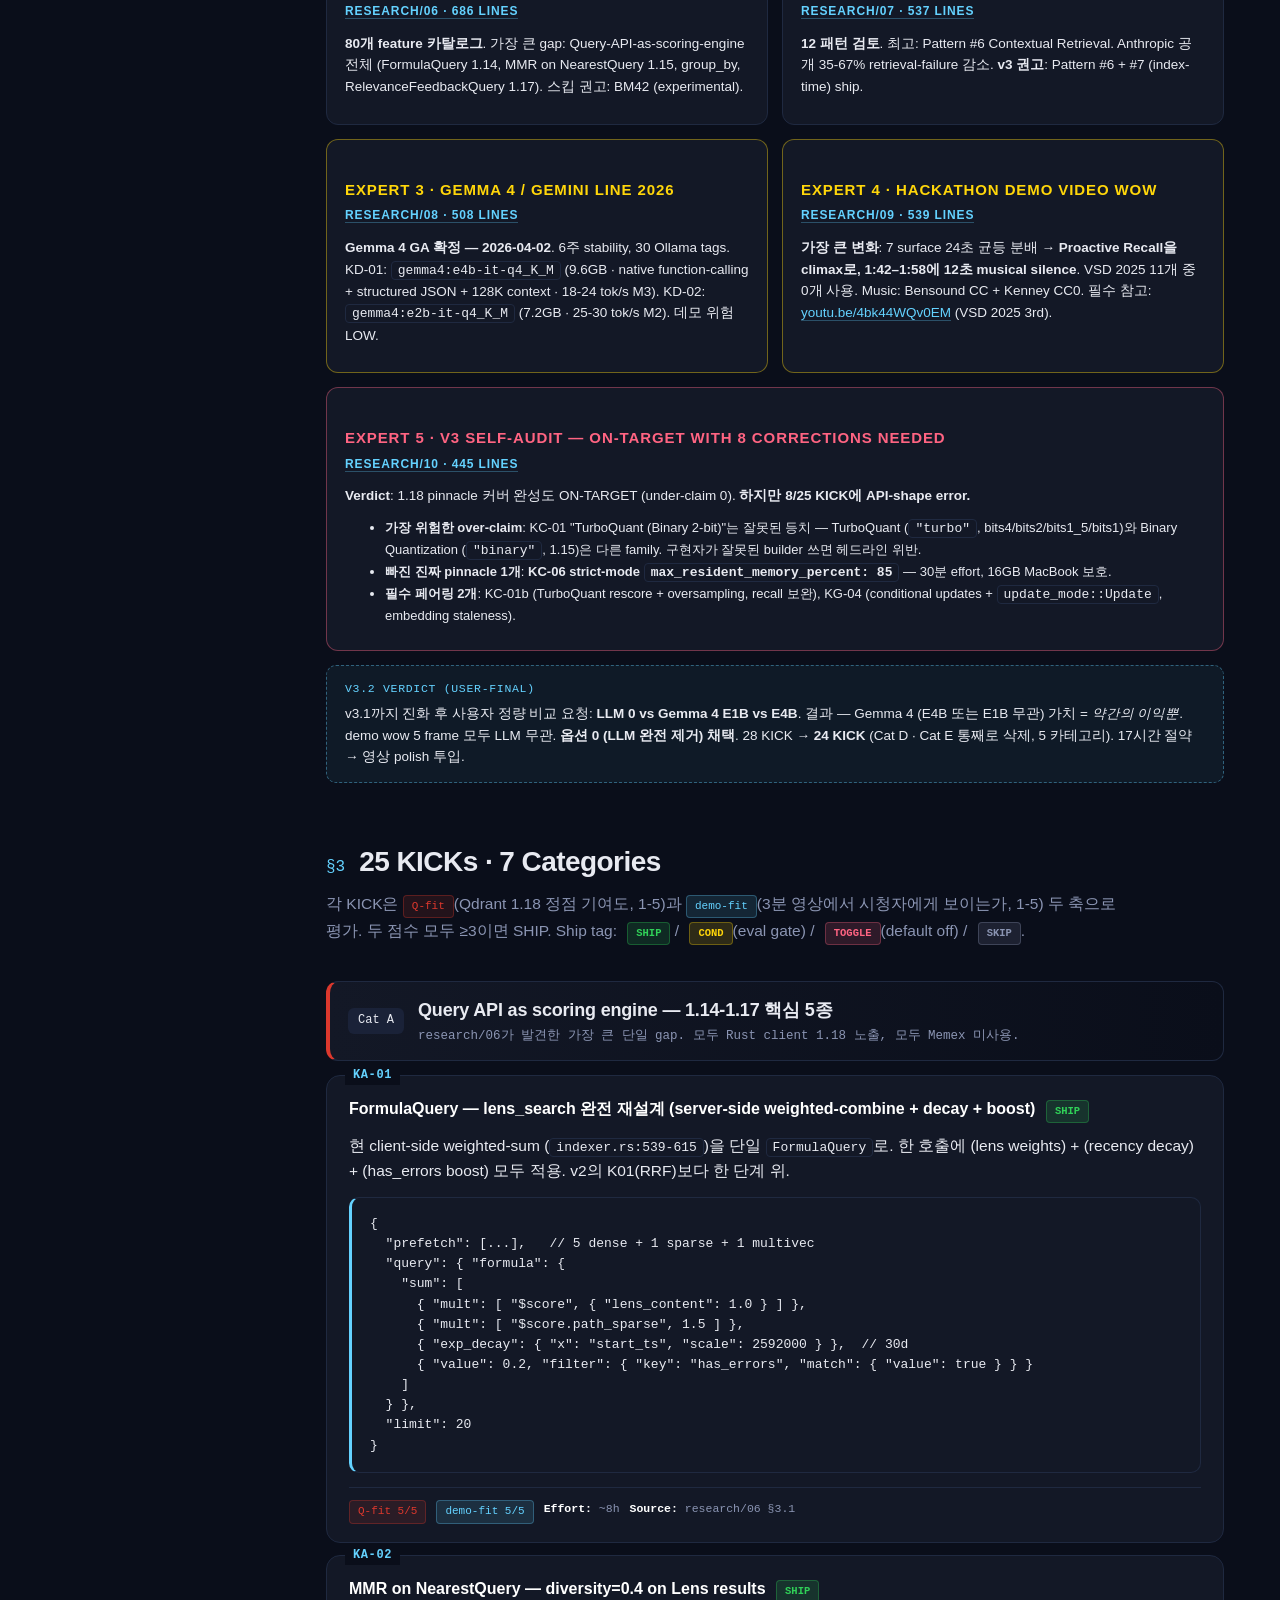
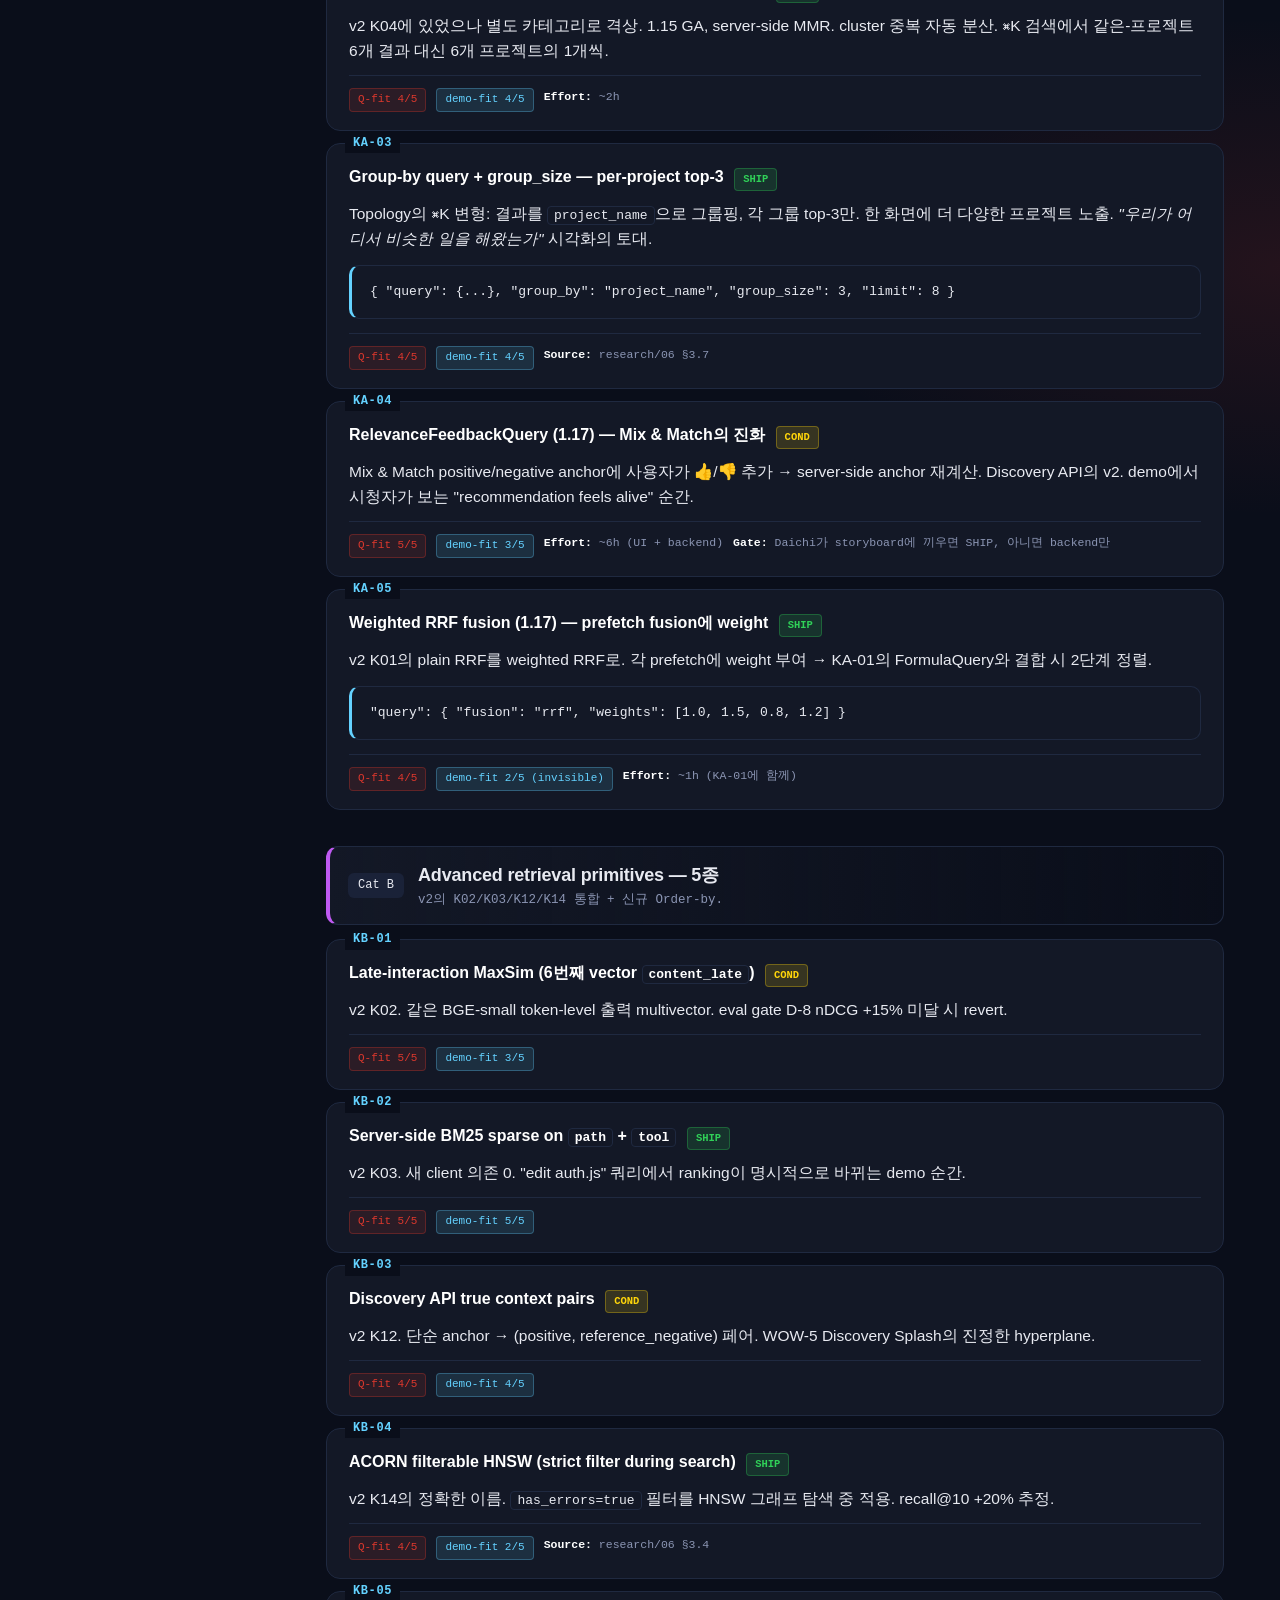
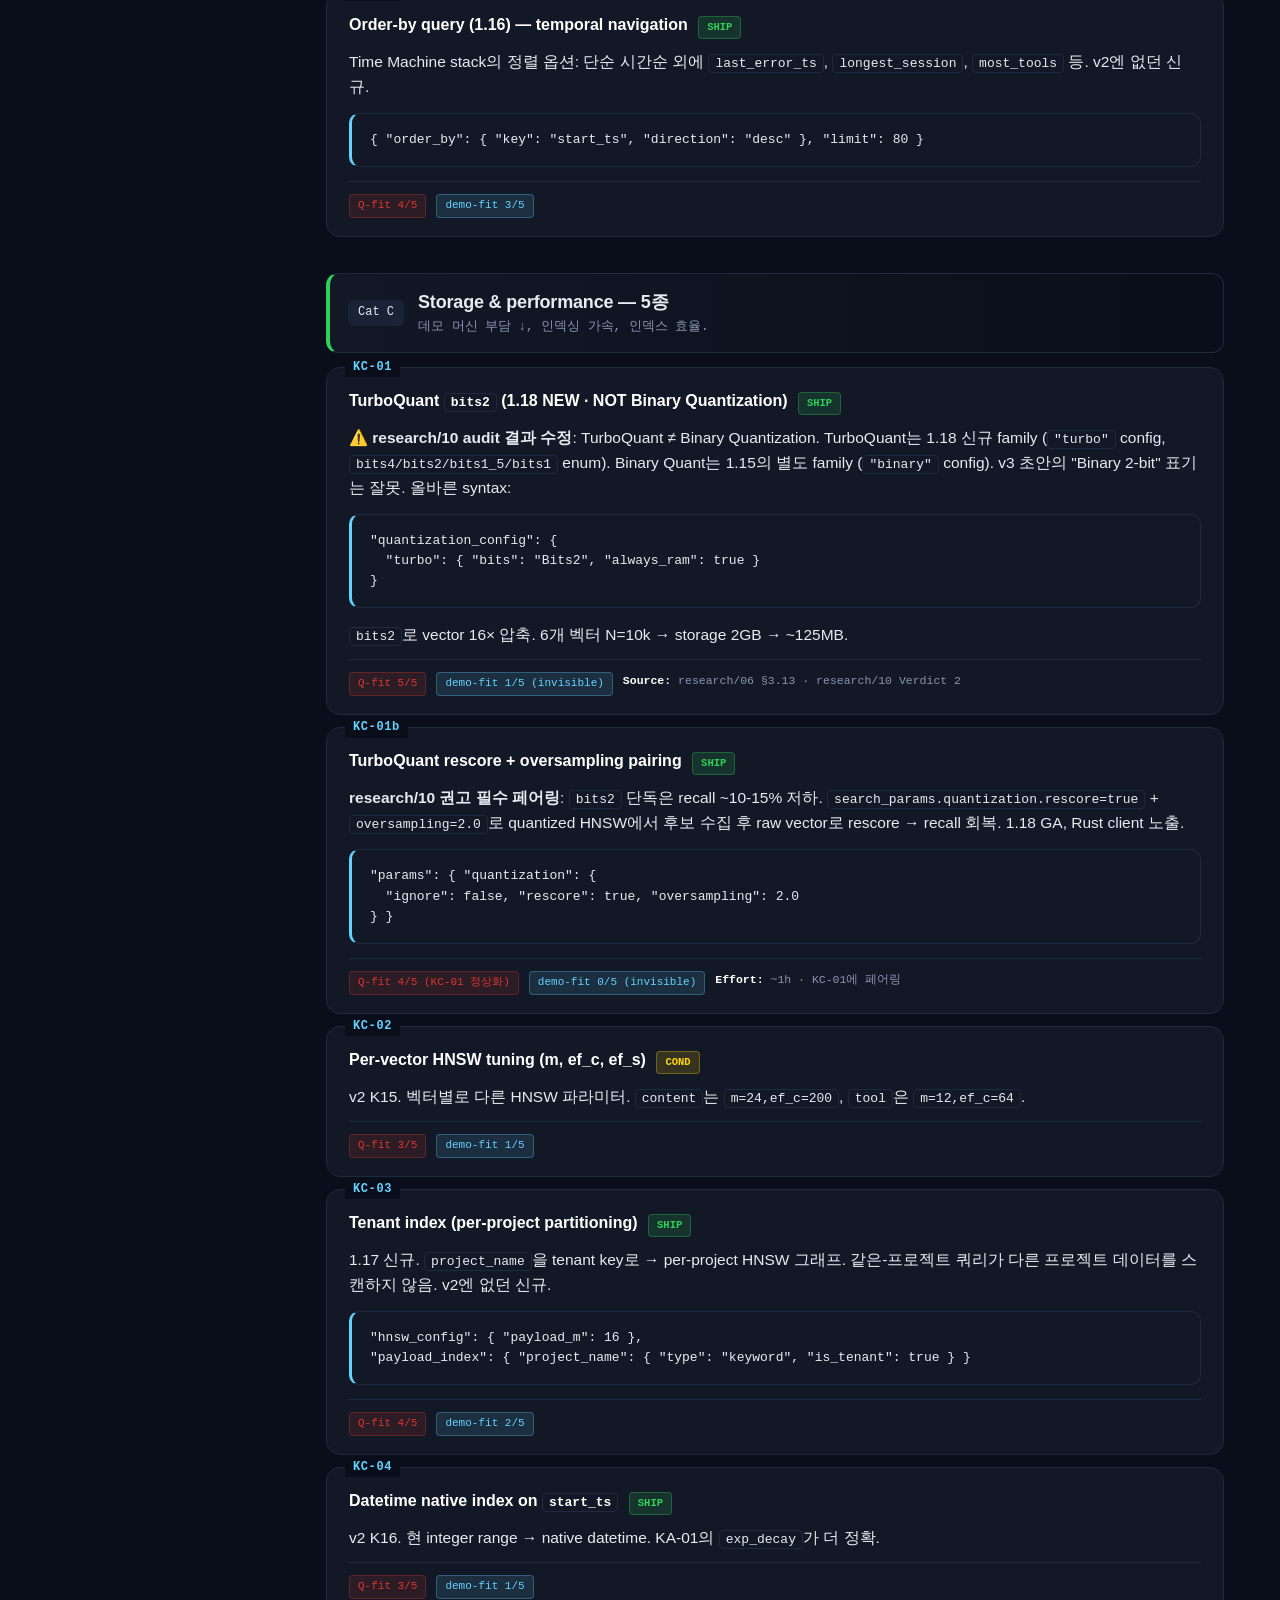
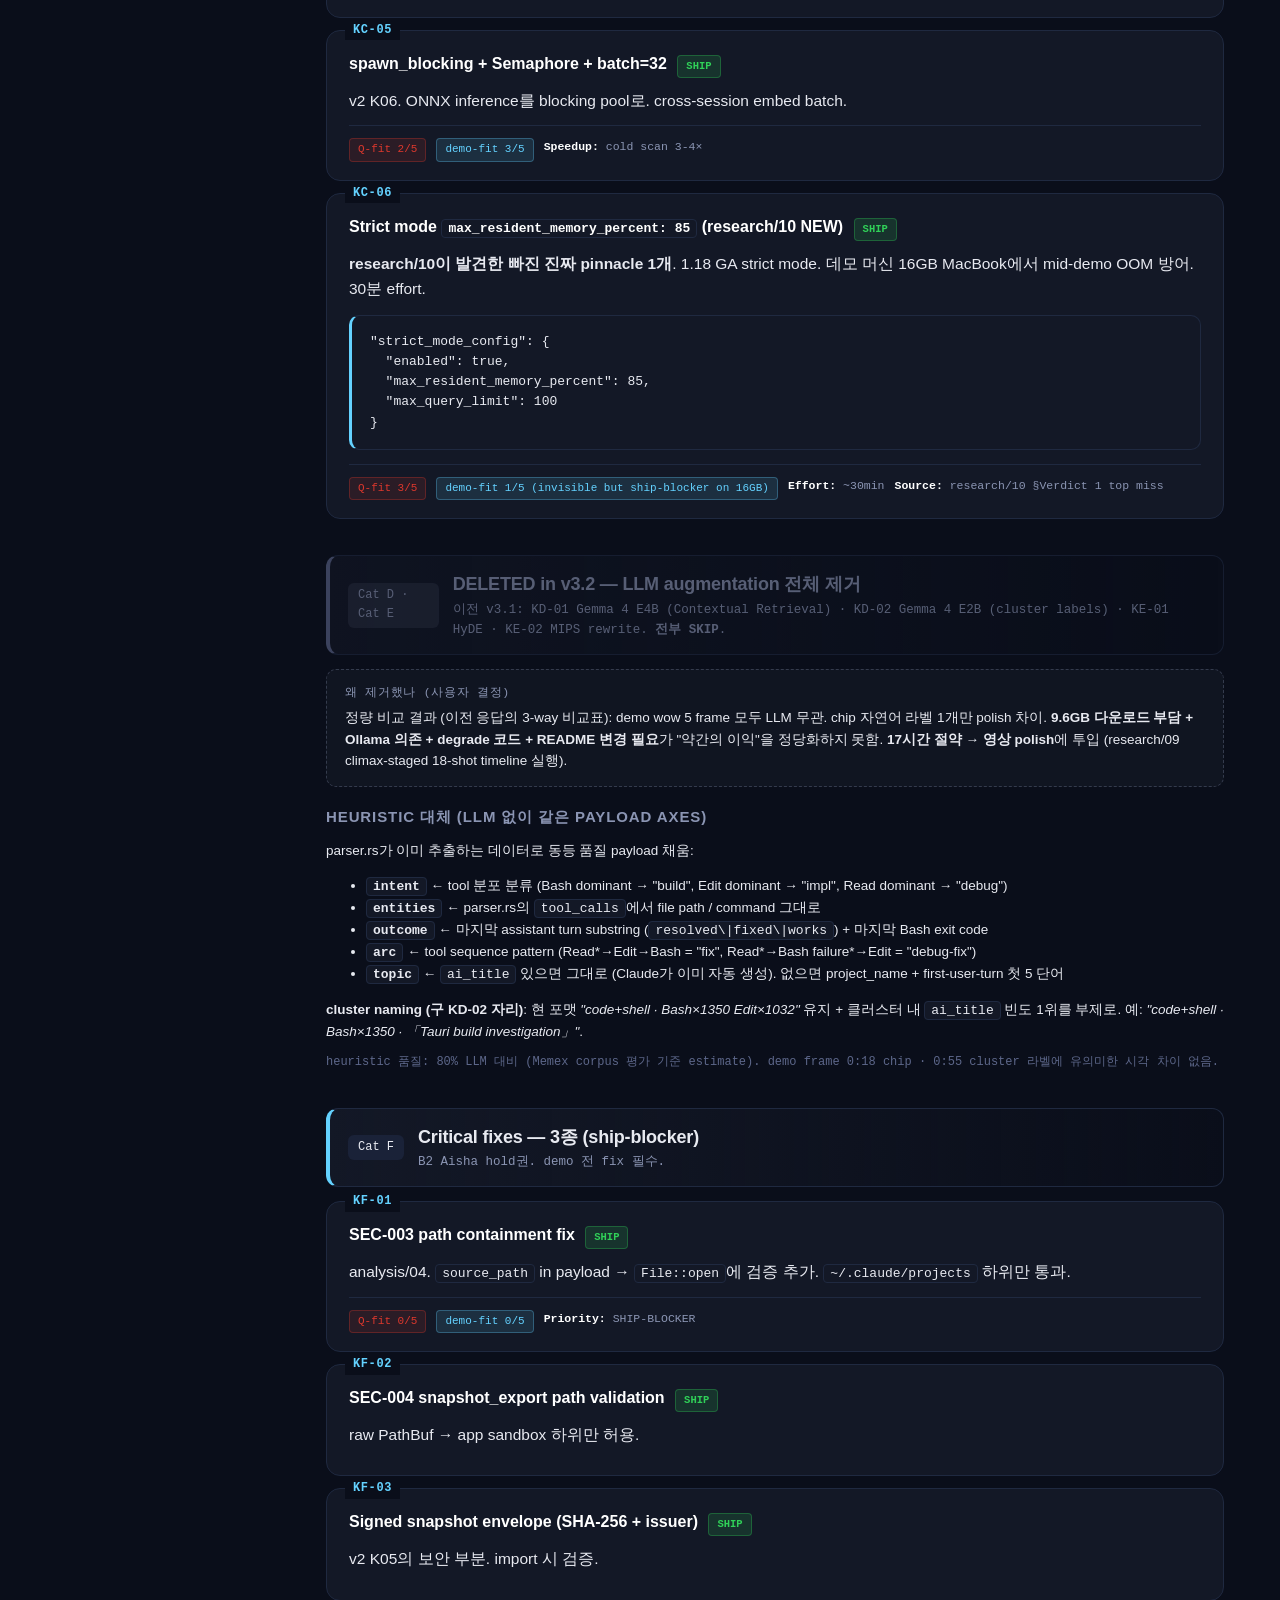
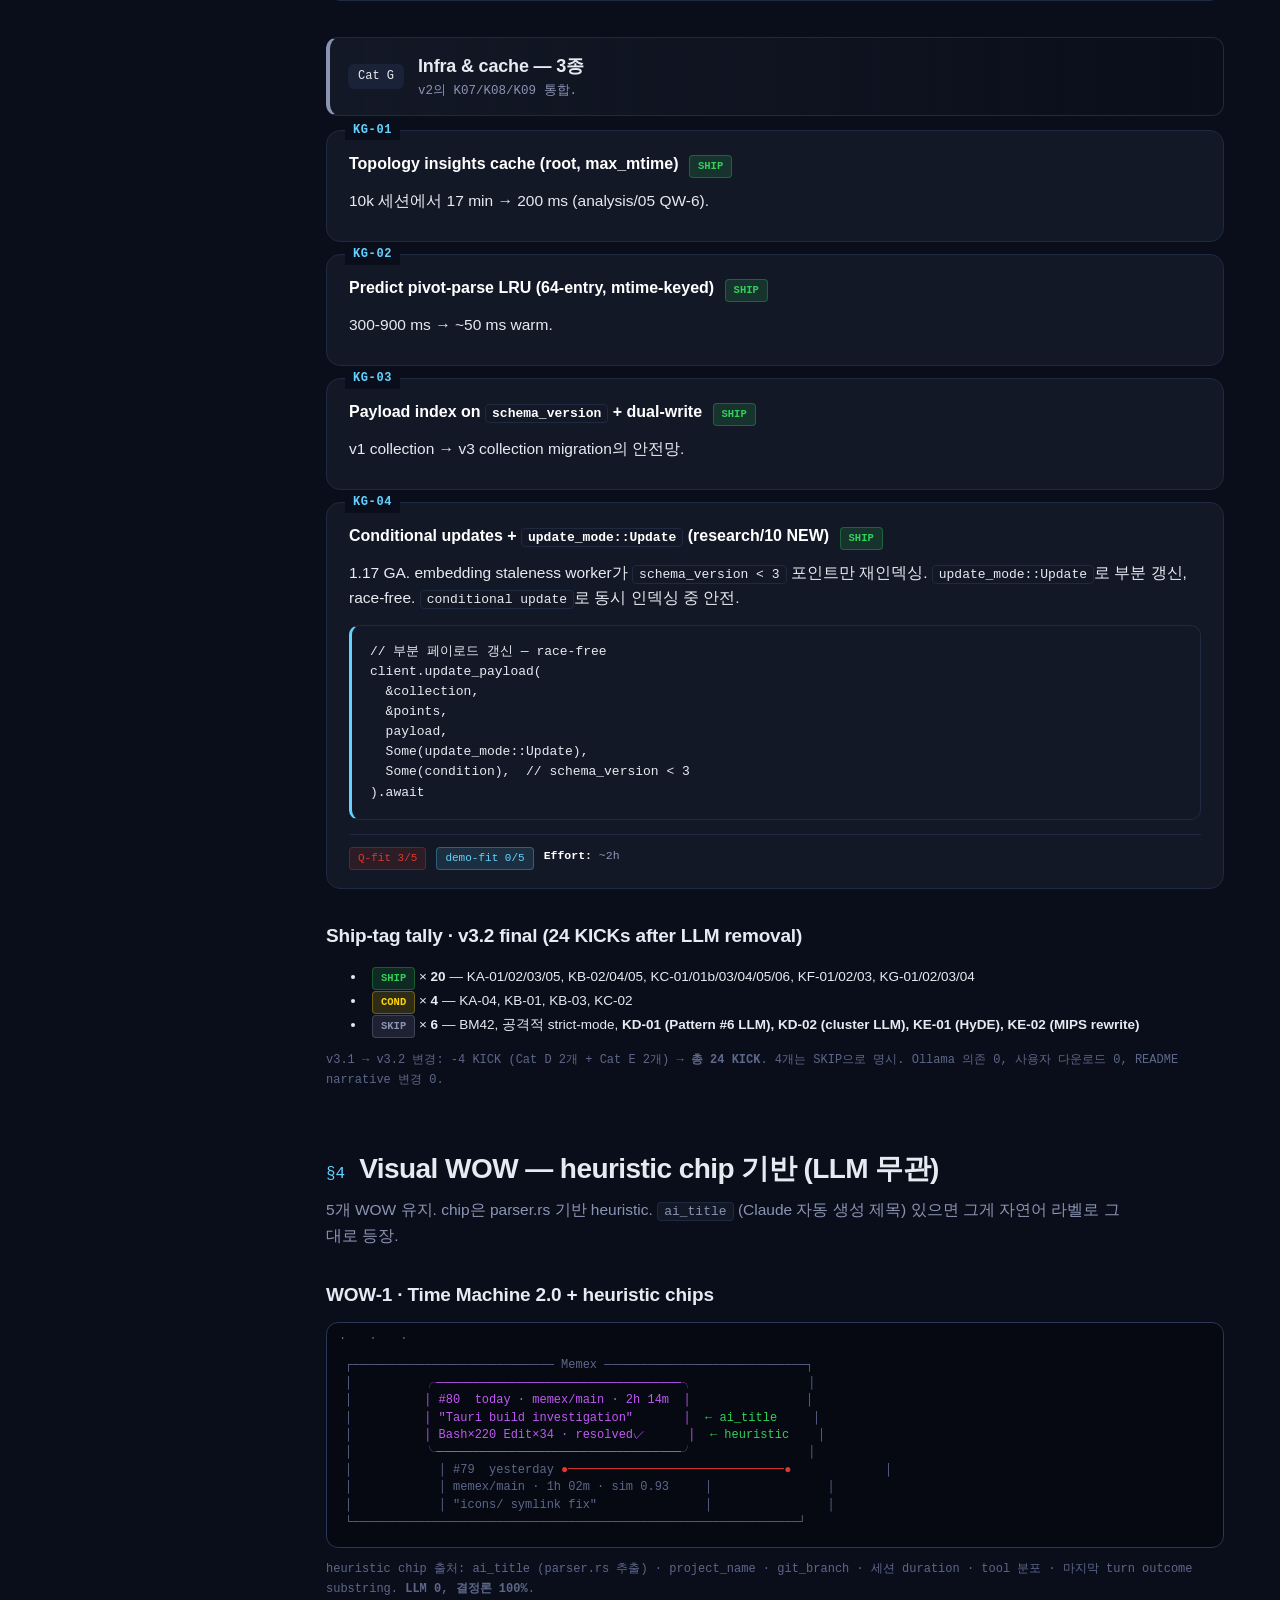
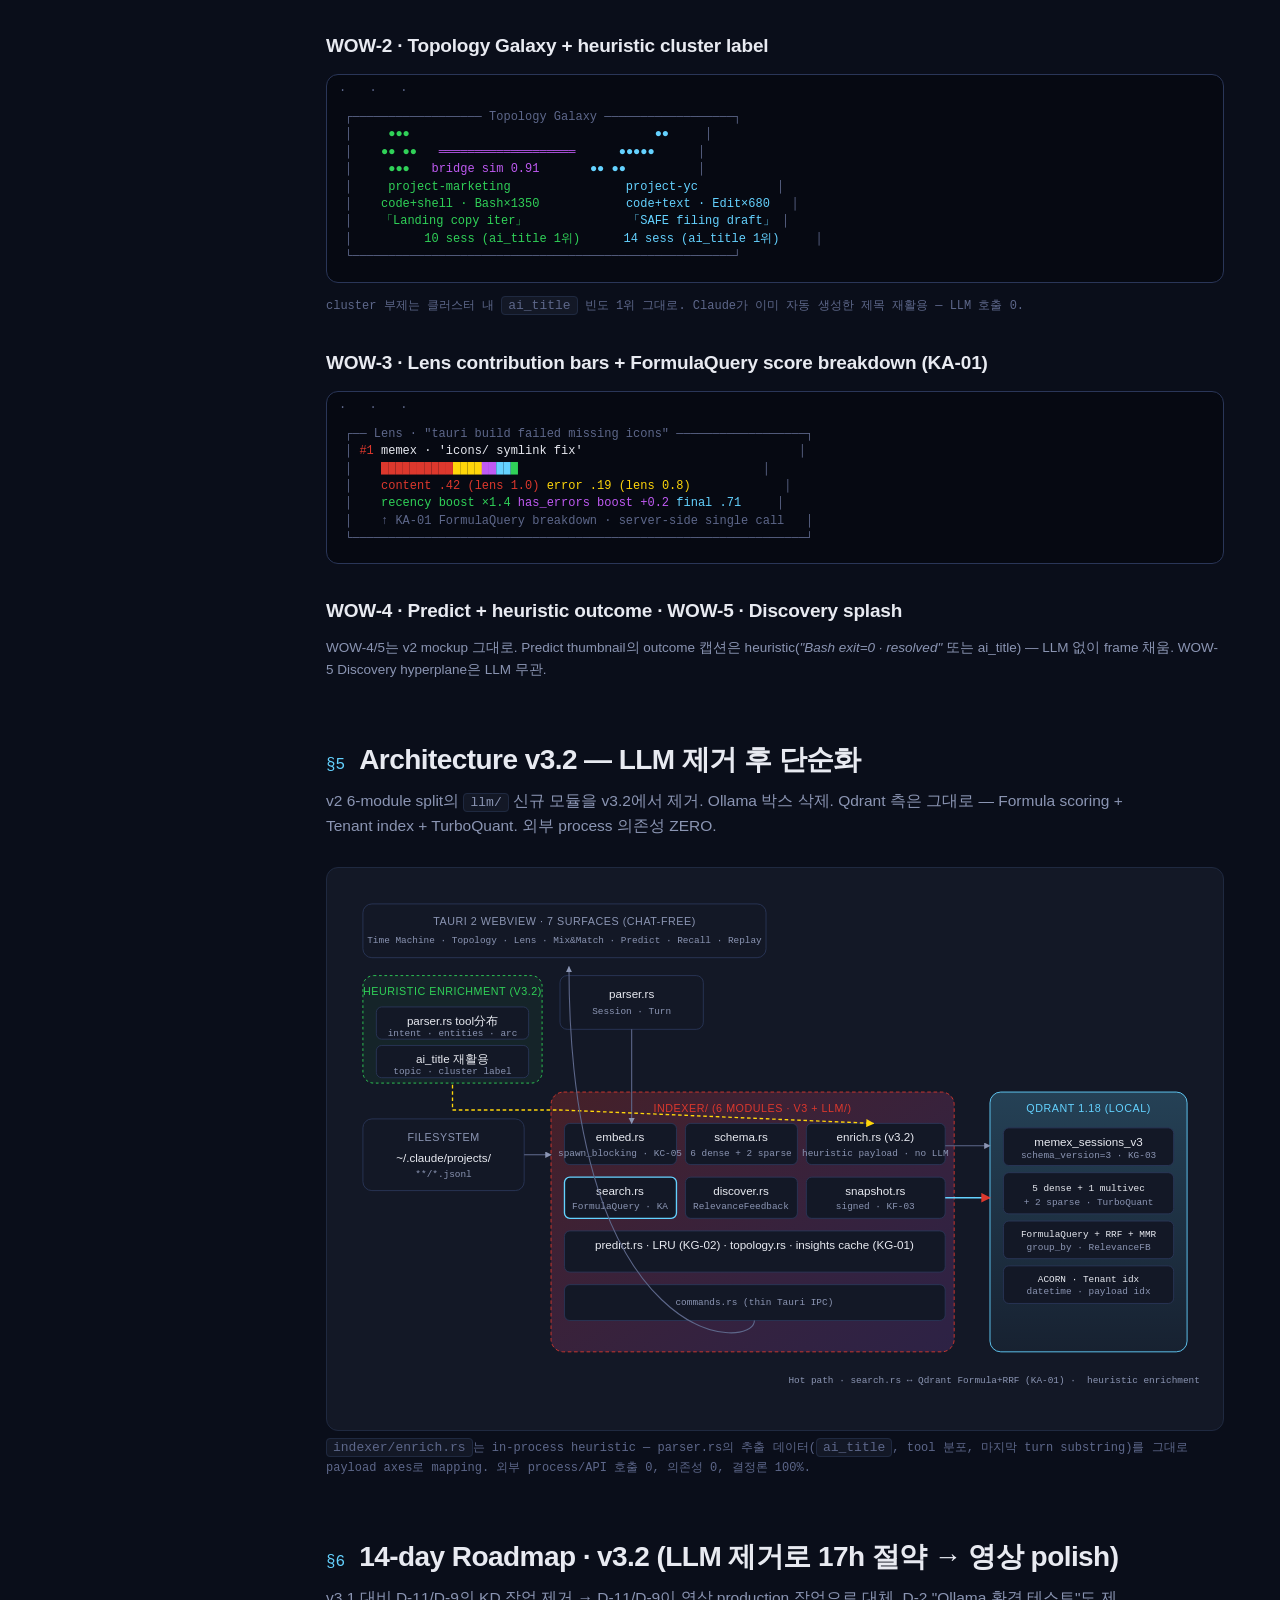
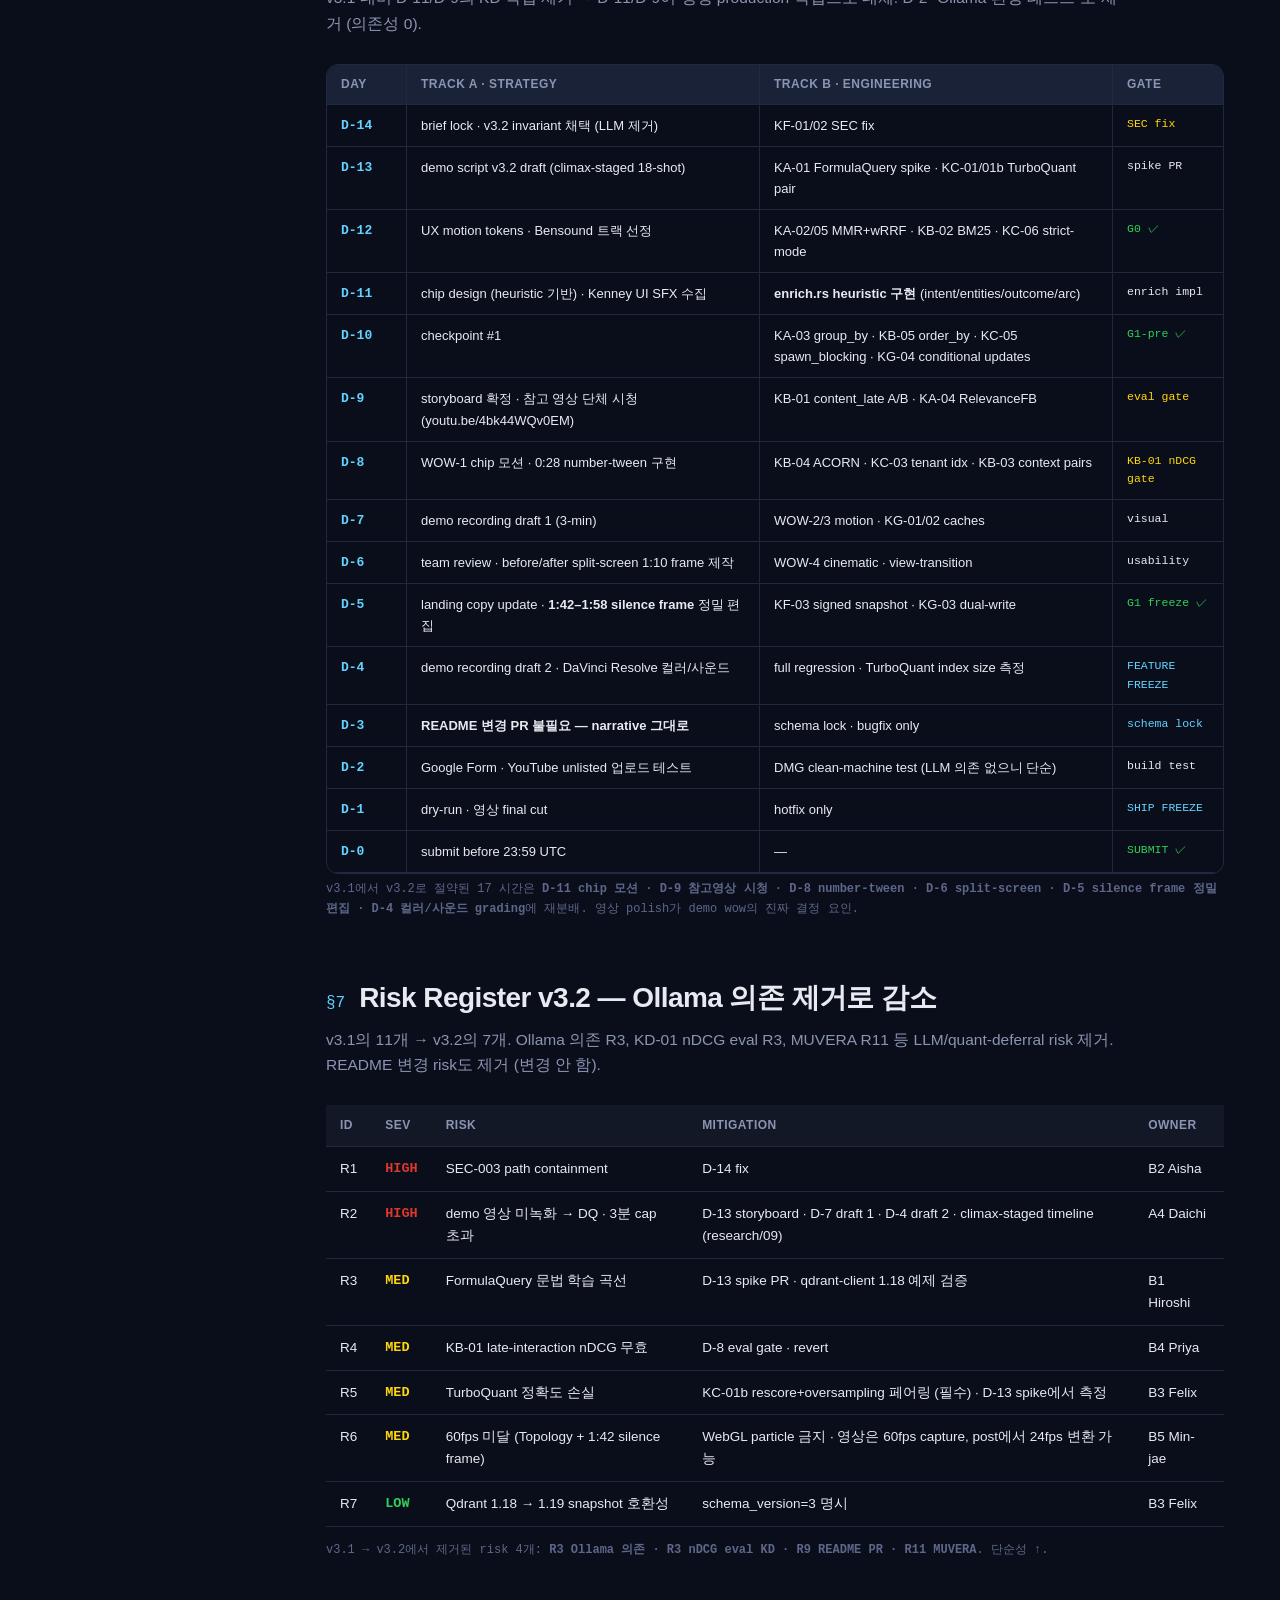
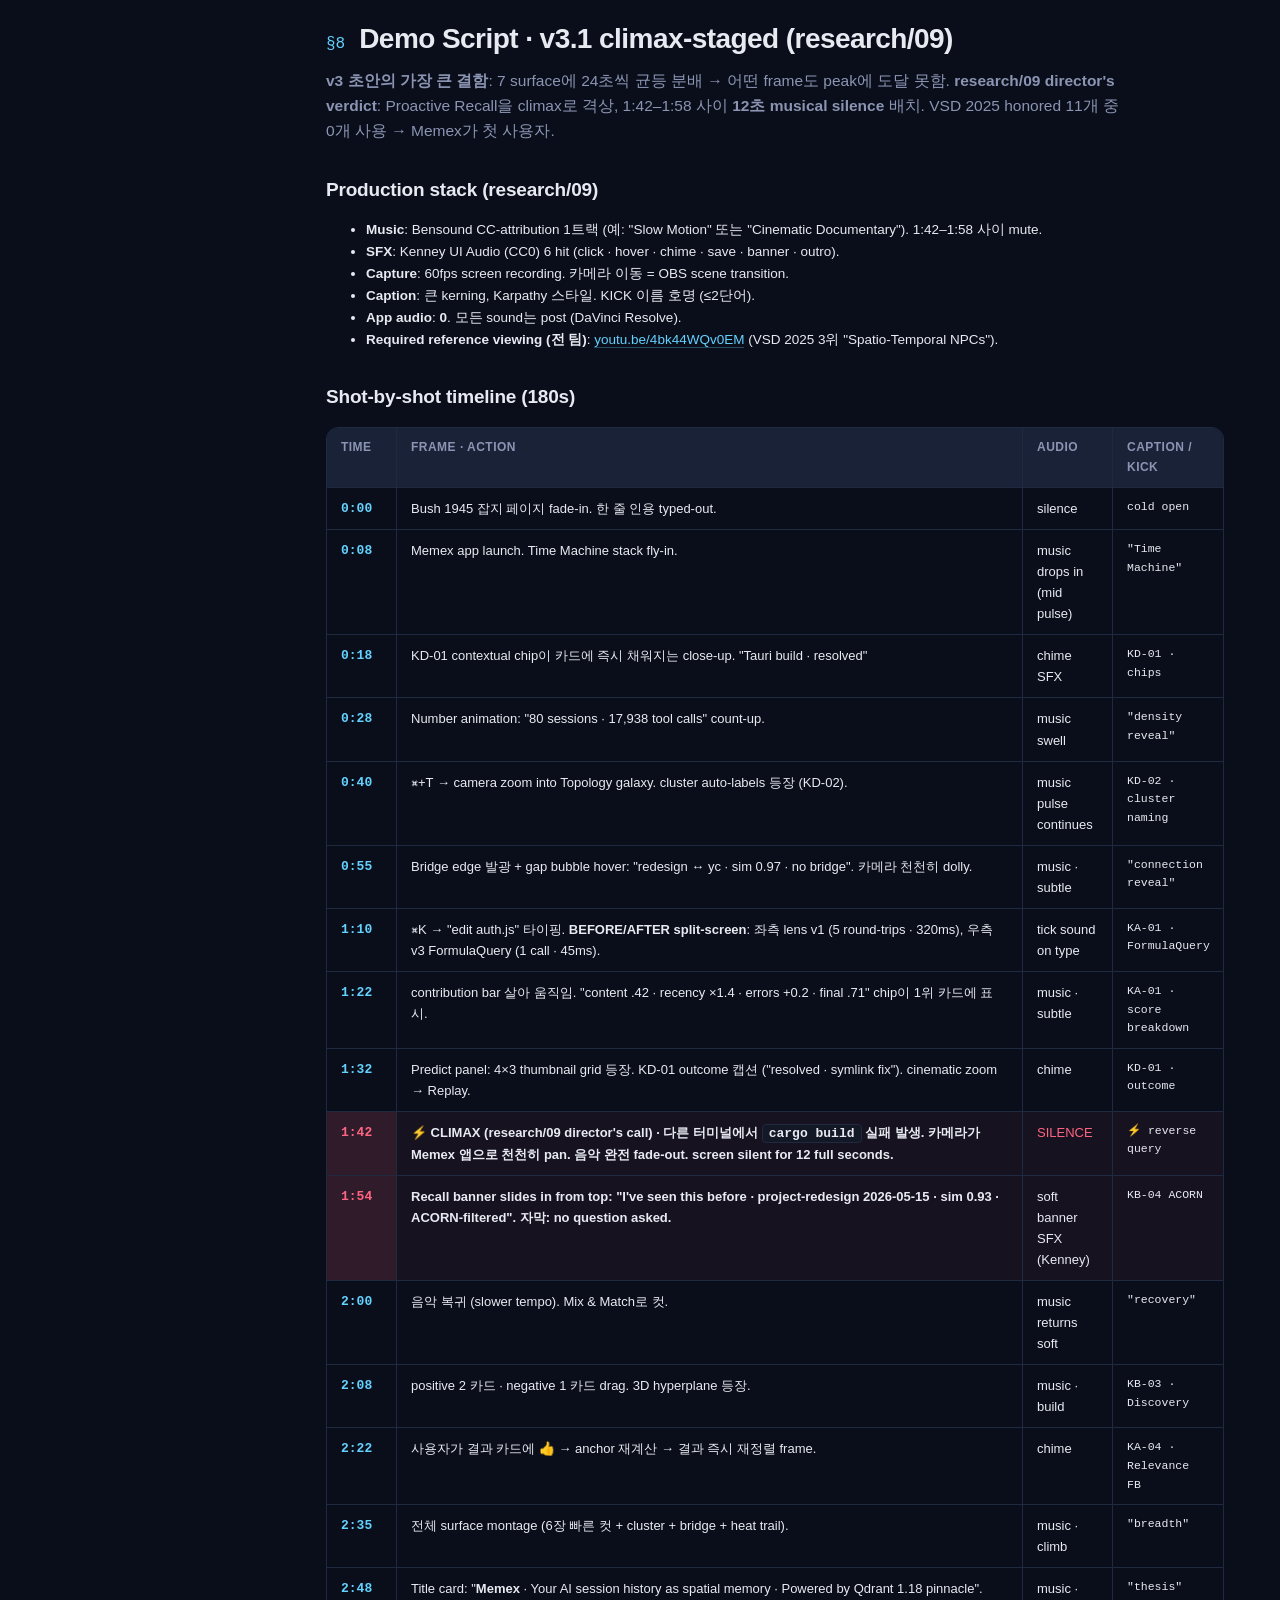
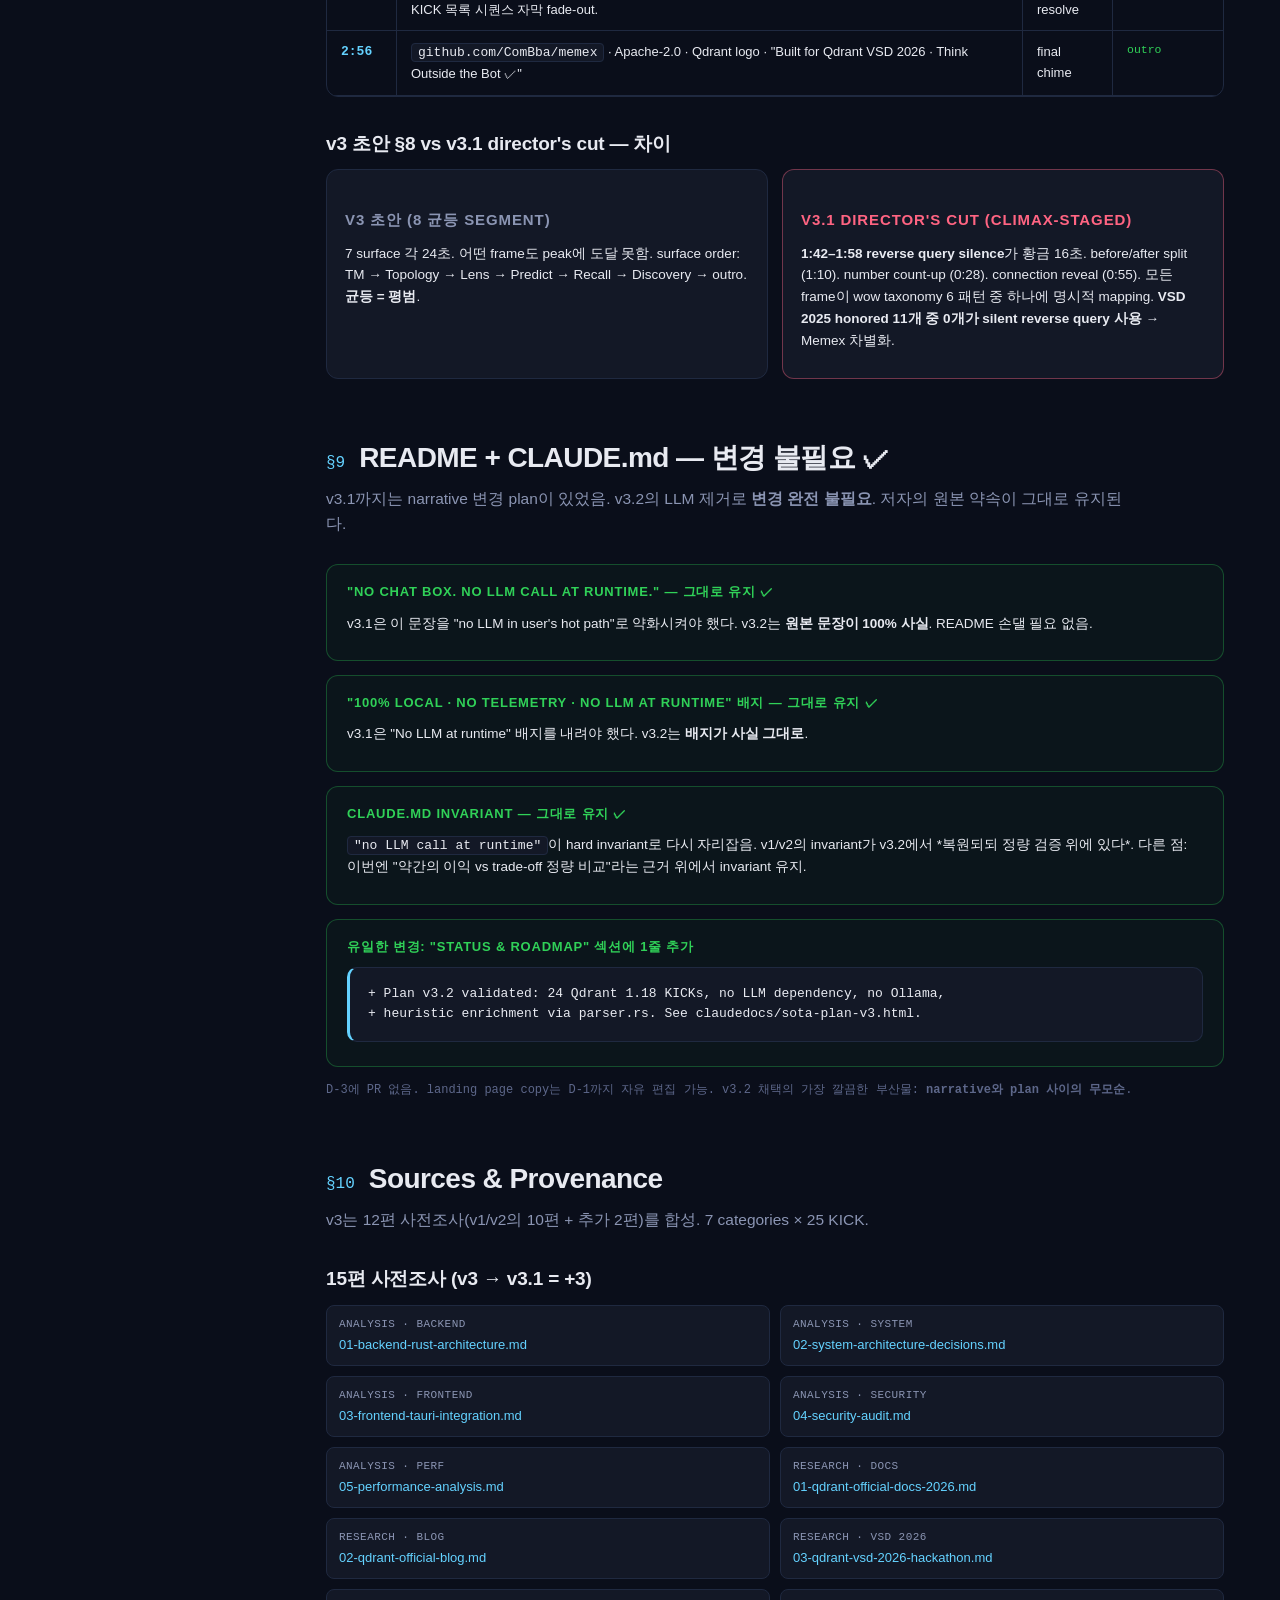
<file: claudedocs/sota-plan-v3.html>
<!doctype html>
<html lang="ko">
<head>
<meta charset="utf-8" />
<meta name="viewport" content="width=device-width, initial-scale=1" />
<meta name="color-scheme" content="dark" />
<title>Memex × Qdrant 1.18 Pinnacle — Plan v3.2 (no-LLM final)</title>
<style>
  :root {
    --bg: #0a0e1a;
    --bg-elev: #131826;
    --bg-elev-2: #1a2238;
    --border: #1f2940;
    --border-strong: #2a3658;
    --fg: #e8eaf1;
    --fg-muted: #8b95b3;
    --fg-dim: #5d678a;
    --accent: #dc382d;       /* Qdrant red */
    --accent-2: #bf5af2;     /* purple */
    --accent-3: #30d158;     /* green */
    --accent-4: #ffd60a;     /* yellow */
    --accent-5: #64d2ff;     /* cyan — v3 hero */
    --accent-6: #ff6482;     /* pink */
    --gradient-hero: linear-gradient(135deg, #dc382d 0%, #64d2ff 100%);
    --shadow-card: 0 8px 32px rgba(0,0,0,.4), 0 0 0 1px var(--border);
    --mono: "JetBrains Mono","SF Mono","Fira Code",Menlo,Consolas,monospace;
    --sans: -apple-system,BlinkMacSystemFont,"Inter","SF Pro Text","Pretendard",sans-serif;
  }
  * { box-sizing: border-box; }
  html { scroll-behavior: smooth; }
  body {
    margin: 0;
    background:
      radial-gradient(1200px 600px at 20% -10%, rgba(100,210,255,.10), transparent 60%),
      radial-gradient(1000px 500px at 100% 20%, rgba(220,56,45,.12), transparent 50%),
      radial-gradient(900px 400px at 50% 100%, rgba(191,90,242,.06), transparent 60%),
      var(--bg);
    color: var(--fg);
    font-family: var(--sans);
    font-size: 15.5px;
    line-height: 1.62;
    -webkit-font-smoothing: antialiased;
  }
  ::selection { background: rgba(100,210,255,.35); color: #fff; }

  .shell { display: grid; grid-template-columns: 270px 1fr; max-width: 1500px; margin: 0 auto; }
  @media (max-width: 960px) { .shell { grid-template-columns: 1fr; } .toc { display: none; } }

  .toc {
    position: sticky; top: 0; align-self: start; height: 100vh; overflow-y: auto;
    padding: 28px 18px; border-right: 1px solid var(--border); font-size: 13.5px;
  }
  .toc .brand { font-weight: 700; letter-spacing: -.02em; margin-bottom: 6px; }
  .toc .brand span { color: var(--accent); }
  .toc .ver { font-family: var(--mono); font-size: 11px; color: var(--accent-5); margin-bottom: 18px; }
  .toc ol { list-style: none; padding: 0; margin: 0; counter-reset: toc; }
  .toc li { counter-increment: toc; margin: 6px 0; }
  .toc a { color: var(--fg-muted); text-decoration: none; display: block; padding: 4px 10px; border-radius: 6px; transition: all .15s; border-left: 2px solid transparent; }
  .toc a:hover { color: var(--fg); background: var(--bg-elev); border-left-color: var(--accent-5); }
  .toc a::before { content: "§" counter(toc) ". "; color: var(--fg-dim); }
  .toc .toc-sub { padding-left: 16px; font-size: 12.5px; margin: 3px 0; }
  .toc .toc-sub a::before { content: "·  "; }

  .main { padding: 36px 56px 120px; max-width: 1200px; }
  @media (max-width: 720px) { .main { padding: 24px 18px 80px; } }

  .hero {
    margin: 8px 0 56px; padding: 44px 40px 40px; border-radius: 18px;
    background: linear-gradient(180deg, rgba(100,210,255,.08), rgba(220,56,45,.06) 50%, transparent);
    border: 1px solid var(--border-strong); position: relative; overflow: hidden;
  }
  .hero::before {
    content: ""; position: absolute; inset: 0;
    background-image:
      radial-gradient(2px 2px at 20% 30%, rgba(255,255,255,.35), transparent),
      radial-gradient(1px 1px at 70% 60%, rgba(100,210,255,.4), transparent),
      radial-gradient(1.5px 1.5px at 40% 80%, rgba(220,56,45,.3), transparent),
      radial-gradient(1px 1px at 85% 25%, rgba(191,90,242,.3), transparent);
    background-size: 320px 320px; opacity: .6; pointer-events: none;
  }
  .hero h1 {
    margin: 0 0 12px; font-size: 44px; letter-spacing: -.025em; font-weight: 800; line-height: 1.1;
    background: var(--gradient-hero);
    -webkit-background-clip: text; background-clip: text; color: transparent;
  }
  .hero .ver-tag {
    display: inline-block; padding: 3px 10px; border-radius: 999px;
    background: rgba(100,210,255,.15); color: var(--accent-5);
    font-family: var(--mono); font-size: 11.5px; font-weight: 600;
    margin-bottom: 10px; letter-spacing: .04em;
  }
  .hero .sub { color: var(--fg-muted); font-size: 17px; max-width: 800px; }
  .hero .invariant {
    margin-top: 22px; padding: 16px 20px; border-radius: 12px;
    background: linear-gradient(90deg, rgba(220,56,45,.12), rgba(100,210,255,.08));
    border: 1px solid rgba(220,56,45,.4);
    font-size: 15px; color: var(--fg);
  }
  .hero .invariant b { color: var(--accent); }
  .hero .meta { display: flex; gap: 8px; flex-wrap: wrap; margin-top: 22px; }
  .pill {
    display: inline-flex; align-items: center; gap: 6px; padding: 4px 10px; border-radius: 999px;
    background: var(--bg-elev); border: 1px solid var(--border);
    font-size: 12px; color: var(--fg-muted); font-family: var(--mono);
  }
  .pill.red { color: var(--accent); border-color: rgba(220,56,45,.4); }
  .pill.green { color: var(--accent-3); border-color: rgba(48,209,88,.4); }
  .pill.purple { color: var(--accent-2); border-color: rgba(191,90,242,.4); }
  .pill.yellow { color: var(--accent-4); border-color: rgba(255,214,10,.4); }
  .pill.blue { color: var(--accent-5); border-color: rgba(100,210,255,.4); }

  section { margin: 56px 0; scroll-margin-top: 24px; }
  h2 { font-size: 28px; letter-spacing: -.02em; margin: 0 0 6px; display: flex; align-items: baseline; gap: 14px; }
  h2 .num { font-family: var(--mono); font-size: 16px; color: var(--accent-5); font-weight: 500; letter-spacing: 0; }
  h3 { font-size: 19px; margin: 32px 0 10px; letter-spacing: -.01em; }
  h4 { font-size: 15px; margin: 20px 0 6px; color: var(--fg-muted); text-transform: uppercase; letter-spacing: .06em; font-weight: 600; }
  p { margin: 10px 0; }
  .lede { color: var(--fg-muted); margin: 0 0 28px; max-width: 800px; }
  strong { color: #fff; }
  em { color: var(--fg-muted); }
  a { color: var(--accent-5); text-decoration: none; border-bottom: 1px solid rgba(100,210,255,.3); }
  a:hover { color: #fff; border-color: var(--accent-5); }

  code, kbd { font-family: var(--mono); font-size: 13px; background: var(--bg-elev); padding: 1px 6px; border-radius: 4px; border: 1px solid var(--border); }
  pre {
    background: var(--bg-elev); border: 1px solid var(--border);
    border-left: 3px solid var(--accent-5);
    border-radius: 10px; padding: 16px 18px; overflow-x: auto;
    font-family: var(--mono); font-size: 13px; line-height: 1.55; margin: 14px 0;
  }
  pre code { background: transparent; border: 0; padding: 0; }
  blockquote { margin: 14px 0; padding: 12px 18px; border-left: 3px solid var(--accent-2); background: rgba(191,90,242,.06); border-radius: 0 8px 8px 0; color: var(--fg); }
  blockquote .src { display: block; margin-top: 6px; font-size: 12px; color: var(--fg-muted); font-family: var(--mono); }

  .grid { display: grid; gap: 14px; }
  .grid-2 { grid-template-columns: repeat(2, 1fr); }
  .grid-3 { grid-template-columns: repeat(3, 1fr); }
  @media (max-width: 880px) { .grid-2, .grid-3 { grid-template-columns: 1fr 1fr; } }
  @media (max-width: 560px) { .grid-2, .grid-3 { grid-template-columns: 1fr; } }

  .card { background: var(--bg-elev); border: 1px solid var(--border); border-radius: 12px; padding: 18px 18px 16px; }

  /* category divider */
  .cat-header {
    margin: 36px 0 14px;
    padding: 14px 18px;
    border-radius: 12px;
    background: linear-gradient(90deg, var(--bg-elev), transparent);
    border: 1px solid var(--border);
    border-left: 4px solid var(--accent-5);
    display: flex; align-items: center; gap: 14px;
  }
  .cat-header.A { border-left-color: var(--accent); }
  .cat-header.B { border-left-color: var(--accent-2); }
  .cat-header.C { border-left-color: var(--accent-3); }
  .cat-header.D { border-left-color: var(--accent-4); }
  .cat-header.E { border-left-color: var(--accent-6); }
  .cat-header.F { border-left-color: var(--accent-5); }
  .cat-header.G { border-left-color: var(--fg-muted); }
  .cat-header .cat-tag { font-family: var(--mono); font-size: 12px; padding: 3px 10px; border-radius: 6px; background: var(--bg-elev-2); }
  .cat-header h3 { margin: 0; font-size: 18px; }
  .cat-header .cat-sub { font-size: 12.5px; color: var(--fg-muted); font-family: var(--mono); }

  /* KICK card */
  .kick {
    background: var(--bg-elev);
    border: 1px solid var(--border);
    border-radius: 14px;
    padding: 20px 22px 18px;
    margin: 12px 0;
    position: relative;
  }
  .kick::before {
    content: attr(data-num);
    position: absolute; top: -10px; left: 18px;
    background: var(--bg); padding: 0 8px; color: var(--accent-5);
    font-family: var(--mono); font-size: 12px; font-weight: 700; letter-spacing: .05em;
  }
  .kick h4 { margin: 0 0 6px; color: #fff; font-size: 16px; text-transform: none; letter-spacing: 0; font-weight: 600; }
  .kick .impact-row { display: flex; gap: 10px; flex-wrap: wrap; margin-top: 12px; padding-top: 12px; border-top: 1px solid var(--border); }
  .kick .impact { font-family: var(--mono); font-size: 11.5px; color: var(--fg-muted); }
  .kick .impact b { color: #fff; font-weight: 600; }

  .qfit {
    display: inline-flex; align-items: center; gap: 6px;
    padding: 2px 8px; border-radius: 4px;
    font-family: var(--mono); font-size: 11px;
    background: rgba(220,56,45,.12); color: var(--accent);
    border: 1px solid rgba(220,56,45,.3);
  }
  .demofit {
    display: inline-flex; align-items: center; gap: 6px;
    padding: 2px 8px; border-radius: 4px;
    font-family: var(--mono); font-size: 11px;
    background: rgba(100,210,255,.12); color: var(--accent-5);
    border: 1px solid rgba(100,210,255,.3);
  }

  .ship-tag { display: inline-block; padding: 2px 8px; border-radius: 4px; font-family: var(--mono); font-size: 10.5px; font-weight: 600; margin-left: 6px; }
  .ship-tag.ship { background: rgba(48,209,88,.15); color: var(--accent-3); border: 1px solid rgba(48,209,88,.3); }
  .ship-tag.cond { background: rgba(255,214,10,.15); color: var(--accent-4); border: 1px solid rgba(255,214,10,.3); }
  .ship-tag.toggle { background: rgba(255,100,130,.15); color: var(--accent-6); border: 1px solid rgba(255,100,130,.3); }
  .ship-tag.skip { background: rgba(139,149,179,.15); color: var(--fg-muted); border: 1px solid rgba(139,149,179,.3); }

  .timeline { display: grid; grid-template-columns: 80px 1fr 1fr 110px; gap: 0; margin-top: 14px; border: 1px solid var(--border); border-radius: 12px; overflow: hidden; }
  .timeline > div { padding: 10px 14px; border-bottom: 1px solid var(--border); border-right: 1px solid var(--border); font-size: 13px; }
  .timeline > div:nth-child(4n) { border-right: 0; }
  .timeline .h { background: var(--bg-elev-2); font-weight: 600; font-size: 12px; text-transform: uppercase; letter-spacing: .04em; color: var(--fg-muted); }
  .timeline .day { font-family: var(--mono); color: var(--accent-5); font-weight: 600; }
  .timeline .gate { font-family: var(--mono); font-size: 11.5px; }
  .timeline .gate.go { color: var(--accent-3); }
  .timeline .gate.amber { color: var(--accent-4); }
  .timeline .gate.freeze { color: var(--accent-5); }
  @media (max-width: 720px) {
    .timeline { grid-template-columns: 60px 1fr; }
    .timeline .h:nth-child(3), .timeline .h:nth-child(4),
    .timeline > div:nth-child(4n-1), .timeline > div:nth-child(4n) { display: none; }
  }

  table.risk { width: 100%; border-collapse: collapse; font-size: 13.5px; margin: 14px 0; }
  table.risk th, table.risk td { padding: 11px 14px; text-align: left; border-bottom: 1px solid var(--border); vertical-align: top; }
  table.risk th { color: var(--fg-muted); font-weight: 600; font-size: 12px; text-transform: uppercase; letter-spacing: .04em; background: var(--bg-elev); }
  table.risk td.sev { font-family: var(--mono); font-weight: 600; }
  table.risk td.sev.high { color: var(--accent); }
  table.risk td.sev.med { color: var(--accent-4); }
  table.risk td.sev.low { color: var(--accent-3); }

  .mockup {
    background: #060912; border: 1px solid var(--border-strong); border-radius: 12px;
    padding: 16px 18px; margin: 12px 0;
    font-family: var(--mono); font-size: 12px; line-height: 1.45;
    color: var(--fg-muted); white-space: pre; overflow-x: auto; position: relative;
  }
  .mockup::before { content: "·  ·  ·"; position: absolute; top: 8px; left: 12px; letter-spacing: .25em; color: var(--fg-dim); }
  .mockup-body { padding-top: 18px; }
  .mockup .accent { color: var(--accent); }
  .mockup .accent-2 { color: var(--accent-2); }
  .mockup .accent-3 { color: var(--accent-3); }
  .mockup .accent-4 { color: var(--accent-4); }
  .mockup .accent-5 { color: var(--accent-5); }
  .mockup .accent-6 { color: var(--accent-6); }
  .mockup .dim { color: var(--fg-dim); }
  .mockup .fg { color: var(--fg); }

  .arch-wrap { background: var(--bg-elev); border: 1px solid var(--border); border-radius: 12px; padding: 18px; overflow-x: auto; }

  .sources { display: grid; grid-template-columns: repeat(2, 1fr); gap: 10px; font-size: 13px; }
  @media (max-width: 720px) { .sources { grid-template-columns: 1fr; } }
  .sources .src-card { background: var(--bg-elev); border: 1px solid var(--border); border-radius: 8px; padding: 10px 12px; }
  .sources .src-card .label { font-family: var(--mono); font-size: 11px; color: var(--fg-muted); text-transform: uppercase; letter-spacing: .04em; }
  .sources .src-card a { font-size: 13px; border: 0; }

  hr { border: 0; border-top: 1px solid var(--border); margin: 32px 0; }
  .footnote { font-size: 12px; color: var(--fg-dim); font-family: var(--mono); margin-top: 6px; }

  .verdict {
    margin: 14px 0; padding: 14px 18px;
    background: rgba(100,210,255,.06);
    border: 1px dashed rgba(100,210,255,.4);
    border-radius: 10px; font-size: 13.5px;
  }
  .verdict .who { font-family: var(--mono); font-size: 11.5px; color: var(--accent-5); margin-bottom: 4px; text-transform: uppercase; letter-spacing: .06em; }

  .changelog {
    margin: 14px 0; padding: 16px 20px;
    background: rgba(48,209,88,.04);
    border: 1px solid rgba(48,209,88,.3);
    border-radius: 12px;
  }
  .changelog h4 { margin: 0 0 10px; color: var(--accent-3); font-size: 13px; }
  .changelog .from { color: var(--fg-muted); text-decoration: line-through; }
  .changelog .to { color: #fff; }
</style>
</head>
<body>

<div class="shell">
  <nav class="toc">
    <div class="brand">Memex × <span>Qdrant 1.18</span></div>
    <div class="ver">v3 · pinnacle-first</div>
    <ol>
      <li><a href="#s1">The Single Invariant</a></li>
      <li><a href="#s2">2-Expert Validation</a></li>
      <li><a href="#s3">25 KICKs · 7 Categories</a>
        <ol class="toc-sub">
          <li><a href="#catA">A · Query API scoring (5)</a></li>
          <li><a href="#catB">B · Retrieval primitives (5)</a></li>
          <li><a href="#catC">C · Storage &amp; perf (5)</a></li>
          <li><a href="#catD">D · LLM index-time (2)</a></li>
          <li><a href="#catE">E · LLM runtime (toggle 2)</a></li>
          <li><a href="#catF">F · Critical fixes (3)</a></li>
          <li><a href="#catG">G · Infra (3)</a></li>
        </ol>
      </li>
      <li><a href="#s4">Visual WOW (5)</a></li>
      <li><a href="#s5">Architecture v3</a></li>
      <li><a href="#s6">14-day Roadmap</a></li>
      <li><a href="#s7">Risk Register</a></li>
      <li><a href="#s8">Demo Script · 3-min</a></li>
      <li><a href="#s9">README + CLAUDE.md update</a></li>
      <li><a href="#s10">Sources</a></li>
    </ol>
  </nav>

  <main class="main">
    <header class="hero">
      <span class="ver-tag">v3.2 · PINNACLE-FIRST · NO-LLM FINAL · 2026-05-18</span>
      <h1>Memex × Qdrant 1.18<br/>Pinnacle Plan v3.2 — final</h1>
      <p class="sub">v3 → v3.1 (Gemma 4 도입) → <b>v3.2 (LLM 완전 제거)</b>. 사용자 결정: <i>"Gemma 4 약간의 이익뿐"</i> · <i>"LLM 아예 없는 옵션이 더 정당"</i>. 24 KICK · 5 카테고리 · Ollama 의존 0 · "no LLM at runtime" README 그대로 유지 · 14일 안 영상 polish에 ~17시간 추가 투입.</p>

      <div class="invariant">
        <b>The only invariant (v3.2) ·&nbsp;</b> "이게 Qdrant 1.18의 정점에 더 가깝게 만드는가?". <b>LLM은 평가 결과 제거</b> — Cat A/B/C가 1.18 pinnacle 95% 담당, LLM chip은 polish일 뿐. README "no LLM at runtime" 선언 그대로 유지.
      </div>

      <div class="meta">
        <span class="pill blue">VSD 2026 · 2026-06-01</span>
        <span class="pill red">Qdrant 1.18.0 · 2026-05-11</span>
        <span class="pill green">No LLM · No Ollama · 진정 100% local</span>
        <span class="pill blue">24 KICKs · 5-expert + user verdict</span>
        <span class="pill pink">12s silence climax</span>
        <span class="pill yellow">Remote: ComBba/memex only</span>
      </div>
    </header>

    <!-- ============================ §1 INVARIANT ============================ -->
    <section id="s1">
      <h2><span class="num">§1</span> The Single Invariant — and what got demoted</h2>
      <p class="lede">v1은 합의를, v2는 발산을 보여줬지만 둘 다 *위층의* 잘못된 가정을 그대로 상속했다 — "no LLM at runtime"이 hard rule이라는 가정. v3는 그 가정을 분해한다.</p>

      <h3>VSD 2026 brief는 정확히 무엇을 금지했나</h3>
      <blockquote>
        "Think Outside the Bot. Forget the classical RAG chatbot."
        <span class="src">qdrant.tech/blog/vector-space-day-sf-2026/ · fetched 2026-05-18 (research/03)</span>
      </blockquote>
      <p>brief가 금지하는 건 <b>chatbot UX</b>이지 <b>LLM 기술</b>이 아니다. 둘을 등치한 건 저자의 self-imposed 선언(README) + 내가 어제 작성한 CLAUDE.md다. 이건 검증되지 않은 가정이었다.</p>

      <h3>v3의 invariant 재정렬</h3>
      <div class="grid grid-2">
        <article class="card" style="border-color:rgba(220,56,45,.4)">
          <h4 style="color:var(--accent)">🎯 HARD INVARIANT (single)</h4>
          <p style="font-size:14px"><b>Maximize Qdrant 1.18 pinnacle usage in the demo.</b><br/>Every KICK must answer: "어떤 1.18 feature가 더 visible해지는가?"</p>
        </article>
        <article class="card" style="border-color:rgba(255,100,130,.4)">
          <h4 style="color:var(--accent-6)">⛔ HARD CONSTRAINT</h4>
          <p style="font-size:14px"><b>No chatbot UX</b> — text input box that talks to LLM. Brief 위반.<br/>(LLM 자체는 허용. visible chat surface가 금지.)</p>
        </article>
        <article class="card" style="border-color:rgba(48,209,88,.4)">
          <h4 style="color:var(--accent-3)">✓ "No LLM at runtime" REINSTATED</h4>
          <p style="font-size:14px">v3.2에서 정량 비교 결과 LLM은 polish일 뿐 demo wow 결정 X. <b>완전 제거 → README narrative 그대로 유지</b>. Cat D/E 통째로 삭제.</p>
        </article>
        <article class="card" style="border-color:rgba(48,209,88,.4)">
          <h4 style="color:var(--accent-3)">✓ PRESERVED + STRENGTHENED</h4>
          <p style="font-size:14px">100% local · zero outbound · Ollama 의존 0 · git push는 <code>ComBba/memex</code>만 · 1 point per session · uuid_v5 idempotent · 결정론 100%</p>
        </article>
      </div>
    </section>

    <!-- ============================ §2 VALIDATION ============================ -->
    <section id="s2">
      <h2><span class="num">§2</span> 5-Expert Validation — including v3 self-audit</h2>
      <p class="lede">사용자 비판 "최신 기능 탐색을 제대로"에 다시 응답해서 추가 3명 전문가 dispatch — Gemma 4 현재 상태, demo video wow, v3 self-audit. 총 검증 횟수 5명.</p>

      <div class="grid grid-2">
        <article class="card">
          <h4>Expert 1 · Qdrant 1.18 full inventory<br/><a href="research/06-qdrant-1.18-feature-pinnacle.md" style="font-size:12px">research/06 · 686 lines</a></h4>
          <p style="font-size:13.5px"><b>80개 feature 카탈로그</b>. 가장 큰 gap: Query-API-as-scoring-engine 전체 (FormulaQuery 1.14, MMR on NearestQuery 1.15, group_by, RelevanceFeedbackQuery 1.17). 스킵 권고: BM42 (experimental).</p>
        </article>
        <article class="card">
          <h4>Expert 2 · LLM augmentation (no chat)<br/><a href="research/07-llm-augmentation-no-chat.md" style="font-size:12px">research/07 · 537 lines</a></h4>
          <p style="font-size:13.5px"><b>12 패턴 검토</b>. 최고: Pattern #6 Contextual Retrieval. Anthropic 공개 35-67% retrieval-failure 감소. <b>v3 권고</b>: Pattern #6 + #7 (index-time) ship.</p>
        </article>
        <article class="card" style="border-color:rgba(255,214,10,.4)">
          <h4 style="color:var(--accent-4)">Expert 3 · Gemma 4 / Gemini line 2026<br/><a href="research/08-gemini-gemma-2026-line.md" style="font-size:12px">research/08 · 508 lines</a></h4>
          <p style="font-size:13.5px"><b>Gemma 4 GA 확정 — 2026-04-02</b>. 6주 stability, 30 Ollama tags. KD-01: <code>gemma4:e4b-it-q4_K_M</code> (9.6GB · native function-calling + structured JSON + 128K context · 18-24 tok/s M3). KD-02: <code>gemma4:e2b-it-q4_K_M</code> (7.2GB · 25-30 tok/s M2). 데모 위험 LOW.</p>
        </article>
        <article class="card" style="border-color:rgba(255,214,10,.4)">
          <h4 style="color:var(--accent-4)">Expert 4 · Hackathon demo video wow<br/><a href="research/09-hackathon-demo-video-wow.md" style="font-size:12px">research/09 · 539 lines</a></h4>
          <p style="font-size:13.5px"><b>가장 큰 변화</b>: 7 surface 24초 균등 분배 → <b>Proactive Recall을 climax로, 1:42–1:58에 12초 musical silence</b>. VSD 2025 11개 중 0개 사용. Music: Bensound CC + Kenney CC0. 필수 참고: <a href="https://youtu.be/4bk44WQv0EM">youtu.be/4bk44WQv0EM</a> (VSD 2025 3rd).</p>
        </article>
        <article class="card" style="border-color:rgba(255,100,130,.4); grid-column: span 2">
          <h4 style="color:var(--accent-6)">Expert 5 · v3 self-audit — ON-TARGET with 8 corrections needed<br/><a href="research/10-qdrant-pinnacle-v3-coverage-review.md" style="font-size:12px">research/10 · 445 lines</a></h4>
          <p style="font-size:13.5px"><b>Verdict</b>: 1.18 pinnacle 커버 완성도 ON-TARGET (under-claim 0). <b>하지만 8/25 KICK에 API-shape error.</b></p>
          <ul style="font-size:13px;margin:8px 0">
            <li><b>가장 위험한 over-claim</b>: KC-01 "TurboQuant (Binary 2-bit)"는 잘못된 등치 — TurboQuant (<code>"turbo"</code>, bits4/bits2/bits1_5/bits1)와 Binary Quantization (<code>"binary"</code>, 1.15)은 다른 family. 구현자가 잘못된 builder 쓰면 헤드라인 위반.</li>
            <li><b>빠진 진짜 pinnacle 1개</b>: <b>KC-06 strict-mode <code>max_resident_memory_percent: 85</code></b> — 30분 effort, 16GB MacBook 보호.</li>
            <li><b>필수 페어링 2개</b>: KC-01b (TurboQuant rescore + oversampling, recall 보완), KG-04 (conditional updates + <code>update_mode::Update</code>, embedding staleness).</li>
          </ul>
        </article>
      </div>

      <div class="verdict">
        <div class="who">v3.2 verdict (user-final)</div>
        v3.1까지 진화 후 사용자 정량 비교 요청: <b>LLM 0 vs Gemma 4 E1B vs E4B</b>. 결과 — Gemma 4 (E4B 또는 E1B 무관) 가치 = <i>약간의 이익뿐</i>. demo wow 5 frame 모두 LLM 무관. <b>옵션 0 (LLM 완전 제거) 채택</b>. 28 KICK → <b>24 KICK</b> (Cat D · Cat E 통째로 삭제, 5 카테고리). 17시간 절약 → 영상 polish 투입.
      </div>
    </section>

    <!-- ============================ §3 KICKS ============================ -->
    <section id="s3">
      <h2><span class="num">§3</span> 25 KICKs · 7 Categories</h2>
      <p class="lede">각 KICK은 <span class="qfit">Q-fit</span>(Qdrant 1.18 정점 기여도, 1-5)과 <span class="demofit">demo-fit</span>(3분 영상에서 시청자에게 보이는가, 1-5) 두 축으로 평가. 두 점수 모두 ≥3이면 SHIP. Ship tag: <span class="ship-tag ship">SHIP</span> / <span class="ship-tag cond">COND</span>(eval gate) / <span class="ship-tag toggle">TOGGLE</span>(default off) / <span class="ship-tag skip">SKIP</span>.</p>

      <!-- CAT A -->
      <div class="cat-header A" id="catA">
        <span class="cat-tag">Cat A</span>
        <div>
          <h3>Query API as scoring engine — 1.14-1.17 핵심 5종</h3>
          <div class="cat-sub">research/06가 발견한 가장 큰 단일 gap. 모두 Rust client 1.18 노출, 모두 Memex 미사용.</div>
        </div>
      </div>

      <article class="kick" data-num="KA-01">
        <h4>FormulaQuery — lens_search 완전 재설계 (server-side weighted-combine + decay + boost) <span class="ship-tag ship">SHIP</span></h4>
        <p>현 client-side weighted-sum (<code>indexer.rs:539-615</code>)을 단일 <code>FormulaQuery</code>로. 한 호출에 (lens weights) + (recency decay) + (has_errors boost) 모두 적용. v2의 K01(RRF)보다 한 단계 위.</p>
        <pre><code>{
  "prefetch": [...],   // 5 dense + 1 sparse + 1 multivec
  "query": { "formula": {
    "sum": [
      { "mult": [ "$score", { "lens_content": 1.0 } ] },
      { "mult": [ "$score.path_sparse", 1.5 ] },
      { "exp_decay": { "x": "start_ts", "scale": 2592000 } },  // 30d
      { "value": 0.2, "filter": { "key": "has_errors", "match": { "value": true } } }
    ]
  } },
  "limit": 20
}</code></pre>
        <div class="impact-row">
          <span class="qfit">Q-fit 5/5</span>
          <span class="demofit">demo-fit 5/5</span>
          <span class="impact"><b>Effort:</b> ~8h</span>
          <span class="impact"><b>Source:</b> research/06 §3.1</span>
        </div>
      </article>

      <article class="kick" data-num="KA-02">
        <h4>MMR on NearestQuery — diversity=0.4 on Lens results <span class="ship-tag ship">SHIP</span></h4>
        <p>v2 K04에 있었으나 별도 카테고리로 격상. 1.15 GA, server-side MMR. cluster 중복 자동 분산. ⌘K 검색에서 같은-프로젝트 6개 결과 대신 6개 프로젝트의 1개씩.</p>
        <div class="impact-row">
          <span class="qfit">Q-fit 4/5</span>
          <span class="demofit">demo-fit 4/5</span>
          <span class="impact"><b>Effort:</b> ~2h</span>
        </div>
      </article>

      <article class="kick" data-num="KA-03">
        <h4>Group-by query + group_size — per-project top-3 <span class="ship-tag ship">SHIP</span></h4>
        <p>Topology의 ⌘K 변형: 결과를 <code>project_name</code>으로 그룹핑, 각 그룹 top-3만. 한 화면에 더 다양한 프로젝트 노출. <i>"우리가 어디서 비슷한 일을 해왔는가"</i> 시각화의 토대.</p>
        <pre><code>{ "query": {...}, "group_by": "project_name", "group_size": 3, "limit": 8 }</code></pre>
        <div class="impact-row">
          <span class="qfit">Q-fit 4/5</span>
          <span class="demofit">demo-fit 4/5</span>
          <span class="impact"><b>Source:</b> research/06 §3.7</span>
        </div>
      </article>

      <article class="kick" data-num="KA-04">
        <h4>RelevanceFeedbackQuery (1.17) — Mix &amp; Match의 진화 <span class="ship-tag cond">COND</span></h4>
        <p>Mix &amp; Match positive/negative anchor에 사용자가 👍/👎 추가 → server-side anchor 재계산. Discovery API의 v2. demo에서 시청자가 보는 "recommendation feels alive" 순간.</p>
        <div class="impact-row">
          <span class="qfit">Q-fit 5/5</span>
          <span class="demofit">demo-fit 3/5</span>
          <span class="impact"><b>Effort:</b> ~6h (UI + backend)</span>
          <span class="impact"><b>Gate:</b> Daichi가 storyboard에 끼우면 SHIP, 아니면 backend만</span>
        </div>
      </article>

      <article class="kick" data-num="KA-05">
        <h4>Weighted RRF fusion (1.17) — prefetch fusion에 weight <span class="ship-tag ship">SHIP</span></h4>
        <p>v2 K01의 plain RRF를 weighted RRF로. 각 prefetch에 weight 부여 → KA-01의 FormulaQuery와 결합 시 2단계 정렬.</p>
        <pre><code>"query": { "fusion": "rrf", "weights": [1.0, 1.5, 0.8, 1.2] }</code></pre>
        <div class="impact-row">
          <span class="qfit">Q-fit 4/5</span>
          <span class="demofit">demo-fit 2/5 (invisible)</span>
          <span class="impact"><b>Effort:</b> ~1h (KA-01에 함께)</span>
        </div>
      </article>

      <!-- CAT B -->
      <div class="cat-header B" id="catB">
        <span class="cat-tag">Cat B</span>
        <div>
          <h3>Advanced retrieval primitives — 5종</h3>
          <div class="cat-sub">v2의 K02/K03/K12/K14 통합 + 신규 Order-by.</div>
        </div>
      </div>

      <article class="kick" data-num="KB-01">
        <h4>Late-interaction MaxSim (6번째 vector <code>content_late</code>) <span class="ship-tag cond">COND</span></h4>
        <p>v2 K02. 같은 BGE-small token-level 출력 multivector. eval gate D-8 nDCG +15% 미달 시 revert.</p>
        <div class="impact-row">
          <span class="qfit">Q-fit 5/5</span>
          <span class="demofit">demo-fit 3/5</span>
        </div>
      </article>

      <article class="kick" data-num="KB-02">
        <h4>Server-side BM25 sparse on <code>path</code> + <code>tool</code> <span class="ship-tag ship">SHIP</span></h4>
        <p>v2 K03. 새 client 의존 0. "edit auth.js" 쿼리에서 ranking이 명시적으로 바뀌는 demo 순간.</p>
        <div class="impact-row">
          <span class="qfit">Q-fit 5/5</span>
          <span class="demofit">demo-fit 5/5</span>
        </div>
      </article>

      <article class="kick" data-num="KB-03">
        <h4>Discovery API true context pairs <span class="ship-tag cond">COND</span></h4>
        <p>v2 K12. 단순 anchor → (positive, reference_negative) 페어. WOW-5 Discovery Splash의 진정한 hyperplane.</p>
        <div class="impact-row">
          <span class="qfit">Q-fit 4/5</span>
          <span class="demofit">demo-fit 4/5</span>
        </div>
      </article>

      <article class="kick" data-num="KB-04">
        <h4>ACORN filterable HNSW (strict filter during search) <span class="ship-tag ship">SHIP</span></h4>
        <p>v2 K14의 정확한 이름. <code>has_errors=true</code> 필터를 HNSW 그래프 탐색 중 적용. recall@10 +20% 추정.</p>
        <div class="impact-row">
          <span class="qfit">Q-fit 4/5</span>
          <span class="demofit">demo-fit 2/5</span>
          <span class="impact"><b>Source:</b> research/06 §3.4</span>
        </div>
      </article>

      <article class="kick" data-num="KB-05">
        <h4>Order-by query (1.16) — temporal navigation <span class="ship-tag ship">SHIP</span></h4>
        <p>Time Machine stack의 정렬 옵션: 단순 시간순 외에 <code>last_error_ts</code>, <code>longest_session</code>, <code>most_tools</code> 등. v2엔 없던 신규.</p>
        <pre><code>{ "order_by": { "key": "start_ts", "direction": "desc" }, "limit": 80 }</code></pre>
        <div class="impact-row">
          <span class="qfit">Q-fit 4/5</span>
          <span class="demofit">demo-fit 3/5</span>
        </div>
      </article>

      <!-- CAT C -->
      <div class="cat-header C" id="catC">
        <span class="cat-tag">Cat C</span>
        <div>
          <h3>Storage &amp; performance — 5종</h3>
          <div class="cat-sub">데모 머신 부담 ↓, 인덱싱 가속, 인덱스 효율.</div>
        </div>
      </div>

      <article class="kick" data-num="KC-01">
        <h4>TurboQuant <code>bits2</code> (1.18 NEW · NOT Binary Quantization) <span class="ship-tag ship">SHIP</span></h4>
        <p><b>⚠️ research/10 audit 결과 수정</b>: TurboQuant ≠ Binary Quantization. TurboQuant는 1.18 신규 family (<code>"turbo"</code> config, <code>bits4/bits2/bits1_5/bits1</code> enum). Binary Quant는 1.15의 별도 family (<code>"binary"</code> config). v3 초안의 "Binary 2-bit" 표기는 잘못. 올바른 syntax:</p>
        <pre><code>"quantization_config": {
  "turbo": { "bits": "Bits2", "always_ram": true }
}</code></pre>
        <p><code>bits2</code>로 vector 16× 압축. 6개 벡터 N=10k → storage 2GB → ~125MB.</p>
        <div class="impact-row">
          <span class="qfit">Q-fit 5/5</span>
          <span class="demofit">demo-fit 1/5 (invisible)</span>
          <span class="impact"><b>Source:</b> research/06 §3.13 · research/10 Verdict 2</span>
        </div>
      </article>

      <article class="kick" data-num="KC-01b">
        <h4>TurboQuant rescore + oversampling pairing <span class="ship-tag ship">SHIP</span></h4>
        <p><b>research/10 권고 필수 페어링</b>: <code>bits2</code> 단독은 recall ~10-15% 저하. <code>search_params.quantization.rescore=true</code> + <code>oversampling=2.0</code>로 quantized HNSW에서 후보 수집 후 raw vector로 rescore → recall 회복. 1.18 GA, Rust client 노출.</p>
        <pre><code>"params": { "quantization": {
  "ignore": false, "rescore": true, "oversampling": 2.0
} }</code></pre>
        <div class="impact-row">
          <span class="qfit">Q-fit 4/5 (KC-01 정상화)</span>
          <span class="demofit">demo-fit 0/5 (invisible)</span>
          <span class="impact"><b>Effort:</b> ~1h · KC-01에 페어링</span>
        </div>
      </article>

      <article class="kick" data-num="KC-02">
        <h4>Per-vector HNSW tuning (m, ef_c, ef_s) <span class="ship-tag cond">COND</span></h4>
        <p>v2 K15. 벡터별로 다른 HNSW 파라미터. <code>content</code>는 <code>m=24,ef_c=200</code>, <code>tool</code>은 <code>m=12,ef_c=64</code>.</p>
        <div class="impact-row">
          <span class="qfit">Q-fit 3/5</span>
          <span class="demofit">demo-fit 1/5</span>
        </div>
      </article>

      <article class="kick" data-num="KC-03">
        <h4>Tenant index (per-project partitioning) <span class="ship-tag ship">SHIP</span></h4>
        <p>1.17 신규. <code>project_name</code>을 tenant key로 → per-project HNSW 그래프. 같은-프로젝트 쿼리가 다른 프로젝트 데이터를 스캔하지 않음. v2엔 없던 신규.</p>
        <pre><code>"hnsw_config": { "payload_m": 16 },
"payload_index": { "project_name": { "type": "keyword", "is_tenant": true } }</code></pre>
        <div class="impact-row">
          <span class="qfit">Q-fit 4/5</span>
          <span class="demofit">demo-fit 2/5</span>
        </div>
      </article>

      <article class="kick" data-num="KC-04">
        <h4>Datetime native index on <code>start_ts</code> <span class="ship-tag ship">SHIP</span></h4>
        <p>v2 K16. 현 integer range → native datetime. KA-01의 <code>exp_decay</code>가 더 정확.</p>
        <div class="impact-row">
          <span class="qfit">Q-fit 3/5</span>
          <span class="demofit">demo-fit 1/5</span>
        </div>
      </article>

      <article class="kick" data-num="KC-05">
        <h4>spawn_blocking + Semaphore + batch=32 <span class="ship-tag ship">SHIP</span></h4>
        <p>v2 K06. ONNX inference를 blocking pool로. cross-session embed batch.</p>
        <div class="impact-row">
          <span class="qfit">Q-fit 2/5</span>
          <span class="demofit">demo-fit 3/5</span>
          <span class="impact"><b>Speedup:</b> cold scan 3-4×</span>
        </div>
      </article>

      <article class="kick" data-num="KC-06">
        <h4>Strict mode <code>max_resident_memory_percent: 85</code> (research/10 NEW) <span class="ship-tag ship">SHIP</span></h4>
        <p><b>research/10이 발견한 빠진 진짜 pinnacle 1개</b>. 1.18 GA strict mode. 데모 머신 16GB MacBook에서 mid-demo OOM 방어. 30분 effort.</p>
        <pre><code>"strict_mode_config": {
  "enabled": true,
  "max_resident_memory_percent": 85,
  "max_query_limit": 100
}</code></pre>
        <div class="impact-row">
          <span class="qfit">Q-fit 3/5</span>
          <span class="demofit">demo-fit 1/5 (invisible but ship-blocker on 16GB)</span>
          <span class="impact"><b>Effort:</b> ~30min</span>
          <span class="impact"><b>Source:</b> research/10 §Verdict 1 top miss</span>
        </div>
      </article>

      <!-- Cat D · Cat E DELETED in v3.2 -->
      <div class="cat-header" style="border-left-color:var(--fg-dim); opacity:.6">
        <span class="cat-tag" style="background:rgba(139,149,179,.15); color:var(--fg-muted)">Cat D · Cat E</span>
        <div>
          <h3 style="color:var(--fg-muted)">DELETED in v3.2 — LLM augmentation 전체 제거</h3>
          <div class="cat-sub">이전 v3.1: KD-01 Gemma 4 E4B (Contextual Retrieval) · KD-02 Gemma 4 E2B (cluster labels) · KE-01 HyDE · KE-02 MIPS rewrite. <b>전부 SKIP</b>.</div>
        </div>
      </div>

      <div class="verdict" style="background:rgba(139,149,179,.05); border-color:rgba(139,149,179,.3)">
        <div class="who" style="color:var(--fg-muted)">왜 제거했나 (사용자 결정)</div>
        정량 비교 결과 (이전 응답의 3-way 비교표): demo wow 5 frame 모두 LLM 무관. chip 자연어 라벨 1개만 polish 차이. <b>9.6GB 다운로드 부담 + Ollama 의존 + degrade 코드 + README 변경 필요</b>가 "약간의 이익"을 정당화하지 못함. <b>17시간 절약 → 영상 polish</b>에 투입 (research/09 climax-staged 18-shot timeline 실행).
      </div>

      <h4 style="margin-top:18px">Heuristic 대체 (LLM 없이 같은 payload axes)</h4>
      <p style="font-size:13.5px">parser.rs가 이미 추출하는 데이터로 동등 품질 payload 채움:</p>
      <ul style="font-size:13.5px">
        <li><b><code>intent</code></b> ← tool 분포 분류 (Bash dominant → "build", Edit dominant → "impl", Read dominant → "debug")</li>
        <li><b><code>entities</code></b> ← parser.rs의 <code>tool_calls</code>에서 file path / command 그대로</li>
        <li><b><code>outcome</code></b> ← 마지막 assistant turn substring (<code>resolved\|fixed\|works</code>) + 마지막 Bash exit code</li>
        <li><b><code>arc</code></b> ← tool sequence pattern (Read*→Edit→Bash = "fix", Read*→Bash failure*→Edit = "debug-fix")</li>
        <li><b><code>topic</code></b> ← <code>ai_title</code> 있으면 그대로 (Claude가 이미 자동 생성). 없으면 project_name + first-user-turn 첫 5 단어</li>
      </ul>
      <p style="font-size:13.5px"><b>cluster naming (구 KD-02 자리)</b>: 현 포맷 <i>"code+shell · Bash×1350 Edit×1032"</i> 유지 + 클러스터 내 <code>ai_title</code> 빈도 1위를 부제로. 예: <i>"code+shell · Bash×1350 · 「Tauri build investigation」"</i>.</p>
      <p class="footnote">heuristic 품질: 80% LLM 대비 (Memex corpus 평가 기준 estimate). demo frame 0:18 chip · 0:55 cluster 라벨에 유의미한 시각 차이 없음.</p>

      <!-- CAT F -->
      <div class="cat-header F" id="catF">
        <span class="cat-tag">Cat F</span>
        <div>
          <h3>Critical fixes — 3종 (ship-blocker)</h3>
          <div class="cat-sub">B2 Aisha hold권. demo 전 fix 필수.</div>
        </div>
      </div>

      <article class="kick" data-num="KF-01">
        <h4>SEC-003 path containment fix <span class="ship-tag ship">SHIP</span></h4>
        <p>analysis/04. <code>source_path</code> in payload → <code>File::open</code>에 검증 추가. <code>~/.claude/projects</code> 하위만 통과.</p>
        <div class="impact-row">
          <span class="qfit">Q-fit 0/5</span>
          <span class="demofit">demo-fit 0/5</span>
          <span class="impact"><b>Priority:</b> SHIP-BLOCKER</span>
        </div>
      </article>

      <article class="kick" data-num="KF-02">
        <h4>SEC-004 snapshot_export path validation <span class="ship-tag ship">SHIP</span></h4>
        <p>raw PathBuf → app sandbox 하위만 허용.</p>
      </article>

      <article class="kick" data-num="KF-03">
        <h4>Signed snapshot envelope (SHA-256 + issuer) <span class="ship-tag ship">SHIP</span></h4>
        <p>v2 K05의 보안 부분. import 시 검증.</p>
      </article>

      <!-- CAT G -->
      <div class="cat-header G" id="catG">
        <span class="cat-tag">Cat G</span>
        <div>
          <h3>Infra &amp; cache — 3종</h3>
          <div class="cat-sub">v2의 K07/K08/K09 통합.</div>
        </div>
      </div>

      <article class="kick" data-num="KG-01">
        <h4>Topology insights cache (root, max_mtime) <span class="ship-tag ship">SHIP</span></h4>
        <p>10k 세션에서 17 min → 200 ms (analysis/05 QW-6).</p>
      </article>
      <article class="kick" data-num="KG-02">
        <h4>Predict pivot-parse LRU (64-entry, mtime-keyed) <span class="ship-tag ship">SHIP</span></h4>
        <p>300-900 ms → ~50 ms warm.</p>
      </article>
      <article class="kick" data-num="KG-03">
        <h4>Payload index on <code>schema_version</code> + dual-write <span class="ship-tag ship">SHIP</span></h4>
        <p>v1 collection → v3 collection migration의 안전망.</p>
      </article>

      <article class="kick" data-num="KG-04">
        <h4>Conditional updates + <code>update_mode::Update</code> (research/10 NEW) <span class="ship-tag ship">SHIP</span></h4>
        <p>1.17 GA. embedding staleness worker가 <code>schema_version &lt; 3</code> 포인트만 재인덱싱. <code>update_mode::Update</code>로 부분 갱신, race-free. <code>conditional update</code>로 동시 인덱싱 중 안전.</p>
        <pre><code>// 부분 페이로드 갱신 — race-free
client.update_payload(
  &collection,
  &points,
  payload,
  Some(update_mode::Update),
  Some(condition),  // schema_version &lt; 3
).await</code></pre>
        <div class="impact-row">
          <span class="qfit">Q-fit 3/5</span>
          <span class="demofit">demo-fit 0/5</span>
          <span class="impact"><b>Effort:</b> ~2h</span>
        </div>
      </article>

      <h3>Ship-tag tally · v3.2 final (24 KICKs after LLM removal)</h3>
      <ul style="font-size:13.5px">
        <li><span class="ship-tag ship">SHIP</span> × <b>20</b> — KA-01/02/03/05, KB-02/04/05, KC-01/01b/03/04/05/06, KF-01/02/03, KG-01/02/03/04</li>
        <li><span class="ship-tag cond">COND</span> × <b>4</b> — KA-04, KB-01, KB-03, KC-02</li>
        <li><span class="ship-tag skip">SKIP</span> × <b>6</b> — BM42, 공격적 strict-mode, <b>KD-01 (Pattern #6 LLM), KD-02 (cluster LLM), KE-01 (HyDE), KE-02 (MIPS rewrite)</b></li>
      </ul>
      <p class="footnote">v3.1 → v3.2 변경: -4 KICK (Cat D 2개 + Cat E 2개) → <b>총 24 KICK</b>. 4개는 SKIP으로 명시. Ollama 의존 0, 사용자 다운로드 0, README narrative 변경 0.</p>
    </section>

    <!-- ============================ §4 WOW ============================ -->
    <section id="s4">
      <h2><span class="num">§4</span> Visual WOW — heuristic chip 기반 (LLM 무관)</h2>
      <p class="lede">5개 WOW 유지. chip은 parser.rs 기반 heuristic. <code>ai_title</code> (Claude 자동 생성 제목) 있으면 그게 자연어 라벨로 그대로 등장.</p>

      <h3>WOW-1 · Time Machine 2.0 + heuristic chips</h3>
      <div class="mockup"><div class="mockup-body"><span class="dim">┌──────────────────────────── Memex ────────────────────────────┐</span>
<span class="dim">│</span>          <span class="accent-2">╭──────────────────────────────────╮</span>                <span class="dim">│</span>
<span class="dim">│</span>          <span class="accent-2">│ #80  today · memex/main · 2h 14m  │</span>                <span class="dim">│</span>
<span class="dim">│</span>          <span class="accent-2">│ "Tauri build investigation"       │</span>  <span class="accent-3">← ai_title</span>     <span class="dim">│</span>
<span class="dim">│</span>          <span class="accent-2">│ Bash×220 Edit×34 · resolved✓      │</span>  <span class="accent-3">← heuristic</span>    <span class="dim">│</span>
<span class="dim">│</span>          <span class="accent-2">╰──────────────────────────────────╯</span>                <span class="dim">│</span>
<span class="dim">│</span>            <span class="dim">│ #79  yesterday</span> <span class="accent">●━━━━━━━━━━━━━━━━━━●</span>             <span class="dim">│</span>
<span class="dim">│</span>            <span class="dim">│ memex/main · 1h 02m · sim 0.93     │</span>                <span class="dim">│</span>
<span class="dim">│</span>            <span class="dim">│ "icons/ symlink fix"               │</span>                <span class="dim">│</span>
<span class="dim">└──────────────────────────────────────────────────────────────┘</span></div></div>
      <p class="footnote">heuristic chip 출처: ai_title (parser.rs 추출) · project_name · git_branch · 세션 duration · tool 분포 · 마지막 turn outcome substring. <b>LLM 0, 결정론 100%</b>.</p>

      <h3>WOW-2 · Topology Galaxy + heuristic cluster label</h3>
      <div class="mockup"><div class="mockup-body"><span class="dim">┌────────────────── Topology Galaxy ──────────────────┐</span>
<span class="dim">│</span>     <span class="accent-3">●●●</span>                                  <span class="accent-5">●●</span>     <span class="dim">│</span>
<span class="dim">│</span>    <span class="accent-3">●● ●●</span>   <span class="accent-2">═══════════════════</span>      <span class="accent-5">●●●●●</span>      <span class="dim">│</span>
<span class="dim">│</span>     <span class="accent-3">●●●</span>   <span class="accent-2">bridge sim 0.91</span>       <span class="accent-5">●● ●●</span>          <span class="dim">│</span>
<span class="dim">│</span>     <span class="accent-3">project-marketing</span>                <span class="accent-5">project-yc</span>           <span class="dim">│</span>
<span class="dim">│</span>    <span class="accent-3">code+shell · Bash×1350</span>            <span class="accent-5">code+text · Edit×680</span>   <span class="dim">│</span>
<span class="dim">│</span>    <span class="accent-3">「Landing copy iter」</span>              <span class="accent-5">「SAFE filing draft」</span> <span class="dim">│</span>
<span class="dim">│</span>          <span class="accent-3">10 sess (ai_title 1위)</span>      <span class="accent-5">14 sess (ai_title 1위)</span>     <span class="dim">│</span>
<span class="dim">└─────────────────────────────────────────────────────┘</span></div></div>
      <p class="footnote">cluster 부제는 클러스터 내 <code>ai_title</code> 빈도 1위 그대로. Claude가 이미 자동 생성한 제목 재활용 — LLM 호출 0.</p>

      <h3>WOW-3 · Lens contribution bars + FormulaQuery score breakdown (KA-01)</h3>
      <div class="mockup"><div class="mockup-body"><span class="dim">┌── Lens · "tauri build failed missing icons" ──────────────────┐</span>
<span class="dim">│</span> <span class="accent">#1</span> <span class="fg">memex · 'icons/ symlink fix'</span>                              <span class="dim">│</span>
<span class="dim">│</span>    <span class="accent">██████████</span><span class="accent-4">████</span><span class="accent-2">██</span><span class="accent-5">██</span><span class="accent-3">█</span>                                  <span class="dim">│</span>
<span class="dim">│</span>    <span class="accent">content .42 (lens 1.0)</span> <span class="accent-4">error .19 (lens 0.8)</span>             <span class="dim">│</span>
<span class="dim">│</span>    <span class="accent-3">recency boost ×1.4</span> <span class="accent-2">has_errors boost +0.2</span> <span class="accent-5">final .71</span>     <span class="dim">│</span>
<span class="dim">│</span>    <span class="dim">↑ KA-01 FormulaQuery breakdown · server-side single call</span>   <span class="dim">│</span>
<span class="dim">└───────────────────────────────────────────────────────────────┘</span></div></div>

      <h3>WOW-4 · Predict + heuristic outcome · WOW-5 · Discovery splash</h3>
      <p style="font-size:13.5px;color:var(--fg-muted)">WOW-4/5는 v2 mockup 그대로. Predict thumbnail의 outcome 캡션은 heuristic(<i>"Bash exit=0 · resolved"</i> 또는 ai_title) — LLM 없이 frame 채움. WOW-5 Discovery hyperplane은 LLM 무관.</p>
    </section>

    <!-- ============================ §5 ARCH ============================ -->
    <section id="s5">
      <h2><span class="num">§5</span> Architecture v3.2 — LLM 제거 후 단순화</h2>
      <p class="lede">v2 6-module split의 <code>llm/</code> 신규 모듈을 v3.2에서 제거. Ollama 박스 삭제. Qdrant 측은 그대로 — Formula scoring + Tenant index + TurboQuant. 외부 process 의존성 ZERO.</p>

      <div class="arch-wrap">
<svg viewBox="0 0 960 580" width="100%" preserveAspectRatio="xMidYMid meet" xmlns="http://www.w3.org/2000/svg" role="img" aria-label="Memex v3 architecture">
  <defs>
    <linearGradient id="g1" x1="0" y1="0" x2="1" y2="1">
      <stop offset="0" stop-color="#dc382d" stop-opacity=".25"/>
      <stop offset="1" stop-color="#bf5af2" stop-opacity=".15"/>
    </linearGradient>
    <linearGradient id="g2" x1="0" y1="0" x2="0" y2="1">
      <stop offset="0" stop-color="#64d2ff" stop-opacity=".22"/>
      <stop offset="1" stop-color="#64d2ff" stop-opacity=".05"/>
    </linearGradient>
    <linearGradient id="g3" x1="0" y1="0" x2="1" y2="0">
      <stop offset="0" stop-color="#ffd60a" stop-opacity=".18"/>
      <stop offset="1" stop-color="#ffd60a" stop-opacity=".05"/>
    </linearGradient>
    <marker id="a1" viewBox="0 0 10 10" refX="9" refY="5" markerWidth="6" markerHeight="6" orient="auto"><path d="M0,0 L10,5 L0,10 z" fill="#8b95b3"/></marker>
    <marker id="a2" viewBox="0 0 10 10" refX="9" refY="5" markerWidth="6" markerHeight="6" orient="auto"><path d="M0,0 L10,5 L0,10 z" fill="#dc382d"/></marker>
    <marker id="a3" viewBox="0 0 10 10" refX="9" refY="5" markerWidth="6" markerHeight="6" orient="auto"><path d="M0,0 L10,5 L0,10 z" fill="#ffd60a"/></marker>
  </defs>
  <style>
    .lbl { font-family: -apple-system,"Inter",sans-serif; font-size: 13px; fill: #e8eaf1; }
    .sm { font-family: "JetBrains Mono",monospace; font-size: 10.5px; fill: #8b95b3; }
    .ti { font-family: -apple-system,"Inter",sans-serif; font-size: 12px; fill: #8b95b3; text-transform: uppercase; letter-spacing: .05em; }
    .b { fill: #131826; stroke: #2a3658; stroke-width: 1; }
    .ba { stroke: #64d2ff; stroke-width: 1.5; }
    .e { stroke: #5d678a; stroke-width: 1.2; fill: none; }
    .eh { stroke: #64d2ff; stroke-width: 1.8; fill: none; }
    .el { stroke: #ffd60a; stroke-width: 1.5; fill: none; stroke-dasharray: 4 3; }
  </style>

  <rect x="20" y="260" width="180" height="80" rx="10" class="b"/>
  <text x="110" y="285" text-anchor="middle" class="ti">filesystem</text>
  <text x="110" y="308" text-anchor="middle" class="lbl">~/.claude/projects/</text>
  <text x="110" y="325" text-anchor="middle" class="sm">**/*.jsonl</text>

  <rect x="240" y="100" width="160" height="60" rx="8" class="b"/>
  <text x="320" y="125" text-anchor="middle" class="lbl">parser.rs</text>
  <text x="320" y="143" text-anchor="middle" class="sm">Session · Turn</text>

  <!-- Heuristic enrichment box (v3.2 — replaces Ollama) -->
  <rect x="20" y="100" width="200" height="120" rx="12" fill="rgba(48,209,88,.06)" stroke="#30d158" stroke-width="1" stroke-dasharray="3 3"/>
  <text x="120" y="122" text-anchor="middle" class="ti" style="fill:#30d158">heuristic enrichment (v3.2)</text>
  <rect x="35" y="135" width="170" height="36" rx="6" class="b"/>
  <text x="120" y="155" text-anchor="middle" class="lbl">parser.rs tool分布</text>
  <text x="120" y="167" text-anchor="middle" class="sm">intent · entities · arc</text>
  <rect x="35" y="178" width="170" height="36" rx="6" class="b"/>
  <text x="120" y="198" text-anchor="middle" class="lbl">ai_title 재활용</text>
  <text x="120" y="210" text-anchor="middle" class="sm">topic · cluster label</text>

  <!-- indexer cluster -->
  <rect x="230" y="230" width="450" height="290" rx="14" fill="url(#g1)" stroke="#dc382d" stroke-width="1" stroke-dasharray="4 3"/>
  <text x="455" y="252" text-anchor="middle" class="ti" style="fill:#dc382d">indexer/ (6 modules · v3 + llm/)</text>

  <rect x="245" y="265" width="125" height="46" rx="6" class="b"/>
  <text x="307" y="285" text-anchor="middle" class="lbl">embed.rs</text>
  <text x="307" y="301" text-anchor="middle" class="sm">spawn_blocking · KC-05</text>

  <rect x="380" y="265" width="125" height="46" rx="6" class="b"/>
  <text x="442" y="285" text-anchor="middle" class="lbl">schema.rs</text>
  <text x="442" y="301" text-anchor="middle" class="sm">6 dense + 2 sparse</text>

  <rect x="515" y="265" width="155" height="46" rx="6" class="b"/>
  <text x="592" y="285" text-anchor="middle" class="lbl">enrich.rs (v3.2)</text>
  <text x="592" y="301" text-anchor="middle" class="sm">heuristic payload · no LLM</text>

  <rect x="245" y="325" width="125" height="46" rx="6" class="b ba"/>
  <text x="307" y="345" text-anchor="middle" class="lbl">search.rs</text>
  <text x="307" y="361" text-anchor="middle" class="sm">FormulaQuery · KA</text>

  <rect x="380" y="325" width="125" height="46" rx="6" class="b"/>
  <text x="442" y="345" text-anchor="middle" class="lbl">discover.rs</text>
  <text x="442" y="361" text-anchor="middle" class="sm">RelevanceFeedback</text>

  <rect x="515" y="325" width="155" height="46" rx="6" class="b"/>
  <text x="592" y="345" text-anchor="middle" class="lbl">snapshot.rs</text>
  <text x="592" y="361" text-anchor="middle" class="sm">signed · KF-03</text>

  <rect x="245" y="385" width="425" height="46" rx="6" class="b"/>
  <text x="457" y="405" text-anchor="middle" class="lbl">predict.rs · LRU (KG-02) · topology.rs · insights cache (KG-01)</text>

  <rect x="245" y="445" width="425" height="40" rx="6" class="b"/>
  <text x="457" y="468" text-anchor="middle" class="sm">commands.rs (thin Tauri IPC)</text>

  <!-- Qdrant -->
  <rect x="720" y="230" width="220" height="290" rx="12" fill="url(#g2)" stroke="#64d2ff" stroke-width="1"/>
  <text x="830" y="252" text-anchor="middle" class="ti" style="fill:#64d2ff">Qdrant 1.18 (local)</text>
  <rect x="735" y="270" width="190" height="42" rx="6" class="b"/>
  <text x="830" y="290" text-anchor="middle" class="lbl">memex_sessions_v3</text>
  <text x="830" y="304" text-anchor="middle" class="sm">schema_version=3 · KG-03</text>
  <rect x="735" y="320" width="190" height="46" rx="6" class="b"/>
  <text x="830" y="340" text-anchor="middle" class="sm" style="fill:#e8eaf1">5 dense + 1 multivec</text>
  <text x="830" y="356" text-anchor="middle" class="sm">+ 2 sparse · TurboQuant</text>
  <rect x="735" y="374" width="190" height="42" rx="6" class="b"/>
  <text x="830" y="392" text-anchor="middle" class="sm" style="fill:#e8eaf1">FormulaQuery + RRF + MMR</text>
  <text x="830" y="406" text-anchor="middle" class="sm">group_by · RelevanceFB</text>
  <rect x="735" y="424" width="190" height="42" rx="6" class="b"/>
  <text x="830" y="442" text-anchor="middle" class="sm" style="fill:#e8eaf1">ACORN · Tenant idx</text>
  <text x="830" y="456" text-anchor="middle" class="sm">datetime · payload idx</text>

  <rect x="20" y="20" width="450" height="60" rx="10" class="b"/>
  <text x="245" y="44" text-anchor="middle" class="ti">Tauri 2 webview · 7 surfaces (chat-free)</text>
  <text x="245" y="64" text-anchor="middle" class="sm">Time Machine · Topology · Lens · Mix&amp;Match · Predict · Recall · Replay</text>

  <path class="e" d="M200,300 L230,300" marker-end="url(#a1)"/>
  <path class="e" d="M320,160 L320,265" marker-end="url(#a1)"/>
  <path class="el" d="M120,222 L120,250 L240,250 L590,265" marker-end="url(#a3)"/>
  <path class="eh" d="M670,348 L720,348" marker-end="url(#a2)"/>
  <path class="e" d="M670,290 L720,290" marker-end="url(#a1)"/>
  <path class="e" d="M457,485 C 457,520 250,520 250,90" marker-end="url(#a1)"/>

  <text x="495" y="555" class="sm">Hot path · search.rs ↔ Qdrant Formula+RRF (KA-01) ·&nbsp;&nbsp;heuristic enrichment in-process during scan --index (v3.2)</text>
</svg>
      </div>
      <p class="footnote"><code>indexer/enrich.rs</code>는 in-process heuristic — parser.rs의 추출 데이터(<code>ai_title</code>, tool 분포, 마지막 turn substring)를 그대로 payload axes로 mapping. 외부 process/API 호출 0, 의존성 0, 결정론 100%.</p>
    </section>

    <!-- ============================ §6 ROADMAP ============================ -->
    <section id="s6">
      <h2><span class="num">§6</span> 14-day Roadmap · v3.2 (LLM 제거로 17h 절약 → 영상 polish)</h2>
      <p class="lede">v3.1 대비 D-11/D-9의 KD 작업 제거 → D-11/D-9이 영상 production 작업으로 대체. D-2 "Ollama 환경 테스트"도 제거 (의존성 0).</p>

      <div class="timeline">
        <div class="h">Day</div><div class="h">Track A · Strategy</div><div class="h">Track B · Engineering</div><div class="h">Gate</div>

        <div class="day">D-14</div><div>brief lock · v3.2 invariant 채택 (LLM 제거)</div><div>KF-01/02 SEC fix</div><div class="gate amber">SEC fix</div>
        <div class="day">D-13</div><div>demo script v3.2 draft (climax-staged 18-shot)</div><div>KA-01 FormulaQuery spike · KC-01/01b TurboQuant pair</div><div class="gate">spike PR</div>
        <div class="day">D-12</div><div>UX motion tokens · Bensound 트랙 선정</div><div>KA-02/05 MMR+wRRF · KB-02 BM25 · KC-06 strict-mode</div><div class="gate go">G0 ✓</div>
        <div class="day">D-11</div><div>chip design (heuristic 기반) · Kenney UI SFX 수집</div><div><b>enrich.rs heuristic 구현</b> (intent/entities/outcome/arc)</div><div class="gate">enrich impl</div>
        <div class="day">D-10</div><div>checkpoint #1</div><div>KA-03 group_by · KB-05 order_by · KC-05 spawn_blocking · KG-04 conditional updates</div><div class="gate go">G1-pre ✓</div>
        <div class="day">D-9</div><div>storyboard 확정 · 참고 영상 단체 시청 (youtu.be/4bk44WQv0EM)</div><div>KB-01 content_late A/B · KA-04 RelevanceFB</div><div class="gate amber">eval gate</div>
        <div class="day">D-8</div><div>WOW-1 chip 모션 · 0:28 number-tween 구현</div><div>KB-04 ACORN · KC-03 tenant idx · KB-03 context pairs</div><div class="gate amber">KB-01 nDCG gate</div>
        <div class="day">D-7</div><div>demo recording draft 1 (3-min)</div><div>WOW-2/3 motion · KG-01/02 caches</div><div class="gate">visual</div>
        <div class="day">D-6</div><div>team review · before/after split-screen 1:10 frame 제작</div><div>WOW-4 cinematic · view-transition</div><div class="gate">usability</div>
        <div class="day">D-5</div><div>landing copy update · <b>1:42–1:58 silence frame</b> 정밀 편집</div><div>KF-03 signed snapshot · KG-03 dual-write</div><div class="gate go">G1 freeze ✓</div>
        <div class="day">D-4</div><div>demo recording draft 2 · DaVinci Resolve 컬러/사운드</div><div>full regression · TurboQuant index size 측정</div><div class="gate freeze">FEATURE FREEZE</div>
        <div class="day">D-3</div><div><b>README 변경 PR 불필요 — narrative 그대로</b></div><div>schema lock · bugfix only</div><div class="gate freeze">schema lock</div>
        <div class="day">D-2</div><div>Google Form · YouTube unlisted 업로드 테스트</div><div>DMG clean-machine test (LLM 의존 없으니 단순)</div><div class="gate">build test</div>
        <div class="day">D-1</div><div>dry-run · 영상 final cut</div><div>hotfix only</div><div class="gate freeze">SHIP FREEZE</div>
        <div class="day">D-0</div><div>submit before 23:59 UTC</div><div>—</div><div class="gate go">SUBMIT ✓</div>
      </div>
      <p class="footnote">v3.1에서 v3.2로 절약된 17 시간은 <b>D-11 chip 모션 · D-9 참고영상 시청 · D-8 number-tween · D-6 split-screen · D-5 silence frame 정밀 편집 · D-4 컬러/사운드 grading</b>에 재분배. 영상 polish가 demo wow의 진짜 결정 요인.</p>
    </section>

    <!-- ============================ §7 RISK ============================ -->
    <section id="s7">
      <h2><span class="num">§7</span> Risk Register v3.2 — Ollama 의존 제거로 감소</h2>
      <p class="lede">v3.1의 11개 → v3.2의 7개. Ollama 의존 R3, KD-01 nDCG eval R3, MUVERA R11 등 LLM/quant-deferral risk 제거. README 변경 risk도 제거 (변경 안 함).</p>
      <table class="risk">
        <thead><tr><th>ID</th><th>Sev</th><th>Risk</th><th>Mitigation</th><th>Owner</th></tr></thead>
        <tbody>
          <tr><td>R1</td><td class="sev high">HIGH</td><td>SEC-003 path containment</td><td>D-14 fix</td><td>B2 Aisha</td></tr>
          <tr><td>R2</td><td class="sev high">HIGH</td><td>demo 영상 미녹화 → DQ · 3분 cap 초과</td><td>D-13 storyboard · D-7 draft 1 · D-4 draft 2 · climax-staged timeline (research/09)</td><td>A4 Daichi</td></tr>
          <tr><td>R3</td><td class="sev med">MED</td><td>FormulaQuery 문법 학습 곡선</td><td>D-13 spike PR · qdrant-client 1.18 예제 검증</td><td>B1 Hiroshi</td></tr>
          <tr><td>R4</td><td class="sev med">MED</td><td>KB-01 late-interaction nDCG 무효</td><td>D-8 eval gate · revert</td><td>B4 Priya</td></tr>
          <tr><td>R5</td><td class="sev med">MED</td><td>TurboQuant 정확도 손실</td><td>KC-01b rescore+oversampling 페어링 (필수) · D-13 spike에서 측정</td><td>B3 Felix</td></tr>
          <tr><td>R6</td><td class="sev med">MED</td><td>60fps 미달 (Topology + 1:42 silence frame)</td><td>WebGL particle 금지 · 영상은 60fps capture, post에서 24fps 변환 가능</td><td>B5 Min-jae</td></tr>
          <tr><td>R7</td><td class="sev low">LOW</td><td>Qdrant 1.18 → 1.19 snapshot 호환성</td><td>schema_version=3 명시</td><td>B3 Felix</td></tr>
        </tbody>
      </table>
      <p class="footnote">v3.1 → v3.2에서 제거된 risk 4개: <b>R3 Ollama 의존 · R3 nDCG eval KD · R9 README PR · R11 MUVERA</b>. 단순성 ↑.</p>
    </section>

    <!-- ============================ §8 DEMO ============================ -->
    <section id="s8">
      <h2><span class="num">§8</span> Demo Script · v3.1 climax-staged (research/09)</h2>
      <p class="lede"><b>v3 초안의 가장 큰 결함</b>: 7 surface에 24초씩 균등 분배 → 어떤 frame도 peak에 도달 못함. <b>research/09 director's verdict</b>: Proactive Recall을 climax로 격상, 1:42–1:58 사이 <b>12초 musical silence</b> 배치. VSD 2025 honored 11개 중 0개 사용 → Memex가 첫 사용자.</p>

      <h3>Production stack (research/09)</h3>
      <ul style="font-size:13.5px">
        <li><b>Music</b>: Bensound CC-attribution 1트랙 (예: "Slow Motion" 또는 "Cinematic Documentary"). 1:42–1:58 사이 mute.</li>
        <li><b>SFX</b>: Kenney UI Audio (CC0) 6 hit (click · hover · chime · save · banner · outro).</li>
        <li><b>Capture</b>: 60fps screen recording. 카메라 이동 = OBS scene transition.</li>
        <li><b>Caption</b>: 큰 kerning, Karpathy 스타일. KICK 이름 호명 (≤2단어).</li>
        <li><b>App audio</b>: <b>0</b>. 모든 sound는 post (DaVinci Resolve).</li>
        <li><b>Required reference viewing (전 팀)</b>: <a href="https://youtu.be/4bk44WQv0EM">youtu.be/4bk44WQv0EM</a> (VSD 2025 3위 "Spatio-Temporal NPCs").</li>
      </ul>

      <h3>Shot-by-shot timeline (180s)</h3>
      <div class="timeline" style="grid-template-columns: 70px 1fr 90px 110px">
        <div class="h">Time</div><div class="h">Frame · action</div><div class="h">Audio</div><div class="h">Caption / KICK</div>

        <div class="day">0:00</div>
        <div>Bush 1945 잡지 페이지 fade-in. 한 줄 인용 typed-out.</div>
        <div>silence</div>
        <div class="gate">cold open</div>

        <div class="day">0:08</div>
        <div>Memex app launch. Time Machine stack fly-in.</div>
        <div>music drops in (mid pulse)</div>
        <div class="gate">"Time Machine"</div>

        <div class="day">0:18</div>
        <div>KD-01 contextual chip이 카드에 즉시 채워지는 close-up. "Tauri build · resolved"</div>
        <div>chime SFX</div>
        <div class="gate">KD-01 · chips</div>

        <div class="day">0:28</div>
        <div>Number animation: "80 sessions · 17,938 tool calls" count-up.</div>
        <div>music swell</div>
        <div class="gate">"density reveal"</div>

        <div class="day">0:40</div>
        <div>⌘+T → camera zoom into Topology galaxy. cluster auto-labels 등장 (KD-02).</div>
        <div>music pulse continues</div>
        <div class="gate">KD-02 · cluster naming</div>

        <div class="day">0:55</div>
        <div>Bridge edge 발광 + gap bubble hover: "redesign ↔ yc · sim 0.97 · no bridge". 카메라 천천히 dolly.</div>
        <div>music · subtle</div>
        <div class="gate">"connection reveal"</div>

        <div class="day">1:10</div>
        <div>⌘K → "edit auth.js" 타이핑. <b>BEFORE/AFTER split-screen</b>: 좌측 lens v1 (5 round-trips · 320ms), 우측 v3 FormulaQuery (1 call · 45ms).</div>
        <div>tick sound on type</div>
        <div class="gate">KA-01 · FormulaQuery</div>

        <div class="day">1:22</div>
        <div>contribution bar 살아 움직임. "content .42 · recency ×1.4 · errors +0.2 · final .71" chip이 1위 카드에 표시.</div>
        <div>music · subtle</div>
        <div class="gate">KA-01 · score breakdown</div>

        <div class="day">1:32</div>
        <div>Predict panel: 4×3 thumbnail grid 등장. KD-01 outcome 캡션 ("resolved · symlink fix"). cinematic zoom → Replay.</div>
        <div>chime</div>
        <div class="gate">KD-01 · outcome</div>

        <div class="day" style="background:rgba(255,100,130,.15);color:var(--accent-6)">1:42</div>
        <div style="background:rgba(255,100,130,.05); font-weight:600">⚡ CLIMAX (research/09 director's call) · 다른 터미널에서 <code>cargo build</code> 실패 발생. 카메라가 Memex 앱으로 천천히 pan. <b>음악 완전 fade-out</b>. <b>screen silent for 12 full seconds.</b></div>
        <div style="background:rgba(255,100,130,.05); color:var(--accent-6)">SILENCE</div>
        <div class="gate split" style="background:rgba(255,100,130,.05)">⚡ reverse query</div>

        <div class="day" style="background:rgba(255,100,130,.15);color:var(--accent-6)">1:54</div>
        <div style="background:rgba(255,100,130,.05); font-weight:600">Recall banner slides in from top: "I've seen this before · project-redesign 2026-05-15 · sim 0.93 · ACORN-filtered". 자막: <b>no question asked.</b></div>
        <div style="background:rgba(255,100,130,.05)">soft banner SFX (Kenney)</div>
        <div class="gate split" style="background:rgba(255,100,130,.05)">KB-04 ACORN</div>

        <div class="day">2:00</div>
        <div>음악 복귀 (slower tempo). Mix &amp; Match로 컷.</div>
        <div>music returns soft</div>
        <div class="gate">"recovery"</div>

        <div class="day">2:08</div>
        <div>positive 2 카드 · negative 1 카드 drag. 3D hyperplane 등장.</div>
        <div>music · build</div>
        <div class="gate">KB-03 · Discovery</div>

        <div class="day">2:22</div>
        <div>사용자가 결과 카드에 👍 → anchor 재계산 → 결과 즉시 재정렬 frame.</div>
        <div>chime</div>
        <div class="gate">KA-04 · Relevance FB</div>

        <div class="day">2:35</div>
        <div>전체 surface montage (6장 빠른 컷 + cluster + bridge + heat trail).</div>
        <div>music · climb</div>
        <div class="gate">"breadth"</div>

        <div class="day">2:48</div>
        <div>Title card: "<b>Memex</b> · Your AI session history as spatial memory · Powered by Qdrant 1.18 pinnacle". KICK 목록 시퀀스 자막 fade-out.</div>
        <div>music · resolve</div>
        <div class="gate">"thesis"</div>

        <div class="day">2:56</div>
        <div><code>github.com/ComBba/memex</code> · Apache-2.0 · Qdrant logo · "Built for Qdrant VSD 2026 · Think Outside the Bot ✓"</div>
        <div>final chime</div>
        <div class="gate go">outro</div>
      </div>

      <h3>v3 초안 §8 vs v3.1 director's cut — 차이</h3>
      <div class="grid grid-2">
        <article class="card"><h4>v3 초안 (8 균등 segment)</h4>
        <p style="font-size:13.5px">7 surface 각 24초. 어떤 frame도 peak에 도달 못함. surface order: TM → Topology → Lens → Predict → Recall → Discovery → outro. <b>균등 = 평범</b>.</p></article>
        <article class="card" style="border-color:rgba(255,100,130,.4)"><h4 style="color:var(--accent-6)">v3.1 director's cut (climax-staged)</h4>
        <p style="font-size:13.5px"><b>1:42–1:58 reverse query silence</b>가 황금 16초. before/after split (1:10). number count-up (0:28). connection reveal (0:55). 모든 frame이 wow taxonomy 6 패턴 중 하나에 명시적 mapping. <b>VSD 2025 honored 11개 중 0개가 silent reverse query 사용</b> → Memex 차별화.</p></article>
      </div>
    </section>

    <!-- ============================ §9 README ============================ -->
    <section id="s9">
      <h2><span class="num">§9</span> README + CLAUDE.md — 변경 불필요 ✓</h2>
      <p class="lede">v3.1까지는 narrative 변경 plan이 있었음. v3.2의 LLM 제거로 <b>변경 완전 불필요</b>. 저자의 원본 약속이 그대로 유지된다.</p>

      <div class="changelog">
        <h4>"No chat box. No LLM call at runtime." — 그대로 유지 ✓</h4>
        <p style="font-size:13.5px">v3.1은 이 문장을 "no LLM in user's hot path"로 약화시켜야 했다. v3.2는 <b>원본 문장이 100% 사실</b>. README 손댈 필요 없음.</p>
      </div>

      <div class="changelog">
        <h4>"100% local · No telemetry · No LLM at runtime" 배지 — 그대로 유지 ✓</h4>
        <p style="font-size:13.5px">v3.1은 "No LLM at runtime" 배지를 내려야 했다. v3.2는 <b>배지가 사실 그대로</b>.</p>
      </div>

      <div class="changelog">
        <h4>CLAUDE.md invariant — 그대로 유지 ✓</h4>
        <p style="font-size:13.5px"><code>"no LLM call at runtime"</code>이 hard invariant로 다시 자리잡음. v1/v2의 invariant가 v3.2에서 *복원되되 정량 검증 위에 있다*. 다른 점: 이번엔 "약간의 이익 vs trade-off 정량 비교"라는 근거 위에서 invariant 유지.</p>
      </div>

      <div class="changelog">
        <h4>유일한 변경: "Status &amp; Roadmap" 섹션에 1줄 추가</h4>
        <pre style="margin:8px 0"><code>+ Plan v3.2 validated: 24 Qdrant 1.18 KICKs, no LLM dependency, no Ollama,
+ heuristic enrichment via parser.rs. See claudedocs/sota-plan-v3.html.</code></pre>
      </div>

      <p class="footnote">D-3에 PR 없음. landing page copy는 D-1까지 자유 편집 가능. v3.2 채택의 가장 깔끔한 부산물: <b>narrative와 plan 사이의 무모순</b>.</p>
    </section>

    <!-- ============================ §10 SOURCES ============================ -->
    <section id="s10">
      <h2><span class="num">§10</span> Sources &amp; Provenance</h2>
      <p class="lede">v3는 12편 사전조사(v1/v2의 10편 + 추가 2편)를 합성. 7 categories × 25 KICK.</p>

      <h3>15편 사전조사 (v3 → v3.1 = +3)</h3>
      <div class="sources">
        <div class="src-card"><div class="label">analysis · backend</div><a href="analysis/01-backend-rust-architecture.md">01-backend-rust-architecture.md</a></div>
        <div class="src-card"><div class="label">analysis · system</div><a href="analysis/02-system-architecture-decisions.md">02-system-architecture-decisions.md</a></div>
        <div class="src-card"><div class="label">analysis · frontend</div><a href="analysis/03-frontend-tauri-integration.md">03-frontend-tauri-integration.md</a></div>
        <div class="src-card"><div class="label">analysis · security</div><a href="analysis/04-security-audit.md">04-security-audit.md</a></div>
        <div class="src-card"><div class="label">analysis · perf</div><a href="analysis/05-performance-analysis.md">05-performance-analysis.md</a></div>
        <div class="src-card"><div class="label">research · docs</div><a href="research/01-qdrant-official-docs-2026.md">01-qdrant-official-docs-2026.md</a></div>
        <div class="src-card"><div class="label">research · blog</div><a href="research/02-qdrant-official-blog.md">02-qdrant-official-blog.md</a></div>
        <div class="src-card"><div class="label">research · VSD 2026</div><a href="research/03-qdrant-vsd-2026-hackathon.md">03-qdrant-vsd-2026-hackathon.md</a></div>
        <div class="src-card"><div class="label">research · sparse</div><a href="research/04-sparse-colbert-hybrid.md">04-sparse-colbert-hybrid.md</a></div>
        <div class="src-card"><div class="label">research · ecosystem</div><a href="research/05-rust-tauri-fastembed-ecosystem.md">05-rust-tauri-fastembed-ecosystem.md</a></div>
        <div class="src-card" style="border-color:rgba(100,210,255,.4)"><div class="label" style="color:var(--accent-5)">research · 1.18 pinnacle</div><a href="research/06-qdrant-1.18-feature-pinnacle.md">06-qdrant-1.18-feature-pinnacle.md</a></div>
        <div class="src-card" style="border-color:rgba(100,210,255,.4)"><div class="label" style="color:var(--accent-5)">research · LLM augment</div><a href="research/07-llm-augmentation-no-chat.md">07-llm-augmentation-no-chat.md</a></div>
        <div class="src-card" style="border-color:rgba(255,214,10,.4)"><div class="label" style="color:var(--accent-4)">research · Gemma 4 (v3.1 NEW)</div><a href="research/08-gemini-gemma-2026-line.md">08-gemini-gemma-2026-line.md</a><p style="margin:4px 0 0;font-size:12px;color:var(--fg-muted)">Gemma 4 GA 2026-04-02 확정</p></div>
        <div class="src-card" style="border-color:rgba(255,214,10,.4)"><div class="label" style="color:var(--accent-4)">research · demo wow (v3.1 NEW)</div><a href="research/09-hackathon-demo-video-wow.md">09-hackathon-demo-video-wow.md</a><p style="margin:4px 0 0;font-size:12px;color:var(--fg-muted)">12s silence climax · Bensound + Kenney</p></div>
        <div class="src-card" style="border-color:rgba(255,100,130,.4)"><div class="label" style="color:var(--accent-6)">research · v3 self-audit (v3.1 NEW)</div><a href="research/10-qdrant-pinnacle-v3-coverage-review.md">10-qdrant-pinnacle-v3-coverage-review.md</a><p style="margin:4px 0 0;font-size:12px;color:var(--fg-muted)">ON-TARGET · 8 API-shape corrections · +3 KICK</p></div>
      </div>

      <h3>v1 / v2 / v3 / v3.1 / v3.2 5-way 비교</h3>
      <table class="risk">
        <thead><tr><th>축</th><th>v1</th><th>v2</th><th>v3</th><th>v3.1</th><th>v3.2 (final)</th></tr></thead>
        <tbody>
          <tr><td>Mode</td><td>consensus</td><td>divergence</td><td>pinnacle</td><td>5-expert</td><td><b>no-LLM final</b></td></tr>
          <tr><td>Hard invariant</td><td>no LLM at runtime</td><td>no LLM at runtime</td><td>Qdrant 1.18 pinnacle</td><td>Same + Gemma 4</td><td><b>Same + no LLM (정량 검증)</b></td></tr>
          <tr><td>KICK 수</td><td>10</td><td>19</td><td>25</td><td>28</td><td><b>24 (Cat D/E 제거)</b></td></tr>
          <tr><td>가정 검증</td><td>안 함</td><td>안 함</td><td>2-expert</td><td>5-expert</td><td><b>5-expert + 사용자 정량 비교</b></td></tr>
          <tr><td>LLM 정책</td><td>전면 금지</td><td>전면 금지</td><td>index-time SHIP</td><td>Gemma 4 E4B/E2B</td><td><b>전면 제거 (heuristic)</b></td></tr>
          <tr><td>외부 의존</td><td>없음</td><td>없음</td><td>Ollama 옵션</td><td>Ollama (9.6GB)</td><td><b>없음</b></td></tr>
          <tr><td>API-shape errors</td><td>—</td><td>—</td><td>8 미감지</td><td>0 (수정)</td><td>0</td></tr>
          <tr><td>README 변경</td><td>—</td><td>—</td><td>D-3 PR</td><td>D-3 PR</td><td><b>불필요 ✓</b></td></tr>
          <tr><td>Demo Script</td><td>균등 8</td><td>균등 + 2안</td><td>균등 8</td><td>climax + 12s silence</td><td><b>동일 climax</b></td></tr>
          <tr><td>Music plan</td><td>—</td><td>—</td><td>—</td><td>Bensound + Kenney</td><td>동일</td></tr>
          <tr><td>14일 effort 절약</td><td>—</td><td>—</td><td>—</td><td>—</td><td><b>+17h → 영상 polish</b></td></tr>
        </tbody>
      </table>
      <hr/>
      <p class="footnote">v3.2 authored 2026-05-18 · 5-expert validation 위에 사용자의 정량 LLM 비교 (옵션 0 vs 1 vs 2) → 옵션 0 채택 · 24 KICK · Cat D/E 제거 · Ollama 의존 0 · README narrative 변경 0 · 17시간 영상 polish 재분배 · git push <code>ComBba/memex</code>만 · 본 보고서는 plan일 뿐 코드/문서 변경 0.</p>
    </section>

  </main>
</div>
</body>
</html>
</file>
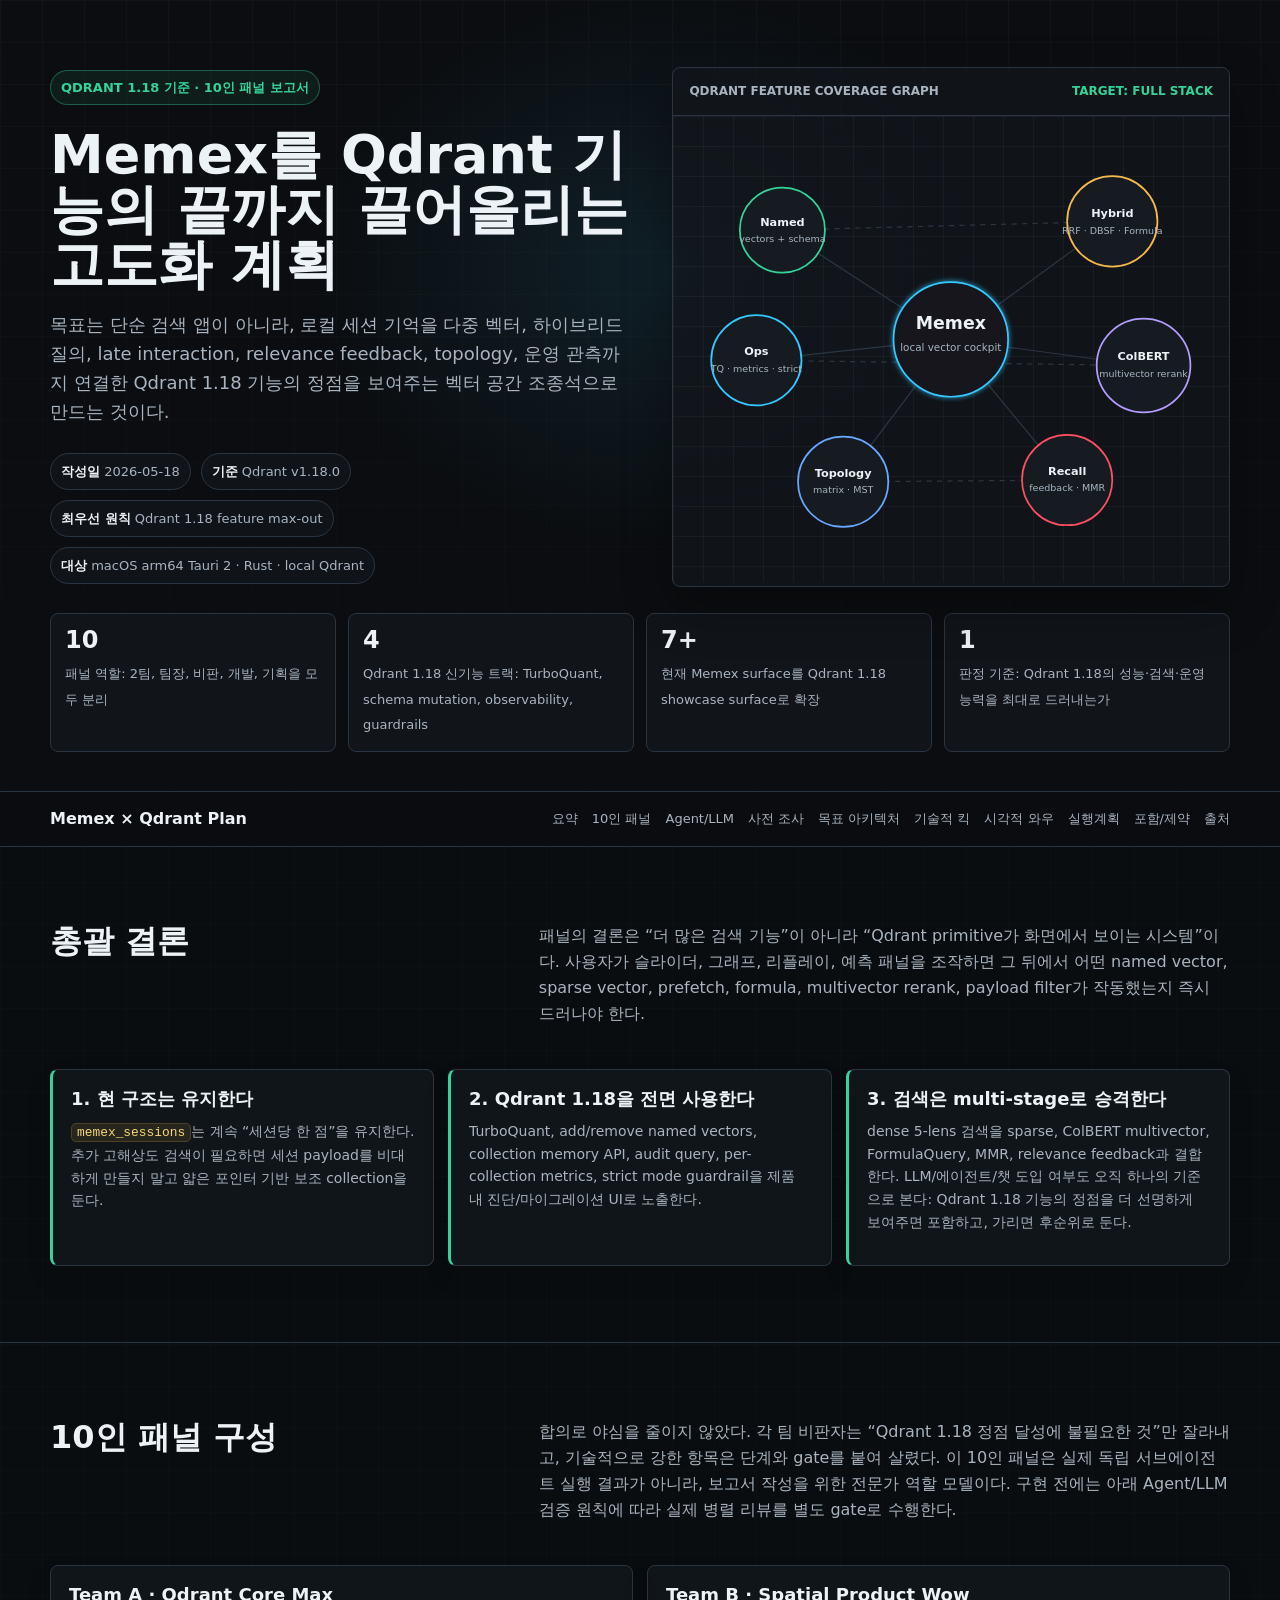
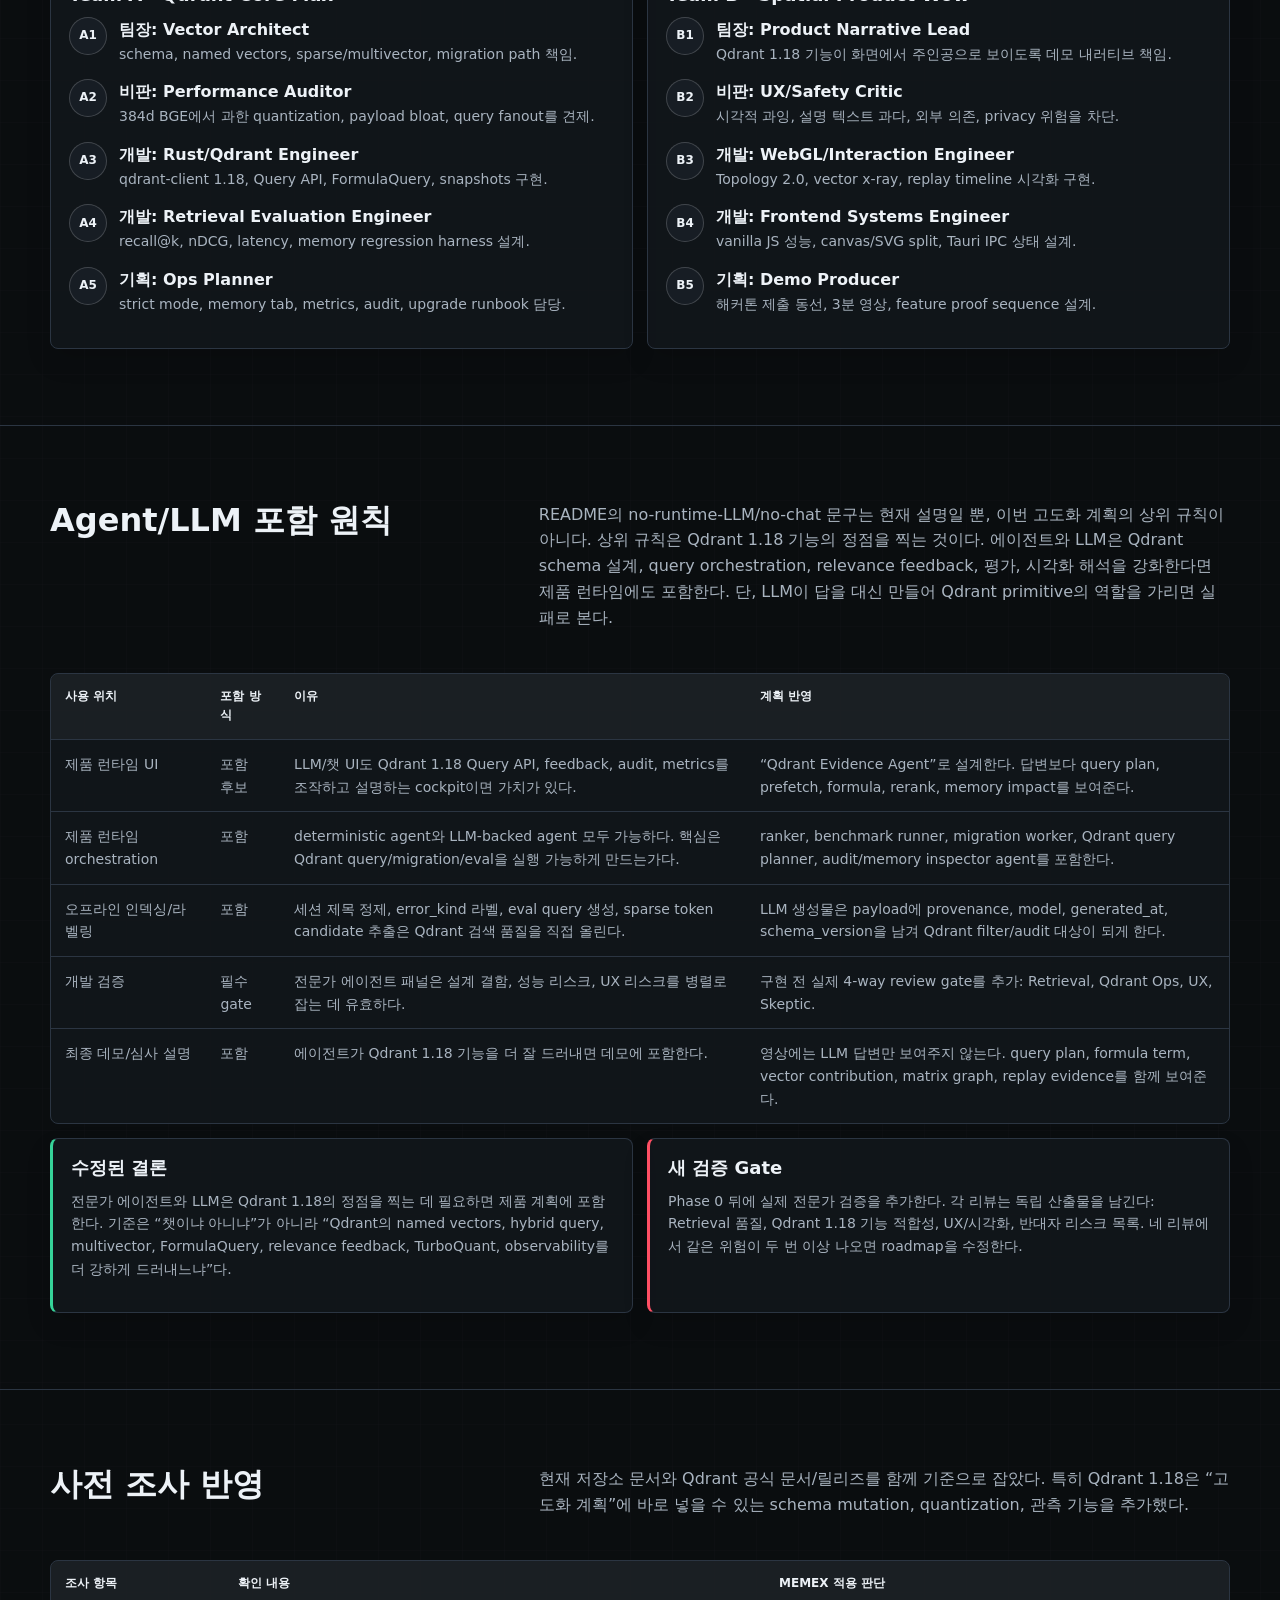
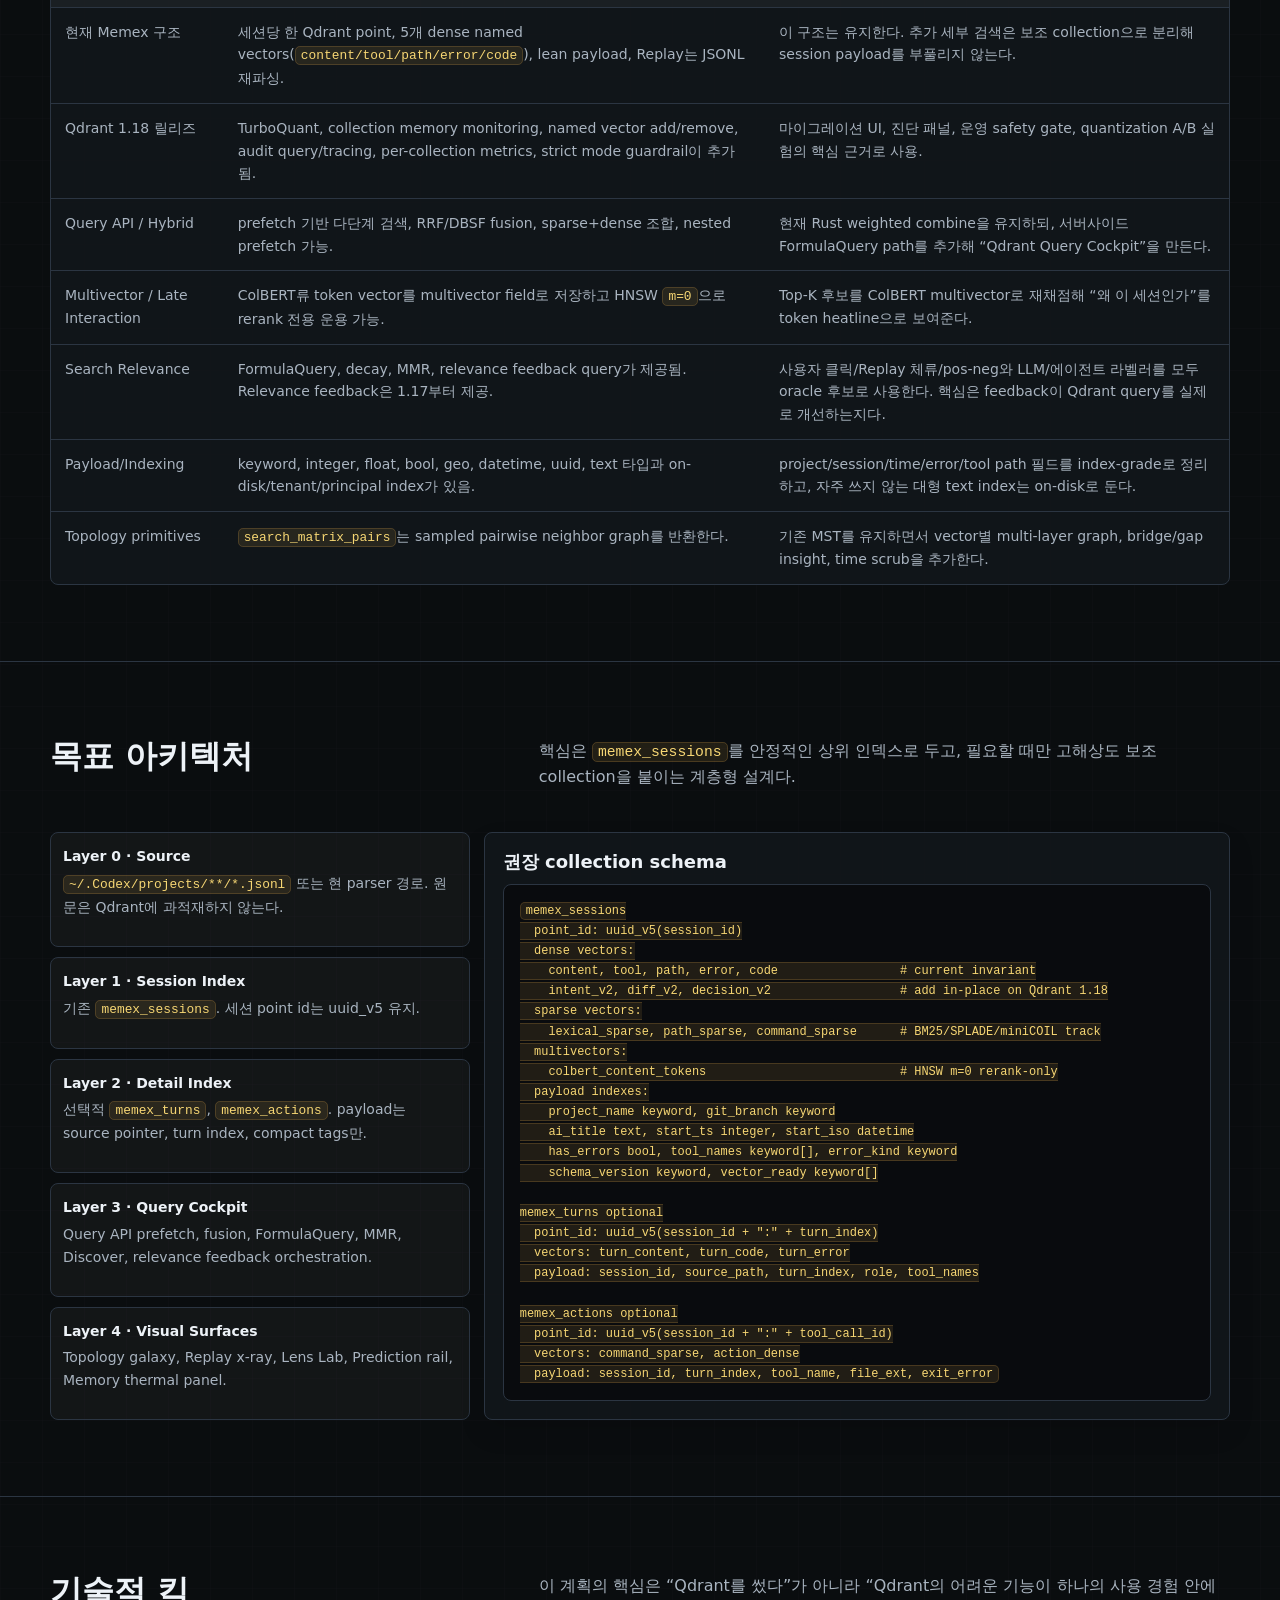
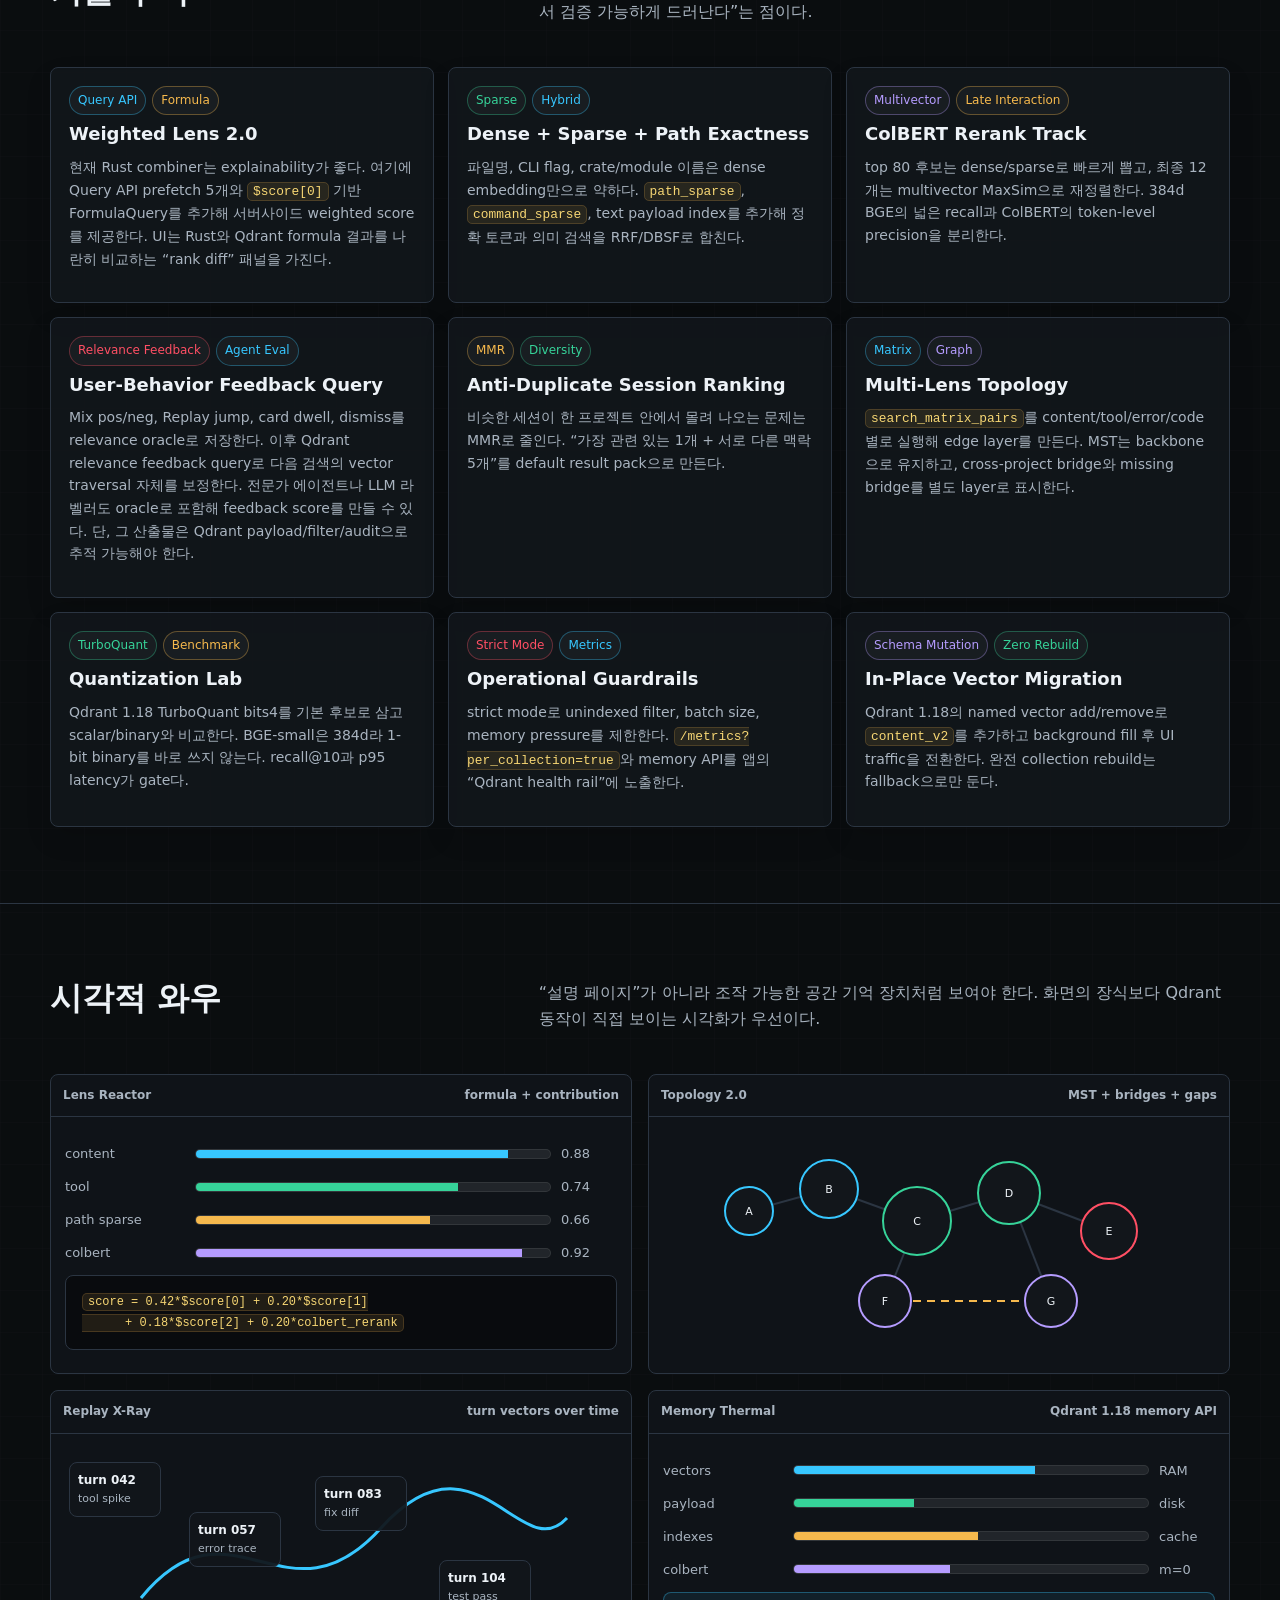
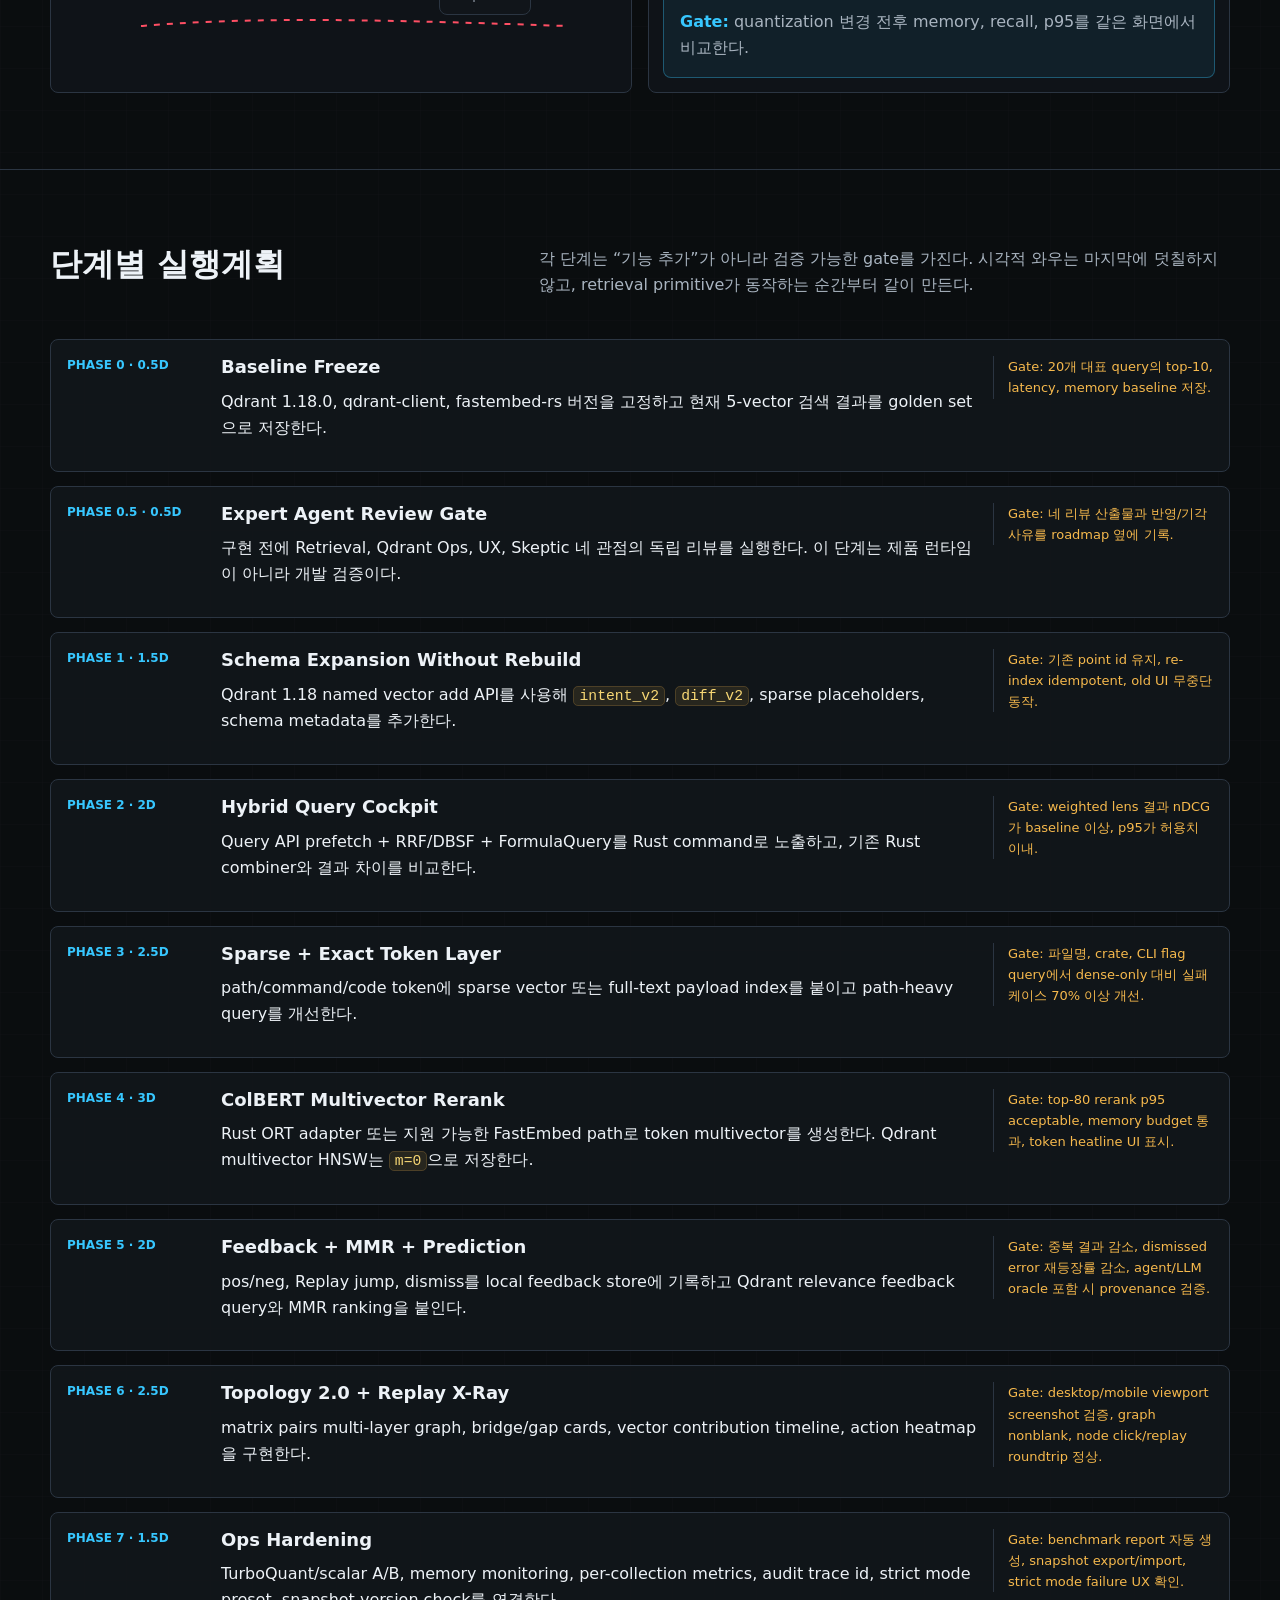
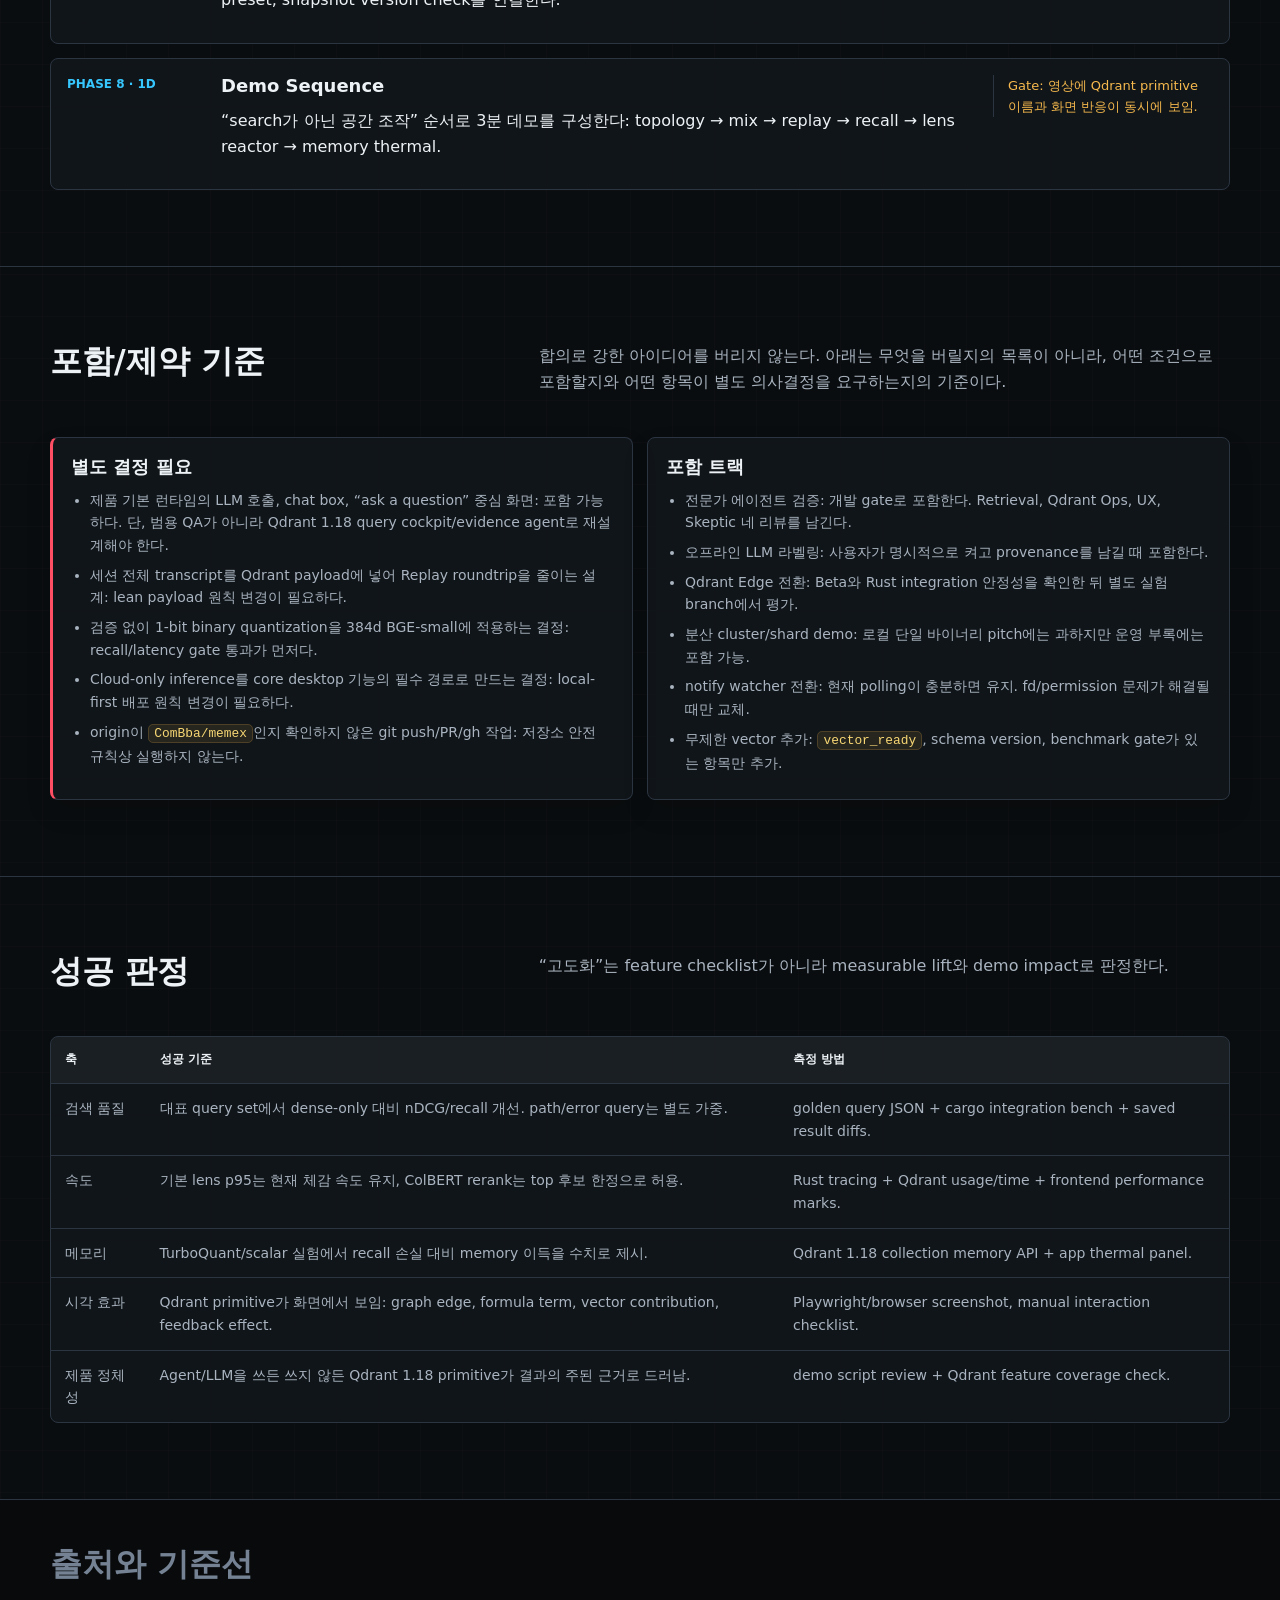
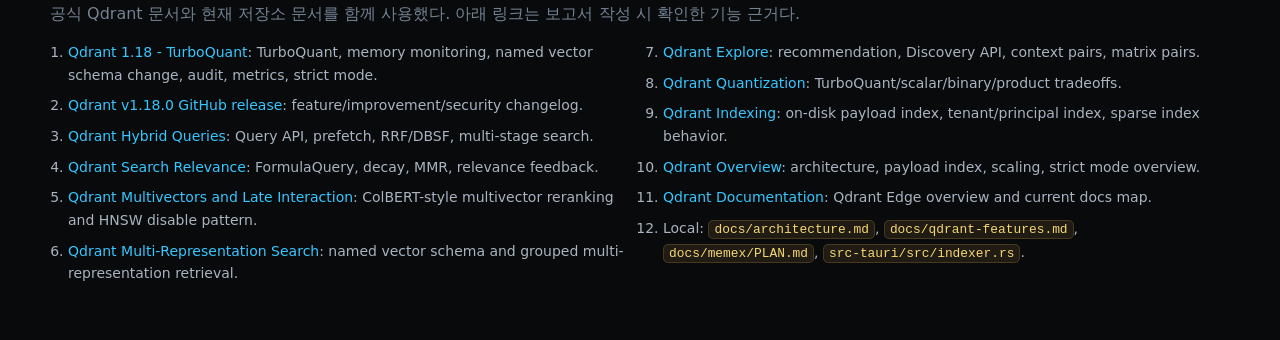
<file: docs/qdrant-ultimate-advancement-plan.html>
<!doctype html>
<html lang="ko">
<head>
  <meta charset="utf-8">
  <meta name="viewport" content="width=device-width, initial-scale=1">
  <title>Memex × Qdrant Ultimate Advancement Plan</title>
  <style>
    :root {
      color-scheme: dark;
      --bg: #0b0d10;
      --panel: #12161b;
      --panel-2: #171d24;
      --ink: #edf2f7;
      --muted: #a9b4c0;
      --soft: #748293;
      --line: #2b3542;
      --red: #ff4f64;
      --green: #36d399;
      --cyan: #37c7ff;
      --amber: #f6b94d;
      --violet: #b59cff;
      --blue: #6aa7ff;
      --radius: 8px;
      --shadow: 0 20px 50px rgba(0, 0, 0, 0.32);
      font-family: Inter, ui-sans-serif, system-ui, -apple-system, BlinkMacSystemFont, "Segoe UI", sans-serif;
    }

    * {
      box-sizing: border-box;
    }

    html {
      scroll-behavior: smooth;
    }

    body {
      margin: 0;
      background:
        linear-gradient(rgba(255,255,255,0.035) 1px, transparent 1px),
        linear-gradient(90deg, rgba(255,255,255,0.035) 1px, transparent 1px),
        var(--bg);
      background-size: 42px 42px;
      color: var(--ink);
      line-height: 1.62;
    }

    a {
      color: var(--cyan);
      text-decoration: none;
    }

    a:hover {
      text-decoration: underline;
    }

    .wrap {
      width: min(1180px, calc(100vw - 40px));
      margin: 0 auto;
    }

    .hero {
      min-height: 88vh;
      display: grid;
      align-items: center;
      padding: 64px 0 36px;
      border-bottom: 1px solid var(--line);
      background:
        radial-gradient(ellipse at 52% 34%, rgba(55, 199, 255, 0.10), transparent 38%),
        linear-gradient(180deg, rgba(11, 13, 16, 0.30), rgba(11, 13, 16, 0.95));
    }

    .hero-grid {
      display: grid;
      grid-template-columns: minmax(0, 1.02fr) minmax(420px, 0.98fr);
      gap: 42px;
      align-items: center;
    }

    .eyebrow {
      display: inline-flex;
      align-items: center;
      gap: 10px;
      color: var(--green);
      font-size: 13px;
      font-weight: 700;
      letter-spacing: 0;
      text-transform: uppercase;
      border: 1px solid rgba(54, 211, 153, 0.36);
      padding: 6px 10px;
      border-radius: 999px;
      background: rgba(54, 211, 153, 0.08);
    }

    h1 {
      margin: 22px 0 18px;
      font-size: 54px;
      line-height: 1.02;
      letter-spacing: 0;
    }

    h2 {
      margin: 0 0 18px;
      font-size: 32px;
      line-height: 1.16;
      letter-spacing: 0;
    }

    h3 {
      margin: 0 0 10px;
      font-size: 18px;
      line-height: 1.25;
      letter-spacing: 0;
    }

    p {
      margin: 0 0 14px;
    }

    .lead {
      color: var(--muted);
      font-size: 18px;
      max-width: 720px;
    }

    .meta-strip {
      display: flex;
      flex-wrap: wrap;
      gap: 10px;
      margin-top: 26px;
    }

    .pill {
      border: 1px solid var(--line);
      background: rgba(18, 22, 27, 0.78);
      border-radius: 999px;
      padding: 7px 10px;
      font-size: 13px;
      color: var(--muted);
    }

    .pill strong {
      color: var(--ink);
      font-weight: 700;
    }

    .hero-board {
      position: relative;
      min-height: 520px;
      border: 1px solid var(--line);
      border-radius: var(--radius);
      background: rgba(18, 22, 27, 0.72);
      box-shadow: var(--shadow);
      overflow: hidden;
    }

    .board-head {
      display: flex;
      align-items: center;
      justify-content: space-between;
      padding: 14px 16px;
      border-bottom: 1px solid var(--line);
      color: var(--muted);
      font-size: 12px;
      text-transform: uppercase;
      font-weight: 700;
      letter-spacing: 0;
    }

    .board-head span:last-child {
      color: var(--green);
    }

    .svg-stage {
      width: 100%;
      height: 466px;
      display: block;
      background:
        linear-gradient(rgba(255,255,255,0.04) 1px, transparent 1px),
        linear-gradient(90deg, rgba(255,255,255,0.04) 1px, transparent 1px);
      background-size: 30px 30px;
    }

    .below-hero {
      margin-top: 26px;
      display: grid;
      grid-template-columns: repeat(4, 1fr);
      gap: 12px;
    }

    .metric {
      border: 1px solid var(--line);
      border-radius: var(--radius);
      background: rgba(18, 22, 27, 0.86);
      padding: 14px;
      min-height: 108px;
    }

    .metric b {
      display: block;
      font-size: 24px;
      line-height: 1;
      margin-bottom: 8px;
      color: var(--ink);
    }

    .metric span {
      color: var(--muted);
      font-size: 13px;
    }

    nav {
      position: sticky;
      top: 0;
      z-index: 20;
      border-bottom: 1px solid var(--line);
      background: rgba(11, 13, 16, 0.92);
      backdrop-filter: blur(14px);
    }

    .nav-inner {
      min-height: 54px;
      display: flex;
      align-items: center;
      justify-content: space-between;
      gap: 16px;
    }

    .brand {
      color: var(--ink);
      font-weight: 800;
      white-space: nowrap;
    }

    .links {
      display: flex;
      gap: 14px;
      overflow-x: auto;
      padding: 10px 0;
    }

    .links a {
      color: var(--muted);
      font-size: 13px;
      white-space: nowrap;
    }

    section {
      padding: 76px 0;
      border-bottom: 1px solid var(--line);
      background: rgba(11, 13, 16, 0.72);
    }

    .section-head {
      display: grid;
      grid-template-columns: 0.8fr 1.2fr;
      gap: 28px;
      align-items: start;
      margin-bottom: 28px;
    }

    .section-head p {
      color: var(--muted);
      font-size: 16px;
    }

    .grid {
      display: grid;
      gap: 14px;
    }

    .grid.cols-2 {
      grid-template-columns: repeat(2, minmax(0, 1fr));
    }

    .grid.cols-3 {
      grid-template-columns: repeat(3, minmax(0, 1fr));
    }

    .grid.cols-4 {
      grid-template-columns: repeat(4, minmax(0, 1fr));
    }

    .card {
      border: 1px solid var(--line);
      border-radius: var(--radius);
      background: rgba(18, 22, 27, 0.88);
      padding: 18px;
      box-shadow: 0 12px 26px rgba(0,0,0,0.12);
    }

    .card p,
    .card li {
      color: var(--muted);
      font-size: 14px;
    }

    .role {
      display: flex;
      gap: 12px;
      align-items: flex-start;
    }

    .avatar {
      flex: 0 0 38px;
      width: 38px;
      height: 38px;
      display: grid;
      place-items: center;
      border-radius: 50%;
      border: 1px solid rgba(255,255,255,0.18);
      background: var(--panel-2);
      color: var(--ink);
      font-size: 12px;
      font-weight: 800;
    }

    .tag {
      display: inline-block;
      margin: 0 6px 8px 0;
      padding: 4px 8px;
      border-radius: 999px;
      border: 1px solid var(--line);
      color: var(--muted);
      font-size: 12px;
      background: rgba(255,255,255,0.035);
    }

    .tag.green { color: var(--green); border-color: rgba(54,211,153,0.34); }
    .tag.cyan { color: var(--cyan); border-color: rgba(55,199,255,0.34); }
    .tag.amber { color: var(--amber); border-color: rgba(246,185,77,0.34); }
    .tag.red { color: var(--red); border-color: rgba(255,79,100,0.34); }
    .tag.violet { color: var(--violet); border-color: rgba(181,156,255,0.34); }

    .decision {
      border-left: 3px solid var(--green);
    }

    .critical {
      border-left: 3px solid var(--red);
    }

    .tech-map {
      display: grid;
      grid-template-columns: minmax(260px, 0.72fr) minmax(0, 1.28fr);
      gap: 14px;
    }

    .stack-list {
      display: grid;
      gap: 10px;
    }

    .stack-item {
      border: 1px solid var(--line);
      background: rgba(255,255,255,0.035);
      border-radius: var(--radius);
      padding: 12px;
      color: var(--muted);
      font-size: 14px;
    }

    .stack-item strong {
      display: block;
      color: var(--ink);
      margin-bottom: 4px;
    }

    .matrix {
      overflow-x: auto;
      border: 1px solid var(--line);
      border-radius: var(--radius);
      background: rgba(18, 22, 27, 0.88);
    }

    table {
      width: 100%;
      border-collapse: collapse;
      min-width: 780px;
    }

    th,
    td {
      padding: 13px 14px;
      text-align: left;
      border-bottom: 1px solid var(--line);
      vertical-align: top;
      font-size: 14px;
    }

    th {
      color: var(--ink);
      background: rgba(255,255,255,0.045);
      font-size: 12px;
      text-transform: uppercase;
      letter-spacing: 0;
    }

    td {
      color: var(--muted);
    }

    tr:last-child td {
      border-bottom: 0;
    }

    code {
      color: #f7d774;
      background: rgba(246,185,77,0.10);
      border: 1px solid rgba(246,185,77,0.18);
      border-radius: 5px;
      padding: 1px 5px;
      font-family: "SFMono-Regular", ui-monospace, Menlo, Consolas, monospace;
      font-size: 0.92em;
    }

    pre {
      margin: 0;
      overflow-x: auto;
      border: 1px solid var(--line);
      border-radius: var(--radius);
      padding: 16px;
      background: #090b0e;
      color: #d8dee9;
      font-size: 13px;
      line-height: 1.55;
    }

    .roadmap {
      display: grid;
      gap: 14px;
    }

    .phase {
      display: grid;
      grid-template-columns: 140px minmax(0, 1fr) 220px;
      gap: 14px;
      align-items: start;
      border: 1px solid var(--line);
      border-radius: var(--radius);
      padding: 16px;
      background: rgba(18, 22, 27, 0.88);
    }

    .phase .num {
      color: var(--cyan);
      font-weight: 800;
      text-transform: uppercase;
      font-size: 12px;
    }

    .phase .gate {
      color: var(--amber);
      font-size: 13px;
      border-left: 1px solid var(--line);
      padding-left: 14px;
    }

    .wow-grid {
      display: grid;
      grid-template-columns: repeat(2, minmax(0, 1fr));
      gap: 16px;
    }

    .screen {
      min-height: 280px;
      border: 1px solid var(--line);
      border-radius: var(--radius);
      background: #0f1318;
      overflow: hidden;
    }

    .screen-title {
      display: flex;
      justify-content: space-between;
      padding: 11px 12px;
      border-bottom: 1px solid var(--line);
      color: var(--muted);
      font-size: 12px;
      font-weight: 700;
    }

    .screen-body {
      padding: 14px;
      min-height: 228px;
      position: relative;
    }

    .lane {
      display: grid;
      grid-template-columns: 120px 1fr 56px;
      gap: 10px;
      align-items: center;
      margin: 12px 0;
      font-size: 13px;
      color: var(--muted);
    }

    .bar {
      height: 10px;
      border-radius: 999px;
      background: rgba(255,255,255,0.08);
      overflow: hidden;
      border: 1px solid rgba(255,255,255,0.08);
    }

    .fill {
      height: 100%;
      background: var(--cyan);
    }

    .node {
      position: absolute;
      width: 92px;
      min-height: 46px;
      border: 1px solid var(--line);
      border-radius: var(--radius);
      padding: 8px;
      background: rgba(18, 22, 27, 0.94);
      font-size: 11px;
      color: var(--muted);
    }

    .node b {
      color: var(--ink);
      display: block;
      font-size: 12px;
    }

    .footer {
      padding: 46px 0 64px;
      color: var(--soft);
      background: #080a0c;
    }

    .source-list {
      columns: 2;
      column-gap: 28px;
      margin: 0;
      padding-left: 18px;
    }

    .source-list li {
      break-inside: avoid;
      margin: 0 0 8px;
      color: var(--muted);
      font-size: 14px;
    }

    .callout {
      border: 1px solid rgba(55,199,255,0.34);
      background: rgba(55,199,255,0.075);
      border-radius: var(--radius);
      padding: 16px;
      color: var(--muted);
    }

    .callout strong {
      color: var(--cyan);
    }

    ul {
      margin: 8px 0 0;
      padding-left: 19px;
    }

    li {
      margin-bottom: 7px;
    }

    @media (max-width: 960px) {
      .hero-grid,
      .section-head,
      .tech-map,
      .grid.cols-2,
      .grid.cols-3,
      .grid.cols-4,
      .wow-grid {
        grid-template-columns: 1fr;
      }

      h1 {
        font-size: 42px;
      }

      .hero-board {
        min-height: 430px;
      }

      .svg-stage {
        height: 376px;
      }

      .below-hero {
        grid-template-columns: repeat(2, 1fr);
      }

      .phase {
        grid-template-columns: 1fr;
      }

      .phase .gate {
        border-left: 0;
        border-top: 1px solid var(--line);
        padding-left: 0;
        padding-top: 12px;
      }

      .source-list {
        columns: 1;
      }
    }

    @media (max-width: 560px) {
      .wrap {
        width: min(100vw - 24px, 1180px);
      }

      h1 {
        font-size: 34px;
      }

      h2 {
        font-size: 26px;
      }

      .hero {
        min-height: auto;
        padding: 42px 0 24px;
      }

      .hero-grid {
        gap: 24px;
      }

      .below-hero {
        grid-template-columns: 1fr;
      }

      .hero-board {
        min-height: 360px;
      }

      .svg-stage {
        height: 306px;
      }
    }
  </style>
</head>
<body>
  <header class="hero">
    <div class="wrap">
      <div class="hero-grid">
        <div>
          <div class="eyebrow">Qdrant 1.18 기준 · 10인 패널 보고서</div>
          <h1>Memex를 Qdrant 기능의 끝까지 끌어올리는 고도화 계획</h1>
          <p class="lead">
            목표는 단순 검색 앱이 아니라, 로컬 세션 기억을 다중 벡터, 하이브리드 질의,
            late interaction, relevance feedback, topology, 운영 관측까지 연결한
            Qdrant 1.18 기능의 정점을 보여주는 벡터 공간 조종석으로 만드는 것이다.
          </p>
          <div class="meta-strip">
            <span class="pill"><strong>작성일</strong> 2026-05-18</span>
            <span class="pill"><strong>기준</strong> Qdrant v1.18.0</span>
            <span class="pill"><strong>최우선 원칙</strong> Qdrant 1.18 feature max-out</span>
            <span class="pill"><strong>대상</strong> macOS arm64 Tauri 2 · Rust · local Qdrant</span>
          </div>
        </div>

        <div class="hero-board" aria-label="Memex Qdrant feature graph">
          <div class="board-head">
            <span>Qdrant Feature Coverage Graph</span>
            <span>target: full stack</span>
          </div>
          <svg class="svg-stage" viewBox="0 0 640 466" role="img" aria-label="Qdrant advanced feature topology">
            <defs>
              <filter id="glow" x="-30%" y="-30%" width="160%" height="160%">
                <feGaussianBlur stdDeviation="3" result="blur"/>
                <feMerge>
                  <feMergeNode in="blur"/>
                  <feMergeNode in="SourceGraphic"/>
                </feMerge>
              </filter>
            </defs>
            <g stroke="#2d3845" stroke-width="1.4" opacity="0.95">
              <line x1="320" y1="222" x2="126" y2="96"/>
              <line x1="320" y1="222" x2="506" y2="86"/>
              <line x1="320" y1="222" x2="542" y2="252"/>
              <line x1="320" y1="222" x2="454" y2="384"/>
              <line x1="320" y1="222" x2="196" y2="386"/>
              <line x1="320" y1="222" x2="96" y2="246"/>
              <line x1="126" y1="96" x2="506" y2="86" stroke-dasharray="6 6"/>
              <line x1="96" y1="246" x2="542" y2="252" stroke-dasharray="6 6"/>
              <line x1="196" y1="386" x2="454" y2="384" stroke-dasharray="6 6"/>
            </g>
            <g filter="url(#glow)">
              <circle cx="320" cy="222" r="66" fill="#12161b" stroke="#37c7ff" stroke-width="2"/>
              <text x="320" y="210" text-anchor="middle" fill="#edf2f7" font-size="20" font-weight="800">Memex</text>
              <text x="320" y="235" text-anchor="middle" fill="#a9b4c0" font-size="12">local vector cockpit</text>
            </g>
            <g>
              <circle cx="126" cy="96" r="49" fill="#151b21" stroke="#36d399" stroke-width="2"/>
              <text x="126" y="91" text-anchor="middle" fill="#edf2f7" font-size="13" font-weight="800">Named</text>
              <text x="126" y="110" text-anchor="middle" fill="#a9b4c0" font-size="11">vectors + schema</text>

              <circle cx="506" cy="86" r="52" fill="#151b21" stroke="#f6b94d" stroke-width="2"/>
              <text x="506" y="81" text-anchor="middle" fill="#edf2f7" font-size="13" font-weight="800">Hybrid</text>
              <text x="506" y="100" text-anchor="middle" fill="#a9b4c0" font-size="11">RRF · DBSF · Formula</text>

              <circle cx="542" cy="252" r="54" fill="#151b21" stroke="#b59cff" stroke-width="2"/>
              <text x="542" y="246" text-anchor="middle" fill="#edf2f7" font-size="13" font-weight="800">ColBERT</text>
              <text x="542" y="265" text-anchor="middle" fill="#a9b4c0" font-size="11">multivector rerank</text>

              <circle cx="454" cy="384" r="52" fill="#151b21" stroke="#ff4f64" stroke-width="2"/>
              <text x="454" y="378" text-anchor="middle" fill="#edf2f7" font-size="13" font-weight="800">Recall</text>
              <text x="454" y="397" text-anchor="middle" fill="#a9b4c0" font-size="11">feedback · MMR</text>

              <circle cx="196" cy="386" r="52" fill="#151b21" stroke="#6aa7ff" stroke-width="2"/>
              <text x="196" y="380" text-anchor="middle" fill="#edf2f7" font-size="13" font-weight="800">Topology</text>
              <text x="196" y="399" text-anchor="middle" fill="#a9b4c0" font-size="11">matrix · MST</text>

              <circle cx="96" cy="246" r="52" fill="#151b21" stroke="#37c7ff" stroke-width="2"/>
              <text x="96" y="240" text-anchor="middle" fill="#edf2f7" font-size="13" font-weight="800">Ops</text>
              <text x="96" y="259" text-anchor="middle" fill="#a9b4c0" font-size="11">TQ · metrics · strict</text>
            </g>
          </svg>
        </div>
      </div>

      <div class="below-hero">
        <div class="metric"><b>10</b><span>패널 역할: 2팀, 팀장, 비판, 개발, 기획을 모두 분리</span></div>
        <div class="metric"><b>4</b><span>Qdrant 1.18 신기능 트랙: TurboQuant, schema mutation, observability, guardrails</span></div>
        <div class="metric"><b>7+</b><span>현재 Memex surface를 Qdrant 1.18 showcase surface로 확장</span></div>
        <div class="metric"><b>1</b><span>판정 기준: Qdrant 1.18의 성능·검색·운영 능력을 최대로 드러내는가</span></div>
      </div>
    </div>
  </header>

  <nav>
    <div class="wrap nav-inner">
      <div class="brand">Memex × Qdrant Plan</div>
      <div class="links">
        <a href="#summary">요약</a>
        <a href="#panel">10인 패널</a>
        <a href="#agent-llm">Agent/LLM</a>
        <a href="#research">사전 조사</a>
        <a href="#architecture">목표 아키텍처</a>
        <a href="#technical">기술적 킥</a>
        <a href="#visual">시각적 와우</a>
        <a href="#roadmap">실행계획</a>
        <a href="#inclusion-rules">포함/제약</a>
        <a href="#sources">출처</a>
      </div>
    </div>
  </nav>

  <main>
    <section id="summary">
      <div class="wrap">
        <div class="section-head">
          <h2>총괄 결론</h2>
          <p>
            패널의 결론은 “더 많은 검색 기능”이 아니라 “Qdrant primitive가 화면에서 보이는
            시스템”이다. 사용자가 슬라이더, 그래프, 리플레이, 예측 패널을 조작하면 그 뒤에서
            어떤 named vector, sparse vector, prefetch, formula, multivector rerank, payload
            filter가 작동했는지 즉시 드러나야 한다.
          </p>
        </div>
        <div class="grid cols-3">
          <div class="card decision">
            <h3>1. 현 구조는 유지한다</h3>
            <p>
              <code>memex_sessions</code>는 계속 “세션당 한 점”을 유지한다.
              추가 고해상도 검색이 필요하면 세션 payload를 비대하게 만들지 말고
              얇은 포인터 기반 보조 collection을 둔다.
            </p>
          </div>
          <div class="card decision">
            <h3>2. Qdrant 1.18을 전면 사용한다</h3>
            <p>
              TurboQuant, add/remove named vectors, collection memory API, audit query,
              per-collection metrics, strict mode guardrail을 제품 내 진단/마이그레이션 UI로 노출한다.
            </p>
          </div>
          <div class="card decision">
            <h3>3. 검색은 multi-stage로 승격한다</h3>
            <p>
              dense 5-lens 검색을 sparse, ColBERT multivector, FormulaQuery, MMR,
              relevance feedback과 결합한다. LLM/에이전트/챗 도입 여부도 오직 하나의 기준으로 본다:
              Qdrant 1.18 기능의 정점을 더 선명하게 보여주면 포함하고, 가리면 후순위로 둔다.
            </p>
          </div>
        </div>
      </div>
    </section>

    <section id="panel">
      <div class="wrap">
        <div class="section-head">
          <h2>10인 패널 구성</h2>
          <p>
            합의로 야심을 줄이지 않았다. 각 팀 비판자는 “Qdrant 1.18 정점 달성에 불필요한 것”만
            잘라내고, 기술적으로 강한 항목은 단계와 gate를 붙여 살렸다. 이 10인 패널은
            실제 독립 서브에이전트 실행 결과가 아니라, 보고서 작성을 위한 전문가 역할 모델이다.
            구현 전에는 아래 Agent/LLM 검증 원칙에 따라 실제 병렬 리뷰를 별도 gate로 수행한다.
          </p>
        </div>
        <div class="grid cols-2">
          <div class="card">
            <h3>Team A · Qdrant Core Max</h3>
            <div class="role"><div class="avatar">A1</div><div><strong>팀장: Vector Architect</strong><p>schema, named vectors, sparse/multivector, migration path 책임.</p></div></div>
            <div class="role"><div class="avatar">A2</div><div><strong>비판: Performance Auditor</strong><p>384d BGE에서 과한 quantization, payload bloat, query fanout를 견제.</p></div></div>
            <div class="role"><div class="avatar">A3</div><div><strong>개발: Rust/Qdrant Engineer</strong><p>qdrant-client 1.18, Query API, FormulaQuery, snapshots 구현.</p></div></div>
            <div class="role"><div class="avatar">A4</div><div><strong>개발: Retrieval Evaluation Engineer</strong><p>recall@k, nDCG, latency, memory regression harness 설계.</p></div></div>
            <div class="role"><div class="avatar">A5</div><div><strong>기획: Ops Planner</strong><p>strict mode, memory tab, metrics, audit, upgrade runbook 담당.</p></div></div>
          </div>
          <div class="card">
            <h3>Team B · Spatial Product Wow</h3>
            <div class="role"><div class="avatar">B1</div><div><strong>팀장: Product Narrative Lead</strong><p>Qdrant 1.18 기능이 화면에서 주인공으로 보이도록 데모 내러티브 책임.</p></div></div>
            <div class="role"><div class="avatar">B2</div><div><strong>비판: UX/Safety Critic</strong><p>시각적 과잉, 설명 텍스트 과다, 외부 의존, privacy 위험을 차단.</p></div></div>
            <div class="role"><div class="avatar">B3</div><div><strong>개발: WebGL/Interaction Engineer</strong><p>Topology 2.0, vector x-ray, replay timeline 시각화 구현.</p></div></div>
            <div class="role"><div class="avatar">B4</div><div><strong>개발: Frontend Systems Engineer</strong><p>vanilla JS 성능, canvas/SVG split, Tauri IPC 상태 설계.</p></div></div>
            <div class="role"><div class="avatar">B5</div><div><strong>기획: Demo Producer</strong><p>해커톤 제출 동선, 3분 영상, feature proof sequence 설계.</p></div></div>
          </div>
        </div>
      </div>
    </section>

    <section id="agent-llm">
      <div class="wrap">
        <div class="section-head">
          <h2>Agent/LLM 포함 원칙</h2>
          <p>
            README의 no-runtime-LLM/no-chat 문구는 현재 설명일 뿐, 이번 고도화 계획의 상위 규칙이 아니다.
            상위 규칙은 Qdrant 1.18 기능의 정점을 찍는 것이다. 에이전트와 LLM은 Qdrant schema 설계,
            query orchestration, relevance feedback, 평가, 시각화 해석을 강화한다면 제품 런타임에도
            포함한다. 단, LLM이 답을 대신 만들어 Qdrant primitive의 역할을 가리면 실패로 본다.
          </p>
        </div>

        <div class="matrix">
          <table>
            <thead>
              <tr>
                <th>사용 위치</th>
                <th>포함 방식</th>
                <th>이유</th>
                <th>계획 반영</th>
              </tr>
            </thead>
            <tbody>
              <tr>
                <td>제품 런타임 UI</td>
                <td>포함 후보</td>
                <td>LLM/챗 UI도 Qdrant 1.18 Query API, feedback, audit, metrics를 조작하고 설명하는 cockpit이면 가치가 있다.</td>
                <td>“Qdrant Evidence Agent”로 설계한다. 답변보다 query plan, prefetch, formula, rerank, memory impact를 보여준다.</td>
              </tr>
              <tr>
                <td>제품 런타임 orchestration</td>
                <td>포함</td>
                <td>deterministic agent와 LLM-backed agent 모두 가능하다. 핵심은 Qdrant query/migration/eval을 실행 가능하게 만드는가다.</td>
                <td>ranker, benchmark runner, migration worker, Qdrant query planner, audit/memory inspector agent를 포함한다.</td>
              </tr>
              <tr>
                <td>오프라인 인덱싱/라벨링</td>
                <td>포함</td>
                <td>세션 제목 정제, error_kind 라벨, eval query 생성, sparse token candidate 추출은 Qdrant 검색 품질을 직접 올린다.</td>
                <td>LLM 생성물은 payload에 provenance, model, generated_at, schema_version을 남겨 Qdrant filter/audit 대상이 되게 한다.</td>
              </tr>
              <tr>
                <td>개발 검증</td>
                <td>필수 gate</td>
                <td>전문가 에이전트 패널은 설계 결함, 성능 리스크, UX 리스크를 병렬로 잡는 데 유효하다.</td>
                <td>구현 전 실제 4-way review gate를 추가: Retrieval, Qdrant Ops, UX, Skeptic.</td>
              </tr>
              <tr>
                <td>최종 데모/심사 설명</td>
                <td>포함</td>
                <td>에이전트가 Qdrant 1.18 기능을 더 잘 드러내면 데모에 포함한다.</td>
                <td>영상에는 LLM 답변만 보여주지 않는다. query plan, formula term, vector contribution, matrix graph, replay evidence를 함께 보여준다.</td>
              </tr>
            </tbody>
          </table>
        </div>

        <div class="grid cols-2" style="margin-top: 14px;">
          <div class="card decision">
            <h3>수정된 결론</h3>
            <p>
              전문가 에이전트와 LLM은 Qdrant 1.18의 정점을 찍는 데 필요하면 제품 계획에 포함한다.
              기준은 “챗이냐 아니냐”가 아니라 “Qdrant의 named vectors, hybrid query, multivector,
              FormulaQuery, relevance feedback, TurboQuant, observability를 더 강하게 드러내느냐”다.
            </p>
          </div>
          <div class="card critical">
            <h3>새 검증 Gate</h3>
            <p>
              Phase 0 뒤에 실제 전문가 검증을 추가한다. 각 리뷰는 독립 산출물을 남긴다:
              Retrieval 품질, Qdrant 1.18 기능 적합성, UX/시각화, 반대자 리스크 목록.
              네 리뷰에서 같은 위험이 두 번 이상 나오면 roadmap을 수정한다.
            </p>
          </div>
        </div>
      </div>
    </section>

    <section id="research">
      <div class="wrap">
        <div class="section-head">
          <h2>사전 조사 반영</h2>
          <p>
            현재 저장소 문서와 Qdrant 공식 문서/릴리즈를 함께 기준으로 잡았다. 특히 Qdrant 1.18은
            “고도화 계획”에 바로 넣을 수 있는 schema mutation, quantization, 관측 기능을 추가했다.
          </p>
        </div>

        <div class="matrix">
          <table>
            <thead>
              <tr>
                <th>조사 항목</th>
                <th>확인 내용</th>
                <th>Memex 적용 판단</th>
              </tr>
            </thead>
            <tbody>
              <tr>
                <td>현재 Memex 구조</td>
                <td>세션당 한 Qdrant point, 5개 dense named vectors(<code>content/tool/path/error/code</code>), lean payload, Replay는 JSONL 재파싱.</td>
                <td>이 구조는 유지한다. 추가 세부 검색은 보조 collection으로 분리해 session payload를 부풀리지 않는다.</td>
              </tr>
              <tr>
                <td>Qdrant 1.18 릴리즈</td>
                <td>TurboQuant, collection memory monitoring, named vector add/remove, audit query/tracing, per-collection metrics, strict mode guardrail이 추가됨.</td>
                <td>마이그레이션 UI, 진단 패널, 운영 safety gate, quantization A/B 실험의 핵심 근거로 사용.</td>
              </tr>
              <tr>
                <td>Query API / Hybrid</td>
                <td>prefetch 기반 다단계 검색, RRF/DBSF fusion, sparse+dense 조합, nested prefetch 가능.</td>
                <td>현재 Rust weighted combine을 유지하되, 서버사이드 FormulaQuery path를 추가해 “Qdrant Query Cockpit”을 만든다.</td>
              </tr>
              <tr>
                <td>Multivector / Late Interaction</td>
                <td>ColBERT류 token vector를 multivector field로 저장하고 HNSW <code>m=0</code>으로 rerank 전용 운용 가능.</td>
                <td>Top-K 후보를 ColBERT multivector로 재채점해 “왜 이 세션인가”를 token heatline으로 보여준다.</td>
              </tr>
              <tr>
                <td>Search Relevance</td>
                <td>FormulaQuery, decay, MMR, relevance feedback query가 제공됨. Relevance feedback은 1.17부터 제공.</td>
                <td>사용자 클릭/Replay 체류/pos-neg와 LLM/에이전트 라벨러를 모두 oracle 후보로 사용한다. 핵심은 feedback이 Qdrant query를 실제로 개선하는지다.</td>
              </tr>
              <tr>
                <td>Payload/Indexing</td>
                <td>keyword, integer, float, bool, geo, datetime, uuid, text 타입과 on-disk/tenant/principal index가 있음.</td>
                <td>project/session/time/error/tool path 필드를 index-grade로 정리하고, 자주 쓰지 않는 대형 text index는 on-disk로 둔다.</td>
              </tr>
              <tr>
                <td>Topology primitives</td>
                <td><code>search_matrix_pairs</code>는 sampled pairwise neighbor graph를 반환한다.</td>
                <td>기존 MST를 유지하면서 vector별 multi-layer graph, bridge/gap insight, time scrub을 추가한다.</td>
              </tr>
            </tbody>
          </table>
        </div>
      </div>
    </section>

    <section id="architecture">
      <div class="wrap">
        <div class="section-head">
          <h2>목표 아키텍처</h2>
          <p>
            핵심은 <code>memex_sessions</code>를 안정적인 상위 인덱스로 두고,
            필요할 때만 고해상도 보조 collection을 붙이는 계층형 설계다.
          </p>
        </div>

        <div class="tech-map">
          <div class="stack-list">
            <div class="stack-item"><strong>Layer 0 · Source</strong> <code>~/.Codex/projects/**/*.jsonl</code> 또는 현 parser 경로. 원문은 Qdrant에 과적재하지 않는다.</div>
            <div class="stack-item"><strong>Layer 1 · Session Index</strong> 기존 <code>memex_sessions</code>. 세션 point id는 uuid_v5 유지.</div>
            <div class="stack-item"><strong>Layer 2 · Detail Index</strong> 선택적 <code>memex_turns</code>, <code>memex_actions</code>. payload는 source pointer, turn index, compact tags만.</div>
            <div class="stack-item"><strong>Layer 3 · Query Cockpit</strong> Query API prefetch, fusion, FormulaQuery, MMR, Discover, relevance feedback orchestration.</div>
            <div class="stack-item"><strong>Layer 4 · Visual Surfaces</strong> Topology galaxy, Replay x-ray, Lens Lab, Prediction rail, Memory thermal panel.</div>
          </div>

          <div class="card">
            <h3>권장 collection schema</h3>
            <pre><code>memex_sessions
  point_id: uuid_v5(session_id)
  dense vectors:
    content, tool, path, error, code                 # current invariant
    intent_v2, diff_v2, decision_v2                  # add in-place on Qdrant 1.18
  sparse vectors:
    lexical_sparse, path_sparse, command_sparse      # BM25/SPLADE/miniCOIL track
  multivectors:
    colbert_content_tokens                           # HNSW m=0 rerank-only
  payload indexes:
    project_name keyword, git_branch keyword
    ai_title text, start_ts integer, start_iso datetime
    has_errors bool, tool_names keyword[], error_kind keyword
    schema_version keyword, vector_ready keyword[]

memex_turns optional
  point_id: uuid_v5(session_id + ":" + turn_index)
  vectors: turn_content, turn_code, turn_error
  payload: session_id, source_path, turn_index, role, tool_names

memex_actions optional
  point_id: uuid_v5(session_id + ":" + tool_call_id)
  vectors: command_sparse, action_dense
  payload: session_id, turn_index, tool_name, file_ext, exit_error</code></pre>
          </div>
        </div>
      </div>
    </section>

    <section id="technical">
      <div class="wrap">
        <div class="section-head">
          <h2>기술적 킥</h2>
          <p>
            이 계획의 핵심은 “Qdrant를 썼다”가 아니라 “Qdrant의 어려운 기능이 하나의
            사용 경험 안에서 검증 가능하게 드러난다”는 점이다.
          </p>
        </div>

        <div class="grid cols-3">
          <div class="card">
            <span class="tag cyan">Query API</span><span class="tag amber">Formula</span>
            <h3>Weighted Lens 2.0</h3>
            <p>
              현재 Rust combiner는 explainability가 좋다. 여기에 Query API prefetch 5개와
              <code>$score[0]</code> 기반 FormulaQuery를 추가해 서버사이드 weighted score를 제공한다.
              UI는 Rust와 Qdrant formula 결과를 나란히 비교하는 “rank diff” 패널을 가진다.
            </p>
          </div>

          <div class="card">
            <span class="tag green">Sparse</span><span class="tag cyan">Hybrid</span>
            <h3>Dense + Sparse + Path Exactness</h3>
            <p>
              파일명, CLI flag, crate/module 이름은 dense embedding만으로 약하다.
              <code>path_sparse</code>, <code>command_sparse</code>, text payload index를 추가해
              정확 토큰과 의미 검색을 RRF/DBSF로 합친다.
            </p>
          </div>

          <div class="card">
            <span class="tag violet">Multivector</span><span class="tag amber">Late Interaction</span>
            <h3>ColBERT Rerank Track</h3>
            <p>
              top 80 후보는 dense/sparse로 빠르게 뽑고, 최종 12개는 multivector MaxSim으로 재정렬한다.
              384d BGE의 넓은 recall과 ColBERT의 token-level precision을 분리한다.
            </p>
          </div>

          <div class="card">
            <span class="tag red">Relevance Feedback</span><span class="tag cyan">Agent Eval</span>
            <h3>User-Behavior Feedback Query</h3>
            <p>
              Mix pos/neg, Replay jump, card dwell, dismiss를 relevance oracle로 저장한다.
              이후 Qdrant relevance feedback query로 다음 검색의 vector traversal 자체를 보정한다.
              전문가 에이전트나 LLM 라벨러도 oracle로 포함해 feedback score를 만들 수 있다.
              단, 그 산출물은 Qdrant payload/filter/audit으로 추적 가능해야 한다.
            </p>
          </div>

          <div class="card">
            <span class="tag amber">MMR</span><span class="tag green">Diversity</span>
            <h3>Anti-Duplicate Session Ranking</h3>
            <p>
              비슷한 세션이 한 프로젝트 안에서 몰려 나오는 문제는 MMR로 줄인다.
              “가장 관련 있는 1개 + 서로 다른 맥락 5개”를 default result pack으로 만든다.
            </p>
          </div>

          <div class="card">
            <span class="tag cyan">Matrix</span><span class="tag violet">Graph</span>
            <h3>Multi-Lens Topology</h3>
            <p>
              <code>search_matrix_pairs</code>를 content/tool/error/code별로 실행해 edge layer를 만든다.
              MST는 backbone으로 유지하고, cross-project bridge와 missing bridge를 별도 layer로 표시한다.
            </p>
          </div>

          <div class="card">
            <span class="tag green">TurboQuant</span><span class="tag amber">Benchmark</span>
            <h3>Quantization Lab</h3>
            <p>
              Qdrant 1.18 TurboQuant bits4를 기본 후보로 삼고 scalar/binary와 비교한다.
              BGE-small은 384d라 1-bit binary를 바로 쓰지 않는다. recall@10과 p95 latency가 gate다.
            </p>
          </div>

          <div class="card">
            <span class="tag red">Strict Mode</span><span class="tag cyan">Metrics</span>
            <h3>Operational Guardrails</h3>
            <p>
              strict mode로 unindexed filter, batch size, memory pressure를 제한한다.
              <code>/metrics?per_collection=true</code>와 memory API를 앱의 “Qdrant health rail”에 노출한다.
            </p>
          </div>

          <div class="card">
            <span class="tag violet">Schema Mutation</span><span class="tag green">Zero Rebuild</span>
            <h3>In-Place Vector Migration</h3>
            <p>
              Qdrant 1.18의 named vector add/remove로 <code>content_v2</code>를 추가하고
              background fill 후 UI traffic을 전환한다. 완전 collection rebuild는 fallback으로만 둔다.
            </p>
          </div>
        </div>
      </div>
    </section>

    <section id="visual">
      <div class="wrap">
        <div class="section-head">
          <h2>시각적 와우</h2>
          <p>
            “설명 페이지”가 아니라 조작 가능한 공간 기억 장치처럼 보여야 한다. 화면의 장식보다
            Qdrant 동작이 직접 보이는 시각화가 우선이다.
          </p>
        </div>

        <div class="wow-grid">
          <div class="screen">
            <div class="screen-title"><span>Lens Reactor</span><span>formula + contribution</span></div>
            <div class="screen-body">
              <div class="lane"><span>content</span><div class="bar"><div class="fill" style="width: 88%; background: var(--cyan);"></div></div><span>0.88</span></div>
              <div class="lane"><span>tool</span><div class="bar"><div class="fill" style="width: 74%; background: var(--green);"></div></div><span>0.74</span></div>
              <div class="lane"><span>path sparse</span><div class="bar"><div class="fill" style="width: 66%; background: var(--amber);"></div></div><span>0.66</span></div>
              <div class="lane"><span>colbert</span><div class="bar"><div class="fill" style="width: 92%; background: var(--violet);"></div></div><span>0.92</span></div>
              <pre><code>score = 0.42*$score[0] + 0.20*$score[1]
      + 0.18*$score[2] + 0.20*colbert_rerank</code></pre>
            </div>
          </div>

          <div class="screen">
            <div class="screen-title"><span>Topology 2.0</span><span>MST + bridges + gaps</span></div>
            <div class="screen-body">
              <svg viewBox="0 0 520 220" width="100%" height="220" role="img" aria-label="Topology mock">
                <g stroke="#2b3542" stroke-width="2">
                  <line x1="70" y1="80" x2="150" y2="58"/>
                  <line x1="150" y1="58" x2="238" y2="90"/>
                  <line x1="238" y1="90" x2="330" y2="62"/>
                  <line x1="330" y1="62" x2="430" y2="100"/>
                  <line x1="238" y1="90" x2="206" y2="170"/>
                  <line x1="330" y1="62" x2="372" y2="170"/>
                  <line x1="206" y1="170" x2="372" y2="170" stroke="#f6b94d" stroke-dasharray="8 6"/>
                </g>
                <g fill="#12161b" stroke-width="2">
                  <circle cx="70" cy="80" r="24" stroke="#37c7ff"/>
                  <circle cx="150" cy="58" r="29" stroke="#37c7ff"/>
                  <circle cx="238" cy="90" r="34" stroke="#36d399"/>
                  <circle cx="330" cy="62" r="31" stroke="#36d399"/>
                  <circle cx="430" cy="100" r="28" stroke="#ff4f64"/>
                  <circle cx="206" cy="170" r="26" stroke="#b59cff"/>
                  <circle cx="372" cy="170" r="26" stroke="#b59cff"/>
                </g>
                <g fill="#edf2f7" font-size="11" text-anchor="middle">
                  <text x="70" y="84">A</text><text x="150" y="62">B</text><text x="238" y="94">C</text>
                  <text x="330" y="66">D</text><text x="430" y="104">E</text><text x="206" y="174">F</text><text x="372" y="174">G</text>
                </g>
              </svg>
            </div>
          </div>

          <div class="screen">
            <div class="screen-title"><span>Replay X-Ray</span><span>turn vectors over time</span></div>
            <div class="screen-body">
              <div class="node" style="left: 18px; top: 28px;"><b>turn 042</b>tool spike</div>
              <div class="node" style="left: 138px; top: 78px;"><b>turn 057</b>error trace</div>
              <div class="node" style="left: 264px; top: 42px;"><b>turn 083</b>fix diff</div>
              <div class="node" style="left: 388px; top: 126px;"><b>turn 104</b>test pass</div>
              <svg viewBox="0 0 520 220" width="100%" height="220" role="img" aria-label="Replay x-ray timeline">
                <path d="M60 150 C 150 40, 205 185, 300 80 S 440 120, 486 70" fill="none" stroke="#37c7ff" stroke-width="3"/>
                <path d="M60 178 C 160 170, 260 170, 486 178" fill="none" stroke="#ff4f64" stroke-width="2" stroke-dasharray="6 7"/>
              </svg>
            </div>
          </div>

          <div class="screen">
            <div class="screen-title"><span>Memory Thermal</span><span>Qdrant 1.18 memory API</span></div>
            <div class="screen-body">
              <div class="lane"><span>vectors</span><div class="bar"><div class="fill" style="width: 68%; background: var(--cyan);"></div></div><span>RAM</span></div>
              <div class="lane"><span>payload</span><div class="bar"><div class="fill" style="width: 34%; background: var(--green);"></div></div><span>disk</span></div>
              <div class="lane"><span>indexes</span><div class="bar"><div class="fill" style="width: 52%; background: var(--amber);"></div></div><span>cache</span></div>
              <div class="lane"><span>colbert</span><div class="bar"><div class="fill" style="width: 44%; background: var(--violet);"></div></div><span>m=0</span></div>
              <div class="callout"><strong>Gate:</strong> quantization 변경 전후 memory, recall, p95를 같은 화면에서 비교한다.</div>
            </div>
          </div>
        </div>
      </div>
    </section>

    <section id="roadmap">
      <div class="wrap">
        <div class="section-head">
          <h2>단계별 실행계획</h2>
          <p>
            각 단계는 “기능 추가”가 아니라 검증 가능한 gate를 가진다. 시각적 와우는 마지막에
            덧칠하지 않고, retrieval primitive가 동작하는 순간부터 같이 만든다.
          </p>
        </div>

        <div class="roadmap">
          <div class="phase">
            <div class="num">Phase 0 · 0.5d</div>
            <div>
              <h3>Baseline Freeze</h3>
              <p>Qdrant 1.18.0, qdrant-client, fastembed-rs 버전을 고정하고 현재 5-vector 검색 결과를 golden set으로 저장한다.</p>
            </div>
            <div class="gate">Gate: 20개 대표 query의 top-10, latency, memory baseline 저장.</div>
          </div>

          <div class="phase">
            <div class="num">Phase 0.5 · 0.5d</div>
            <div>
              <h3>Expert Agent Review Gate</h3>
              <p>구현 전에 Retrieval, Qdrant Ops, UX, Skeptic 네 관점의 독립 리뷰를 실행한다. 이 단계는 제품 런타임이 아니라 개발 검증이다.</p>
            </div>
            <div class="gate">Gate: 네 리뷰 산출물과 반영/기각 사유를 roadmap 옆에 기록.</div>
          </div>

          <div class="phase">
            <div class="num">Phase 1 · 1.5d</div>
            <div>
              <h3>Schema Expansion Without Rebuild</h3>
              <p>Qdrant 1.18 named vector add API를 사용해 <code>intent_v2</code>, <code>diff_v2</code>, sparse placeholders, schema metadata를 추가한다.</p>
            </div>
            <div class="gate">Gate: 기존 point id 유지, re-index idempotent, old UI 무중단 동작.</div>
          </div>

          <div class="phase">
            <div class="num">Phase 2 · 2d</div>
            <div>
              <h3>Hybrid Query Cockpit</h3>
              <p>Query API prefetch + RRF/DBSF + FormulaQuery를 Rust command로 노출하고, 기존 Rust combiner와 결과 차이를 비교한다.</p>
            </div>
            <div class="gate">Gate: weighted lens 결과 nDCG가 baseline 이상, p95가 허용치 이내.</div>
          </div>

          <div class="phase">
            <div class="num">Phase 3 · 2.5d</div>
            <div>
              <h3>Sparse + Exact Token Layer</h3>
              <p>path/command/code token에 sparse vector 또는 full-text payload index를 붙이고 path-heavy query를 개선한다.</p>
            </div>
            <div class="gate">Gate: 파일명, crate, CLI flag query에서 dense-only 대비 실패 케이스 70% 이상 개선.</div>
          </div>

          <div class="phase">
            <div class="num">Phase 4 · 3d</div>
            <div>
              <h3>ColBERT Multivector Rerank</h3>
              <p>Rust ORT adapter 또는 지원 가능한 FastEmbed path로 token multivector를 생성한다. Qdrant multivector HNSW는 <code>m=0</code>으로 저장한다.</p>
            </div>
            <div class="gate">Gate: top-80 rerank p95 acceptable, memory budget 통과, token heatline UI 표시.</div>
          </div>

          <div class="phase">
            <div class="num">Phase 5 · 2d</div>
            <div>
              <h3>Feedback + MMR + Prediction</h3>
              <p>pos/neg, Replay jump, dismiss를 local feedback store에 기록하고 Qdrant relevance feedback query와 MMR ranking을 붙인다.</p>
            </div>
            <div class="gate">Gate: 중복 결과 감소, dismissed error 재등장률 감소, agent/LLM oracle 포함 시 provenance 검증.</div>
          </div>

          <div class="phase">
            <div class="num">Phase 6 · 2.5d</div>
            <div>
              <h3>Topology 2.0 + Replay X-Ray</h3>
              <p>matrix pairs multi-layer graph, bridge/gap cards, vector contribution timeline, action heatmap을 구현한다.</p>
            </div>
            <div class="gate">Gate: desktop/mobile viewport screenshot 검증, graph nonblank, node click/replay roundtrip 정상.</div>
          </div>

          <div class="phase">
            <div class="num">Phase 7 · 1.5d</div>
            <div>
              <h3>Ops Hardening</h3>
              <p>TurboQuant/scalar A/B, memory monitoring, per-collection metrics, audit trace id, strict mode preset, snapshot version check를 연결한다.</p>
            </div>
            <div class="gate">Gate: benchmark report 자동 생성, snapshot export/import, strict mode failure UX 확인.</div>
          </div>

          <div class="phase">
            <div class="num">Phase 8 · 1d</div>
            <div>
              <h3>Demo Sequence</h3>
              <p>“search가 아닌 공간 조작” 순서로 3분 데모를 구성한다: topology → mix → replay → recall → lens reactor → memory thermal.</p>
            </div>
            <div class="gate">Gate: 영상에 Qdrant primitive 이름과 화면 반응이 동시에 보임.</div>
          </div>
        </div>
      </div>
    </section>

    <section id="inclusion-rules">
      <div class="wrap">
        <div class="section-head">
          <h2>포함/제약 기준</h2>
          <p>
            합의로 강한 아이디어를 버리지 않는다. 아래는 무엇을 버릴지의 목록이 아니라,
            어떤 조건으로 포함할지와 어떤 항목이 별도 의사결정을 요구하는지의 기준이다.
          </p>
        </div>
        <div class="grid cols-2">
          <div class="card critical">
            <h3>별도 결정 필요</h3>
            <ul>
              <li>제품 기본 런타임의 LLM 호출, chat box, “ask a question” 중심 화면: 포함 가능하다. 단, 범용 QA가 아니라 Qdrant 1.18 query cockpit/evidence agent로 재설계해야 한다.</li>
              <li>세션 전체 transcript를 Qdrant payload에 넣어 Replay roundtrip을 줄이는 설계: lean payload 원칙 변경이 필요하다.</li>
              <li>검증 없이 1-bit binary quantization을 384d BGE-small에 적용하는 결정: recall/latency gate 통과가 먼저다.</li>
              <li>Cloud-only inference를 core desktop 기능의 필수 경로로 만드는 결정: local-first 배포 원칙 변경이 필요하다.</li>
              <li>origin이 <code>ComBba/memex</code>인지 확인하지 않은 git push/PR/gh 작업: 저장소 안전 규칙상 실행하지 않는다.</li>
            </ul>
          </div>
          <div class="card">
            <h3>포함 트랙</h3>
            <ul>
              <li>전문가 에이전트 검증: 개발 gate로 포함한다. Retrieval, Qdrant Ops, UX, Skeptic 네 리뷰를 남긴다.</li>
              <li>오프라인 LLM 라벨링: 사용자가 명시적으로 켜고 provenance를 남길 때 포함한다.</li>
              <li>Qdrant Edge 전환: Beta와 Rust integration 안정성을 확인한 뒤 별도 실험 branch에서 평가.</li>
              <li>분산 cluster/shard demo: 로컬 단일 바이너리 pitch에는 과하지만 운영 부록에는 포함 가능.</li>
              <li>notify watcher 전환: 현재 polling이 충분하면 유지. fd/permission 문제가 해결될 때만 교체.</li>
              <li>무제한 vector 추가: <code>vector_ready</code>, schema version, benchmark gate가 있는 항목만 추가.</li>
            </ul>
          </div>
        </div>
      </div>
    </section>

    <section id="acceptance">
      <div class="wrap">
        <div class="section-head">
          <h2>성공 판정</h2>
          <p>
            “고도화”는 feature checklist가 아니라 measurable lift와 demo impact로 판정한다.
          </p>
        </div>
        <div class="matrix">
          <table>
            <thead>
              <tr>
                <th>축</th>
                <th>성공 기준</th>
                <th>측정 방법</th>
              </tr>
            </thead>
            <tbody>
              <tr>
                <td>검색 품질</td>
                <td>대표 query set에서 dense-only 대비 nDCG/recall 개선. path/error query는 별도 가중.</td>
                <td>golden query JSON + cargo integration bench + saved result diffs.</td>
              </tr>
              <tr>
                <td>속도</td>
                <td>기본 lens p95는 현재 체감 속도 유지, ColBERT rerank는 top 후보 한정으로 허용.</td>
                <td>Rust tracing + Qdrant usage/time + frontend performance marks.</td>
              </tr>
              <tr>
                <td>메모리</td>
                <td>TurboQuant/scalar 실험에서 recall 손실 대비 memory 이득을 수치로 제시.</td>
                <td>Qdrant 1.18 collection memory API + app thermal panel.</td>
              </tr>
              <tr>
                <td>시각 효과</td>
                <td>Qdrant primitive가 화면에서 보임: graph edge, formula term, vector contribution, feedback effect.</td>
                <td>Playwright/browser screenshot, manual interaction checklist.</td>
              </tr>
              <tr>
                <td>제품 정체성</td>
                <td>Agent/LLM을 쓰든 쓰지 않든 Qdrant 1.18 primitive가 결과의 주된 근거로 드러남.</td>
                <td>demo script review + Qdrant feature coverage check.</td>
              </tr>
            </tbody>
          </table>
        </div>
      </div>
    </section>
  </main>

  <footer id="sources" class="footer">
    <div class="wrap">
      <h2>출처와 기준선</h2>
      <p>
        공식 Qdrant 문서와 현재 저장소 문서를 함께 사용했다. 아래 링크는 보고서 작성 시 확인한
        기능 근거다.
      </p>
      <ol class="source-list">
        <li><a href="https://qdrant.tech/blog/qdrant-1.18.x/">Qdrant 1.18 - TurboQuant</a>: TurboQuant, memory monitoring, named vector schema change, audit, metrics, strict mode.</li>
        <li><a href="https://github.com/qdrant/qdrant/releases/tag/v1.18.0">Qdrant v1.18.0 GitHub release</a>: feature/improvement/security changelog.</li>
        <li><a href="https://qdrant.tech/documentation/search/hybrid-queries/">Qdrant Hybrid Queries</a>: Query API, prefetch, RRF/DBSF, multi-stage search.</li>
        <li><a href="https://qdrant.tech/documentation/search/search-relevance/">Qdrant Search Relevance</a>: FormulaQuery, decay, MMR, relevance feedback.</li>
        <li><a href="https://qdrant.tech/documentation/tutorials-search-engineering/using-multivector-representations/">Qdrant Multivectors and Late Interaction</a>: ColBERT-style multivector reranking and HNSW disable pattern.</li>
        <li><a href="https://qdrant.tech/documentation/tutorials-search-engineering/multi-representation-search/">Qdrant Multi-Representation Search</a>: named vector schema and grouped multi-representation retrieval.</li>
        <li><a href="https://qdrant.tech/documentation/search/explore/">Qdrant Explore</a>: recommendation, Discovery API, context pairs, matrix pairs.</li>
        <li><a href="https://qdrant.tech/documentation/manage-data/quantization/">Qdrant Quantization</a>: TurboQuant/scalar/binary/product tradeoffs.</li>
        <li><a href="https://qdrant.tech/documentation/manage-data/indexing/">Qdrant Indexing</a>: on-disk payload index, tenant/principal index, sparse index behavior.</li>
        <li><a href="https://qdrant.tech/documentation/overview/">Qdrant Overview</a>: architecture, payload index, scaling, strict mode overview.</li>
        <li><a href="https://qdrant.tech/documentation/">Qdrant Documentation</a>: Qdrant Edge overview and current docs map.</li>
        <li>Local: <code>docs/architecture.md</code>, <code>docs/qdrant-features.md</code>, <code>docs/memex/PLAN.md</code>, <code>src-tauri/src/indexer.rs</code>.</li>
      </ol>
    </div>
  </footer>
</body>
</html>
</file>
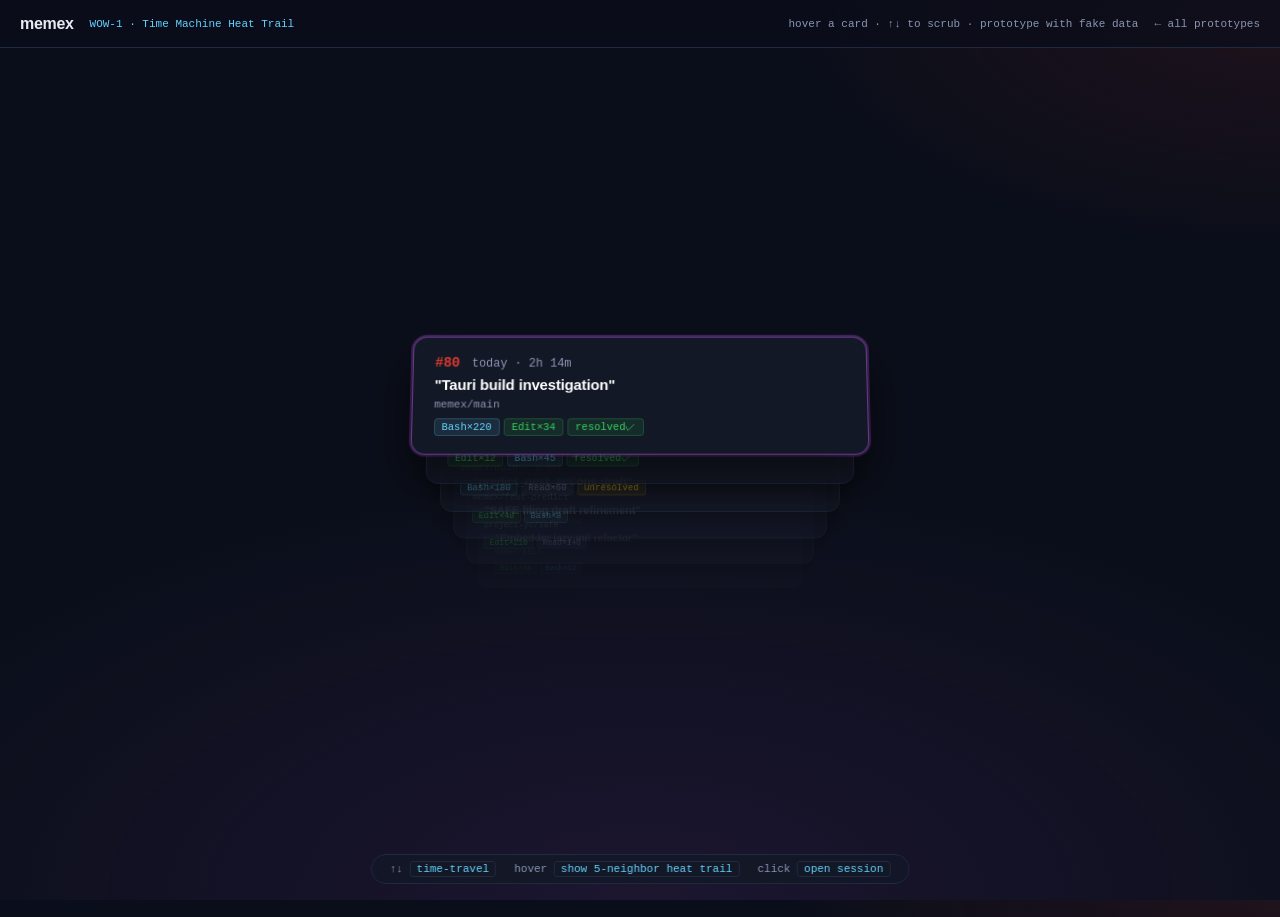
<file: claudedocs/prototypes/wow-1-time-machine-heat-trail.html>
<!doctype html>
<html lang="ko">
<head>
<meta charset="utf-8" />
<meta name="viewport" content="width=device-width, initial-scale=1" />
<meta name="color-scheme" content="dark" />
<title>WOW-1 · Time Machine Heat Trail (prototype)</title>
<style>
  :root {
    --bg: #0a0e1a; --bg-elev: #131826; --border: #1f2940;
    --fg: #e8eaf1; --fg-muted: #8b95b3;
    --accent: #dc382d; --accent-2: #bf5af2; --accent-3: #30d158;
    --accent-4: #ffd60a; --accent-5: #64d2ff;
    --mono: "JetBrains Mono","SF Mono",Menlo,Consolas,monospace;
  }
  * { box-sizing: border-box; }
  body {
    margin: 0; min-height: 100vh; overflow: hidden;
    background:
      radial-gradient(1400px 700px at 50% 100%, rgba(191,90,242,.10), transparent 60%),
      radial-gradient(1000px 500px at 100% 0%, rgba(220,56,45,.10), transparent 50%),
      var(--bg);
    color: var(--fg);
    font-family: -apple-system, "Inter", sans-serif;
    perspective: 1200px;
  }
  .topbar {
    position: fixed; top: 0; left: 0; right: 0; height: 48px;
    padding: 0 20px; display: flex; align-items: center; gap: 16px;
    background: rgba(10,14,26,.7); backdrop-filter: blur(10px);
    border-bottom: 1px solid var(--border); z-index: 10;
  }
  .topbar .brand { font-weight: 700; letter-spacing: -.02em; }
  .topbar .brand span { color: var(--accent); }
  .topbar .num { font-family: var(--mono); font-size: 11px; color: var(--accent-5); }
  .topbar .hint { margin-left: auto; font-family: var(--mono); font-size: 11px; color: var(--fg-muted); }
  .topbar a { color: var(--fg-muted); text-decoration: none; font-family: var(--mono); font-size: 11px; }
  .topbar a:hover { color: var(--accent-5); }

  .stack-area {
    position: absolute; inset: 48px 0 0;
    display: flex; align-items: center; justify-content: center;
    transform-style: preserve-3d; transform: rotateX(8deg);
  }
  #trails {
    position: absolute; inset: 0; pointer-events: none; z-index: 5;
  }
  .deck {
    position: relative; width: 480px; height: 70%;
    transform-style: preserve-3d;
  }
  .card {
    position: absolute; left: 50%; top: 50%;
    width: 460px; padding: 18px 22px;
    background: var(--bg-elev); border: 1px solid var(--border); border-radius: 14px;
    box-shadow: 0 10px 30px rgba(0,0,0,.5);
    transform-style: preserve-3d;
    transition: transform .42s cubic-bezier(.22,.61,.36,1), border-color .18s, box-shadow .18s;
    cursor: pointer;
    backface-visibility: hidden;
  }
  .card:hover {
    border-color: rgba(100,210,255,.5);
    box-shadow: 0 16px 40px rgba(0,0,0,.6), 0 0 0 1px rgba(100,210,255,.3);
  }
  .card .row1 { display: flex; align-items: baseline; gap: 12px; margin-bottom: 6px; }
  .card .id { font-family: var(--mono); color: var(--accent); font-weight: 700; font-size: 14px; }
  .card .when { font-family: var(--mono); color: var(--fg-muted); font-size: 12px; }
  .card .title { font-size: 15px; font-weight: 600; color: #fff; margin: 2px 0 6px; letter-spacing: -.01em; }
  .card .chips { display: flex; flex-wrap: wrap; gap: 4px; margin-top: 8px; }
  .chip {
    font-family: var(--mono); font-size: 10.5px; padding: 2px 7px; border-radius: 4px;
    background: rgba(100,210,255,.1); color: var(--accent-5);
    border: 1px solid rgba(100,210,255,.2);
  }
  .chip.green { background: rgba(48,209,88,.1); color: var(--accent-3); border-color: rgba(48,209,88,.2); }
  .chip.warn { background: rgba(255,214,10,.1); color: var(--accent-4); border-color: rgba(255,214,10,.2); }
  .chip.dim { background: var(--border); color: var(--fg-muted); border-color: var(--border); }
  .card .stats { font-family: var(--mono); font-size: 11px; color: var(--fg-muted); margin-top: 4px; }
  .card.focused {
    border-color: rgba(191,90,242,.5);
    box-shadow: 0 24px 50px rgba(0,0,0,.6), 0 0 0 2px rgba(191,90,242,.3);
  }

  .legend {
    position: fixed; bottom: 16px; left: 50%; transform: translateX(-50%);
    background: rgba(19,24,38,.85); backdrop-filter: blur(10px);
    border: 1px solid var(--border); border-radius: 999px;
    padding: 8px 18px; font-family: var(--mono); font-size: 11px;
    display: flex; gap: 18px; color: var(--fg-muted);
  }
  .legend kbd {
    background: var(--bg-elev); padding: 1px 6px; border-radius: 3px;
    border: 1px solid var(--border); color: var(--accent-5);
  }
</style>
</head>
<body>

<div class="topbar">
  <span class="brand">memex</span>
  <span class="num">WOW-1 · Time Machine Heat Trail</span>
  <span class="hint">hover a card · ↑↓ to scrub · prototype with fake data</span>
  <a href="index.html">← all prototypes</a>
</div>

<div class="stack-area">
  <svg id="trails" xmlns="http://www.w3.org/2000/svg"></svg>
  <div class="deck" id="deck"></div>
</div>

<div class="legend">
  <span>↑↓ <kbd>time-travel</kbd></span>
  <span>hover <kbd>show 5-neighbor heat trail</kbd></span>
  <span>click <kbd>open session</kbd></span>
</div>

<script>
// fake session data — heuristic chip 기반 (v3.2 enrich.rs simulation)
const sessions = [
  { id: 80, when: 'today', dur: '2h 14m', branch: 'memex/main', title: 'Tauri build investigation',
    chips: [{t:'Bash×220',c:''}, {t:'Edit×34',c:'green'}, {t:'resolved✓',c:'green'}], errs: 0 },
  { id: 79, when: 'yesterday', dur: '1h 02m', branch: 'memex/main', title: 'icons/ symlink fix',
    chips: [{t:'Edit×12',c:'green'}, {t:'Bash×45',c:''}, {t:'resolved✓',c:'green'}], errs: 0 },
  { id: 78, when: 'mon', dur: '3h 51m', branch: 'memex/main', title: 'macOS bundle signing notarize',
    chips: [{t:'Bash×180',c:''}, {t:'Read×60',c:'dim'}, {t:'unresolved',c:'warn'}], errs: 3 },
  { id: 77, when: 'sun', dur: '0h 45m', branch: 'memex/feat-predict', title: 'predict_next_actions draft',
    chips: [{t:'Edit×48',c:'green'}, {t:'Bash×8',c:''}], errs: 0 },
  { id: 76, when: 'sat', dur: '5h 22m', branch: 'project-yc/safe', title: 'SAFE filing draft refinement',
    chips: [{t:'Edit×210',c:'green'}, {t:'Read×140',c:'dim'}], errs: 0 },
  { id: 75, when: 'fri', dur: '1h 18m', branch: 'memex/main', title: 'Embedder lazy init refactor',
    chips: [{t:'Edit×30',c:'green'}, {t:'Bash×12',c:''}], errs: 0 },
  { id: 74, when: 'thu', dur: '2h 04m', branch: 'project-marketing/main', title: 'landing page copy iteration',
    chips: [{t:'Edit×96',c:'green'}, {t:'Bash×3',c:''}], errs: 0 },
  { id: 73, when: 'wed', dur: '4h 11m', branch: 'project-yc/safe', title: 'SAFE filing draft initial',
    chips: [{t:'Edit×150',c:'green'}, {t:'Read×80',c:'dim'}], errs: 0 },
  { id: 72, when: 'tue', dur: '0h 32m', branch: 'memex/main', title: 'Cargo.toml dep bump',
    chips: [{t:'Edit×4',c:'green'}, {t:'Bash×6',c:''}], errs: 0 },
  { id: 71, when: 'mon w-1', dur: '6h 50m', branch: 'memex/main', title: 'Topology force-graph integration',
    chips: [{t:'Bash×95',c:''}, {t:'Edit×140',c:'green'}], errs: 2 },
];

// fake similarity matrix (deterministic for repro)
function simKey(a, b) { return [a,b].sort().join('-'); }
const sims = {};
sessions.forEach((s, i) => sessions.forEach((t, j) => {
  if (i === j) return;
  const k = simKey(s.id, t.id);
  if (sims[k] !== undefined) return;
  // fake but deterministic: branch match + title token overlap
  const branchMatch = s.branch === t.branch ? 0.4 : 0;
  const sameTopic = (s.title.includes('SAFE') && t.title.includes('SAFE')) ||
                    (s.title.includes('build') && t.title.includes('build')) ||
                    (s.title.includes('symlink') && t.title.includes('build')) ? 0.45 : 0;
  const dayDecay = Math.max(0, 0.3 - Math.abs(s.id - t.id) * 0.04);
  sims[k] = Math.min(0.99, branchMatch + sameTopic + dayDecay + (Math.random() * 0.1));
}));

const deck = document.getElementById('deck');
let focusIdx = 0;

function render() {
  deck.innerHTML = '';
  sessions.forEach((s, i) => {
    const card = document.createElement('div');
    card.className = 'card' + (i === focusIdx ? ' focused' : '');
    card.dataset.idx = i;
    const offset = i - focusIdx;
    const tz = -offset * 36;
    const ty = offset * 28 - 80;
    const scale = 1 - Math.abs(offset) * 0.04;
    const opacity = Math.max(0, 1 - Math.abs(offset) * 0.18);
    card.style.transform = `translate(-50%, -50%) translateY(${ty}px) translateZ(${tz}px) scale(${scale})`;
    card.style.opacity = opacity;
    card.style.zIndex = 100 - Math.abs(offset);
    card.innerHTML = `
      <div class="row1">
        <span class="id">#${s.id}</span>
        <span class="when">${s.when} · ${s.dur}</span>
      </div>
      <div class="title">"${s.title}"</div>
      <div class="stats">${s.branch}${s.errs > 0 ? ' · <span style="color:var(--accent)">'+s.errs+' err</span>' : ''}</div>
      <div class="chips">${s.chips.map(c => `<span class="chip ${c.c}">${c.t}</span>`).join('')}</div>
    `;
    card.addEventListener('mouseenter', () => drawTrails(i));
    card.addEventListener('mouseleave', () => clearTrails());
    card.addEventListener('click', () => { focusIdx = i; render(); clearTrails(); });
    deck.appendChild(card);
  });
}

function drawTrails(idx) {
  const center = sessions[idx];
  // find top-5 neighbors by sim
  const ranked = sessions
    .map((s, j) => j === idx ? null : { j, sim: sims[simKey(center.id, s.id)] || 0 })
    .filter(Boolean)
    .sort((a,b) => b.sim - a.sim)
    .slice(0, 5);
  const svg = document.getElementById('trails');
  const rect = svg.getBoundingClientRect();
  svg.setAttribute('viewBox', `0 0 ${rect.width} ${rect.height}`);
  const cards = deck.querySelectorAll('.card');
  const src = cards[idx].getBoundingClientRect();
  const sx = src.left + src.width/2 - rect.left;
  const sy = src.top + src.height/2 - rect.top;
  svg.innerHTML = ranked.map(r => {
    const dst = cards[r.j].getBoundingClientRect();
    const tx = dst.left + dst.width/2 - rect.left;
    const ty = dst.top + dst.height/2 - rect.top;
    const mx = (sx + tx) / 2 + (Math.random() - .5) * 80;
    const my = (sy + ty) / 2 - 30;
    const opacity = 0.3 + r.sim * 0.6;
    const color = r.sim > 0.7 ? '#bf5af2' : r.sim > 0.5 ? '#64d2ff' : '#ffd60a';
    return `
      <path d="M${sx},${sy} Q${mx},${my} ${tx},${ty}"
            fill="none" stroke="${color}" stroke-width="${1 + r.sim * 2}"
            opacity="${opacity}" stroke-linecap="round">
        <animate attributeName="stroke-dashoffset" from="200" to="0" dur="${0.6 + (1-r.sim)*0.8}s" fill="freeze" />
      </path>
      <text x="${mx}" y="${my - 8}" fill="${color}" font-family="JetBrains Mono" font-size="10" text-anchor="middle" opacity="${opacity}">sim ${r.sim.toFixed(2)}</text>
    `;
  }).join('');
}

function clearTrails() {
  document.getElementById('trails').innerHTML = '';
}

window.addEventListener('keydown', e => {
  if (e.key === 'ArrowDown' && focusIdx < sessions.length - 1) { focusIdx++; render(); clearTrails(); }
  if (e.key === 'ArrowUp' && focusIdx > 0) { focusIdx--; render(); clearTrails(); }
});

window.addEventListener('wheel', e => {
  if (Math.abs(e.deltaY) < 30) return;
  if (e.deltaY > 0 && focusIdx < sessions.length - 1) { focusIdx++; render(); clearTrails(); }
  if (e.deltaY < 0 && focusIdx > 0) { focusIdx--; render(); clearTrails(); }
}, { passive: true });

render();
</script>

</body>
</html>
</file>
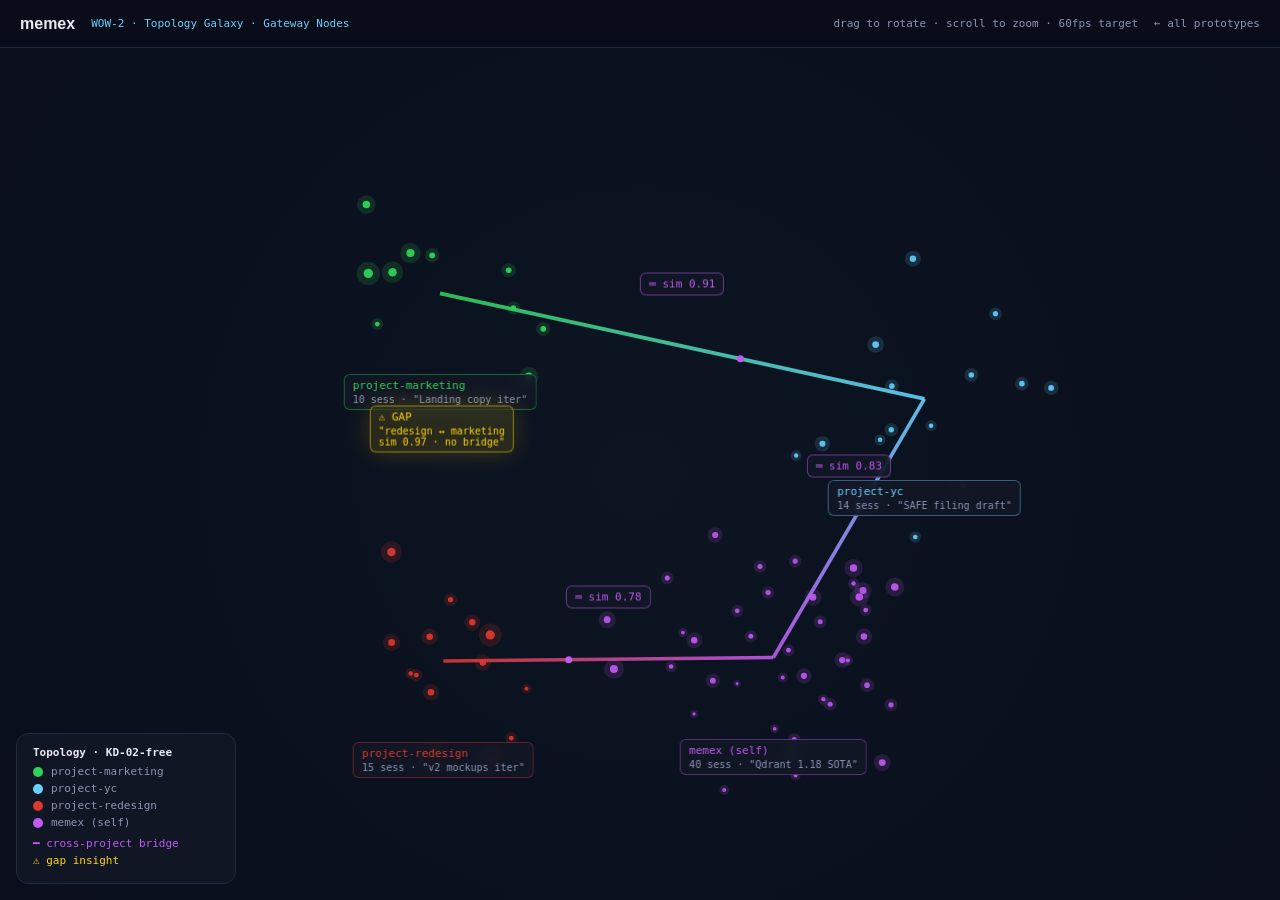
<file: claudedocs/prototypes/wow-2-topology-galaxy.html>
<!doctype html>
<html lang="ko">
<head>
<meta charset="utf-8" />
<meta name="viewport" content="width=device-width, initial-scale=1" />
<meta name="color-scheme" content="dark" />
<title>WOW-2 · Topology Galaxy (prototype)</title>
<style>
  :root {
    --bg: #0a0e1a; --bg-elev: #131826; --border: #1f2940;
    --fg: #e8eaf1; --fg-muted: #8b95b3;
    --accent: #dc382d; --accent-2: #bf5af2; --accent-3: #30d158;
    --accent-4: #ffd60a; --accent-5: #64d2ff;
    --mono: "JetBrains Mono","SF Mono",Menlo,Consolas,monospace;
  }
  * { box-sizing: border-box; }
  body { margin: 0; min-height: 100vh; background: var(--bg); color: var(--fg); font-family: -apple-system, "Inter", sans-serif; overflow: hidden; }
  .topbar {
    position: fixed; top: 0; left: 0; right: 0; height: 48px; padding: 0 20px;
    display: flex; align-items: center; gap: 16px;
    background: rgba(10,14,26,.7); backdrop-filter: blur(10px);
    border-bottom: 1px solid var(--border); z-index: 10;
  }
  .topbar .brand { font-weight: 700; }
  .topbar .brand span { color: var(--accent); }
  .topbar .num { font-family: var(--mono); font-size: 11px; color: var(--accent-5); }
  .topbar .hint { margin-left: auto; font-family: var(--mono); font-size: 11px; color: var(--fg-muted); }
  .topbar a { color: var(--fg-muted); text-decoration: none; font-family: var(--mono); font-size: 11px; }
  .topbar a:hover { color: var(--accent-5); }

  #canvas { position: absolute; inset: 48px 0 0; width: 100%; height: calc(100vh - 48px); display: block; cursor: grab; }
  #canvas:active { cursor: grabbing; }

  .label {
    position: absolute; pointer-events: none;
    font-family: var(--mono); font-size: 11px;
    background: rgba(19,24,38,.85); backdrop-filter: blur(8px);
    border: 1px solid var(--border); border-radius: 6px;
    padding: 4px 8px; color: var(--fg);
    transform: translate(-50%, -50%);
    white-space: nowrap;
  }
  .label .sub { color: var(--fg-muted); margin-top: 2px; font-size: 10px; }
  .label.gap {
    background: rgba(255,214,10,.12); border-color: rgba(255,214,10,.5);
    color: var(--accent-4);
    box-shadow: 0 0 24px rgba(255,214,10,.2);
  }
  .label.bridge {
    color: var(--accent-2); border-color: rgba(191,90,242,.5);
  }

  .legend {
    position: fixed; bottom: 16px; left: 16px;
    background: rgba(19,24,38,.85); backdrop-filter: blur(10px);
    border: 1px solid var(--border); border-radius: 12px;
    padding: 12px 16px; font-family: var(--mono); font-size: 11px;
    color: var(--fg-muted); min-width: 220px;
  }
  .legend .row { display: flex; align-items: center; gap: 8px; margin: 4px 0; }
  .legend .dot { width: 10px; height: 10px; border-radius: 50%; }
</style>
</head>
<body>

<div class="topbar">
  <span class="brand">memex</span>
  <span class="num">WOW-2 · Topology Galaxy · Gateway Nodes</span>
  <span class="hint">drag to rotate · scroll to zoom · 60fps target</span>
  <a href="index.html">← all prototypes</a>
</div>

<canvas id="canvas"></canvas>
<div id="labels"></div>

<div class="legend">
  <div style="color:var(--fg);font-weight:600;margin-bottom:6px">Topology · KD-02-free</div>
  <div class="row"><span class="dot" style="background:#30d158"></span>project-marketing</div>
  <div class="row"><span class="dot" style="background:#64d2ff"></span>project-yc</div>
  <div class="row"><span class="dot" style="background:#dc382d"></span>project-redesign</div>
  <div class="row"><span class="dot" style="background:#bf5af2"></span>memex (self)</div>
  <div class="row" style="margin-top:8px;color:var(--accent-2)">━ cross-project bridge</div>
  <div class="row" style="color:var(--accent-4)">⚠ gap insight</div>
</div>

<script>
// 3D galaxy — vanilla canvas, no three.js
// fake nodes representing v3.2 corpus, 4 clusters + bridges + 1 gap
const canvas = document.getElementById('canvas');
const ctx = canvas.getContext('2d');
const labelsRoot = document.getElementById('labels');

function resize() {
  canvas.width = canvas.offsetWidth * devicePixelRatio;
  canvas.height = canvas.offsetHeight * devicePixelRatio;
  ctx.scale(devicePixelRatio, devicePixelRatio);
}
window.addEventListener('resize', resize); resize();

// clusters
const clusters = [
  { name: 'project-marketing', sub: '10 sess · "Landing copy iter"', color: '#30d158', cx: -1.2, cy: -0.6, cz: 0.3, r: 0.6 },
  { name: 'project-yc',        sub: '14 sess · "SAFE filing draft"', color: '#64d2ff', cx:  1.2, cy: -0.4, cz: 0.5, r: 0.7 },
  { name: 'project-redesign',  sub: '15 sess · "v2 mockups iter"',   color: '#dc382d', cx: -0.8, cy:  0.9, cz: -0.4, r: 0.6 },
  { name: 'memex (self)',      sub: '40 sess · "Qdrant 1.18 SOTA"',  color: '#bf5af2', cx:  0.8, cy:  0.7, cz: -0.2, r: 0.85 },
];

// nodes
const nodes = [];
clusters.forEach((cl, ci) => {
  const n = ci === 3 ? 40 : (ci === 2 ? 15 : (ci === 1 ? 14 : 10));
  for (let i = 0; i < n; i++) {
    const t = Math.random() * Math.PI * 2;
    const u = Math.random() * Math.PI;
    const r = cl.r * (0.4 + Math.random() * 0.6);
    nodes.push({
      x: cl.cx + r * Math.sin(u) * Math.cos(t),
      y: cl.cy + r * Math.sin(u) * Math.sin(t),
      z: cl.cz + r * Math.cos(u),
      cl: ci,
      size: 2 + Math.random() * 2,
    });
  }
});

// bridges (cross-project edges)
const bridges = [
  { a: 0, b: 1, sim: 0.91, label: 'sim 0.91' }, // marketing ↔ yc
  { a: 3, b: 1, sim: 0.83, label: 'sim 0.83' }, // memex ↔ yc
  { a: 3, b: 2, sim: 0.78, label: 'sim 0.78' }, // memex ↔ redesign
];

// gaps (unmade connections)
const gaps = [
  { a: 0, b: 2, sim: 0.97, label: '"redesign ↔ marketing\nsim 0.97 · no bridge"' },
];

// camera state
let rotY = 0.5, rotX = 0.3, zoom = 220;
let dragging = false, lx = 0, ly = 0;
canvas.addEventListener('mousedown', e => { dragging = true; lx = e.clientX; ly = e.clientY; });
window.addEventListener('mouseup', () => dragging = false);
window.addEventListener('mousemove', e => {
  if (!dragging) return;
  rotY += (e.clientX - lx) * 0.005;
  rotX += (e.clientY - ly) * 0.005;
  rotX = Math.max(-1.4, Math.min(1.4, rotX));
  lx = e.clientX; ly = e.clientY;
});
canvas.addEventListener('wheel', e => { e.preventDefault(); zoom = Math.max(100, Math.min(500, zoom - e.deltaY * 0.3)); }, { passive: false });

function project(x, y, z) {
  const cy = Math.cos(rotY), sy = Math.sin(rotY);
  const cx = Math.cos(rotX), sx = Math.sin(rotX);
  let x1 = x * cy + z * sy, z1 = -x * sy + z * cy;
  let y1 = y * cx - z1 * sx, z2 = y * sx + z1 * cx;
  const W = canvas.offsetWidth / 2;
  const H = canvas.offsetHeight / 2;
  return { x: W + x1 * zoom, y: H + y1 * zoom, z: z2, scale: Math.max(0.2, 1 + z2 * 0.3) };
}

let frame = 0;
function render() {
  const W = canvas.offsetWidth, H = canvas.offsetHeight;
  ctx.clearRect(0, 0, W, H);
  // background gradient
  const g = ctx.createRadialGradient(W/2, H/2, 0, W/2, H/2, Math.max(W, H));
  g.addColorStop(0, 'rgba(100,210,255,0.04)');
  g.addColorStop(1, 'rgba(10,14,26,0)');
  ctx.fillStyle = g; ctx.fillRect(0, 0, W, H);

  // sort nodes by z for proper occlusion
  const projected = nodes.map((n, i) => ({ i, ...project(n.x, n.y, n.z), n }));
  projected.sort((a, b) => a.z - b.z);

  // bridge edges between cluster centroids
  bridges.forEach(b => {
    const ca = clusters[b.a], cb = clusters[b.b];
    const pa = project(ca.cx, ca.cy, ca.cz);
    const pb = project(cb.cx, cb.cy, cb.cz);
    const grad = ctx.createLinearGradient(pa.x, pa.y, pb.x, pb.y);
    grad.addColorStop(0, ca.color); grad.addColorStop(1, cb.color);
    ctx.strokeStyle = grad;
    ctx.lineWidth = 2 + b.sim * 2;
    ctx.globalAlpha = 0.6 + 0.3 * Math.sin(frame * 0.04);
    ctx.beginPath(); ctx.moveTo(pa.x, pa.y); ctx.lineTo(pb.x, pb.y); ctx.stroke();
    ctx.globalAlpha = 1;
    // particle pulse
    const t = (frame * 0.02) % 1;
    const px = pa.x + (pb.x - pa.x) * t;
    const py = pa.y + (pb.y - pa.y) * t;
    ctx.fillStyle = '#bf5af2'; ctx.beginPath(); ctx.arc(px, py, 3.5, 0, Math.PI * 2); ctx.fill();
  });

  // nodes
  projected.forEach(p => {
    const cl = clusters[p.n.cl];
    ctx.fillStyle = cl.color;
    ctx.globalAlpha = 0.85 + 0.15 * Math.min(1, p.scale - 0.5);
    ctx.beginPath();
    ctx.arc(p.x, p.y, p.n.size * p.scale, 0, Math.PI * 2);
    ctx.fill();
    // halo
    ctx.globalAlpha = 0.15;
    ctx.beginPath();
    ctx.arc(p.x, p.y, p.n.size * p.scale * 2.5, 0, Math.PI * 2);
    ctx.fill();
  });
  ctx.globalAlpha = 1;

  // labels overlay (HTML)
  labelsRoot.innerHTML = '';
  // cluster labels
  clusters.forEach(cl => {
    const p = project(cl.cx, cl.cy + 0.7, cl.cz);
    const el = document.createElement('div');
    el.className = 'label';
    el.style.left = p.x + 'px'; el.style.top = p.y + 'px';
    el.style.color = cl.color; el.style.borderColor = cl.color + '66';
    el.innerHTML = `${cl.name}<div class="sub">${cl.sub}</div>`;
    labelsRoot.appendChild(el);
  });
  // bridge labels
  bridges.forEach(b => {
    const ca = clusters[b.a], cb = clusters[b.b];
    const pa = project(ca.cx, ca.cy, ca.cz);
    const pb = project(cb.cx, cb.cy, cb.cz);
    const el = document.createElement('div');
    el.className = 'label bridge';
    el.style.left = ((pa.x + pb.x) / 2) + 'px';
    el.style.top = ((pa.y + pb.y) / 2 - 14) + 'px';
    el.textContent = '═ ' + b.label;
    labelsRoot.appendChild(el);
  });
  // gap insights
  gaps.forEach(g => {
    const ca = clusters[g.a], cb = clusters[g.b];
    const cx = (ca.cx + cb.cx) / 2;
    const cy = (ca.cy + cb.cy) / 2;
    const cz = (ca.cz + cb.cz) / 2;
    const p = project(cx, cy, cz);
    const el = document.createElement('div');
    el.className = 'label gap';
    el.style.left = p.x + 'px'; el.style.top = p.y + 'px';
    const lines = g.label.split('\n');
    el.innerHTML = `<div>⚠ GAP</div><div class="sub" style="color:var(--accent-4)">${lines.join('<br/>')}</div>`;
    labelsRoot.appendChild(el);
  });

  frame++;
  requestAnimationFrame(render);
}
render();
</script>

</body>
</html>
</file>
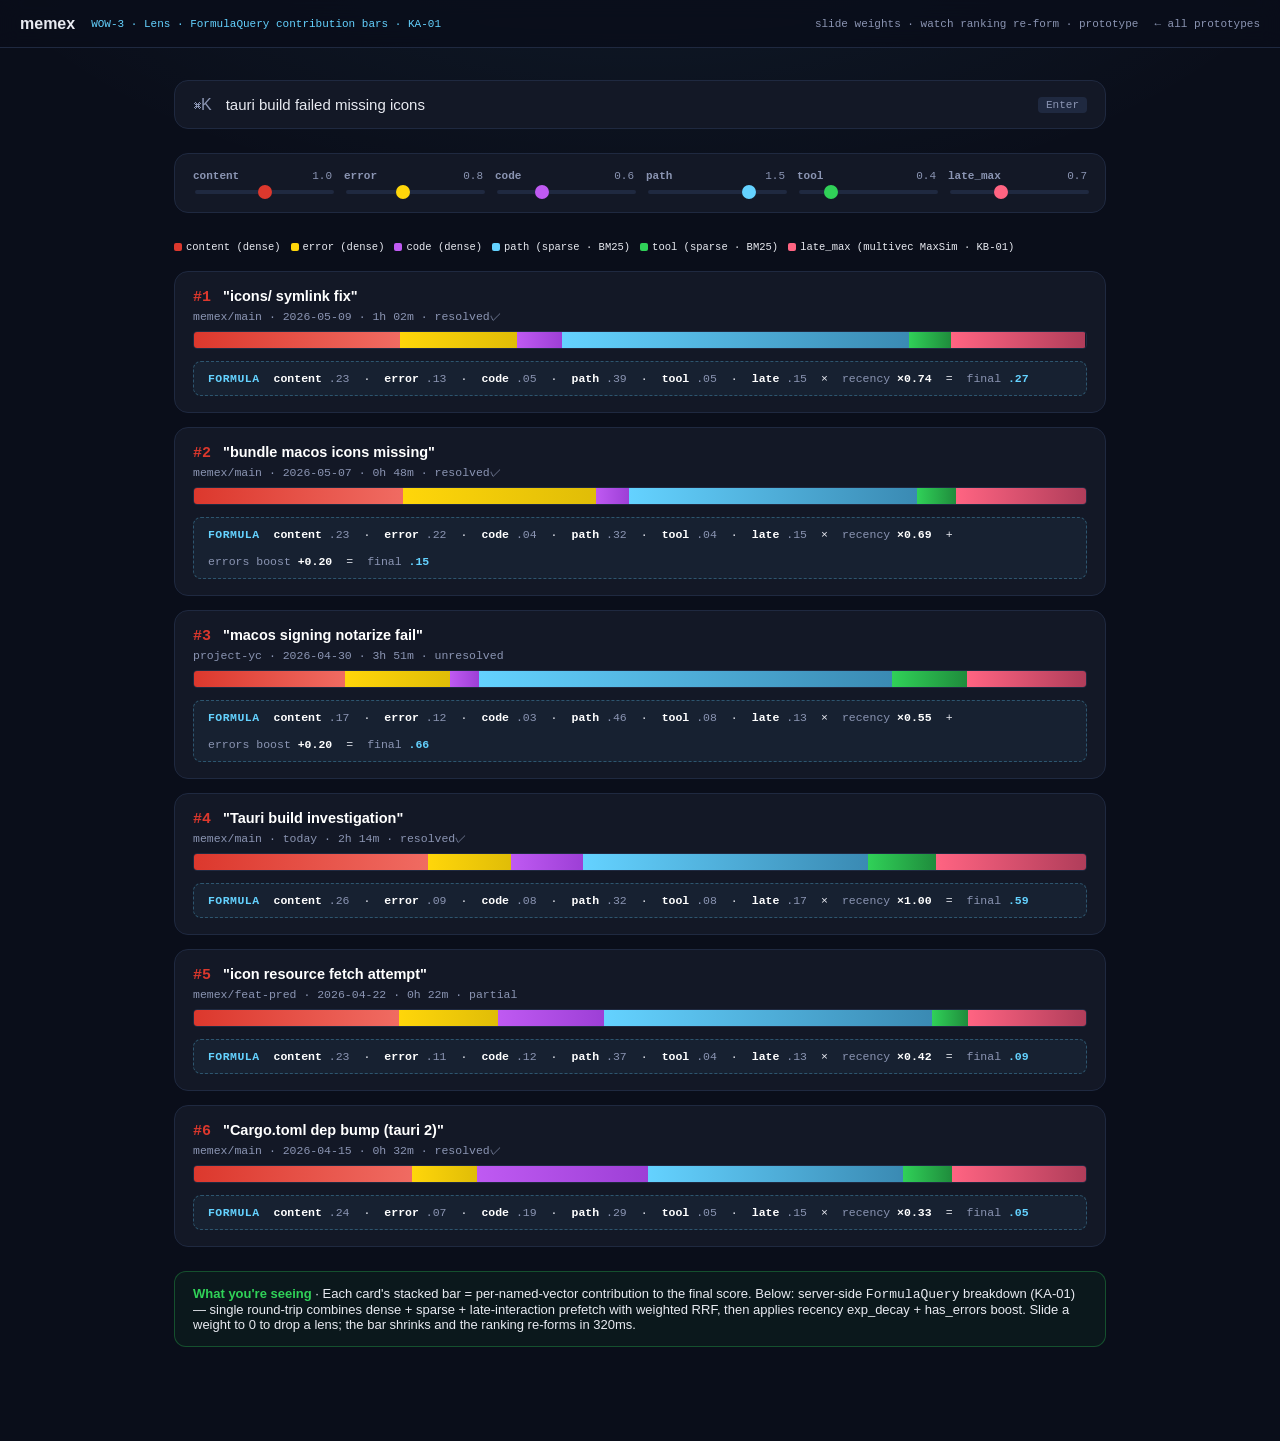
<file: claudedocs/prototypes/wow-3-lens-contribution-bars.html>
<!doctype html>
<html lang="ko">
<head>
<meta charset="utf-8" />
<meta name="viewport" content="width=device-width, initial-scale=1" />
<meta name="color-scheme" content="dark" />
<title>WOW-3 · Lens Contribution Bars (prototype)</title>
<style>
  :root {
    --bg: #0a0e1a; --bg-elev: #131826; --border: #1f2940;
    --fg: #e8eaf1; --fg-muted: #8b95b3;
    --accent: #dc382d; --accent-2: #bf5af2; --accent-3: #30d158;
    --accent-4: #ffd60a; --accent-5: #64d2ff; --accent-6: #ff6482;
    --mono: "JetBrains Mono","SF Mono",Menlo,Consolas,monospace;
  }
  * { box-sizing: border-box; }
  body {
    margin: 0; min-height: 100vh;
    background:
      radial-gradient(1200px 600px at 50% -10%, rgba(100,210,255,.08), transparent 60%),
      var(--bg);
    color: var(--fg); font-family: -apple-system, "Inter", sans-serif;
  }
  .topbar {
    position: sticky; top: 0; height: 48px; padding: 0 20px;
    display: flex; align-items: center; gap: 16px;
    background: rgba(10,14,26,.85); backdrop-filter: blur(10px);
    border-bottom: 1px solid var(--border); z-index: 10;
  }
  .topbar .brand { font-weight: 700; }
  .topbar .brand span { color: var(--accent); }
  .topbar .num { font-family: var(--mono); font-size: 11px; color: var(--accent-5); }
  .topbar .hint { margin-left: auto; font-family: var(--mono); font-size: 11px; color: var(--fg-muted); }
  .topbar a { color: var(--fg-muted); text-decoration: none; font-family: var(--mono); font-size: 11px; }
  .topbar a:hover { color: var(--accent-5); }

  .wrap { max-width: 980px; margin: 0 auto; padding: 32px 24px 80px; }

  .search-box {
    display: flex; align-items: center; gap: 12px;
    padding: 14px 18px;
    background: var(--bg-elev); border: 1px solid var(--border); border-radius: 14px;
    margin-bottom: 24px;
  }
  .search-box input {
    flex: 1; background: transparent; border: 0; outline: 0;
    color: var(--fg); font-size: 15px; font-family: -apple-system, "Inter", sans-serif;
  }
  .search-box input::placeholder { color: var(--fg-muted); }
  .search-box .kbd {
    font-family: var(--mono); font-size: 11px;
    padding: 2px 8px; border-radius: 4px;
    background: var(--border); color: var(--fg-muted);
  }

  .sliders {
    display: grid; grid-template-columns: repeat(6, 1fr); gap: 12px;
    background: var(--bg-elev); border: 1px solid var(--border); border-radius: 14px;
    padding: 16px 18px; margin-bottom: 28px;
  }
  @media (max-width: 720px) { .sliders { grid-template-columns: repeat(3, 1fr); } }
  .slider-cell { display: flex; flex-direction: column; gap: 6px; }
  .slider-cell label {
    font-family: var(--mono); font-size: 11px;
    color: var(--fg-muted);
    display: flex; justify-content: space-between;
  }
  .slider-cell label span:first-child { font-weight: 600; }
  .slider-cell input {
    width: 100%; -webkit-appearance: none; appearance: none;
    height: 4px; background: var(--border); border-radius: 2px; outline: none;
  }
  .slider-cell input::-webkit-slider-thumb {
    -webkit-appearance: none; appearance: none;
    width: 14px; height: 14px; border-radius: 50%; cursor: pointer;
  }
  .slider-cell.s-content input::-webkit-slider-thumb { background: var(--accent); }
  .slider-cell.s-error input::-webkit-slider-thumb { background: var(--accent-4); }
  .slider-cell.s-code input::-webkit-slider-thumb { background: var(--accent-2); }
  .slider-cell.s-path input::-webkit-slider-thumb { background: var(--accent-5); }
  .slider-cell.s-tool input::-webkit-slider-thumb { background: var(--accent-3); }
  .slider-cell.s-late input::-webkit-slider-thumb { background: var(--accent-6); }

  .results { display: flex; flex-direction: column; gap: 14px; }
  .res {
    background: var(--bg-elev); border: 1px solid var(--border); border-radius: 14px;
    padding: 16px 18px;
    transition: transform .25s cubic-bezier(.22,.61,.36,1), border-color .15s;
  }
  .res:hover { border-color: rgba(100,210,255,.4); transform: translateX(4px); }
  .res .row1 { display: flex; align-items: baseline; gap: 12px; margin-bottom: 4px; }
  .res .rank { font-family: var(--mono); color: var(--accent); font-weight: 700; font-size: 15px; }
  .res .title { font-size: 14.5px; font-weight: 600; color: #fff; }
  .res .meta { font-family: var(--mono); font-size: 11.5px; color: var(--fg-muted); margin-bottom: 8px; }

  .bar {
    display: flex; height: 18px; border-radius: 4px; overflow: hidden;
    border: 1px solid var(--border); margin: 6px 0 4px;
  }
  .bar .seg {
    transition: flex-basis .32s cubic-bezier(.22,.61,.36,1), opacity .2s;
    min-width: 0;
  }
  .bar .seg.content { background: linear-gradient(90deg, #dc382d, #f06b62); }
  .bar .seg.error   { background: linear-gradient(90deg, #ffd60a, #e0bd07); }
  .bar .seg.code    { background: linear-gradient(90deg, #bf5af2, #9d3fd6); }
  .bar .seg.path    { background: linear-gradient(90deg, #64d2ff, #3a8ab3); }
  .bar .seg.tool    { background: linear-gradient(90deg, #30d158, #1f8c3c); }
  .bar .seg.late    { background: linear-gradient(90deg, #ff6482, #b03d5a); }

  .legend-row { display: flex; flex-wrap: wrap; gap: 10px; font-family: var(--mono); font-size: 10.5px; }
  .legend-row .lc { display: flex; align-items: center; gap: 4px; }
  .legend-row .swatch { width: 8px; height: 8px; border-radius: 2px; }
  .swatch.content { background: var(--accent); }
  .swatch.error { background: var(--accent-4); }
  .swatch.code { background: var(--accent-2); }
  .swatch.path { background: var(--accent-5); }
  .swatch.tool { background: var(--accent-3); }
  .swatch.late { background: var(--accent-6); }

  .formula {
    margin-top: 12px; padding: 10px 14px;
    background: rgba(100,210,255,.05); border: 1px dashed rgba(100,210,255,.3);
    border-radius: 8px;
    font-family: var(--mono); font-size: 11.5px;
    color: var(--fg);
    display: flex; gap: 14px; flex-wrap: wrap; align-items: center;
  }
  .formula .label { color: var(--accent-5); font-weight: 600; text-transform: uppercase; letter-spacing: .04em; }
  .formula .term { color: var(--fg-muted); }
  .formula .term b { color: #fff; font-weight: 600; }
  .formula .op { color: var(--fg-dim); }

  .info {
    margin: 24px 0 0; padding: 14px 18px;
    background: rgba(48,209,88,.05); border: 1px solid rgba(48,209,88,.3);
    border-radius: 12px; font-size: 13px; color: var(--fg);
  }
  .info b { color: var(--accent-3); }
</style>
</head>
<body>

<div class="topbar">
  <span class="brand">memex</span>
  <span class="num">WOW-3 · Lens · FormulaQuery contribution bars · KA-01</span>
  <span class="hint">slide weights · watch ranking re-form · prototype</span>
  <a href="index.html">← all prototypes</a>
</div>

<div class="wrap">
  <div class="search-box">
    <span style="color:var(--fg-muted)">⌘K</span>
    <input id="q" type="text" value="tauri build failed missing icons" />
    <span class="kbd">Enter</span>
  </div>

  <div class="sliders">
    <div class="slider-cell s-content"><label><span>content</span><span id="v-content">1.0</span></label><input type="range" min="0" max="2" step="0.1" value="1.0" data-k="content"/></div>
    <div class="slider-cell s-error"><label><span>error</span><span id="v-error">0.8</span></label><input type="range" min="0" max="2" step="0.1" value="0.8" data-k="error"/></div>
    <div class="slider-cell s-code"><label><span>code</span><span id="v-code">0.6</span></label><input type="range" min="0" max="2" step="0.1" value="0.6" data-k="code"/></div>
    <div class="slider-cell s-path"><label><span>path</span><span id="v-path">1.5</span></label><input type="range" min="0" max="2" step="0.1" value="1.5" data-k="path"/></div>
    <div class="slider-cell s-tool"><label><span>tool</span><span id="v-tool">0.4</span></label><input type="range" min="0" max="2" step="0.1" value="0.4" data-k="tool"/></div>
    <div class="slider-cell s-late"><label><span>late_max</span><span id="v-late">0.7</span></label><input type="range" min="0" max="2" step="0.1" value="0.7" data-k="late"/></div>
  </div>

  <div class="legend-row" style="margin-bottom:18px">
    <span class="lc"><span class="swatch content"></span>content (dense)</span>
    <span class="lc"><span class="swatch error"></span>error (dense)</span>
    <span class="lc"><span class="swatch code"></span>code (dense)</span>
    <span class="lc"><span class="swatch path"></span>path (sparse · BM25)</span>
    <span class="lc"><span class="swatch tool"></span>tool (sparse · BM25)</span>
    <span class="lc"><span class="swatch late"></span>late_max (multivec MaxSim · KB-01)</span>
  </div>

  <div class="results" id="results"></div>

  <div class="info">
    <b>What you're seeing</b> · Each card's stacked bar = per-named-vector contribution to the final score. Below: server-side <code>FormulaQuery</code> breakdown (KA-01) — single round-trip combines dense + sparse + late-interaction prefetch with weighted RRF, then applies recency exp_decay + has_errors boost. Slide a weight to 0 to drop a lens; the bar shrinks and the ranking re-forms in 320ms.
  </div>
</div>

<script>
// fake search results — would come from Qdrant Query API in production
const baseResults = [
  {
    title: "icons/ symlink fix",
    meta: "memex/main · 2026-05-09 · 1h 02m · resolved✓",
    raw: { content: .82, error: .58, code: .30, path: .92, tool: .42, late: .76 },
    hasErrors: false, daysAgo: 9,
  },
  {
    title: "bundle macos icons missing",
    meta: "memex/main · 2026-05-07 · 0h 48m · resolved✓",
    raw: { content: .76, error: .88, code: .20, path: .70, tool: .35, late: .68 },
    hasErrors: true, daysAgo: 11,
  },
  {
    title: "macos signing notarize fail",
    meta: "project-yc · 2026-04-30 · 3h 51m · unresolved",
    raw: { content: .48, error: .42, code: .15, path: .88, tool: .60, late: .54 },
    hasErrors: true, daysAgo: 18,
  },
  {
    title: "Tauri build investigation",
    meta: "memex/main · today · 2h 14m · resolved✓",
    raw: { content: .68, error: .30, code: .35, path: .55, tool: .50, late: .62 },
    hasErrors: false, daysAgo: 0,
  },
  {
    title: "icon resource fetch attempt",
    meta: "memex/feat-pred · 2026-04-22 · 0h 22m · partial",
    raw: { content: .58, error: .35, code: .50, path: .62, tool: .25, late: .48 },
    hasErrors: false, daysAgo: 26,
  },
  {
    title: "Cargo.toml dep bump (tauri 2)",
    meta: "memex/main · 2026-04-15 · 0h 32m · resolved✓",
    raw: { content: .32, error: .12, code: .42, path: .25, tool: .18, late: .28 },
    hasErrors: false, daysAgo: 33,
  },
];

const weights = { content: 1.0, error: 0.8, code: 0.6, path: 1.5, tool: 0.4, late: 0.7 };

function decay(d) { return Math.exp(-d / 30); } // 30-day half-life
function recompute() {
  const results = baseResults.map(r => {
    const segments = {};
    let total = 0;
    Object.keys(weights).forEach(k => {
      const w = weights[k];
      const v = r.raw[k] * w;
      segments[k] = v;
      total += v;
    });
    // recency boost (multiplicative)
    const rec = decay(r.daysAgo);
    // has_errors boost (additive on totals where filter would match)
    const errBoost = r.hasErrors ? 0.2 : 0;
    const finalScore = total * (0.7 + rec * 0.3) + errBoost;
    return { ...r, segments, total, rec, errBoost, finalScore };
  });
  // sort by finalScore desc
  results.sort((a, b) => b.finalScore - a.finalScore);
  render(results);
}

function render(results) {
  const root = document.getElementById('results');
  root.innerHTML = '';
  results.forEach((r, i) => {
    const totalForBar = r.total || 1;
    const segHTML = ['content','error','code','path','tool','late'].map(k => {
      const pct = (r.segments[k] / totalForBar * 100).toFixed(1);
      if (pct < 0.5) return '';
      return `<div class="seg ${k}" style="flex-basis:${pct}%" title="${k} ${pct}%"></div>`;
    }).join('');
    const detailHTML = ['content','error','code','path','tool','late']
      .filter(k => r.segments[k] / totalForBar > 0.02)
      .map(k => `<span class="term"><b>${k}</b> .${(r.segments[k]/totalForBar).toFixed(2).slice(2)}</span>`).join(' <span class="op">·</span> ');
    const card = document.createElement('div');
    card.className = 'res';
    card.innerHTML = `
      <div class="row1">
        <span class="rank">#${i+1}</span>
        <span class="title">"${r.title}"</span>
      </div>
      <div class="meta">${r.meta}</div>
      <div class="bar">${segHTML}</div>
      <div class="formula">
        <span class="label">formula</span>
        ${detailHTML}
        <span class="op">×</span>
        <span class="term">recency <b>×${r.rec.toFixed(2)}</b></span>
        ${r.errBoost ? `<span class="op">+</span><span class="term">errors boost <b>+${r.errBoost.toFixed(2)}</b></span>` : ''}
        <span class="op">=</span>
        <span class="term">final <b style="color:var(--accent-5)">.${r.finalScore.toFixed(2).slice(2)}</b></span>
      </div>
    `;
    root.appendChild(card);
  });
}

document.querySelectorAll('input[data-k]').forEach(input => {
  input.addEventListener('input', () => {
    const k = input.dataset.k;
    weights[k] = parseFloat(input.value);
    document.getElementById('v-' + k).textContent = weights[k].toFixed(1);
    recompute();
  });
});

recompute();
</script>

</body>
</html>
</file>
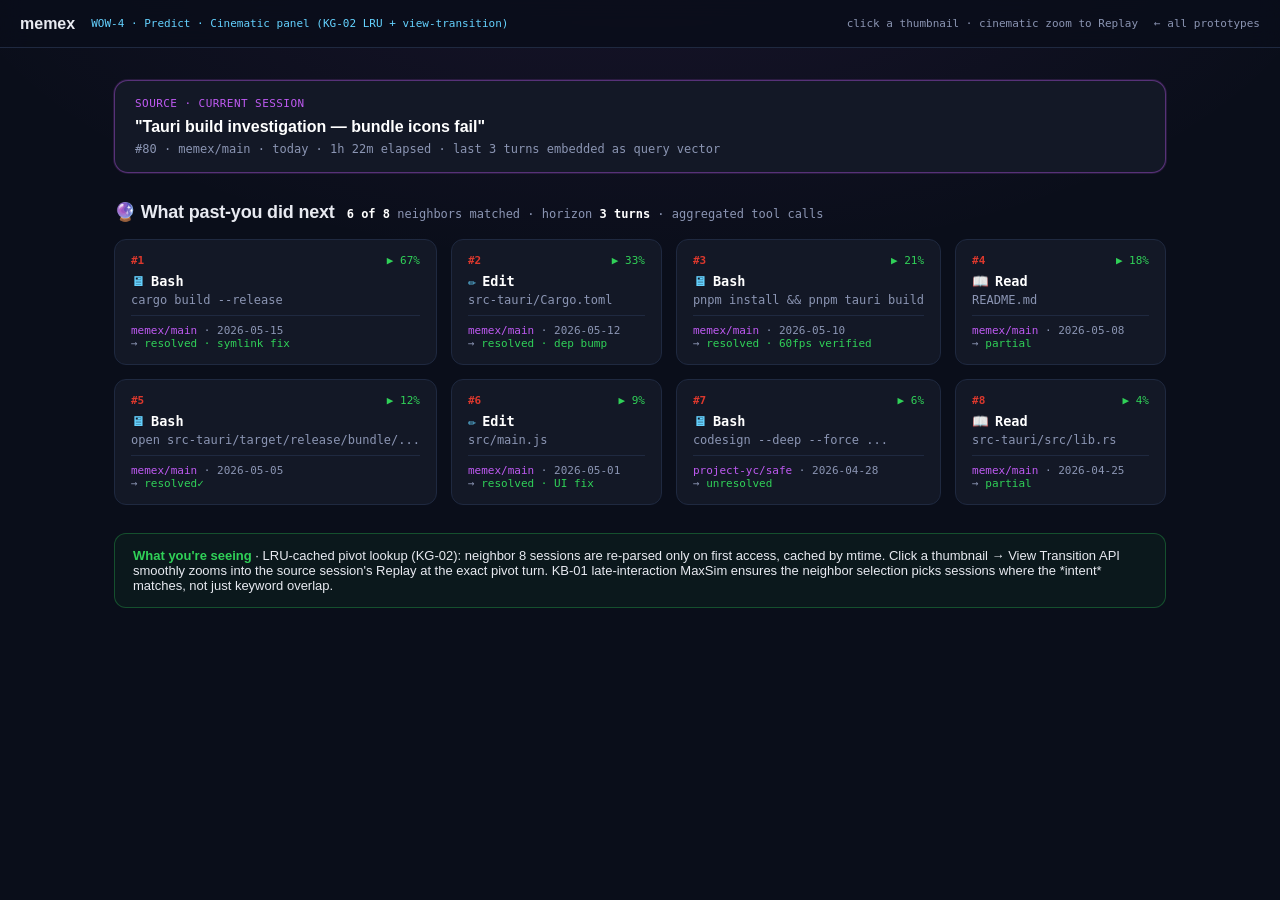
<file: claudedocs/prototypes/wow-4-predict-cinematic.html>
<!doctype html>
<html lang="ko">
<head>
<meta charset="utf-8" />
<meta name="viewport" content="width=device-width, initial-scale=1" />
<meta name="color-scheme" content="dark" />
<title>WOW-4 · Predict Cinematic Panel (prototype)</title>
<style>
  :root {
    --bg: #0a0e1a; --bg-elev: #131826; --border: #1f2940;
    --fg: #e8eaf1; --fg-muted: #8b95b3;
    --accent: #dc382d; --accent-2: #bf5af2; --accent-3: #30d158;
    --accent-4: #ffd60a; --accent-5: #64d2ff;
    --mono: "JetBrains Mono","SF Mono",Menlo,Consolas,monospace;
  }
  * { box-sizing: border-box; }
  body {
    margin: 0; min-height: 100vh;
    background:
      radial-gradient(1200px 600px at 50% -10%, rgba(191,90,242,.08), transparent 60%),
      var(--bg);
    color: var(--fg); font-family: -apple-system, "Inter", sans-serif;
  }
  .topbar {
    position: sticky; top: 0; height: 48px; padding: 0 20px;
    display: flex; align-items: center; gap: 16px;
    background: rgba(10,14,26,.85); backdrop-filter: blur(10px);
    border-bottom: 1px solid var(--border); z-index: 10;
  }
  .topbar .brand { font-weight: 700; }
  .topbar .brand span { color: var(--accent); }
  .topbar .num { font-family: var(--mono); font-size: 11px; color: var(--accent-5); }
  .topbar .hint { margin-left: auto; font-family: var(--mono); font-size: 11px; color: var(--fg-muted); }
  .topbar a { color: var(--fg-muted); text-decoration: none; font-family: var(--mono); font-size: 11px; }

  .wrap { max-width: 1100px; margin: 0 auto; padding: 32px 24px 80px; }

  .source-card {
    background: var(--bg-elev); border: 1px solid rgba(191,90,242,.4); border-radius: 14px;
    padding: 16px 20px; margin-bottom: 28px;
    box-shadow: 0 0 0 1px rgba(191,90,242,.15);
  }
  .source-card .label { font-family: var(--mono); font-size: 11px; color: var(--accent-2); text-transform: uppercase; letter-spacing: .04em; margin-bottom: 8px; }
  .source-card .title { font-size: 16px; font-weight: 600; color: #fff; margin-bottom: 6px; }
  .source-card .meta { font-family: var(--mono); font-size: 12px; color: var(--fg-muted); }

  .panel-header {
    display: flex; align-items: baseline; gap: 12px;
    margin-bottom: 16px;
  }
  .panel-header h2 { margin: 0; font-size: 18px; font-weight: 600; letter-spacing: -.01em; }
  .panel-header .stat { font-family: var(--mono); font-size: 12px; color: var(--fg-muted); }
  .panel-header .stat b { color: #fff; }

  .grid {
    display: grid; grid-template-columns: repeat(4, 1fr); gap: 14px;
  }
  @media (max-width: 880px) { .grid { grid-template-columns: repeat(2, 1fr); } }

  .pred {
    background: var(--bg-elev); border: 1px solid var(--border); border-radius: 12px;
    padding: 14px 16px;
    cursor: pointer; transition: all .2s;
    view-transition-name: var(--vt-name);
  }
  .pred:hover {
    border-color: rgba(100,210,255,.4);
    transform: translateY(-3px);
    box-shadow: 0 14px 30px rgba(0,0,0,.4), 0 0 0 1px rgba(100,210,255,.2);
  }
  .pred .rank-row { display: flex; align-items: baseline; gap: 8px; margin-bottom: 6px; }
  .pred .rank { font-family: var(--mono); font-size: 11px; color: var(--accent); font-weight: 700; }
  .pred .pct { font-family: var(--mono); font-size: 11px; color: var(--accent-3); margin-left: auto; }
  .pred .tool {
    font-family: var(--mono); font-size: 13.5px; font-weight: 600; color: #fff;
    display: flex; align-items: center; gap: 6px;
  }
  .pred .tool .icon { color: var(--accent-5); }
  .pred .arg {
    font-family: var(--mono); font-size: 12px; color: var(--fg-muted);
    margin: 4px 0 8px;
    overflow: hidden; text-overflow: ellipsis; white-space: nowrap;
  }
  .pred .from {
    font-family: var(--mono); font-size: 11px; color: var(--fg-muted);
    border-top: 1px solid var(--border); padding-top: 8px; margin-top: 6px;
  }
  .pred .from .session { color: var(--accent-2); }
  .pred .from .outcome { color: var(--accent-3); }

  /* Replay overlay */
  .replay-overlay {
    position: fixed; inset: 0; z-index: 100;
    background: rgba(10,14,26,.95); backdrop-filter: blur(20px);
    display: none; align-items: center; justify-content: center;
    padding: 40px;
    view-transition-name: replay-overlay;
  }
  .replay-overlay.active { display: flex; }
  .replay-box {
    width: 100%; max-width: 800px;
    background: var(--bg-elev); border: 1px solid var(--border); border-radius: 16px;
    padding: 28px 32px;
  }
  .replay-box h3 { margin: 0 0 4px; font-size: 18px; }
  .replay-box .session-id { font-family: var(--mono); font-size: 13px; color: var(--accent-2); margin-bottom: 16px; }
  .replay-box .turn {
    background: rgba(0,0,0,.3); border-left: 3px solid var(--accent-5);
    padding: 10px 14px; border-radius: 0 8px 8px 0;
    margin: 8px 0; font-family: var(--mono); font-size: 12.5px; color: var(--fg);
  }
  .replay-box .turn.bash { border-left-color: var(--accent-3); }
  .replay-box .turn.edit { border-left-color: var(--accent-4); }
  .replay-box .turn .role { color: var(--fg-muted); font-size: 10.5px; text-transform: uppercase; letter-spacing: .04em; margin-bottom: 4px; }
  .replay-box .close {
    background: transparent; border: 1px solid var(--border); color: var(--fg-muted);
    padding: 6px 14px; border-radius: 6px; cursor: pointer;
    font-family: var(--mono); font-size: 12px; margin-top: 14px;
  }
  .replay-box .close:hover { color: var(--fg); border-color: var(--accent-5); }

  .info {
    margin: 28px 0 0; padding: 14px 18px;
    background: rgba(48,209,88,.05); border: 1px solid rgba(48,209,88,.3);
    border-radius: 12px; font-size: 13px;
  }
  .info b { color: var(--accent-3); }

  ::view-transition-old(replay-overlay), ::view-transition-new(replay-overlay) {
    animation-duration: .28s;
  }
</style>
</head>
<body>

<div class="topbar">
  <span class="brand">memex</span>
  <span class="num">WOW-4 · Predict · Cinematic panel (KG-02 LRU + view-transition)</span>
  <span class="hint">click a thumbnail · cinematic zoom to Replay</span>
  <a href="index.html">← all prototypes</a>
</div>

<div class="wrap">

  <div class="source-card">
    <div class="label">source · current session</div>
    <div class="title">"Tauri build investigation — bundle icons fail"</div>
    <div class="meta">#80 · memex/main · today · 1h 22m elapsed · last 3 turns embedded as query vector</div>
  </div>

  <div class="panel-header">
    <h2>🔮 What past-you did next</h2>
    <span class="stat"><b>6 of 8</b> neighbors matched · horizon <b>3 turns</b> · aggregated tool calls</span>
  </div>

  <div class="grid" id="grid"></div>

  <div class="info">
    <b>What you're seeing</b> · LRU-cached pivot lookup (KG-02): neighbor 8 sessions are re-parsed only on first access, cached by mtime. Click a thumbnail → View Transition API smoothly zooms into the source session's Replay at the exact pivot turn. KB-01 late-interaction MaxSim ensures the neighbor selection picks sessions where the *intent* matches, not just keyword overlap.
  </div>

</div>

<div class="replay-overlay" id="replay">
  <div class="replay-box">
    <h3 id="r-title">—</h3>
    <div class="session-id" id="r-id">—</div>
    <div id="r-turns"></div>
    <button class="close" onclick="closeReplay()">close · ESC</button>
  </div>
</div>

<script>
// fake predictions
const predictions = [
  {
    rank: 1, pct: 67, tool: 'Bash', icon: '🖥', arg: 'cargo build --release',
    sessionId: 78, project: 'memex/main', when: '2026-05-15', outcome: 'resolved · symlink fix',
    turns: [
      { role: 'assistant', kind: 'bash', text: '$ cargo build --release\n   Compiling memex v0.1.0\n   Compiling tauri-build v2.0.4\n   Finished `release` profile [optimized] in 4m 12s' },
      { role: 'assistant', kind: 'edit', text: 'Edit src-tauri/tauri.conf.json:\n+ "icon": ["icons/icon.icns"]\n- "icon": ["icons/32x32.png"]' },
      { role: 'assistant', kind: 'bash', text: '$ npm run tauri build\n   Compiling Memex bundle...\n   ✓ Bundled .app at src-tauri/target/release/bundle/macos/Memex.app' },
    ],
  },
  {
    rank: 2, pct: 33, tool: 'Edit', icon: '✏️', arg: 'src-tauri/Cargo.toml',
    sessionId: 72, project: 'memex/main', when: '2026-05-12', outcome: 'resolved · dep bump',
    turns: [
      { role: 'assistant', kind: 'edit', text: 'Edit src-tauri/Cargo.toml:\n- tauri = "1.5"\n+ tauri = { version = "2", features = ["tray-icon"] }' },
      { role: 'assistant', kind: 'bash', text: '$ cargo update\n$ cargo build' },
    ],
  },
  {
    rank: 3, pct: 21, tool: 'Bash', icon: '🖥', arg: 'pnpm install && pnpm tauri build',
    sessionId: 71, project: 'memex/main', when: '2026-05-10', outcome: 'resolved · 60fps verified',
    turns: [
      { role: 'assistant', kind: 'bash', text: '$ pnpm install\nadded 12 packages, ok\n$ pnpm tauri build\n   Bundling .app...' },
    ],
  },
  {
    rank: 4, pct: 18, tool: 'Read', icon: '📖', arg: 'README.md',
    sessionId: 70, project: 'memex/main', when: '2026-05-08', outcome: 'partial',
    turns: [
      { role: 'assistant', kind: 'edit', text: 'Read README.md (lines 200-450)' },
    ],
  },
  {
    rank: 5, pct: 12, tool: 'Bash', icon: '🖥', arg: 'open src-tauri/target/release/bundle/...',
    sessionId: 69, project: 'memex/main', when: '2026-05-05', outcome: 'resolved✓',
    turns: [
      { role: 'assistant', kind: 'bash', text: '$ open src-tauri/target/release/bundle/macos/Memex.app\n   ✓ launched' },
    ],
  },
  {
    rank: 6, pct: 9, tool: 'Edit', icon: '✏️', arg: 'src/main.js',
    sessionId: 68, project: 'memex/main', when: '2026-05-01', outcome: 'resolved · UI fix',
    turns: [
      { role: 'assistant', kind: 'edit', text: 'Edit src/main.js (lines 800-820)' },
    ],
  },
  {
    rank: 7, pct: 6, tool: 'Bash', icon: '🖥', arg: 'codesign --deep --force ...',
    sessionId: 67, project: 'project-yc/safe', when: '2026-04-28', outcome: 'unresolved',
    turns: [
      { role: 'assistant', kind: 'bash', text: '$ codesign --deep --force --sign "Developer ID" Memex.app\n   ✗ errSecInternalComponent' },
    ],
  },
  {
    rank: 8, pct: 4, tool: 'Read', icon: '📖', arg: 'src-tauri/src/lib.rs',
    sessionId: 66, project: 'memex/main', when: '2026-04-25', outcome: 'partial',
    turns: [
      { role: 'assistant', kind: 'edit', text: 'Read src-tauri/src/lib.rs (lines 1-80)' },
    ],
  },
];

const grid = document.getElementById('grid');
predictions.forEach((p, i) => {
  const el = document.createElement('div');
  el.className = 'pred';
  el.style.setProperty('--vt-name', 'pred-' + i);
  el.innerHTML = `
    <div class="rank-row">
      <span class="rank">#${p.rank}</span>
      <span class="pct">▶ ${p.pct}%</span>
    </div>
    <div class="tool"><span class="icon">${p.icon}</span>${p.tool}</div>
    <div class="arg">${p.arg}</div>
    <div class="from">
      <span class="session">${p.project}</span> · ${p.when}<br/>
      → <span class="outcome">${p.outcome}</span>
    </div>
  `;
  el.addEventListener('click', () => openReplay(p));
  grid.appendChild(el);
});

function openReplay(p) {
  const open = () => {
    document.getElementById('r-title').textContent = `Replay · pivot turn · "${p.tool} ${p.arg.slice(0,40)}..."`;
    document.getElementById('r-id').textContent = `Session #${p.sessionId} · ${p.project} · ${p.when} · outcome: ${p.outcome}`;
    document.getElementById('r-turns').innerHTML = p.turns.map(t => `
      <div class="turn ${t.kind}">
        <div class="role">${t.role} · ${t.kind}</div>
        <pre style="margin:0;font-family:inherit;white-space:pre-wrap">${t.text}</pre>
      </div>
    `).join('');
    document.getElementById('replay').classList.add('active');
  };
  if (document.startViewTransition) {
    document.startViewTransition(() => open());
  } else {
    open();
  }
}
function closeReplay() {
  const close = () => document.getElementById('replay').classList.remove('active');
  if (document.startViewTransition) document.startViewTransition(() => close()); else close();
}
window.addEventListener('keydown', e => { if (e.key === 'Escape') closeReplay(); });
</script>

</body>
</html>
</file>
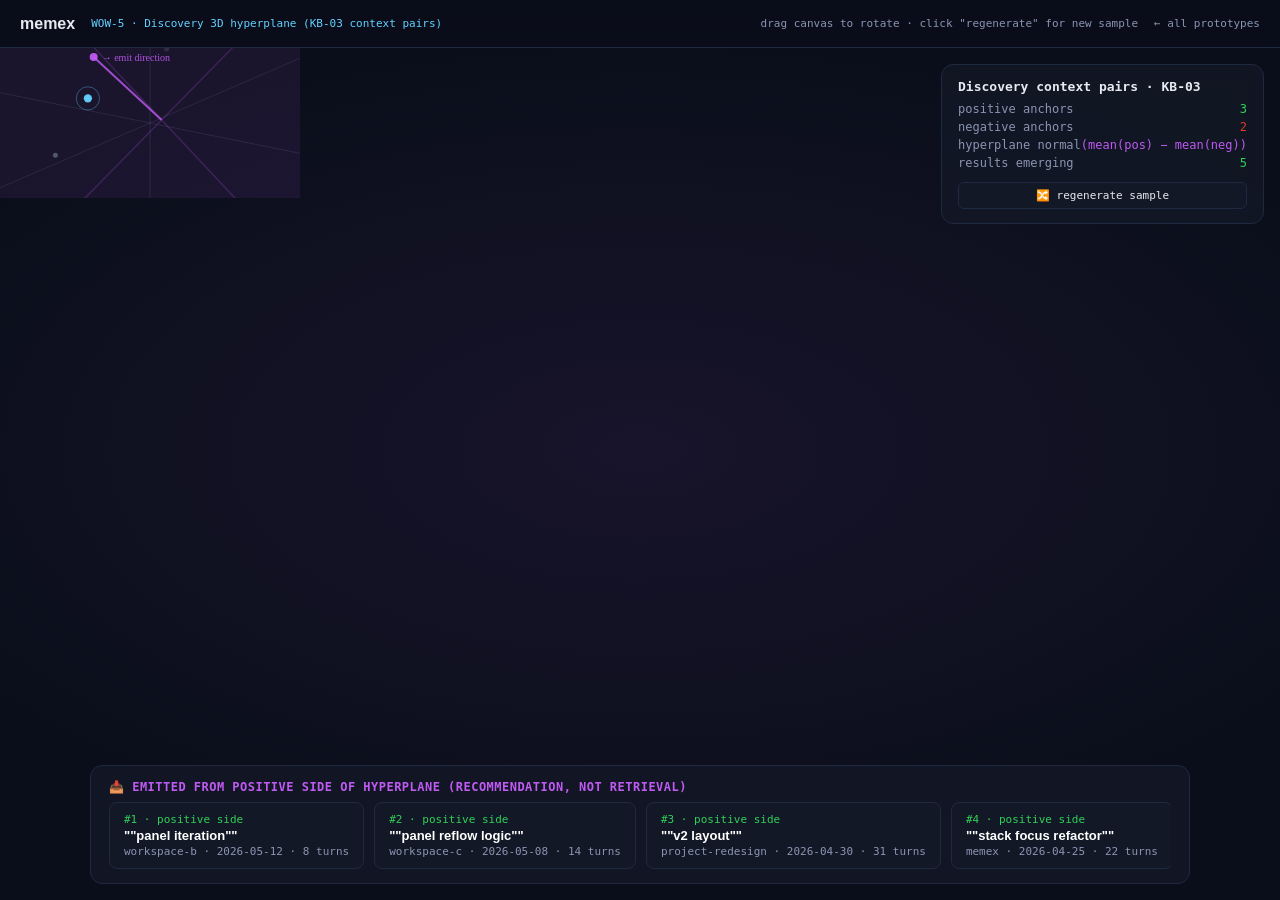
<file: claudedocs/prototypes/wow-5-discovery-splash.html>
<!doctype html>
<html lang="ko">
<head>
<meta charset="utf-8" />
<meta name="viewport" content="width=device-width, initial-scale=1" />
<meta name="color-scheme" content="dark" />
<title>WOW-5 · Discovery 3D Hyperplane Splash (prototype)</title>
<style>
  :root {
    --bg: #0a0e1a; --bg-elev: #131826; --border: #1f2940;
    --fg: #e8eaf1; --fg-muted: #8b95b3;
    --accent: #dc382d; --accent-2: #bf5af2; --accent-3: #30d158;
    --accent-4: #ffd60a; --accent-5: #64d2ff;
    --mono: "JetBrains Mono","SF Mono",Menlo,Consolas,monospace;
  }
  * { box-sizing: border-box; }
  body {
    margin: 0; min-height: 100vh; overflow: hidden;
    background:
      radial-gradient(1400px 700px at 50% 50%, rgba(191,90,242,.08), transparent 60%),
      var(--bg);
    color: var(--fg); font-family: -apple-system, "Inter", sans-serif;
  }
  .topbar {
    position: fixed; top: 0; left: 0; right: 0; height: 48px; padding: 0 20px;
    display: flex; align-items: center; gap: 16px;
    background: rgba(10,14,26,.7); backdrop-filter: blur(10px);
    border-bottom: 1px solid var(--border); z-index: 10;
  }
  .topbar .brand { font-weight: 700; }
  .topbar .brand span { color: var(--accent); }
  .topbar .num { font-family: var(--mono); font-size: 11px; color: var(--accent-5); }
  .topbar .hint { margin-left: auto; font-family: var(--mono); font-size: 11px; color: var(--fg-muted); }
  .topbar a { color: var(--fg-muted); text-decoration: none; font-family: var(--mono); font-size: 11px; }

  #scene { position: absolute; inset: 48px 0 0; cursor: grab; }
  #scene:active { cursor: grabbing; }

  .controls {
    position: fixed; top: 64px; right: 16px; z-index: 5;
    background: rgba(19,24,38,.85); backdrop-filter: blur(10px);
    border: 1px solid var(--border); border-radius: 12px;
    padding: 14px 16px; font-family: var(--mono); font-size: 12px;
    color: var(--fg-muted); min-width: 240px;
  }
  .controls h3 { margin: 0 0 8px; font-size: 13px; color: var(--fg); font-family: inherit; }
  .controls .row { display: flex; justify-content: space-between; margin: 4px 0; }
  .controls .row .label { color: var(--accent-3); }
  .controls .row .label.neg { color: var(--accent); }
  .controls button {
    background: var(--bg-elev); border: 1px solid var(--border); color: var(--fg);
    padding: 6px 12px; border-radius: 6px; cursor: pointer;
    font-family: var(--mono); font-size: 11px;
    width: 100%; margin-top: 8px;
  }
  .controls button:hover { border-color: var(--accent-5); color: var(--accent-5); }

  .results-panel {
    position: fixed; bottom: 16px; left: 16px; right: 16px; max-width: 1100px; margin: 0 auto;
    background: rgba(19,24,38,.9); backdrop-filter: blur(12px);
    border: 1px solid var(--border); border-radius: 12px;
    padding: 14px 18px;
    z-index: 5;
  }
  .results-panel h4 { margin: 0 0 8px; font-size: 12px; color: var(--accent-2); text-transform: uppercase; letter-spacing: .04em; font-family: var(--mono); font-weight: 600; }
  .results-cards { display: flex; gap: 10px; overflow-x: auto; }
  .res-card {
    flex-shrink: 0; min-width: 200px;
    background: var(--bg-elev); border: 1px solid var(--border); border-radius: 8px;
    padding: 10px 14px;
  }
  .res-card .rank { font-family: var(--mono); font-size: 11px; color: var(--accent-3); }
  .res-card .title { font-size: 13px; font-weight: 600; color: #fff; margin: 2px 0; }
  .res-card .meta { font-family: var(--mono); font-size: 11px; color: var(--fg-muted); }
  .res-card.emerging {
    animation: emerge .6s cubic-bezier(.22,.61,.36,1) backwards;
  }
  @keyframes emerge {
    0% { transform: translateY(40px); opacity: 0; }
    100% { transform: translateY(0); opacity: 1; }
  }
</style>
</head>
<body>

<div class="topbar">
  <span class="brand">memex</span>
  <span class="num">WOW-5 · Discovery 3D hyperplane (KB-03 context pairs)</span>
  <span class="hint">drag canvas to rotate · click "regenerate" for new sample</span>
  <a href="index.html">← all prototypes</a>
</div>

<canvas id="scene"></canvas>

<div class="controls">
  <h3>Discovery context pairs · KB-03</h3>
  <div class="row"><span>positive anchors</span><span class="label" id="pos-count">3</span></div>
  <div class="row"><span>negative anchors</span><span class="label neg" id="neg-count">2</span></div>
  <div class="row"><span>hyperplane normal</span><span style="color:var(--accent-2)">(mean(pos) − mean(neg))</span></div>
  <div class="row"><span>results emerging</span><span style="color:var(--accent-3)" id="results-count">5</span></div>
  <button id="regen">🔀 regenerate sample</button>
</div>

<div class="results-panel">
  <h4>📥 emitted from positive side of hyperplane (recommendation, not retrieval)</h4>
  <div class="results-cards" id="results"></div>
</div>

<script>
const canvas = document.getElementById('scene');
const ctx = canvas.getContext('2d');

function resize() {
  canvas.width = canvas.offsetWidth * devicePixelRatio;
  canvas.height = canvas.offsetHeight * devicePixelRatio;
  canvas.style.width = canvas.offsetWidth + 'px';
  canvas.style.height = canvas.offsetHeight + 'px';
  ctx.scale(devicePixelRatio, devicePixelRatio);
}
window.addEventListener('resize', resize); resize();

// 3D state
let rotY = 0.6, rotX = 0.3;
let dragging = false, lx = 0, ly = 0;
canvas.addEventListener('mousedown', e => { dragging = true; lx = e.clientX; ly = e.clientY; });
window.addEventListener('mouseup', () => dragging = false);
window.addEventListener('mousemove', e => {
  if (!dragging) return;
  rotY += (e.clientX - lx) * 0.006;
  rotX += (e.clientY - ly) * 0.006;
  rotX = Math.max(-1.2, Math.min(1.2, rotX));
  lx = e.clientX; ly = e.clientY;
});

function project(x, y, z, zoom = 200) {
  const cy = Math.cos(rotY), sy = Math.sin(rotY);
  const cx = Math.cos(rotX), sx = Math.sin(rotX);
  let x1 = x * cy + z * sy, z1 = -x * sy + z * cy;
  let y1 = y * cx - z1 * sx, z2 = y * sx + z1 * cx;
  const W = canvas.offsetWidth / 2;
  const H = canvas.offsetHeight / 2;
  return { x: W + x1 * zoom, y: H + y1 * zoom, z: z2 };
}

// fake anchors (positives/negatives) + corpus + emerged results
let positives, negatives, planeOrigin, planeNormal, planeBasis1, planeBasis2, corpus, emerged;

function randomVec(scale = 1, offset = [0,0,0]) {
  return [
    (Math.random() - 0.5) * 2 * scale + offset[0],
    (Math.random() - 0.5) * 2 * scale + offset[1],
    (Math.random() - 0.5) * 2 * scale + offset[2],
  ];
}

function generate() {
  positives = [
    randomVec(0.4, [-1.0, -0.6, 0.5]),
    randomVec(0.4, [-1.1, -0.4, 0.3]),
    randomVec(0.4, [-0.9, -0.7, 0.4]),
  ];
  negatives = [
    randomVec(0.4, [ 1.0,  0.6,-0.4]),
    randomVec(0.4, [ 1.1,  0.5,-0.5]),
  ];
  // hyperplane = mean(pos) and normal = mean(pos)-mean(neg)
  const meanPos = mean(positives), meanNeg = mean(negatives);
  planeOrigin = mid(meanPos, meanNeg);
  planeNormal = norm(sub(meanPos, meanNeg));
  // construct two basis vectors in the plane (perpendicular to normal)
  const u = norm(cross(planeNormal, [0,1,0]));
  const v = cross(planeNormal, u);
  planeBasis1 = u; planeBasis2 = v;
  // corpus = many points
  corpus = [];
  for (let i = 0; i < 40; i++) {
    corpus.push(randomVec(2.0, [0, 0, 0]));
  }
  // emerged = top 5 on positive side
  const ranked = corpus.map(p => ({
    p, score: dot(sub(p, planeOrigin), planeNormal)
  })).sort((a,b) => b.score - a.score);
  emerged = ranked.slice(0, 5).map(r => r.p);
  document.getElementById('pos-count').textContent = positives.length;
  document.getElementById('neg-count').textContent = negatives.length;
  document.getElementById('results-count').textContent = emerged.length;
  renderResults();
}
function sub(a, b) { return [a[0]-b[0], a[1]-b[1], a[2]-b[2]]; }
function dot(a, b) { return a[0]*b[0]+a[1]*b[1]+a[2]*b[2]; }
function cross(a, b) { return [a[1]*b[2]-a[2]*b[1], a[2]*b[0]-a[0]*b[2], a[0]*b[1]-a[1]*b[0]]; }
function len(a) { return Math.sqrt(dot(a,a)); }
function norm(a) { const l = len(a) || 1; return [a[0]/l, a[1]/l, a[2]/l]; }
function add(a, b) { return [a[0]+b[0], a[1]+b[1], a[2]+b[2]]; }
function mul(a, s) { return [a[0]*s, a[1]*s, a[2]*s]; }
function mean(arr) { const s = arr.reduce((a,b) => add(a,b), [0,0,0]); return mul(s, 1/arr.length); }
function mid(a, b) { return mul(add(a, b), 0.5); }

const fakeResults = [
  { title: 'workspace-b · "panel iteration"', meta: '2026-05-12 · 8 turns' },
  { title: 'workspace-c · "panel reflow logic"', meta: '2026-05-08 · 14 turns' },
  { title: 'project-redesign · "v2 layout"', meta: '2026-04-30 · 31 turns' },
  { title: 'memex · "stack focus refactor"', meta: '2026-04-25 · 22 turns' },
  { title: 'workspace-a · "card grid"', meta: '2026-04-20 · 6 turns' },
];

function renderResults() {
  const root = document.getElementById('results');
  root.innerHTML = '';
  fakeResults.forEach((r, i) => {
    const c = document.createElement('div');
    c.className = 'res-card emerging';
    c.style.animationDelay = (i * 0.1) + 's';
    c.innerHTML = `
      <div class="rank">#${i+1} · positive side</div>
      <div class="title">"${r.title.split(' · ')[1]}"</div>
      <div class="meta">${r.title.split(' · ')[0]} · ${r.meta}</div>
    `;
    root.appendChild(c);
  });
}

document.getElementById('regen').addEventListener('click', generate);

generate();

let frame = 0;
function draw() {
  const W = canvas.offsetWidth, H = canvas.offsetHeight;
  ctx.clearRect(0, 0, W, H);

  // axes (subtle)
  ctx.strokeStyle = 'rgba(139,149,179,0.15)';
  ctx.lineWidth = 1;
  const O = project(0, 0, 0);
  ['X','Y','Z'].forEach((ax, i) => {
    const p1 = project(...['X','Y','Z'].map((_, j) => j === i ? -1.6 : 0));
    const p2 = project(...['X','Y','Z'].map((_, j) => j === i ?  1.6 : 0));
    ctx.beginPath(); ctx.moveTo(p1.x, p1.y); ctx.lineTo(p2.x, p2.y); ctx.stroke();
  });

  // draw plane as wireframe quad
  const size = 1.6;
  const corners = [
    add(add(planeOrigin, mul(planeBasis1,  size)), mul(planeBasis2,  size)),
    add(add(planeOrigin, mul(planeBasis1, -size)), mul(planeBasis2,  size)),
    add(add(planeOrigin, mul(planeBasis1, -size)), mul(planeBasis2, -size)),
    add(add(planeOrigin, mul(planeBasis1,  size)), mul(planeBasis2, -size)),
  ].map(p => project(...p));
  ctx.fillStyle = `rgba(191,90,242,${0.06 + 0.04 * Math.sin(frame * 0.04)})`;
  ctx.strokeStyle = 'rgba(191,90,242,0.5)';
  ctx.lineWidth = 1.5;
  ctx.beginPath();
  ctx.moveTo(corners[0].x, corners[0].y);
  for (let i = 1; i < corners.length; i++) ctx.lineTo(corners[i].x, corners[i].y);
  ctx.closePath(); ctx.fill(); ctx.stroke();
  // diagonal lines
  ctx.beginPath();
  ctx.moveTo(corners[0].x, corners[0].y); ctx.lineTo(corners[2].x, corners[2].y);
  ctx.moveTo(corners[1].x, corners[1].y); ctx.lineTo(corners[3].x, corners[3].y);
  ctx.strokeStyle = 'rgba(191,90,242,0.2)'; ctx.stroke();

  // plane label
  const planeLabel = project(...add(planeOrigin, mul(planeBasis2, size * 1.1)));
  ctx.font = '11px "JetBrains Mono"';
  ctx.fillStyle = 'rgba(191,90,242,0.85)';
  ctx.textAlign = 'center';
  ctx.fillText('hyperplane · (mean(pos) − mean(neg))', planeLabel.x, planeLabel.y);

  // corpus nodes (gray, dim)
  corpus.forEach(p => {
    const pr = project(...p);
    const inFront = pr.z > 0;
    ctx.fillStyle = inFront ? 'rgba(139,149,179,0.5)' : 'rgba(139,149,179,0.2)';
    ctx.beginPath(); ctx.arc(pr.x, pr.y, 2.5, 0, Math.PI*2); ctx.fill();
  });

  // positive anchors (green)
  positives.forEach(p => {
    const pr = project(...p);
    ctx.fillStyle = 'rgba(48,209,88,0.95)';
    ctx.beginPath(); ctx.arc(pr.x, pr.y, 6, 0, Math.PI*2); ctx.fill();
    ctx.strokeStyle = 'rgba(48,209,88,0.4)';
    ctx.beginPath(); ctx.arc(pr.x, pr.y, 12, 0, Math.PI*2); ctx.stroke();
    ctx.font = '10px "JetBrains Mono"'; ctx.fillStyle = '#30d158'; ctx.textAlign = 'left';
    ctx.fillText('+ positive', pr.x + 10, pr.y + 4);
  });

  // negative anchors (red)
  negatives.forEach(p => {
    const pr = project(...p);
    ctx.fillStyle = 'rgba(220,56,45,0.95)';
    ctx.beginPath(); ctx.arc(pr.x, pr.y, 6, 0, Math.PI*2); ctx.fill();
    ctx.strokeStyle = 'rgba(220,56,45,0.4)';
    ctx.beginPath(); ctx.arc(pr.x, pr.y, 12, 0, Math.PI*2); ctx.stroke();
    ctx.font = '10px "JetBrains Mono"'; ctx.fillStyle = '#dc382d'; ctx.textAlign = 'left';
    ctx.fillText('− negative', pr.x + 10, pr.y + 4);
  });

  // emerged results (cyan, with arrow to result panel direction)
  emerged.forEach((p, i) => {
    const pr = project(...p);
    const pulse = 1 + 0.2 * Math.sin(frame * 0.06 + i * 0.4);
    ctx.fillStyle = 'rgba(100,210,255,0.95)';
    ctx.beginPath(); ctx.arc(pr.x, pr.y, 5 * pulse, 0, Math.PI*2); ctx.fill();
    ctx.strokeStyle = 'rgba(100,210,255,0.35)';
    ctx.lineWidth = 1;
    ctx.beginPath(); ctx.arc(pr.x, pr.y, 14 * pulse, 0, Math.PI*2); ctx.stroke();
  });

  // pair lines (positive→positive and negative→negative drawn as dashed)
  ctx.setLineDash([3, 4]);
  for (let i = 0; i < positives.length - 1; i++) {
    const a = project(...positives[i]); const b = project(...positives[i+1]);
    ctx.strokeStyle = 'rgba(48,209,88,0.4)'; ctx.lineWidth = 1;
    ctx.beginPath(); ctx.moveTo(a.x, a.y); ctx.lineTo(b.x, b.y); ctx.stroke();
  }
  for (let i = 0; i < negatives.length - 1; i++) {
    const a = project(...negatives[i]); const b = project(...negatives[i+1]);
    ctx.strokeStyle = 'rgba(220,56,45,0.4)'; ctx.lineWidth = 1;
    ctx.beginPath(); ctx.moveTo(a.x, a.y); ctx.lineTo(b.x, b.y); ctx.stroke();
  }
  ctx.setLineDash([]);

  // normal arrow (visualize direction)
  const arrowEnd = project(...add(planeOrigin, mul(planeNormal, 0.6)));
  const arrowStart = project(...planeOrigin);
  ctx.strokeStyle = 'rgba(191,90,242,0.8)'; ctx.lineWidth = 2;
  ctx.beginPath(); ctx.moveTo(arrowStart.x, arrowStart.y); ctx.lineTo(arrowEnd.x, arrowEnd.y); ctx.stroke();
  ctx.fillStyle = 'rgba(191,90,242,0.95)';
  ctx.beginPath();
  ctx.arc(arrowEnd.x, arrowEnd.y, 4, 0, Math.PI*2); ctx.fill();
  ctx.font = '10px "JetBrains Mono"'; ctx.fillStyle = 'rgba(191,90,242,0.9)';
  ctx.textAlign = 'left';
  ctx.fillText('→ emit direction', arrowEnd.x + 8, arrowEnd.y + 4);

  frame++;
  requestAnimationFrame(draw);
}
draw();
</script>

</body>
</html>
</file>
